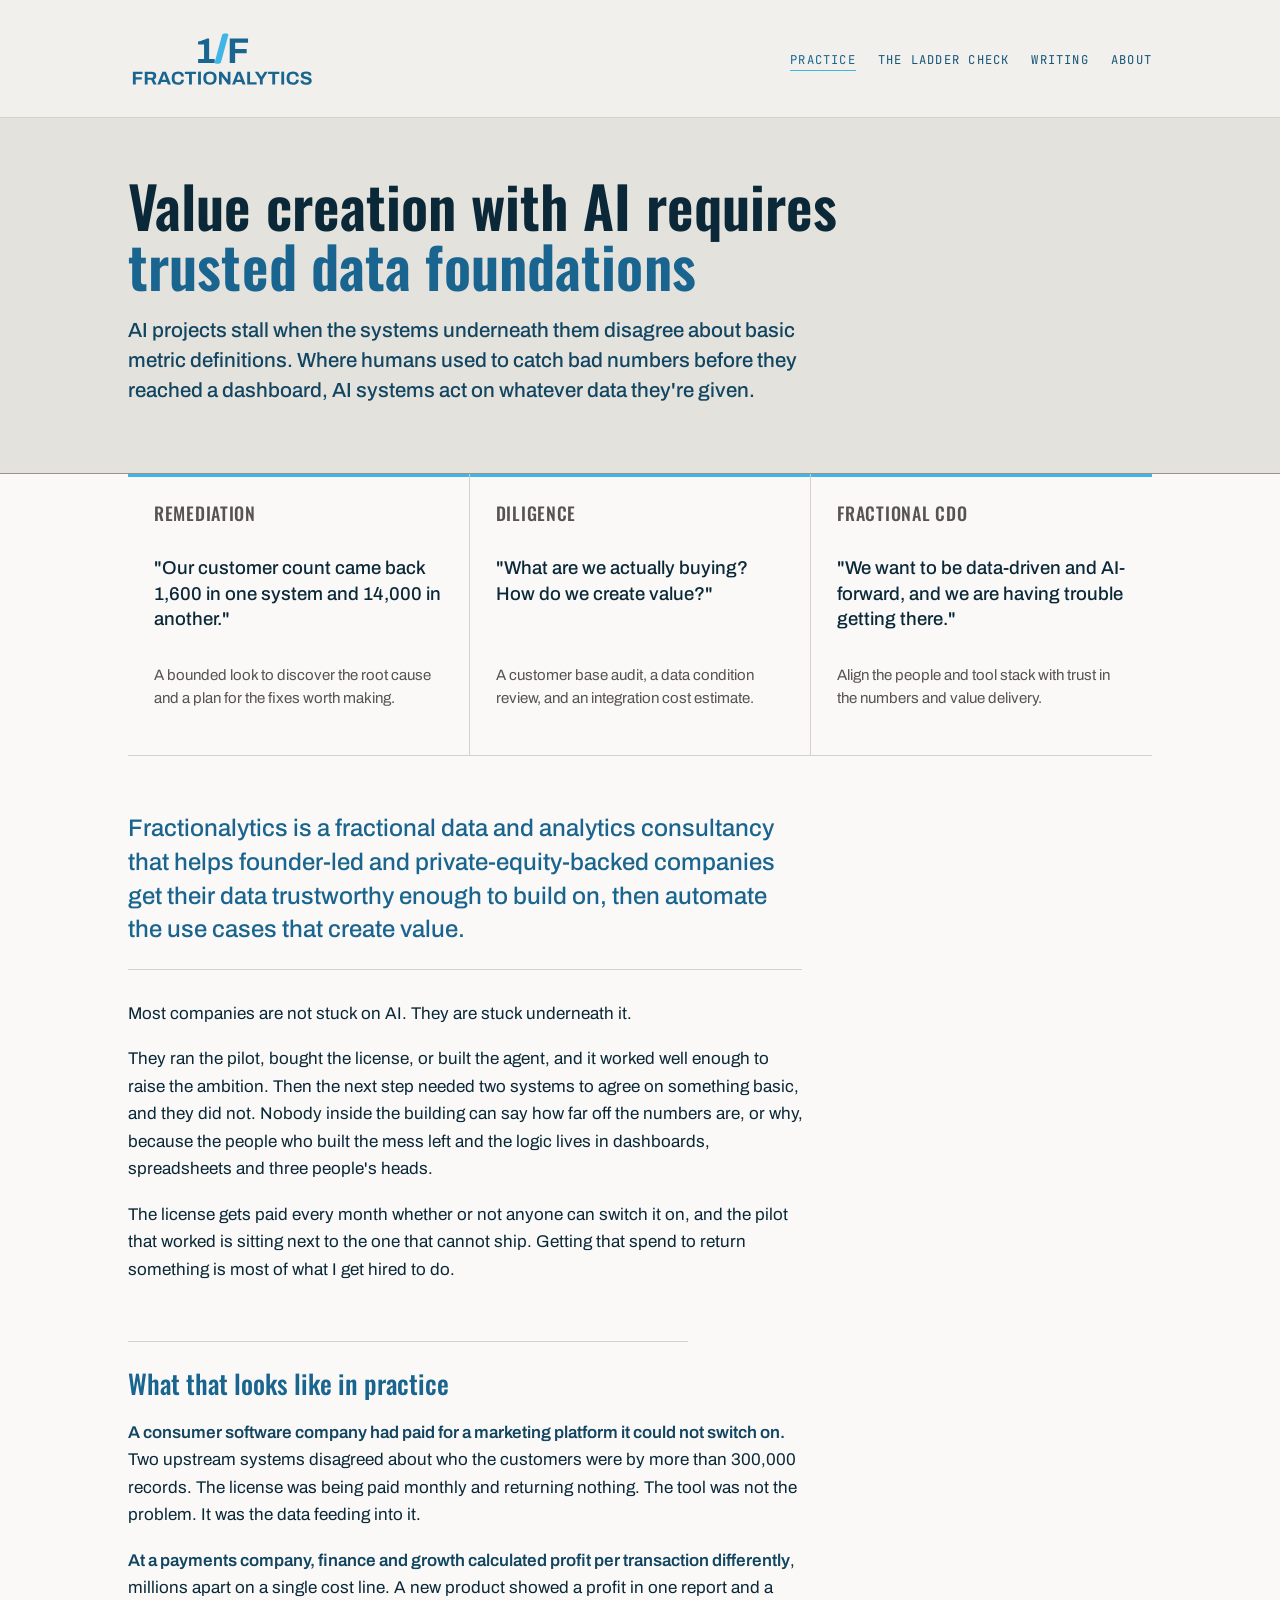
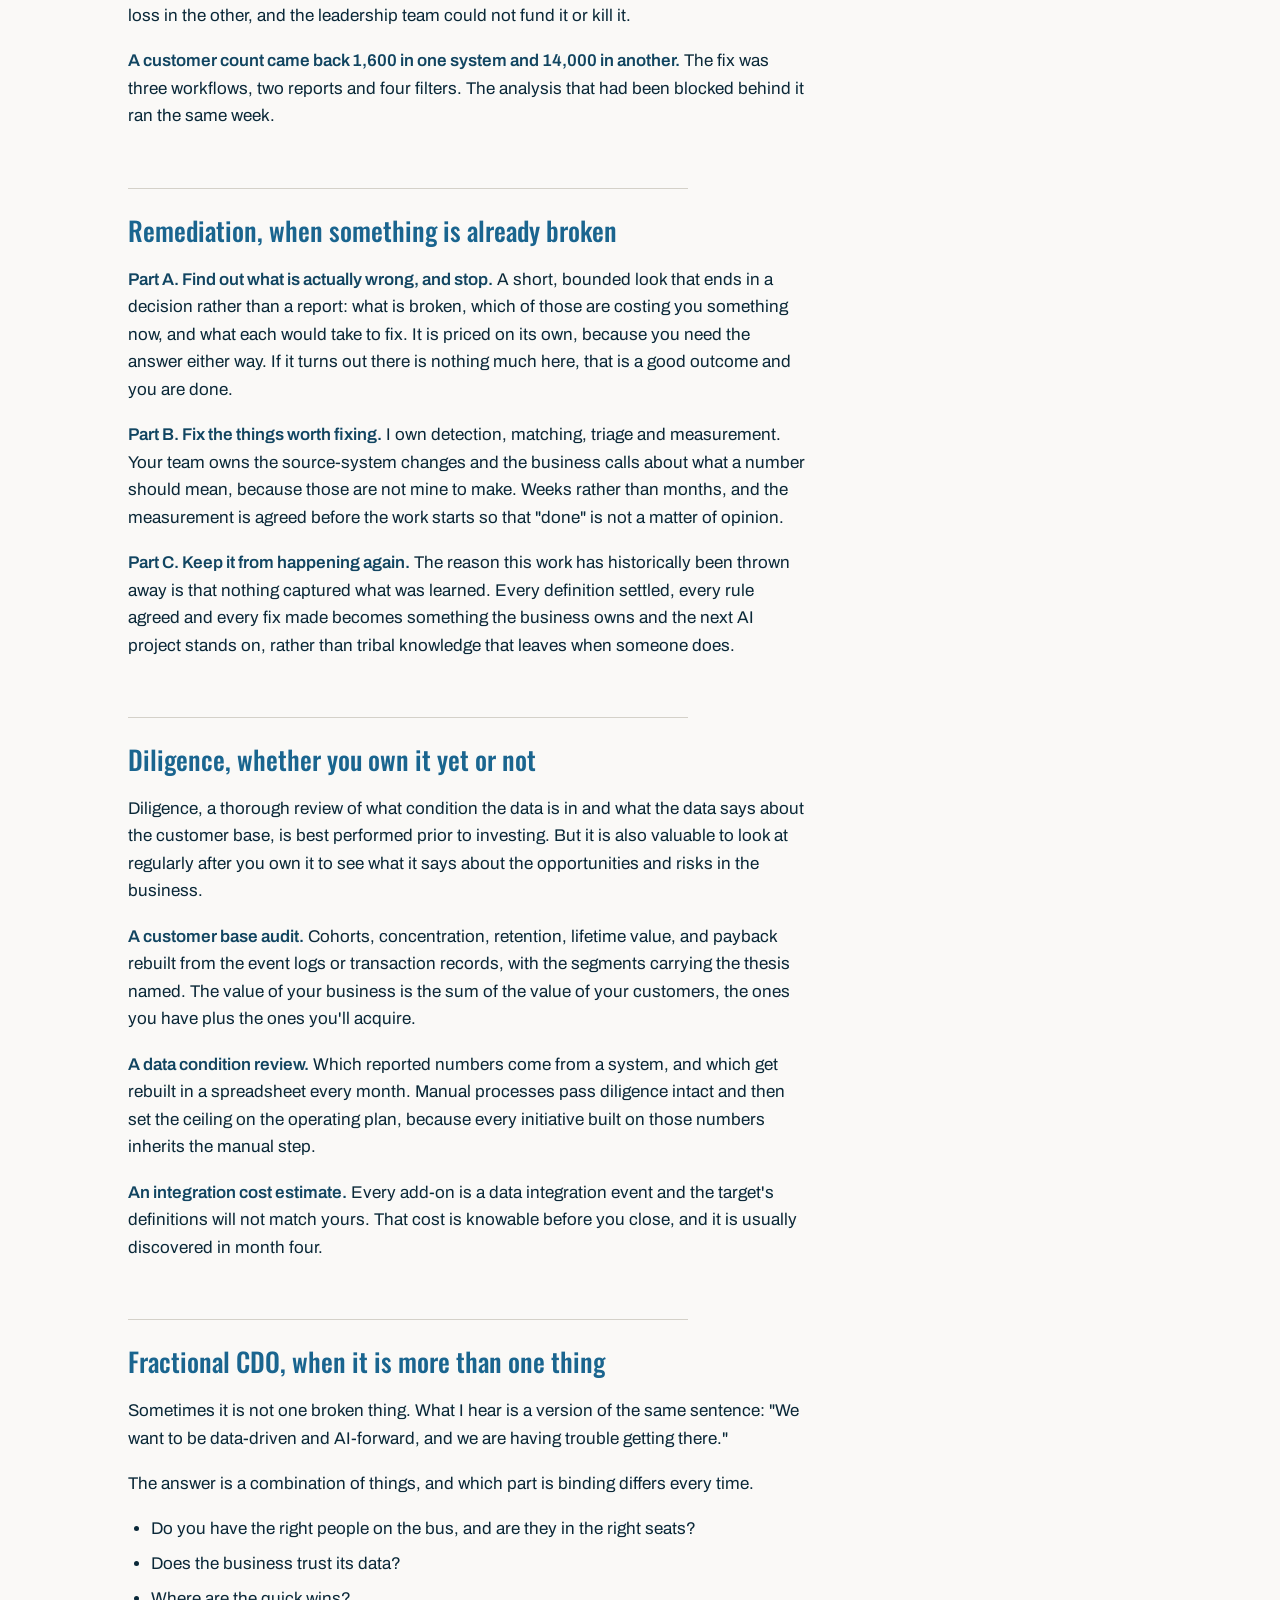
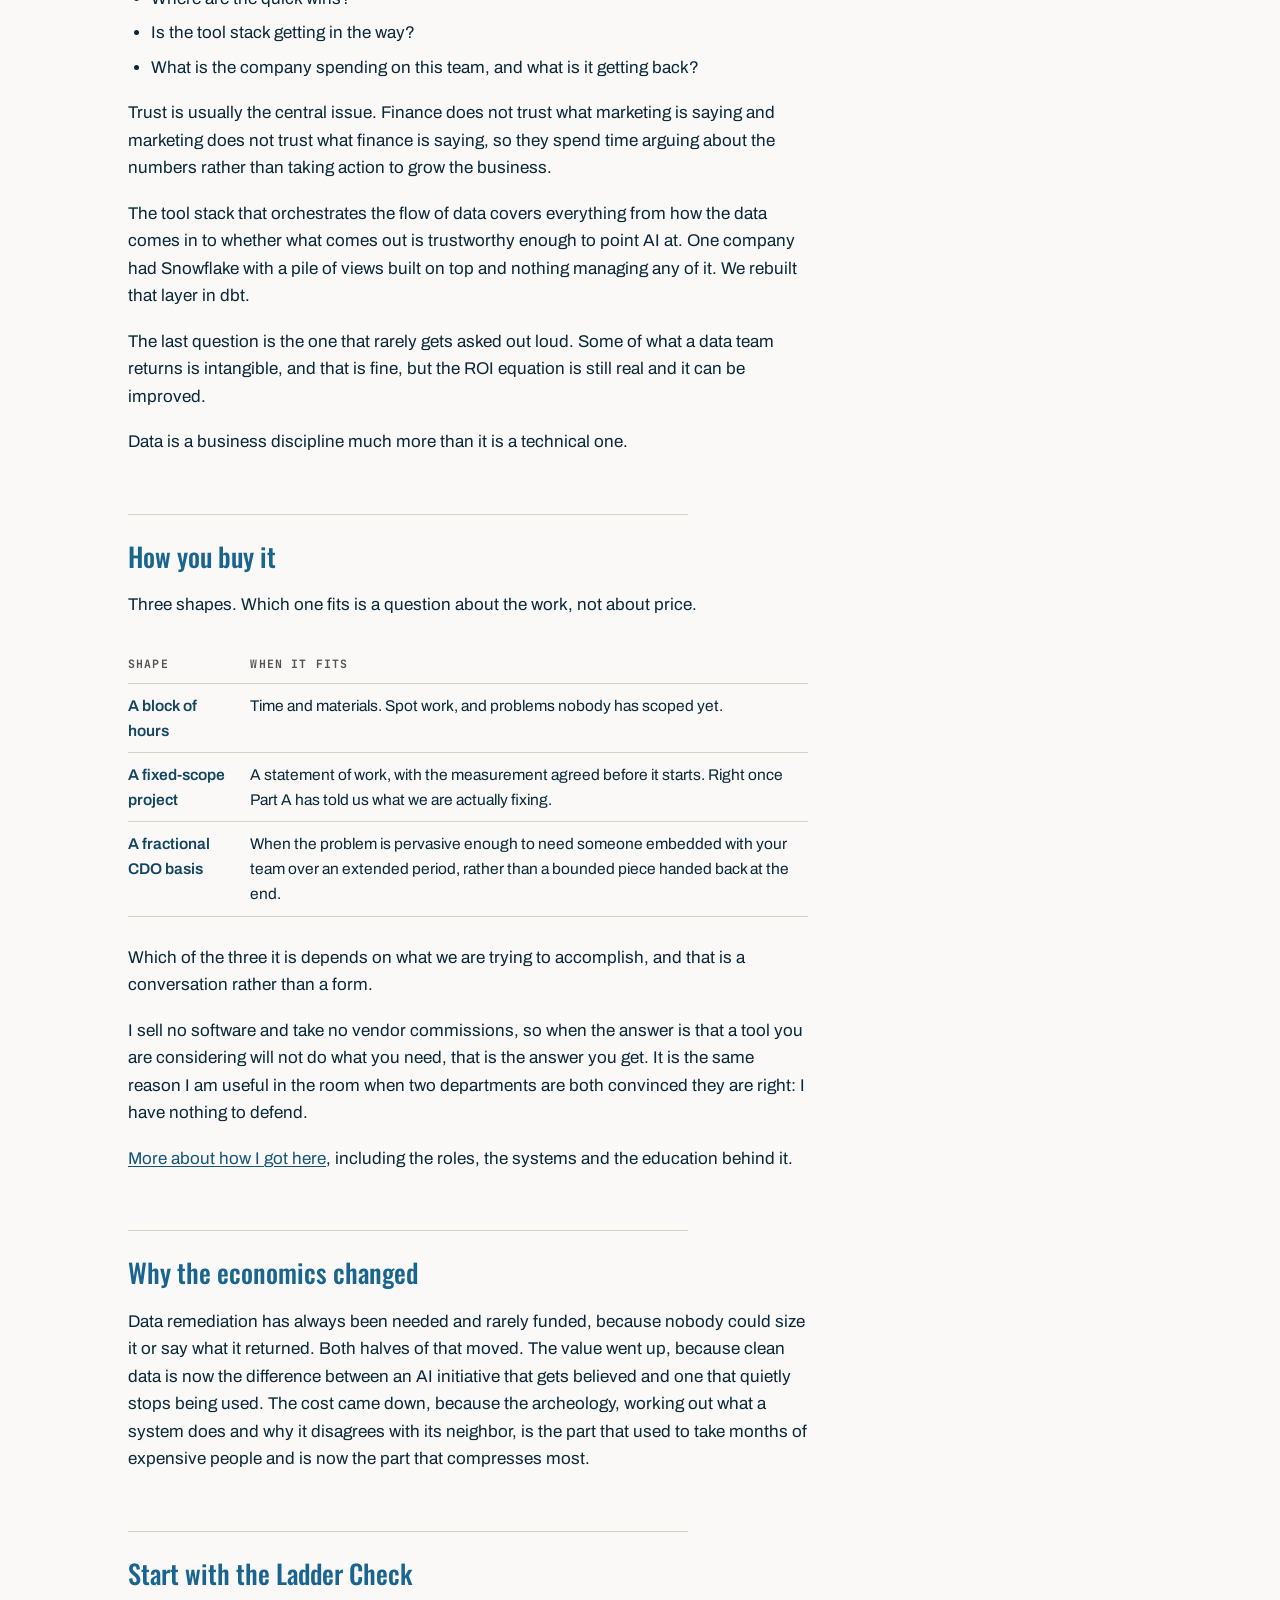
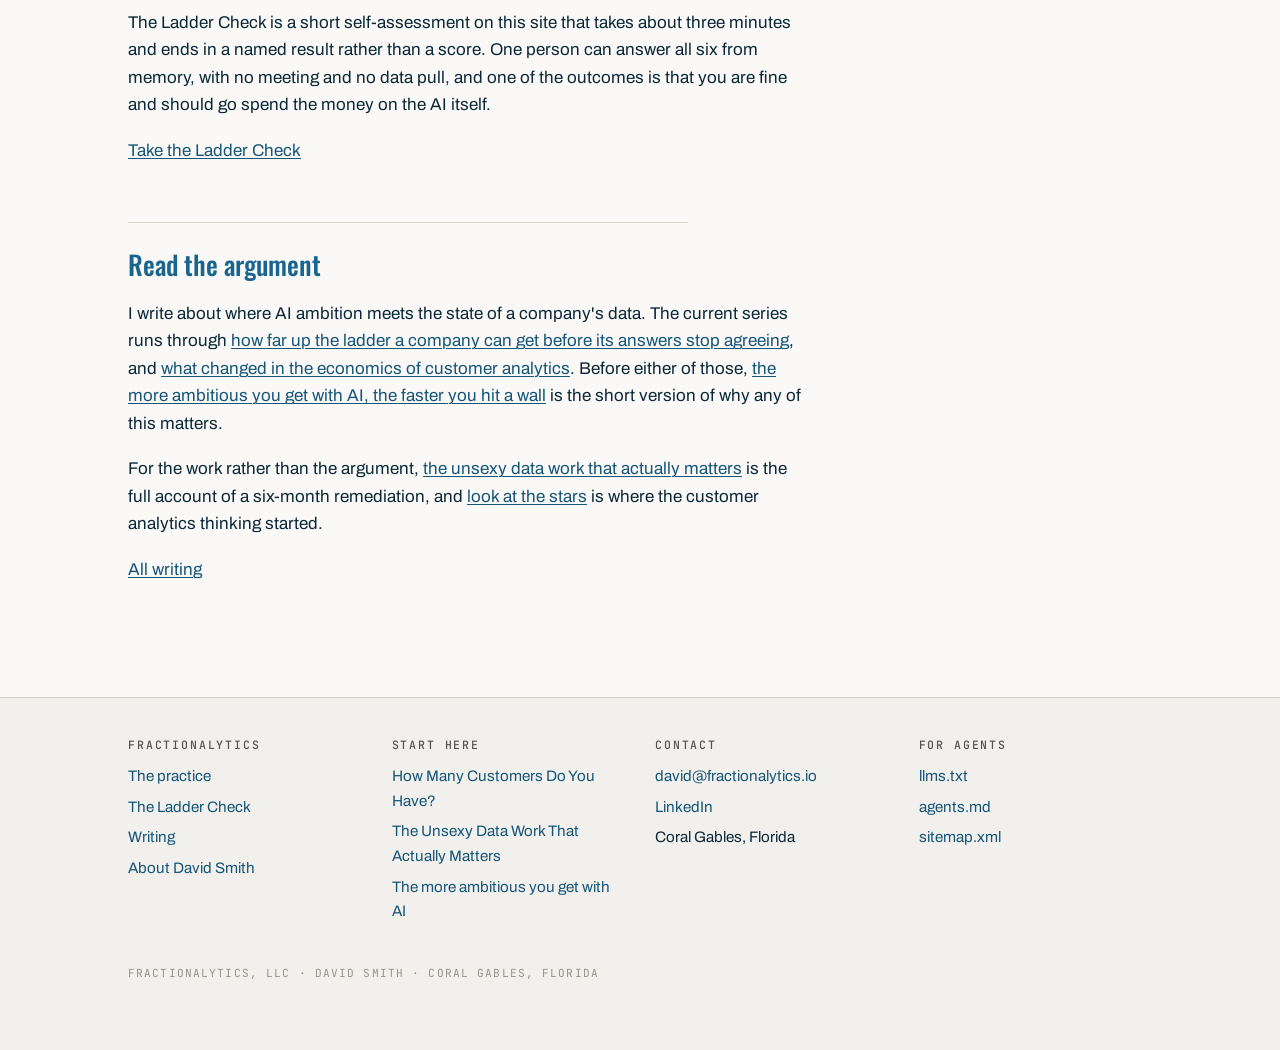
<file: index.html>
<!DOCTYPE html>
<html lang="en">
<head>
<meta charset="utf-8">
<meta name="viewport" content="width=device-width, initial-scale=1">
<title>Fractionalytics: AI strategy and the data foundation under it</title>
<meta name="description" content="Fractional CDO work for companies stuck past the pilot: AI strategy, the data foundation under it, and the systems to run it. David Smith, Coral Gables.">
<meta name="author" content="David Smith">
<meta name="robots" content="index, follow, max-snippet:-1, max-image-preview:large, max-video-preview:-1">
<link rel="canonical" href="https://fractionalytics.io/">
<meta property="og:type" content="website">
<meta property="og:site_name" content="Fractionalytics">
<meta property="og:locale" content="en_US">
<meta property="og:url" content="https://fractionalytics.io/">
<meta property="og:title" content="Fractionalytics: AI strategy and the data foundation under it">
<meta property="og:description" content="Fractional CDO work for companies stuck past the pilot: AI strategy, the data foundation under it, and the systems to run it. David Smith, Coral Gables.">
<meta property="og:image" content="https://fractionalytics.io/og-card-2026-07.png">
<meta property="og:image:width" content="2400">
<meta property="og:image:height" content="1260">
<meta property="og:image:alt" content="Fractionalytics: AI strategy, the data beneath it, and the systems to run it">
<meta name="twitter:card" content="summary_large_image">
<meta name="twitter:title" content="Fractionalytics: AI strategy and the data foundation under it">
<meta name="twitter:description" content="Fractional CDO work for companies stuck past the pilot: AI strategy, the data foundation under it, and the systems to run it. David Smith, Coral Gables.">
<meta name="twitter:image" content="https://fractionalytics.io/og-card-2026-07.png">
<link rel="icon" href="/favicon.svg" type="image/svg+xml">
<link rel="preconnect" href="https://fonts.googleapis.com">
<link rel="preconnect" href="https://fonts.gstatic.com" crossorigin>
<link rel="stylesheet" href="https://fonts.googleapis.com/css2?family=Oswald:wght@400;500;600&family=Archivo:wght@400;500;600&family=JetBrains+Mono:wght@400;500&display=swap">
<link rel="stylesheet" href="/styles.css?v=1cb3b368">
<link rel="sitemap" type="application/xml" href="/sitemap.xml">
<link rel="alternate" type="text/plain" href="/llms.txt" title="llms.txt">
<script type="application/ld+json">{"@context":"https://schema.org","@graph":[{"@type":"WebSite","@id":"https://fractionalytics.io/#website","url":"https://fractionalytics.io/","name":"Fractionalytics","description":"AI strategy, the data beneath it, and the systems to run it.","inLanguage":"en-US","publisher":{"@id":"https://fractionalytics.io/#organization"},"copyrightHolder":{"@id":"https://fractionalytics.io/#organization"}},{"@type":"ProfessionalService","@id":"https://fractionalytics.io/#organization","name":"Fractionalytics, LLC","alternateName":"Fractionalytics","url":"https://fractionalytics.io/","logo":{"@type":"ImageObject","url":"https://fractionalytics.io/logo-stack.svg","caption":"Fractionalytics"},"image":"https://fractionalytics.io/og-card-2026-07.png","email":"david@fractionalytics.io","slogan":"AI strategy, the data beneath it, and the systems to run it","description":"Fractional Chief Data Officer practice. Data strategy, foundations, remediation and customer analytics for companies moving on AI, whose ambitions have outrun the state of their data.","founder":{"@id":"https://fractionalytics.io/#david-smith"},"employee":{"@id":"https://fractionalytics.io/#david-smith"},"address":{"@type":"PostalAddress","addressLocality":"Coral Gables","addressRegion":"FL","addressCountry":"US"},"areaServed":[{"@type":"Country","name":"United States"},{"@type":"Place","name":"Latin America"},{"@type":"Place","name":"Europe"}],"knowsAbout":["AI readiness","Data strategy","Data foundations","Data remediation","Data quality","Entity resolution","Identity resolution","Fractional Chief Data Officer","Customer analytics","Customer lifetime value","Cohort analysis","Data diligence","Customer data platforms","Modern data stack","dbt","Snowflake","Databricks","BigQuery"],"sameAs":["https://www.linkedin.com/in/dksmith01/"]},{"@type":"Person","@id":"https://fractionalytics.io/#david-smith","name":"David Smith","givenName":"David","familyName":"Smith","jobTitle":"Fractional Chief Data Officer","description":"Fractional Chief Data Officer. Sets AI strategy with leadership teams, builds the data and systems underneath it, and ships the highest-leverage pieces.","url":"https://fractionalytics.io/about/","email":"david@fractionalytics.io","worksFor":{"@id":"https://fractionalytics.io/#organization"},"homeLocation":{"@type":"Place","name":"Coral Gables, Florida"},"alumniOf":[{"@type":"CollegeOrUniversity","name":"The Wharton School, University of Pennsylvania"},{"@type":"CollegeOrUniversity","name":"Rice University"}],"knowsLanguage":["en","es"],"knowsAbout":["AI readiness","Data strategy","Data foundations","Data remediation","Data quality","Entity resolution","Identity resolution","Fractional Chief Data Officer","Customer analytics","Customer lifetime value","Cohort analysis","Data diligence","Customer data platforms","Modern data stack","dbt","Snowflake","Databricks","BigQuery"],"sameAs":["https://www.linkedin.com/in/dksmith01/","https://www.youtube.com/watch?v=DdW_h7ugRhg"]},{"@type":"WebPage","@id":"https://fractionalytics.io/#webpage","url":"https://fractionalytics.io/","name":"Fractionalytics: AI strategy and the data foundation under it","description":"Fractional CDO work for companies stuck past the pilot: AI strategy, the data foundation under it, and the systems to run it. David Smith, Coral Gables.","isPartOf":{"@id":"https://fractionalytics.io/#website"},"about":{"@id":"https://fractionalytics.io/#organization"},"primaryImageOfPage":"https://fractionalytics.io/og-card-2026-07.png","inLanguage":"en-US","datePublished":"2026-06-17","dateModified":"2026-08-21"}]}</script>
</head>
<body>
<a class="skip-link" href="#main">Skip to content</a>
<header class="masthead">
<div class="masthead-inner">
<a href="/" aria-label="Fractionalytics home"><img class="logo" src="/logo-stack.svg" alt="Fractionalytics" width="327" height="102"></a>
<nav class="sitenav" aria-label="Primary"><ul><li><a href="/" aria-current="page">Practice</a></li><li><a href="/diagnostic/">The Ladder Check</a></li><li><a href="/writing/">Writing</a></li><li><a href="/about/">About</a></li></ul></nav>
</div>
</header>
<main id="main" class="homemain">
<section class="hero">
<div class="wrap hero-inner">
<h1 class="stacked"><span class="tline tline-1">Value creation with AI requires</span>
<span class="tline tline-2">trusted data foundations</span></h1>
<p class="lede">AI projects stall when the systems underneath them disagree about basic metric definitions. Where humans used to catch bad numbers before they reached a dashboard, AI systems act on whatever data they're given.</p>
</div>
</section>
<div class="wrap">
<ul class="cards offerings">
<li>
<h2><a href="#remediation-when-something-is-already-broken">Remediation</a></h2>
<p class="offering-hook">"Our customer count came back 1,600 in one system and 14,000 in another."</p>
<p class="offering-shape">A bounded look to discover the root cause and a plan for the fixes worth making.</p>
</li>
<li>
<h2><a href="#diligence-own-it">Diligence</a></h2>
<p class="offering-hook">"What are we actually buying? How do we create value?"</p>
<p class="offering-shape">A customer base audit, a data condition review, and an integration cost estimate.</p>
</li>
<li>
<h2><a href="#fractional-cdo-section">Fractional CDO</a></h2>
<p class="offering-hook">"We want to be data-driven and AI-forward, and we are having trouble getting there."</p>
<p class="offering-shape">Align the people and tool stack with trust in the numbers and value delivery.</p>
</li>
</ul>
</div>
<div class="wrap homebody">
<p class="identity">Fractionalytics is a fractional data and analytics consultancy that helps founder-led and private-equity-backed companies get their data trustworthy enough to build on, then automate the use cases that create value.</p>
<div class="prose">
<p>Most companies are not stuck on AI. They are stuck underneath it.</p>
<p>They ran the pilot, bought the license, or built the agent, and it worked well enough to raise the ambition. Then the next step needed two systems to agree on something basic, and they did not. Nobody inside the building can say how far off the numbers are, or why, because the people who built the mess left and the logic lives in dashboards, spreadsheets and three people's heads.</p>
<p>The license gets paid every month whether or not anyone can switch it on, and the pilot that worked is sitting next to the one that cannot ship. Getting that spend to return something is most of what I get hired to do.</p>
<h2 id="what-that-looks-like-in-practice">What that looks like in practice</h2>
<p><strong>A consumer software company had paid for a marketing platform it could not switch on.</strong> Two upstream systems disagreed about who the customers were by more than 300,000 records. The license was being paid monthly and returning nothing. The tool was not the problem. It was the data feeding into it.</p>
<p><strong>At a payments company, finance and growth calculated profit per transaction differently</strong>, millions apart on a single cost line. A new product showed a profit in one report and a loss in the other, and the leadership team could not fund it or kill it.</p>
<p><strong>A customer count came back 1,600 in one system and 14,000 in another.</strong> The fix was three workflows, two reports and four filters. The analysis that had been blocked behind it ran the same week.</p>
<h2 id="remediation-when-something-is-already-broken">Remediation, when something is already broken</h2>
<p><strong>Part A. Find out what is actually wrong, and stop.</strong> A short, bounded look that ends in a decision rather than a report: what is broken, which of those are costing you something now, and what each would take to fix. It is priced on its own, because you need the answer either way. If it turns out there is nothing much here, that is a good outcome and you are done.</p>
<p><strong>Part B. Fix the things worth fixing.</strong> I own detection, matching, triage and measurement. Your team owns the source-system changes and the business calls about what a number should mean, because those are not mine to make. Weeks rather than months, and the measurement is agreed before the work starts so that "done" is not a matter of opinion.</p>
<p><strong>Part C. Keep it from happening again.</strong> The reason this work has historically been thrown away is that nothing captured what was learned. Every definition settled, every rule agreed and every fix made becomes something the business owns and the next AI project stands on, rather than tribal knowledge that leaves when someone does.</p>
<h2 id="diligence-own-it">Diligence, whether you own it yet or not</h2>
<p>Diligence, a thorough review of what condition the data is in and what the data says about the customer base, is best performed prior to investing. But it is also valuable to look at regularly after you own it to see what it says about the opportunities and risks in the business.</p>
<p><strong>A customer base audit.</strong> Cohorts, concentration, retention, lifetime value, and payback rebuilt from the event logs or transaction records, with the segments carrying the thesis named. The value of your business is the sum of the value of your customers, the ones you have plus the ones you'll acquire.</p>
<p><strong>A data condition review.</strong> Which reported numbers come from a system, and which get rebuilt in a spreadsheet every month. Manual processes pass diligence intact and then set the ceiling on the operating plan, because every initiative built on those numbers inherits the manual step.</p>
<p><strong>An integration cost estimate.</strong> Every add-on is a data integration event and the target's definitions will not match yours. That cost is knowable before you close, and it is usually discovered in month four.</p>
<h2 id="fractional-cdo-section">Fractional CDO, when it is more than one thing</h2>
<p>Sometimes it is not one broken thing. What I hear is a version of the same sentence: "We want to be data-driven and AI-forward, and we are having trouble getting there."</p>
<p>The answer is a combination of things, and which part is binding differs every time.</p>
<ul>
<li>Do you have the right people on the bus, and are they in the right seats?</li>
<li>Does the business trust its data?</li>
<li>Where are the quick wins?</li>
<li>Is the tool stack getting in the way?</li>
<li>What is the company spending on this team, and what is it getting back?</li>
</ul>
<p>Trust is usually the central issue. Finance does not trust what marketing is saying and marketing does not trust what finance is saying, so they spend time arguing about the numbers rather than taking action to grow the business.</p>
<p>The tool stack that orchestrates the flow of data covers everything from how the data comes in to whether what comes out is trustworthy enough to point AI at. One company had Snowflake with a pile of views built on top and nothing managing any of it. We rebuilt that layer in dbt.</p>
<p>The last question is the one that rarely gets asked out loud. Some of what a data team returns is intangible, and that is fine, but the ROI equation is still real and it can be improved.</p>
<p>Data is a business discipline much more than it is a technical one.</p>
<h2 id="how-you-buy-it">How you buy it</h2>
<p>Three shapes. Which one fits is a question about the work, not about price.</p>
<div class="table-scroll"><table>
<thead><tr><th scope="col">Shape</th><th scope="col">When it fits</th></tr></thead>
<tbody>
<tr><th scope="row"><strong>A block of hours</strong></th><td>Time and materials. Spot work, and problems nobody has scoped yet.</td></tr>
<tr><th scope="row"><strong>A fixed-scope project</strong></th><td>A statement of work, with the measurement agreed before it starts. Right once Part A has told us what we are actually fixing.</td></tr>
<tr><th scope="row"><strong>A fractional CDO basis</strong></th><td>When the problem is pervasive enough to need someone embedded with your team over an extended period, rather than a bounded piece handed back at the end.</td></tr>
</tbody>
</table></div>
<p>Which of the three it is depends on what we are trying to accomplish, and that is a conversation rather than a form.</p>
<p>I sell no software and take no vendor commissions, so when the answer is that a tool you are considering will not do what you need, that is the answer you get. It is the same reason I am useful in the room when two departments are both convinced they are right: I have nothing to defend.</p>
<p><a href="/about/">More about how I got here</a>, including the roles, the systems and the education behind it.</p>
<h2 id="why-the-economics-changed">Why the economics changed</h2>
<p>Data remediation has always been needed and rarely funded, because nobody could size it or say what it returned. Both halves of that moved. The value went up, because clean data is now the difference between an AI initiative that gets believed and one that quietly stops being used. The cost came down, because the archeology, working out what a system does and why it disagrees with its neighbor, is the part that used to take months of expensive people and is now the part that compresses most.</p>
<h2 id="start-with-the-ladder-check">Start with the Ladder Check</h2>
<p>The Ladder Check is a short self-assessment on this site that takes about three minutes and ends in a named result rather than a score. One person can answer all six from memory, with no meeting and no data pull, and one of the outcomes is that you are fine and should go spend the money on the AI itself.</p>
<p><a href="/diagnostic/">Take the Ladder Check</a></p>
<h2 id="read-the-argument">Read the argument</h2>
<p>I write about where AI ambition meets the state of a company's data. The current series runs through <a href="/writing/how-many-customers-do-you-have/">how far up the ladder a company can get before its answers stop agreeing</a>, and <a href="/writing/customer-analytics-is-worth-another-look/">what changed in the economics of customer analytics</a>. Before either of those, <a href="/writing/the-more-ambitious-you-get-with-ai/">the more ambitious you get with AI, the faster you hit a wall</a> is the short version of why any of this matters.</p>
<p>For the work rather than the argument, <a href="/writing/the-unsexy-data-work-that-actually-matters/">the unsexy data work that actually matters</a> is the full account of a six-month remediation, and <a href="/writing/look-at-the-stars/">look at the stars</a> is where the customer analytics thinking started.</p>
<p><a href="/writing/">All writing</a></p>
</div>
</div>
</main>
<footer class="sitefooter">
<div class="wrap">
<div class="footer-grid">
<section>
<h2>Fractionalytics</h2>
<ul>
<li><a href="/">The practice</a></li>
<li><a href="/diagnostic/">The Ladder Check</a></li>
<li><a href="/writing/">Writing</a></li>
<li><a href="/about/">About David Smith</a></li>
</ul>
</section>
<section>
<h2>Start here</h2>
<ul>
<li><a href="/writing/how-many-customers-do-you-have/">How Many Customers Do You Have?</a></li>
<li><a href="/writing/the-unsexy-data-work-that-actually-matters/">The Unsexy Data Work That Actually Matters</a></li>
<li><a href="/writing/the-more-ambitious-you-get-with-ai/">The more ambitious you get with AI</a></li>
</ul>
</section>
<section>
<h2>Contact</h2>
<ul>
<li><a href="mailto:david@fractionalytics.io">david@fractionalytics.io</a></li>
<li><a href="https://www.linkedin.com/in/dksmith01/" rel="noopener">LinkedIn</a></li>
<li>Coral Gables, Florida</li>
</ul>
</section>
<section>
<h2>For agents</h2>
<ul>
<li><a href="/llms.txt">llms.txt</a></li>
<li><a href="/agents.md">agents.md</a></li>
<li><a href="/sitemap.xml">sitemap.xml</a></li>
</ul>
</section>
</div>
<p class="colophon">Fractionalytics, LLC &middot; David Smith &middot; Coral Gables, Florida</p>
</div>
</footer>

</body>
</html>
</file>
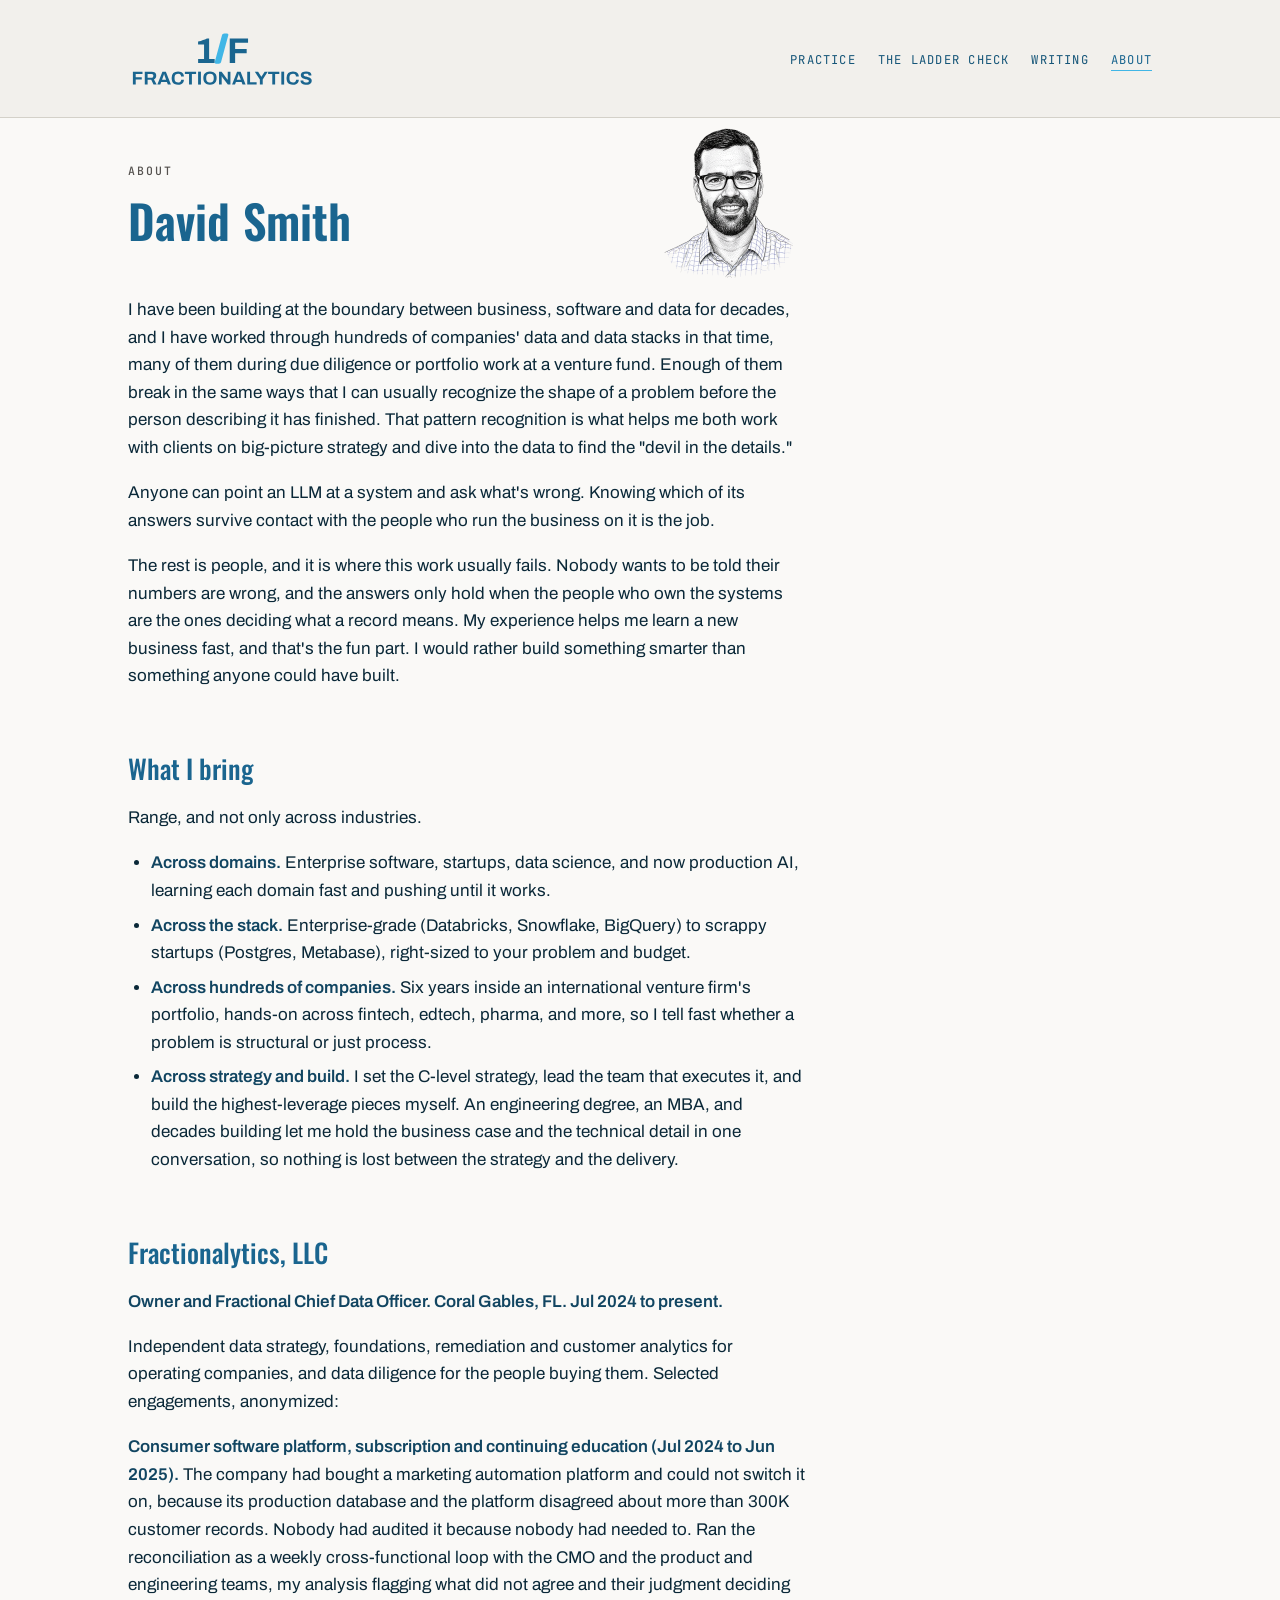
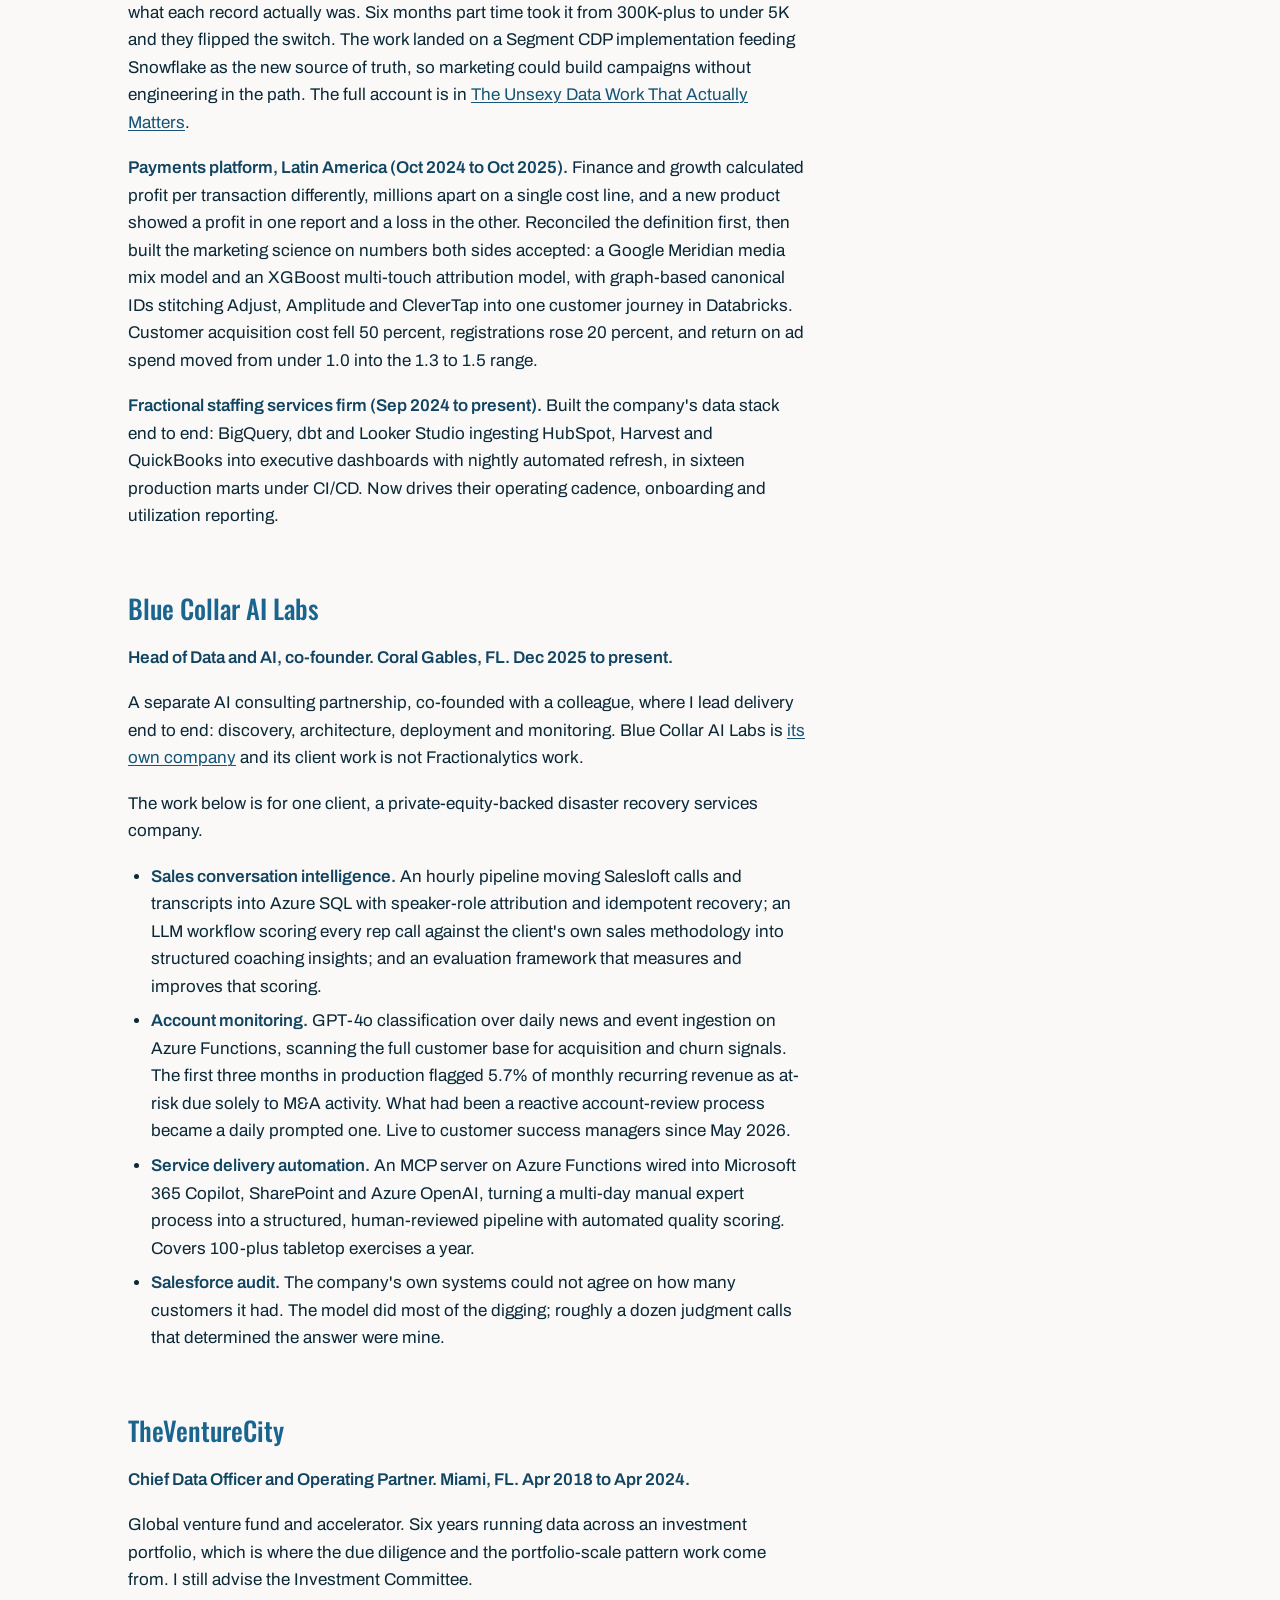
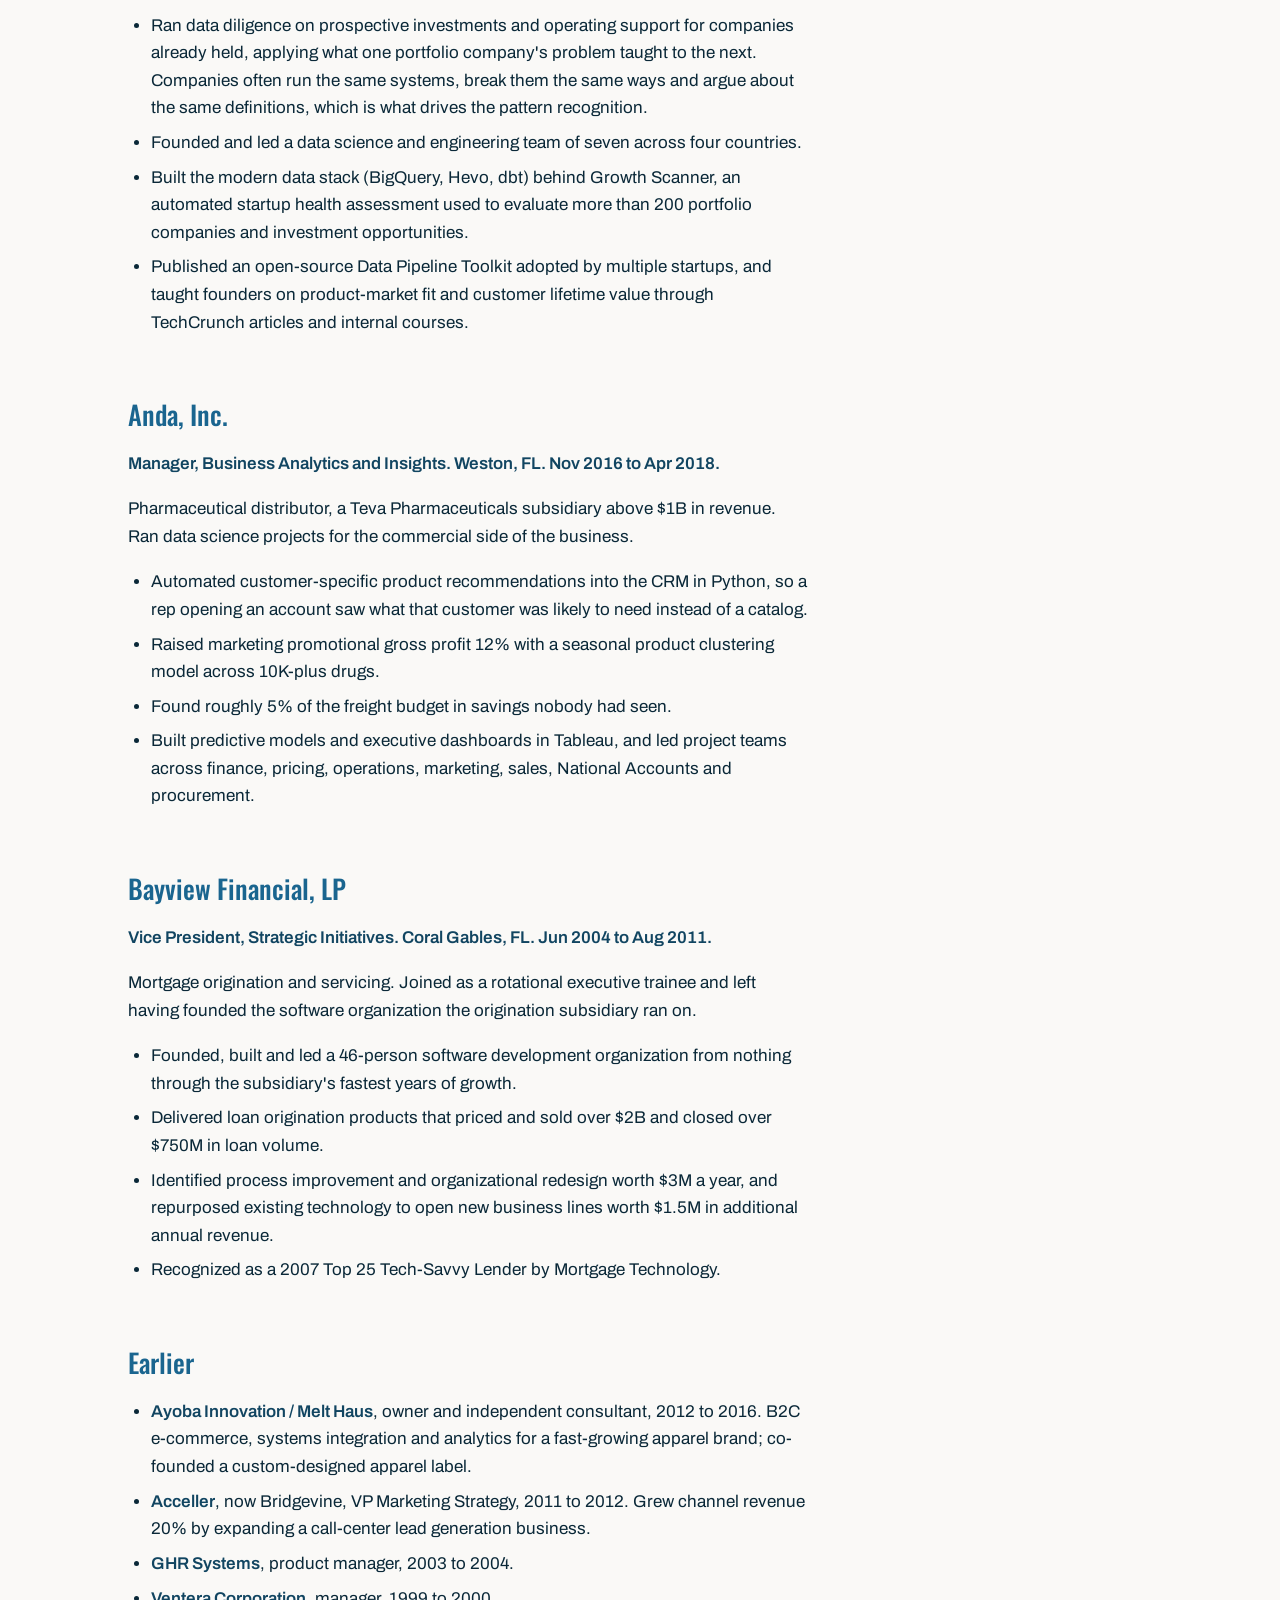
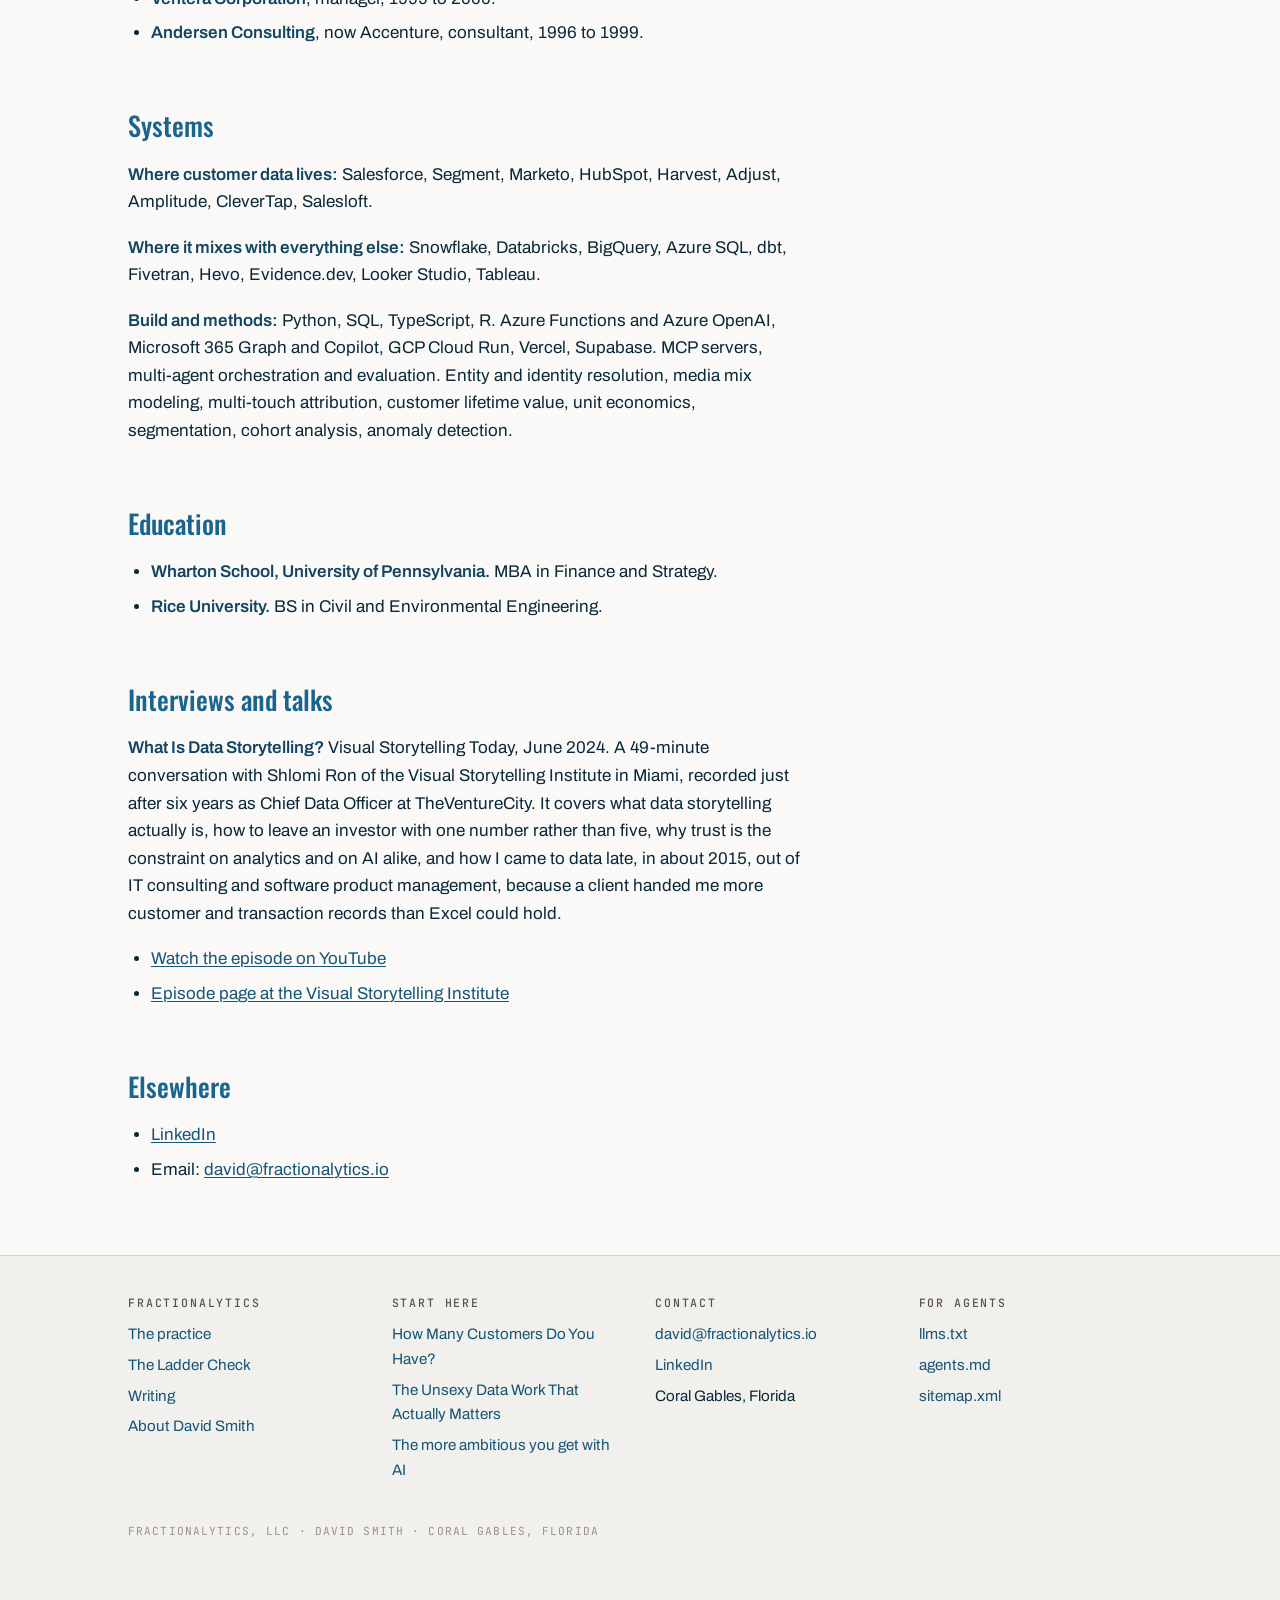
<file: about/index.html>
<!DOCTYPE html>
<html lang="en">
<head>
<meta charset="utf-8">
<meta name="viewport" content="width=device-width, initial-scale=1">
<title>About David Smith, Fractional CDO at Fractionalytics</title>
<meta name="description" content="David Smith, fractional CDO. Data strategy, foundations, remediation and customer analytics, across hundreds of companies in the US, Latin America and Europe.">
<meta name="author" content="David Smith">
<meta name="robots" content="index, follow, max-snippet:-1, max-image-preview:large, max-video-preview:-1">
<link rel="canonical" href="https://fractionalytics.io/about/">
<meta property="og:type" content="website">
<meta property="og:site_name" content="Fractionalytics">
<meta property="og:locale" content="en_US">
<meta property="og:url" content="https://fractionalytics.io/about/">
<meta property="og:title" content="About David Smith, Fractional CDO at Fractionalytics">
<meta property="og:description" content="David Smith, fractional CDO. Data strategy, foundations, remediation and customer analytics, across hundreds of companies in the US, Latin America and Europe.">
<meta property="og:image" content="https://fractionalytics.io/og-card-2026-07.png">
<meta property="og:image:width" content="2400">
<meta property="og:image:height" content="1260">
<meta property="og:image:alt" content="Fractionalytics: AI strategy, the data beneath it, and the systems to run it">
<meta name="twitter:card" content="summary_large_image">
<meta name="twitter:title" content="About David Smith, Fractional CDO at Fractionalytics">
<meta name="twitter:description" content="David Smith, fractional CDO. Data strategy, foundations, remediation and customer analytics, across hundreds of companies in the US, Latin America and Europe.">
<meta name="twitter:image" content="https://fractionalytics.io/og-card-2026-07.png">
<link rel="icon" href="/favicon.svg" type="image/svg+xml">
<link rel="preconnect" href="https://fonts.googleapis.com">
<link rel="preconnect" href="https://fonts.gstatic.com" crossorigin>
<link rel="stylesheet" href="https://fonts.googleapis.com/css2?family=Oswald:wght@400;500;600&family=Archivo:wght@400;500;600&family=JetBrains+Mono:wght@400;500&display=swap">
<link rel="stylesheet" href="/styles.css?v=1cb3b368">
<link rel="sitemap" type="application/xml" href="/sitemap.xml">
<link rel="alternate" type="text/plain" href="/llms.txt" title="llms.txt">
<script type="application/ld+json">{"@context":"https://schema.org","@graph":[{"@type":"WebSite","@id":"https://fractionalytics.io/#website","url":"https://fractionalytics.io/","name":"Fractionalytics","description":"AI strategy, the data beneath it, and the systems to run it.","inLanguage":"en-US","publisher":{"@id":"https://fractionalytics.io/#organization"},"copyrightHolder":{"@id":"https://fractionalytics.io/#organization"}},{"@type":"ProfessionalService","@id":"https://fractionalytics.io/#organization","name":"Fractionalytics, LLC","alternateName":"Fractionalytics","url":"https://fractionalytics.io/","logo":{"@type":"ImageObject","url":"https://fractionalytics.io/logo-stack.svg","caption":"Fractionalytics"},"image":"https://fractionalytics.io/og-card-2026-07.png","email":"david@fractionalytics.io","slogan":"AI strategy, the data beneath it, and the systems to run it","description":"Fractional Chief Data Officer practice. Data strategy, foundations, remediation and customer analytics for companies moving on AI, whose ambitions have outrun the state of their data.","founder":{"@id":"https://fractionalytics.io/#david-smith"},"employee":{"@id":"https://fractionalytics.io/#david-smith"},"address":{"@type":"PostalAddress","addressLocality":"Coral Gables","addressRegion":"FL","addressCountry":"US"},"areaServed":[{"@type":"Country","name":"United States"},{"@type":"Place","name":"Latin America"},{"@type":"Place","name":"Europe"}],"knowsAbout":["AI readiness","Data strategy","Data foundations","Data remediation","Data quality","Entity resolution","Identity resolution","Fractional Chief Data Officer","Customer analytics","Customer lifetime value","Cohort analysis","Data diligence","Customer data platforms","Modern data stack","dbt","Snowflake","Databricks","BigQuery"],"sameAs":["https://www.linkedin.com/in/dksmith01/"]},{"@type":"Person","@id":"https://fractionalytics.io/#david-smith","name":"David Smith","givenName":"David","familyName":"Smith","jobTitle":"Fractional Chief Data Officer","description":"Fractional Chief Data Officer. Sets AI strategy with leadership teams, builds the data and systems underneath it, and ships the highest-leverage pieces.","url":"https://fractionalytics.io/about/","email":"david@fractionalytics.io","worksFor":{"@id":"https://fractionalytics.io/#organization"},"homeLocation":{"@type":"Place","name":"Coral Gables, Florida"},"alumniOf":[{"@type":"CollegeOrUniversity","name":"The Wharton School, University of Pennsylvania"},{"@type":"CollegeOrUniversity","name":"Rice University"}],"knowsLanguage":["en","es"],"knowsAbout":["AI readiness","Data strategy","Data foundations","Data remediation","Data quality","Entity resolution","Identity resolution","Fractional Chief Data Officer","Customer analytics","Customer lifetime value","Cohort analysis","Data diligence","Customer data platforms","Modern data stack","dbt","Snowflake","Databricks","BigQuery"],"sameAs":["https://www.linkedin.com/in/dksmith01/","https://www.youtube.com/watch?v=DdW_h7ugRhg"]},{"@type":"ProfilePage","@id":"https://fractionalytics.io/about/#webpage","url":"https://fractionalytics.io/about/","name":"About David Smith, Fractional CDO at Fractionalytics","description":"David Smith, fractional CDO. Data strategy, foundations, remediation and customer analytics, across hundreds of companies in the US, Latin America and Europe.","isPartOf":{"@id":"https://fractionalytics.io/#website"},"mainEntity":{"@id":"https://fractionalytics.io/#david-smith"},"inLanguage":"en-US","datePublished":"2026-08-20","dateModified":"2026-08-21"},{"@type":"PodcastEpisode","@id":"https://fractionalytics.io/about/#podcast-data-storytelling","name":"What Is Data Storytelling?","datePublished":"2024-06-13","timeRequired":"PT49M28S","description":"David Smith on the Visual Storytelling Today podcast with Shlomi Ron: what data storytelling is, why trust is the constraint on analytics and AI alike, and leaving an audience with one number rather than five.","url":"https://www.youtube.com/watch?v=DdW_h7ugRhg","partOfSeries":{"@type":"PodcastSeries","name":"Visual Storytelling Today","url":"https://www.visualstorytell.com/blog/what-is-data-storytelling"},"actor":{"@id":"https://fractionalytics.io/#david-smith"},"author":{"@type":"Person","name":"Shlomi Ron"}},{"@type":"BreadcrumbList","@id":"https://fractionalytics.io/about/#breadcrumb","itemListElement":[{"@type":"ListItem","position":1,"name":"Home","item":"https://fractionalytics.io/"},{"@type":"ListItem","position":2,"name":"About","item":"https://fractionalytics.io/about/"}]}]}</script>
</head>
<body>
<a class="skip-link" href="#main">Skip to content</a>
<header class="masthead">
<div class="masthead-inner">
<a href="/" aria-label="Fractionalytics home"><img class="logo" src="/logo-stack.svg" alt="Fractionalytics" width="327" height="102"></a>
<nav class="sitenav" aria-label="Primary"><ul><li><a href="/">Practice</a></li><li><a href="/diagnostic/">The Ladder Check</a></li><li><a href="/writing/">Writing</a></li><li><a href="/about/" aria-current="page">About</a></li></ul></nav>
</div>
</header>
<main id="main" class="wrap">
<article class="prose">
<header class="page-head">
<div class="page-head-text">
<p class="eyebrow">About</p>
<h1>David Smith</h1>
</div>
<img class="headshot" src="/headshot-david.png" alt="Pen-and-ink stipple portrait of David Smith" width="320" height="320">
</header>

<p>I have been building at the boundary between business, software and data for decades, and I have worked through hundreds of companies' data and data stacks in that time, many of them during due diligence or portfolio work at a venture fund. Enough of them break in the same ways that I can usually recognize the shape of a problem before the person describing it has finished. That pattern recognition is what helps me both work with clients on big-picture strategy and dive into the data to find the "devil in the details."</p>
<p>Anyone can point an LLM at a system and ask what's wrong. Knowing which of its answers survive contact with the people who run the business on it is the job.</p>
<p>The rest is people, and it is where this work usually fails. Nobody wants to be told their numbers are wrong, and the answers only hold when the people who own the systems are the ones deciding what a record means. My experience helps me learn a new business fast, and that's the fun part. I would rather build something smarter than something anyone could have built.</p>
<h2 id="what-i-bring">What I bring</h2>
<p>Range, and not only across industries.</p>
<ul>
<li><strong>Across domains.</strong> Enterprise software, startups, data science, and now production AI, learning each domain fast and pushing until it works.</li>
<li><strong>Across the stack.</strong> Enterprise-grade (Databricks, Snowflake, BigQuery) to scrappy startups (Postgres, Metabase), right-sized to your problem and budget.</li>
<li><strong>Across hundreds of companies.</strong> Six years inside an international venture firm's portfolio, hands-on across fintech, edtech, pharma, and more, so I tell fast whether a problem is structural or just process.</li>
<li><strong>Across strategy and build.</strong> I set the C-level strategy, lead the team that executes it, and build the highest-leverage pieces myself. An engineering degree, an MBA, and decades building let me hold the business case and the technical detail in one conversation, so nothing is lost between the strategy and the delivery.</li>
</ul>
<h2 id="fractionalytics-llc">Fractionalytics, LLC</h2>
<p><strong>Owner and Fractional Chief Data Officer. Coral Gables, FL. Jul 2024 to present.</strong></p>
<p>Independent data strategy, foundations, remediation and customer analytics for operating companies, and data diligence for the people buying them. Selected engagements, anonymized:</p>
<p><strong>Consumer software platform, subscription and continuing education (Jul 2024 to Jun 2025).</strong> The company had bought a marketing automation platform and could not switch it on, because its production database and the platform disagreed about more than 300K customer records. Nobody had audited it because nobody had needed to. Ran the reconciliation as a weekly cross-functional loop with the CMO and the product and engineering teams, my analysis flagging what did not agree and their judgment deciding what each record actually was. Six months part time took it from 300K-plus to under 5K and they flipped the switch. The work landed on a Segment CDP implementation feeding Snowflake as the new source of truth, so marketing could build campaigns without engineering in the path. The full account is in <a href="/writing/the-unsexy-data-work-that-actually-matters/">The Unsexy Data Work That Actually Matters</a>.</p>
<p><strong>Payments platform, Latin America (Oct 2024 to Oct 2025).</strong> Finance and growth calculated profit per transaction differently, millions apart on a single cost line, and a new product showed a profit in one report and a loss in the other. Reconciled the definition first, then built the marketing science on numbers both sides accepted: a Google Meridian media mix model and an XGBoost multi-touch attribution model, with graph-based canonical IDs stitching Adjust, Amplitude and CleverTap into one customer journey in Databricks. Customer acquisition cost fell 50 percent, registrations rose 20 percent, and return on ad spend moved from under 1.0 into the 1.3 to 1.5 range.</p>
<p><strong>Fractional staffing services firm (Sep 2024 to present).</strong> Built the company's data stack end to end: BigQuery, dbt and Looker Studio ingesting HubSpot, Harvest and QuickBooks into executive dashboards with nightly automated refresh, in sixteen production marts under CI/CD. Now drives their operating cadence, onboarding and utilization reporting.</p>
<h2 id="blue-collar-ai-labs">Blue Collar AI Labs</h2>
<p><strong>Head of Data and AI, co-founder. Coral Gables, FL. Dec 2025 to present.</strong></p>
<p>A separate AI consulting partnership, co-founded with a colleague, where I lead delivery end to end: discovery, architecture, deployment and monitoring. Blue Collar AI Labs is <a href="https://bluecollarailabs.com/" rel="noopener">its own company</a> and its client work is not Fractionalytics work.</p>
<p>The work below is for one client, a private-equity-backed disaster recovery services company.</p>
<ul>
<li><strong>Sales conversation intelligence.</strong> An hourly pipeline moving Salesloft calls and transcripts into Azure SQL with speaker-role attribution and idempotent recovery; an LLM workflow scoring every rep call against the client's own sales methodology into structured coaching insights; and an evaluation framework that measures and improves that scoring.</li>
<li><strong>Account monitoring.</strong> GPT-4o classification over daily news and event ingestion on Azure Functions, scanning the full customer base for acquisition and churn signals. The first three months in production flagged 5.7% of monthly recurring revenue as at-risk due solely to M&amp;A activity. What had been a reactive account-review process became a daily prompted one. Live to customer success managers since May 2026.</li>
<li><strong>Service delivery automation.</strong> An MCP server on Azure Functions wired into Microsoft 365 Copilot, SharePoint and Azure OpenAI, turning a multi-day manual expert process into a structured, human-reviewed pipeline with automated quality scoring. Covers 100-plus tabletop exercises a year.</li>
<li><strong>Salesforce audit.</strong> The company's own systems could not agree on how many customers it had. The model did most of the digging; roughly a dozen judgment calls that determined the answer were mine.</li>
</ul>
<h2 id="theventurecity">TheVentureCity</h2>
<p><strong>Chief Data Officer and Operating Partner. Miami, FL. Apr 2018 to Apr 2024.</strong></p>
<p>Global venture fund and accelerator. Six years running data across an investment portfolio, which is where the due diligence and the portfolio-scale pattern work come from. I still advise the Investment Committee.</p>
<ul>
<li>Ran data diligence on prospective investments and operating support for companies already held, applying what one portfolio company's problem taught to the next. Companies often run the same systems, break them the same ways and argue about the same definitions, which is what drives the pattern recognition.</li>
<li>Founded and led a data science and engineering team of seven across four countries.</li>
<li>Built the modern data stack (BigQuery, Hevo, dbt) behind Growth Scanner, an automated startup health assessment used to evaluate more than 200 portfolio companies and investment opportunities.</li>
<li>Published an open-source Data Pipeline Toolkit adopted by multiple startups, and taught founders on product-market fit and customer lifetime value through TechCrunch articles and internal courses.</li>
</ul>
<h2 id="anda-inc">Anda, Inc.</h2>
<p><strong>Manager, Business Analytics and Insights. Weston, FL. Nov 2016 to Apr 2018.</strong></p>
<p>Pharmaceutical distributor, a Teva Pharmaceuticals subsidiary above $1B in revenue. Ran data science projects for the commercial side of the business.</p>
<ul>
<li>Automated customer-specific product recommendations into the CRM in Python, so a rep opening an account saw what that customer was likely to need instead of a catalog.</li>
<li>Raised marketing promotional gross profit 12% with a seasonal product clustering model across 10K-plus drugs.</li>
<li>Found roughly 5% of the freight budget in savings nobody had seen.</li>
<li>Built predictive models and executive dashboards in Tableau, and led project teams across finance, pricing, operations, marketing, sales, National Accounts and procurement.</li>
</ul>
<h2 id="bayview-financial-lp">Bayview Financial, LP</h2>
<p><strong>Vice President, Strategic Initiatives. Coral Gables, FL. Jun 2004 to Aug 2011.</strong></p>
<p>Mortgage origination and servicing. Joined as a rotational executive trainee and left having founded the software organization the origination subsidiary ran on.</p>
<ul>
<li>Founded, built and led a 46-person software development organization from nothing through the subsidiary's fastest years of growth.</li>
<li>Delivered loan origination products that priced and sold over $2B and closed over $750M in loan volume.</li>
<li>Identified process improvement and organizational redesign worth $3M a year, and repurposed existing technology to open new business lines worth $1.5M in additional annual revenue.</li>
<li>Recognized as a 2007 Top 25 Tech-Savvy Lender by Mortgage Technology.</li>
</ul>
<h2 id="earlier">Earlier</h2>
<ul>
<li><strong>Ayoba Innovation / Melt Haus</strong>, owner and independent consultant, 2012 to 2016. B2C e-commerce, systems integration and analytics for a fast-growing apparel brand; co-founded a custom-designed apparel label.</li>
<li><strong>Acceller</strong>, now Bridgevine, VP Marketing Strategy, 2011 to 2012. Grew channel revenue 20% by expanding a call-center lead generation business.</li>
<li><strong>GHR Systems</strong>, product manager, 2003 to 2004.</li>
<li><strong>Ventera Corporation</strong>, manager, 1999 to 2000.</li>
<li><strong>Andersen Consulting</strong>, now Accenture, consultant, 1996 to 1999.</li>
</ul>
<h2 id="systems">Systems</h2>
<p><strong>Where customer data lives:</strong> Salesforce, Segment, Marketo, HubSpot, Harvest, Adjust, Amplitude, CleverTap, Salesloft.</p>
<p><strong>Where it mixes with everything else:</strong> Snowflake, Databricks, BigQuery, Azure SQL, dbt, Fivetran, Hevo, Evidence.dev, Looker Studio, Tableau.</p>
<p><strong>Build and methods:</strong> Python, SQL, TypeScript, R. Azure Functions and Azure OpenAI, Microsoft 365 Graph and Copilot, GCP Cloud Run, Vercel, Supabase. MCP servers, multi-agent orchestration and evaluation. Entity and identity resolution, media mix modeling, multi-touch attribution, customer lifetime value, unit economics, segmentation, cohort analysis, anomaly detection.</p>
<h2 id="education">Education</h2>
<ul>
<li><strong>Wharton School, University of Pennsylvania.</strong> MBA in Finance and Strategy.</li>
<li><strong>Rice University.</strong> BS in Civil and Environmental Engineering.</li>
</ul>
<h2 id="interviews-and-talks">Interviews and talks</h2>
<p><strong>What Is Data Storytelling?</strong> Visual Storytelling Today, June 2024. A 49-minute conversation with Shlomi Ron of the Visual Storytelling Institute in Miami, recorded just after six years as Chief Data Officer at TheVentureCity. It covers what data storytelling actually is, how to leave an investor with one number rather than five, why trust is the constraint on analytics and on AI alike, and how I came to data late, in about 2015, out of IT consulting and software product management, because a client handed me more customer and transaction records than Excel could hold.</p>
<ul>
<li><a href="https://www.youtube.com/watch?v=DdW_h7ugRhg" rel="noopener">Watch the episode on YouTube</a></li>
<li><a href="https://www.visualstorytell.com/blog/what-is-data-storytelling" rel="noopener">Episode page at the Visual Storytelling Institute</a></li>
</ul>
<h2 id="elsewhere">Elsewhere</h2>
<ul>
<li><a href="https://www.linkedin.com/in/dksmith01/" rel="noopener">LinkedIn</a></li>
<li>Email: <a href="mailto:david@fractionalytics.io">david@fractionalytics.io</a></li>
</ul>
</article>
</main>
<footer class="sitefooter">
<div class="wrap">
<div class="footer-grid">
<section>
<h2>Fractionalytics</h2>
<ul>
<li><a href="/">The practice</a></li>
<li><a href="/diagnostic/">The Ladder Check</a></li>
<li><a href="/writing/">Writing</a></li>
<li><a href="/about/">About David Smith</a></li>
</ul>
</section>
<section>
<h2>Start here</h2>
<ul>
<li><a href="/writing/how-many-customers-do-you-have/">How Many Customers Do You Have?</a></li>
<li><a href="/writing/the-unsexy-data-work-that-actually-matters/">The Unsexy Data Work That Actually Matters</a></li>
<li><a href="/writing/the-more-ambitious-you-get-with-ai/">The more ambitious you get with AI</a></li>
</ul>
</section>
<section>
<h2>Contact</h2>
<ul>
<li><a href="mailto:david@fractionalytics.io">david@fractionalytics.io</a></li>
<li><a href="https://www.linkedin.com/in/dksmith01/" rel="noopener">LinkedIn</a></li>
<li>Coral Gables, Florida</li>
</ul>
</section>
<section>
<h2>For agents</h2>
<ul>
<li><a href="/llms.txt">llms.txt</a></li>
<li><a href="/agents.md">agents.md</a></li>
<li><a href="/sitemap.xml">sitemap.xml</a></li>
</ul>
</section>
</div>
<p class="colophon">Fractionalytics, LLC &middot; David Smith &middot; Coral Gables, Florida</p>
</div>
</footer>

</body>
</html>
</file>
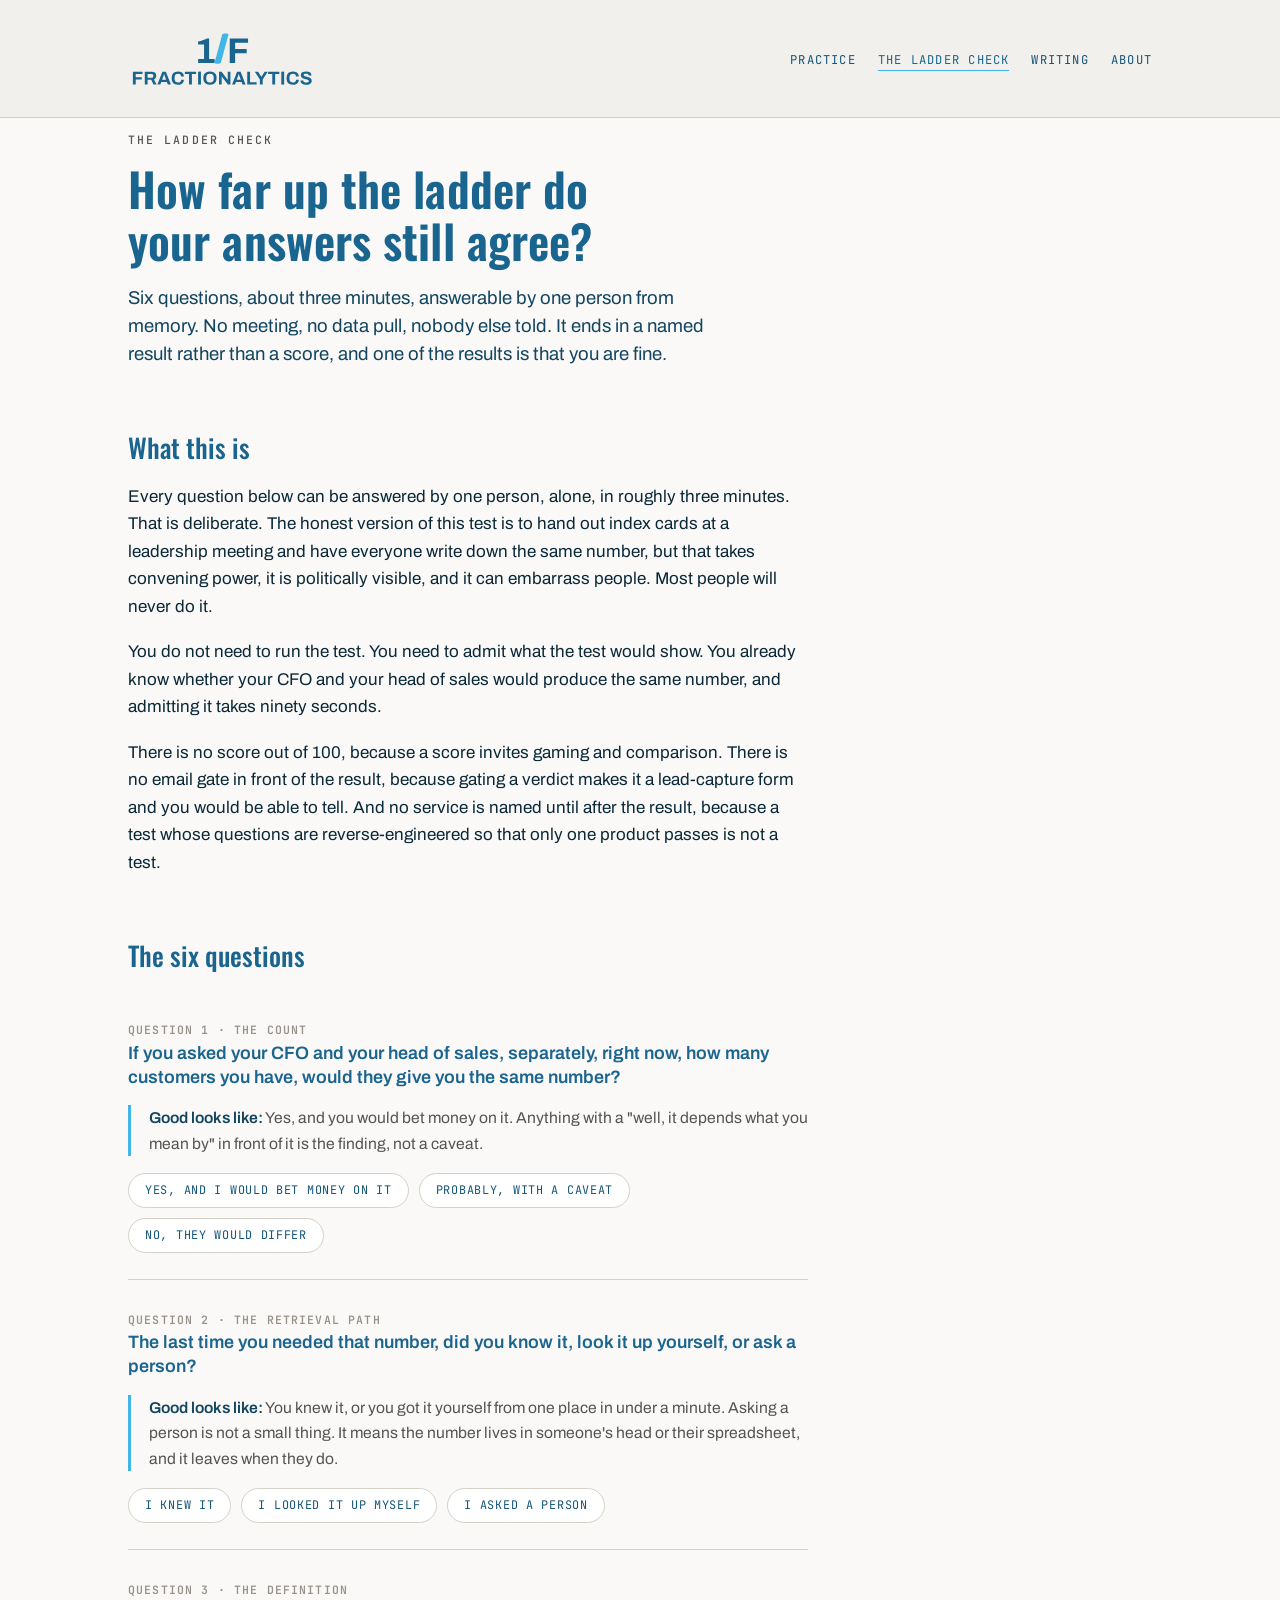
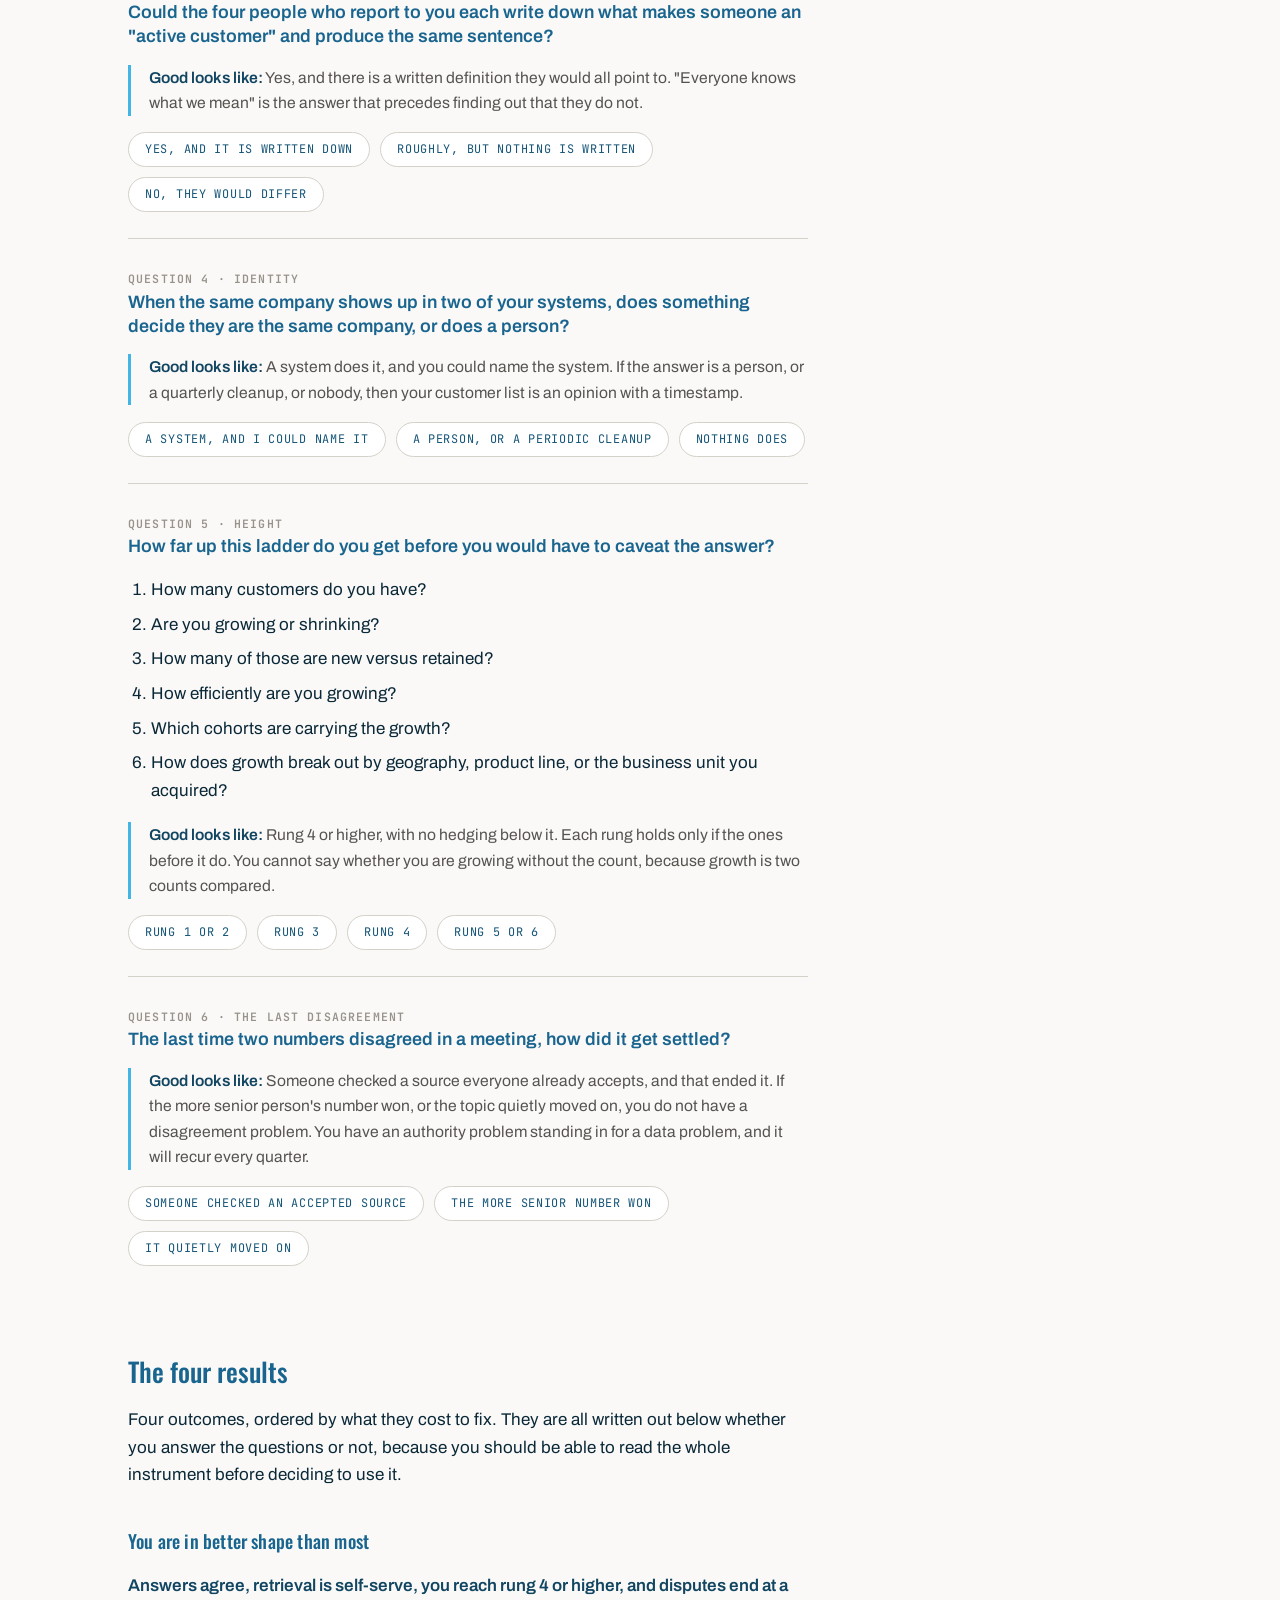
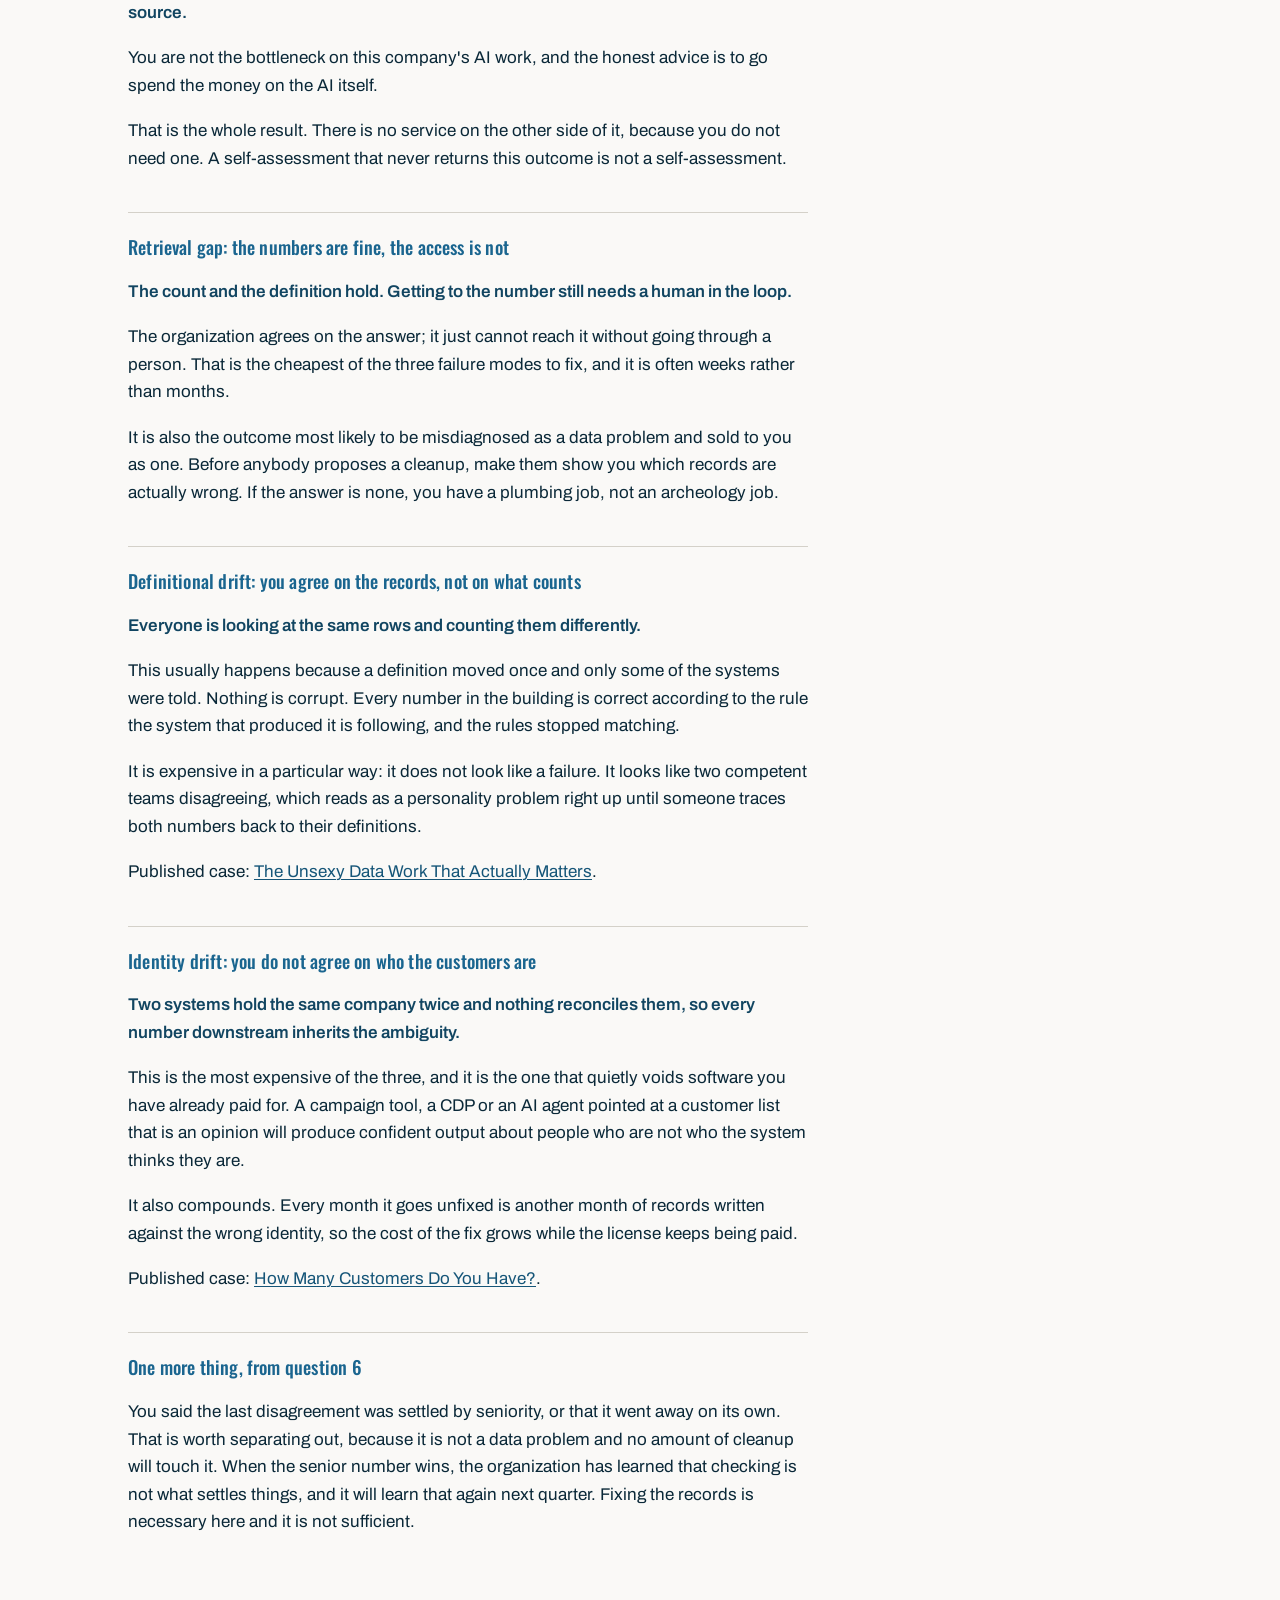
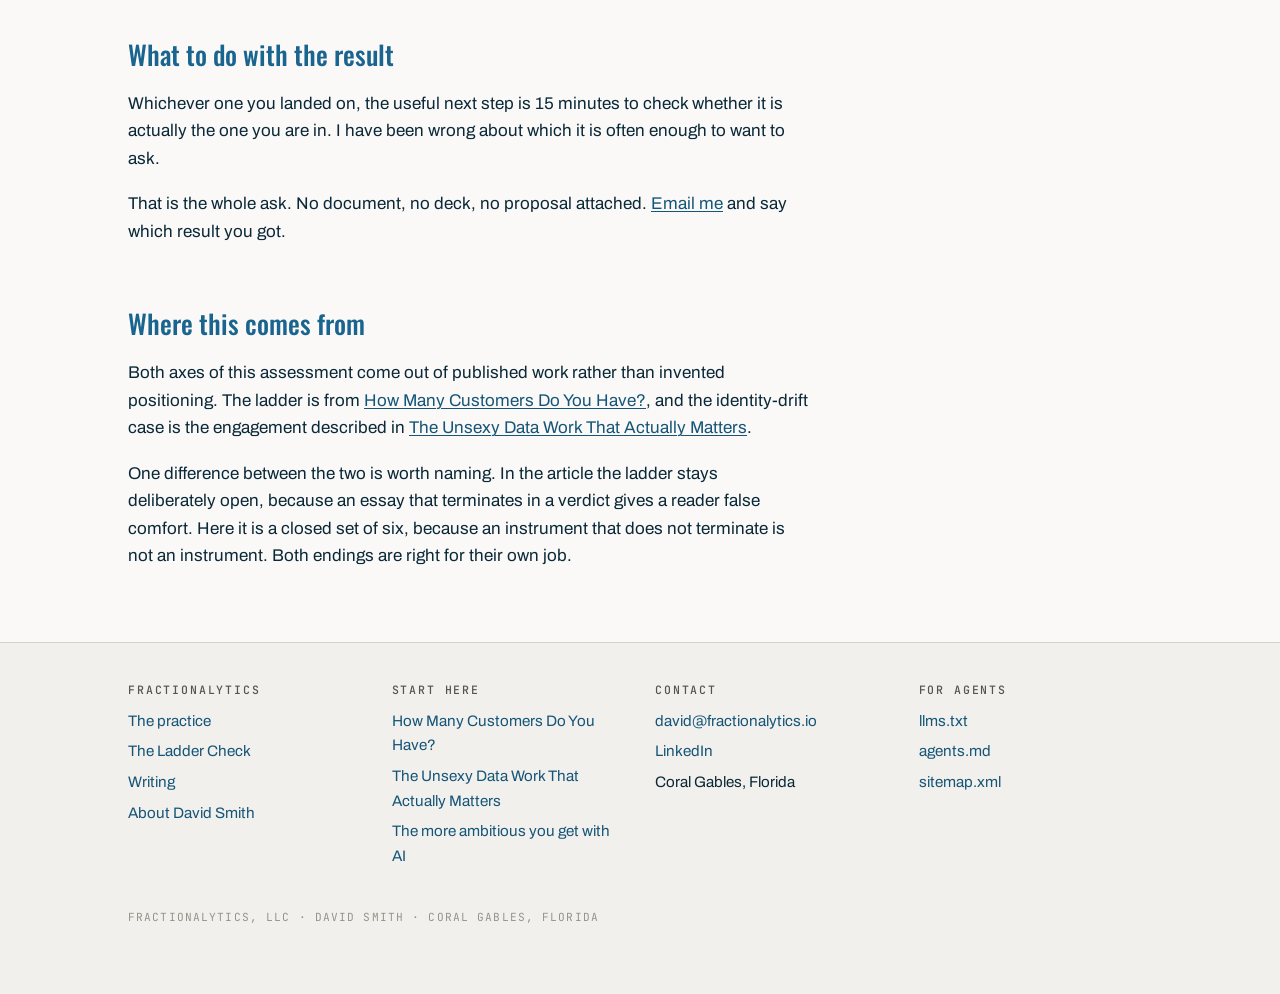
<file: diagnostic/index.html>
<!DOCTYPE html>
<html lang="en">
<head>
<meta charset="utf-8">
<meta name="viewport" content="width=device-width, initial-scale=1">
<title>The Ladder Check: a six-question data self-assessment</title>
<meta name="description" content="Six questions, three minutes, one person, no data pull. A self-assessment that ends in a named result rather than a score. One of the results is that you are fine.">
<meta name="author" content="David Smith">
<meta name="robots" content="index, follow, max-snippet:-1, max-image-preview:large, max-video-preview:-1">
<link rel="canonical" href="https://fractionalytics.io/diagnostic/">
<meta property="og:type" content="website">
<meta property="og:site_name" content="Fractionalytics">
<meta property="og:locale" content="en_US">
<meta property="og:url" content="https://fractionalytics.io/diagnostic/">
<meta property="og:title" content="The Ladder Check: a six-question data self-assessment">
<meta property="og:description" content="Six questions, three minutes, one person, no data pull. A self-assessment that ends in a named result rather than a score. One of the results is that you are fine.">
<meta property="og:image" content="https://fractionalytics.io/og-card-2026-07.png">
<meta property="og:image:width" content="2400">
<meta property="og:image:height" content="1260">
<meta property="og:image:alt" content="Fractionalytics: AI strategy, the data beneath it, and the systems to run it">
<meta name="twitter:card" content="summary_large_image">
<meta name="twitter:title" content="The Ladder Check: a six-question data self-assessment">
<meta name="twitter:description" content="Six questions, three minutes, one person, no data pull. A self-assessment that ends in a named result rather than a score. One of the results is that you are fine.">
<meta name="twitter:image" content="https://fractionalytics.io/og-card-2026-07.png">
<link rel="icon" href="/favicon.svg" type="image/svg+xml">
<link rel="preconnect" href="https://fonts.googleapis.com">
<link rel="preconnect" href="https://fonts.gstatic.com" crossorigin>
<link rel="stylesheet" href="https://fonts.googleapis.com/css2?family=Oswald:wght@400;500;600&family=Archivo:wght@400;500;600&family=JetBrains+Mono:wght@400;500&display=swap">
<link rel="stylesheet" href="/styles.css?v=1cb3b368">
<link rel="sitemap" type="application/xml" href="/sitemap.xml">
<link rel="alternate" type="text/plain" href="/llms.txt" title="llms.txt">
<script type="application/ld+json">{"@context":"https://schema.org","@graph":[{"@type":"WebSite","@id":"https://fractionalytics.io/#website","url":"https://fractionalytics.io/","name":"Fractionalytics","description":"AI strategy, the data beneath it, and the systems to run it.","inLanguage":"en-US","publisher":{"@id":"https://fractionalytics.io/#organization"},"copyrightHolder":{"@id":"https://fractionalytics.io/#organization"}},{"@type":"ProfessionalService","@id":"https://fractionalytics.io/#organization","name":"Fractionalytics, LLC","alternateName":"Fractionalytics","url":"https://fractionalytics.io/","logo":{"@type":"ImageObject","url":"https://fractionalytics.io/logo-stack.svg","caption":"Fractionalytics"},"image":"https://fractionalytics.io/og-card-2026-07.png","email":"david@fractionalytics.io","slogan":"AI strategy, the data beneath it, and the systems to run it","description":"Fractional Chief Data Officer practice. Data strategy, foundations, remediation and customer analytics for companies moving on AI, whose ambitions have outrun the state of their data.","founder":{"@id":"https://fractionalytics.io/#david-smith"},"employee":{"@id":"https://fractionalytics.io/#david-smith"},"address":{"@type":"PostalAddress","addressLocality":"Coral Gables","addressRegion":"FL","addressCountry":"US"},"areaServed":[{"@type":"Country","name":"United States"},{"@type":"Place","name":"Latin America"},{"@type":"Place","name":"Europe"}],"knowsAbout":["AI readiness","Data strategy","Data foundations","Data remediation","Data quality","Entity resolution","Identity resolution","Fractional Chief Data Officer","Customer analytics","Customer lifetime value","Cohort analysis","Data diligence","Customer data platforms","Modern data stack","dbt","Snowflake","Databricks","BigQuery"],"sameAs":["https://www.linkedin.com/in/dksmith01/"]},{"@type":"Person","@id":"https://fractionalytics.io/#david-smith","name":"David Smith","givenName":"David","familyName":"Smith","jobTitle":"Fractional Chief Data Officer","description":"Fractional Chief Data Officer. Sets AI strategy with leadership teams, builds the data and systems underneath it, and ships the highest-leverage pieces.","url":"https://fractionalytics.io/about/","email":"david@fractionalytics.io","worksFor":{"@id":"https://fractionalytics.io/#organization"},"homeLocation":{"@type":"Place","name":"Coral Gables, Florida"},"alumniOf":[{"@type":"CollegeOrUniversity","name":"The Wharton School, University of Pennsylvania"},{"@type":"CollegeOrUniversity","name":"Rice University"}],"knowsLanguage":["en","es"],"knowsAbout":["AI readiness","Data strategy","Data foundations","Data remediation","Data quality","Entity resolution","Identity resolution","Fractional Chief Data Officer","Customer analytics","Customer lifetime value","Cohort analysis","Data diligence","Customer data platforms","Modern data stack","dbt","Snowflake","Databricks","BigQuery"],"sameAs":["https://www.linkedin.com/in/dksmith01/","https://www.youtube.com/watch?v=DdW_h7ugRhg"]},{"@type":"WebPage","@id":"https://fractionalytics.io/diagnostic/#webpage","url":"https://fractionalytics.io/diagnostic/","name":"The Ladder Check: a six-question data self-assessment","description":"A six-question self-assessment of whether a company's own systems still agree about the basics.","isPartOf":{"@id":"https://fractionalytics.io/#website"},"inLanguage":"en-US","datePublished":"2026-08-20","dateModified":"2026-08-21","author":{"@id":"https://fractionalytics.io/#david-smith"},"publisher":{"@id":"https://fractionalytics.io/#organization"}},{"@type":"FAQPage","@id":"https://fractionalytics.io/diagnostic/#faq","name":"The Ladder Check: a six-question data self-assessment","mainEntity":[{"@type":"Question","name":"If you asked your CFO and your head of sales, separately, right now, how many customers you have, would they give you the same number?","acceptedAnswer":{"@type":"Answer","text":"Good looks like: Yes, and you would bet money on it. Anything with a \"well, it depends what you mean by\" in front of it is the finding, not a caveat."}},{"@type":"Question","name":"The last time you needed that number, did you know it, look it up yourself, or ask a person?","acceptedAnswer":{"@type":"Answer","text":"Good looks like: You knew it, or you got it yourself from one place in under a minute. Asking a person is not a small thing. It means the number lives in someone's head or their spreadsheet, and it leaves when they do."}},{"@type":"Question","name":"Could the four people who report to you each write down what makes someone an \"active customer\" and produce the same sentence?","acceptedAnswer":{"@type":"Answer","text":"Good looks like: Yes, and there is a written definition they would all point to. \"Everyone knows what we mean\" is the answer that precedes finding out that they do not."}},{"@type":"Question","name":"When the same company shows up in two of your systems, does something decide they are the same company, or does a person?","acceptedAnswer":{"@type":"Answer","text":"Good looks like: A system does it, and you could name the system. If the answer is a person, or a quarterly cleanup, or nobody, then your customer list is an opinion with a timestamp."}},{"@type":"Question","name":"How far up this ladder do you get before you would have to caveat the answer?","acceptedAnswer":{"@type":"Answer","text":"Good looks like: Rung 4 or higher, with no hedging below it. Each rung holds only if the ones before it do. You cannot say whether you are growing without the count, because growth is two counts compared."}},{"@type":"Question","name":"The last time two numbers disagreed in a meeting, how did it get settled?","acceptedAnswer":{"@type":"Answer","text":"Good looks like: Someone checked a source everyone already accepts, and that ended it. If the more senior person's number won, or the topic quietly moved on, you do not have a disagreement problem. You have an authority problem standing in for a data problem, and it will recur every quarter."}}]},{"@type":"BreadcrumbList","@id":"https://fractionalytics.io/diagnostic/#breadcrumb","itemListElement":[{"@type":"ListItem","position":1,"name":"Home","item":"https://fractionalytics.io/"},{"@type":"ListItem","position":2,"name":"The Ladder Check","item":"https://fractionalytics.io/diagnostic/"}]}]}</script>
</head>
<body>
<a class="skip-link" href="#main">Skip to content</a>
<header class="masthead">
<div class="masthead-inner">
<a href="/" aria-label="Fractionalytics home"><img class="logo" src="/logo-stack.svg" alt="Fractionalytics" width="327" height="102"></a>
<nav class="sitenav" aria-label="Primary"><ul><li><a href="/">Practice</a></li><li><a href="/diagnostic/" aria-current="page">The Ladder Check</a></li><li><a href="/writing/">Writing</a></li><li><a href="/about/">About</a></li></ul></nav>
</div>
</header>
<main id="main" class="wrap">
<article>
<div class="prose">
<p class="eyebrow">The Ladder Check</p>
<h1>How far up the ladder do your answers still agree?</h1>
<p class="lede">Six questions, about three minutes, answerable by one person from memory. No meeting, no data pull, nobody else told. It ends in a named result rather than a score, and one of the results is that you are fine.</p>

<h2 id="how-it-works">What this is</h2>
<p>Every question below can be answered by one person, alone, in roughly three minutes. That is deliberate. The honest version of this test is to hand out index cards at a leadership meeting and have everyone write down the same number, but that takes convening power, it is politically visible, and it can embarrass people. Most people will never do it.</p>
<p>You do not need to run the test. You need to admit what the test would show. You already know whether your CFO and your head of sales would produce the same number, and admitting it takes ninety seconds.</p>
<p>There is no score out of 100, because a score invites gaming and comparison. There is no email gate in front of the result, because gating a verdict makes it a lead-capture form and you would be able to tell. And no service is named until after the result, because a test whose questions are reverse-engineered so that only one product passes is not a test.</p>
</div>

<section aria-labelledby="the-questions">
<div class="prose"><h2 id="the-questions">The six questions</h2></div>
<form id="assessment" data-assessment>
<section class="q" id="question-1">
<h3><span class="stamp">Question 1 &middot; The count</span><br>If you asked your CFO and your head of sales, separately, right now, how many customers you have, would they give you the same number?</h3>

<div class="good"><p><strong>Good looks like:</strong> Yes, and you would bet money on it. Anything with a "well, it depends what you mean by" in front of it is the finding, not a caveat.</p></div>
<ul class="answers js-only" data-answers><li><input type="radio" name="q-count" id="q-count-clean" value="clean" data-q="count"><label for="q-count-clean">Yes, and I would bet money on it</label></li><li><input type="radio" name="q-count" id="q-count-hedged" value="hedged" data-q="count"><label for="q-count-hedged">Probably, with a caveat</label></li><li><input type="radio" name="q-count" id="q-count-no" value="no" data-q="count"><label for="q-count-no">No, they would differ</label></li></ul>
</section>
<section class="q" id="question-2">
<h3><span class="stamp">Question 2 &middot; The retrieval path</span><br>The last time you needed that number, did you know it, look it up yourself, or ask a person?</h3>

<div class="good"><p><strong>Good looks like:</strong> You knew it, or you got it yourself from one place in under a minute. Asking a person is not a small thing. It means the number lives in someone's head or their spreadsheet, and it leaves when they do.</p></div>
<ul class="answers js-only" data-answers><li><input type="radio" name="q-retrieval" id="q-retrieval-knew" value="knew" data-q="retrieval"><label for="q-retrieval-knew">I knew it</label></li><li><input type="radio" name="q-retrieval" id="q-retrieval-self" value="self" data-q="retrieval"><label for="q-retrieval-self">I looked it up myself</label></li><li><input type="radio" name="q-retrieval" id="q-retrieval-person" value="person" data-q="retrieval"><label for="q-retrieval-person">I asked a person</label></li></ul>
</section>
<section class="q" id="question-3">
<h3><span class="stamp">Question 3 &middot; The definition</span><br>Could the four people who report to you each write down what makes someone an "active customer" and produce the same sentence?</h3>

<div class="good"><p><strong>Good looks like:</strong> Yes, and there is a written definition they would all point to. "Everyone knows what we mean" is the answer that precedes finding out that they do not.</p></div>
<ul class="answers js-only" data-answers><li><input type="radio" name="q-definition" id="q-definition-clean" value="clean" data-q="definition"><label for="q-definition-clean">Yes, and it is written down</label></li><li><input type="radio" name="q-definition" id="q-definition-hedged" value="hedged" data-q="definition"><label for="q-definition-hedged">Roughly, but nothing is written</label></li><li><input type="radio" name="q-definition" id="q-definition-no" value="no" data-q="definition"><label for="q-definition-no">No, they would differ</label></li></ul>
</section>
<section class="q" id="question-4">
<h3><span class="stamp">Question 4 &middot; Identity</span><br>When the same company shows up in two of your systems, does something decide they are the same company, or does a person?</h3>

<div class="good"><p><strong>Good looks like:</strong> A system does it, and you could name the system. If the answer is a person, or a quarterly cleanup, or nobody, then your customer list is an opinion with a timestamp.</p></div>
<ul class="answers js-only" data-answers><li><input type="radio" name="q-identity" id="q-identity-clean" value="clean" data-q="identity"><label for="q-identity-clean">A system, and I could name it</label></li><li><input type="radio" name="q-identity" id="q-identity-hedged" value="hedged" data-q="identity"><label for="q-identity-hedged">A person, or a periodic cleanup</label></li><li><input type="radio" name="q-identity" id="q-identity-no" value="no" data-q="identity"><label for="q-identity-no">Nothing does</label></li></ul>
</section>
<section class="q" id="question-5">
<h3><span class="stamp">Question 5 &middot; Height</span><br>How far up this ladder do you get before you would have to caveat the answer?</h3>
<ol><li>How many customers do you have?</li><li>Are you growing or shrinking?</li><li>How many of those are new versus retained?</li><li>How efficiently are you growing?</li><li>Which cohorts are carrying the growth?</li><li>How does growth break out by geography, product line, or the business unit you acquired?</li></ol>
<div class="good"><p><strong>Good looks like:</strong> Rung 4 or higher, with no hedging below it. Each rung holds only if the ones before it do. You cannot say whether you are growing without the count, because growth is two counts compared.</p></div>
<ul class="answers js-only" data-answers><li><input type="radio" name="q-height" id="q-height-low" value="low" data-q="height"><label for="q-height-low">Rung 1 or 2</label></li><li><input type="radio" name="q-height" id="q-height-mid" value="mid" data-q="height"><label for="q-height-mid">Rung 3</label></li><li><input type="radio" name="q-height" id="q-height-ok" value="ok" data-q="height"><label for="q-height-ok">Rung 4</label></li><li><input type="radio" name="q-height" id="q-height-high" value="high" data-q="height"><label for="q-height-high">Rung 5 or 6</label></li></ul>
</section>
<section class="q" id="question-6">
<h3><span class="stamp">Question 6 &middot; The last disagreement</span><br>The last time two numbers disagreed in a meeting, how did it get settled?</h3>

<div class="good"><p><strong>Good looks like:</strong> Someone checked a source everyone already accepts, and that ended it. If the more senior person's number won, or the topic quietly moved on, you do not have a disagreement problem. You have an authority problem standing in for a data problem, and it will recur every quarter.</p></div>
<ul class="answers js-only" data-answers><li><input type="radio" name="q-disagreement" id="q-disagreement-source" value="source" data-q="disagreement"><label for="q-disagreement-source">Someone checked an accepted source</label></li><li><input type="radio" name="q-disagreement" id="q-disagreement-seniority" value="seniority" data-q="disagreement"><label for="q-disagreement-seniority">The more senior number won</label></li><li><input type="radio" name="q-disagreement" id="q-disagreement-dropped" value="dropped" data-q="disagreement"><label for="q-disagreement-dropped">It quietly moved on</label></li></ul>
</section>
<div class="verdict-panel js-only" id="result" data-result hidden>
<h2>Your result</h2>
<div data-result-body></div>
</div>
<p class="js-only" data-progress role="status" aria-live="polite"></p>
</form>
</section>

<section aria-labelledby="the-results">
<div class="prose">
<h2 id="the-results">The four results</h2>
<p>Four outcomes, ordered by what they cost to fix. They are all written out below whether you answer the questions or not, because you should be able to read the whole instrument before deciding to use it.</p>
</div>
<section class="verdict" id="verdict-pass" data-verdict="pass">
<h3>You are in better shape than most</h3>
<p><strong>Answers agree, retrieval is self-serve, you reach rung 4 or higher, and disputes end at a source.</strong></p>
<p>You are not the bottleneck on this company's AI work, and the honest advice is to go spend the money on the AI itself.</p>
<p>That is the whole result. There is no service on the other side of it, because you do not need one. A self-assessment that never returns this outcome is not a self-assessment.</p>

</section>
<section class="verdict" id="verdict-retrieval-gap" data-verdict="retrieval-gap">
<h3>Retrieval gap: the numbers are fine, the access is not</h3>
<p><strong>The count and the definition hold. Getting to the number still needs a human in the loop.</strong></p>
<p>The organization agrees on the answer; it just cannot reach it without going through a person. That is the cheapest of the three failure modes to fix, and it is often weeks rather than months.</p>
<p>It is also the outcome most likely to be misdiagnosed as a data problem and sold to you as one. Before anybody proposes a cleanup, make them show you which records are actually wrong. If the answer is none, you have a plumbing job, not an archeology job.</p>

</section>
<section class="verdict" id="verdict-definitional-drift" data-verdict="definitional-drift">
<h3>Definitional drift: you agree on the records, not on what counts</h3>
<p><strong>Everyone is looking at the same rows and counting them differently.</strong></p>
<p>This usually happens because a definition moved once and only some of the systems were told. Nothing is corrupt. Every number in the building is correct according to the rule the system that produced it is following, and the rules stopped matching.</p>
<p>It is expensive in a particular way: it does not look like a failure. It looks like two competent teams disagreeing, which reads as a personality problem right up until someone traces both numbers back to their definitions.</p>
<p>Published case: <a href="/writing/the-unsexy-data-work-that-actually-matters/">The Unsexy Data Work That Actually Matters</a>.</p>
</section>
<section class="verdict" id="verdict-identity-drift" data-verdict="identity-drift">
<h3>Identity drift: you do not agree on who the customers are</h3>
<p><strong>Two systems hold the same company twice and nothing reconciles them, so every number downstream inherits the ambiguity.</strong></p>
<p>This is the most expensive of the three, and it is the one that quietly voids software you have already paid for. A campaign tool, a CDP or an AI agent pointed at a customer list that is an opinion will produce confident output about people who are not who the system thinks they are.</p>
<p>It also compounds. Every month it goes unfixed is another month of records written against the wrong identity, so the cost of the fix grows while the license keeps being paid.</p>
<p>Published case: <a href="/writing/how-many-customers-do-you-have/">How Many Customers Do You Have?</a>.</p>
</section>
<section class="verdict" id="verdict-authority">
<h3>One more thing, from question 6</h3>
<p>You said the last disagreement was settled by seniority, or that it went away on its own. That is worth separating out, because it is not a data problem and no amount of cleanup will touch it. When the senior number wins, the organization has learned that checking is not what settles things, and it will learn that again next quarter. Fixing the records is necessary here and it is not sufficient.</p>
</section>
</section>

<div class="prose">
<h2 id="what-next">What to do with the result</h2>
<p>Whichever one you landed on, the useful next step is 15 minutes to check whether it is actually the one you are in. I have been wrong about which it is often enough to want to ask.</p>
<p>That is the whole ask. No document, no deck, no proposal attached. <a href="mailto:david@fractionalytics.io?subject=Self-assessment">Email me</a> and say which result you got.</p>

<h2 id="where-this-comes-from">Where this comes from</h2>
<p>Both axes of this assessment come out of published work rather than invented positioning. The ladder is from <a href="/writing/how-many-customers-do-you-have/">How Many Customers Do You Have?</a>, and the identity-drift case is the engagement described in <a href="/writing/the-unsexy-data-work-that-actually-matters/">The Unsexy Data Work That Actually Matters</a>.</p>
<p>One difference between the two is worth naming. In the article the ladder stays deliberately open, because an essay that terminates in a verdict gives a reader false comfort. Here it is a closed set of six, because an instrument that does not terminate is not an instrument. Both endings are right for their own job.</p>
</div>
</article>
</main>
<footer class="sitefooter">
<div class="wrap">
<div class="footer-grid">
<section>
<h2>Fractionalytics</h2>
<ul>
<li><a href="/">The practice</a></li>
<li><a href="/diagnostic/">The Ladder Check</a></li>
<li><a href="/writing/">Writing</a></li>
<li><a href="/about/">About David Smith</a></li>
</ul>
</section>
<section>
<h2>Start here</h2>
<ul>
<li><a href="/writing/how-many-customers-do-you-have/">How Many Customers Do You Have?</a></li>
<li><a href="/writing/the-unsexy-data-work-that-actually-matters/">The Unsexy Data Work That Actually Matters</a></li>
<li><a href="/writing/the-more-ambitious-you-get-with-ai/">The more ambitious you get with AI</a></li>
</ul>
</section>
<section>
<h2>Contact</h2>
<ul>
<li><a href="mailto:david@fractionalytics.io">david@fractionalytics.io</a></li>
<li><a href="https://www.linkedin.com/in/dksmith01/" rel="noopener">LinkedIn</a></li>
<li>Coral Gables, Florida</li>
</ul>
</section>
<section>
<h2>For agents</h2>
<ul>
<li><a href="/llms.txt">llms.txt</a></li>
<li><a href="/agents.md">agents.md</a></li>
<li><a href="/sitemap.xml">sitemap.xml</a></li>
</ul>
</section>
</div>
<p class="colophon">Fractionalytics, LLC &middot; David Smith &middot; Coral Gables, Florida</p>
</div>
</footer>
<script src="/diagnostic.js" defer></script>
</body>
</html>
</file>
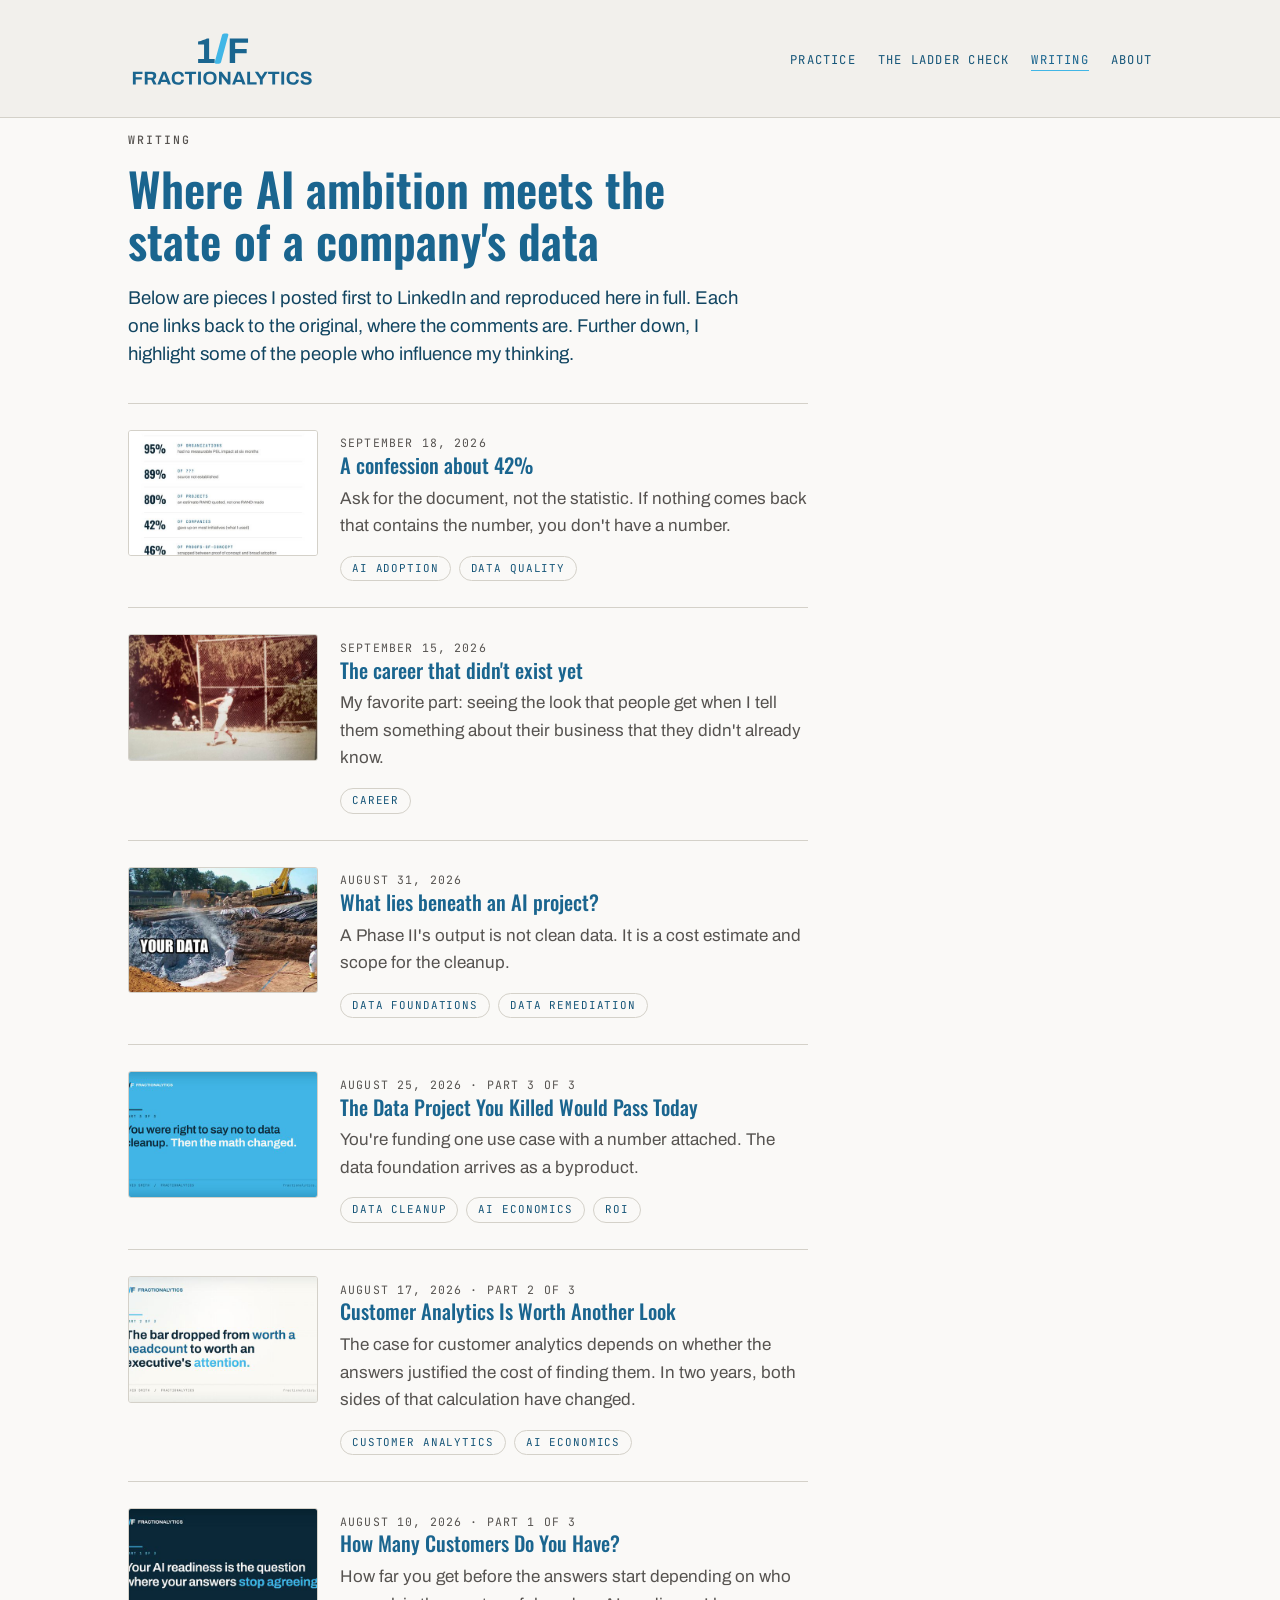
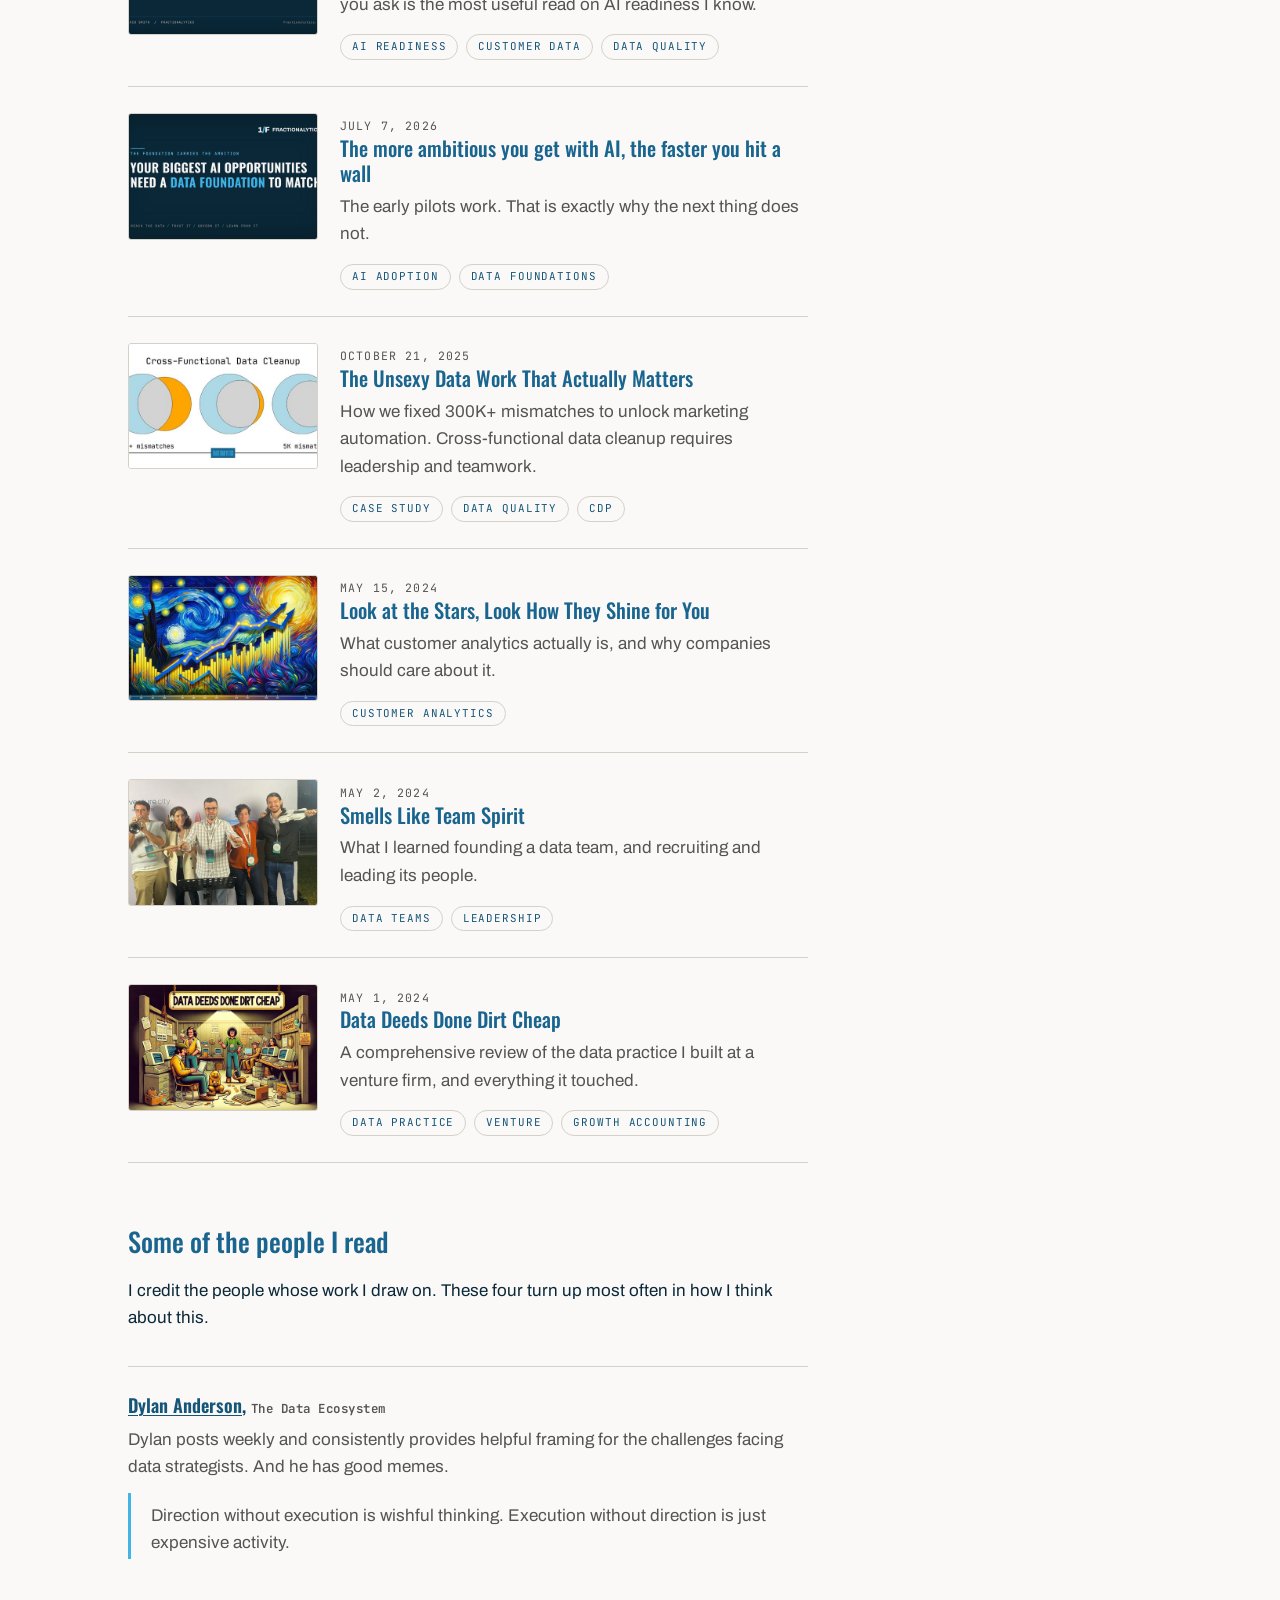
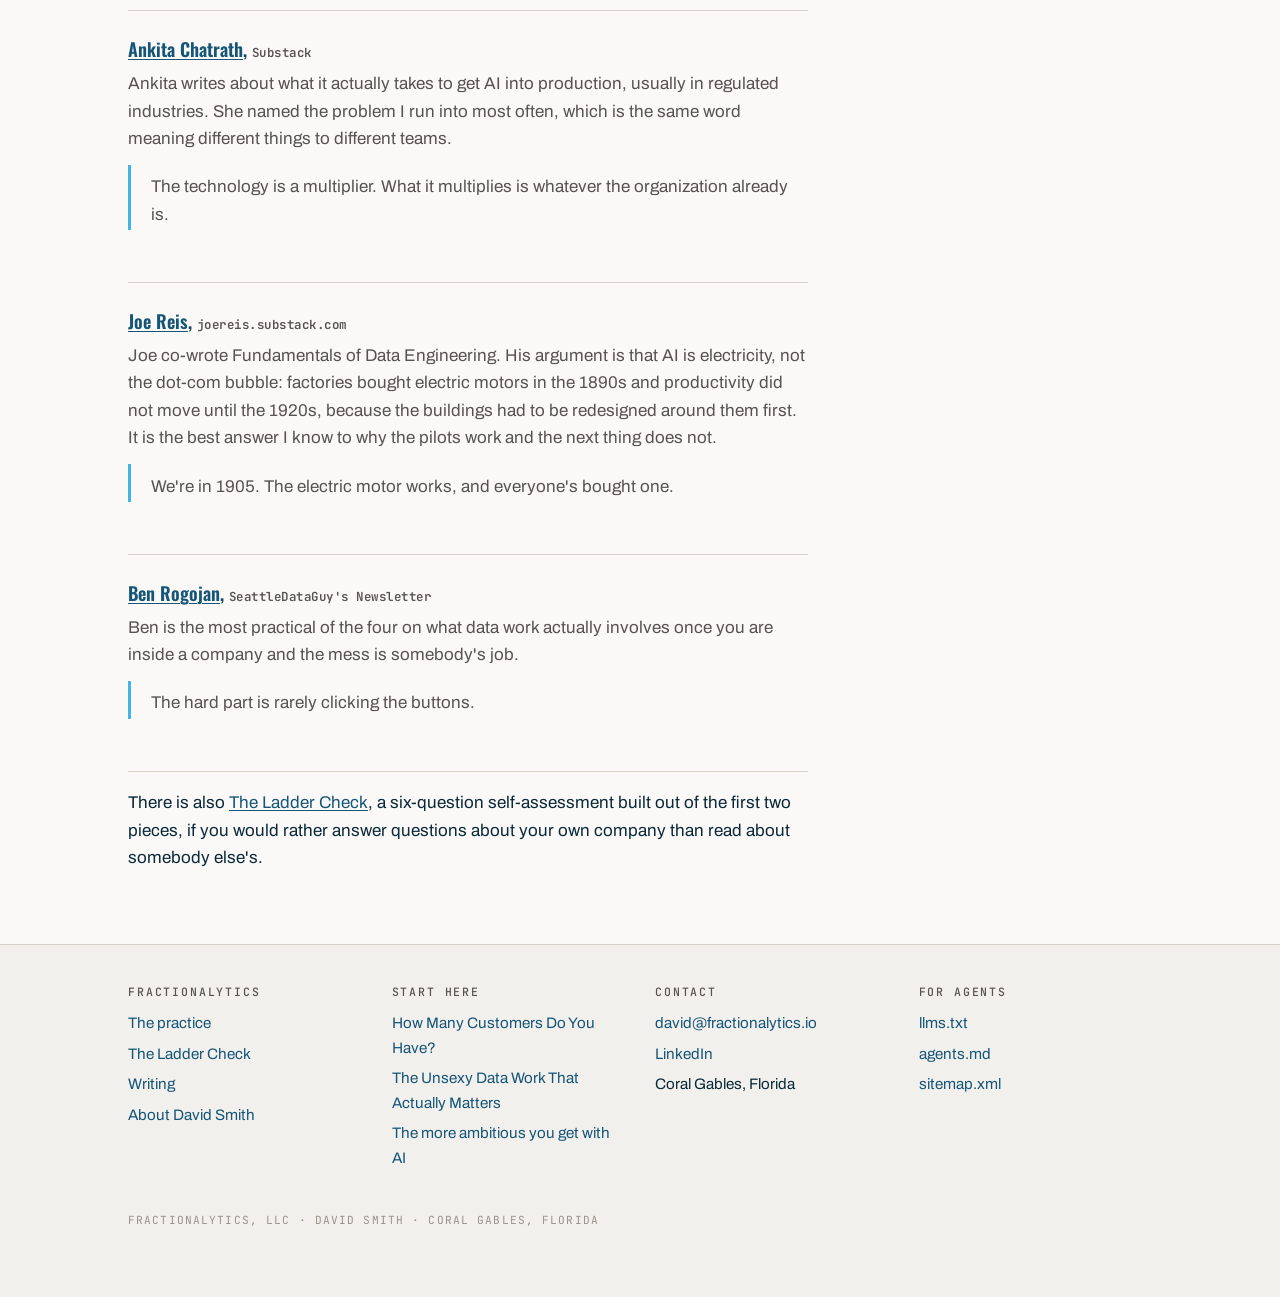
<file: writing/index.html>
<!DOCTYPE html>
<html lang="en">
<head>
<meta charset="utf-8">
<meta name="viewport" content="width=device-width, initial-scale=1">
<title>Writing by David Smith on AI readiness and data foundations</title>
<meta name="description" content="Full text of David Smith's published writing on AI readiness, data quality, identity resolution and customer analytics, from 2024 to today.">
<meta name="author" content="David Smith">
<meta name="robots" content="index, follow, max-snippet:-1, max-image-preview:large, max-video-preview:-1">
<link rel="canonical" href="https://fractionalytics.io/writing/">
<meta property="og:type" content="website">
<meta property="og:site_name" content="Fractionalytics">
<meta property="og:locale" content="en_US">
<meta property="og:url" content="https://fractionalytics.io/writing/">
<meta property="og:title" content="Writing by David Smith on AI readiness and data foundations">
<meta property="og:description" content="Full text of David Smith's published writing on AI readiness, data quality, identity resolution and customer analytics, from 2024 to today.">
<meta property="og:image" content="https://fractionalytics.io/og-card-2026-07.png">
<meta property="og:image:width" content="2400">
<meta property="og:image:height" content="1260">
<meta property="og:image:alt" content="Fractionalytics: AI strategy, the data beneath it, and the systems to run it">
<meta name="twitter:card" content="summary_large_image">
<meta name="twitter:title" content="Writing by David Smith on AI readiness and data foundations">
<meta name="twitter:description" content="Full text of David Smith's published writing on AI readiness, data quality, identity resolution and customer analytics, from 2024 to today.">
<meta name="twitter:image" content="https://fractionalytics.io/og-card-2026-07.png">
<link rel="icon" href="/favicon.svg" type="image/svg+xml">
<link rel="preconnect" href="https://fonts.googleapis.com">
<link rel="preconnect" href="https://fonts.gstatic.com" crossorigin>
<link rel="stylesheet" href="https://fonts.googleapis.com/css2?family=Oswald:wght@400;500;600&family=Archivo:wght@400;500;600&family=JetBrains+Mono:wght@400;500&display=swap">
<link rel="stylesheet" href="/styles.css?v=1cb3b368">
<link rel="sitemap" type="application/xml" href="/sitemap.xml">
<link rel="alternate" type="text/plain" href="/llms.txt" title="llms.txt">
<script type="application/ld+json">{"@context":"https://schema.org","@graph":[{"@type":"WebSite","@id":"https://fractionalytics.io/#website","url":"https://fractionalytics.io/","name":"Fractionalytics","description":"AI strategy, the data beneath it, and the systems to run it.","inLanguage":"en-US","publisher":{"@id":"https://fractionalytics.io/#organization"},"copyrightHolder":{"@id":"https://fractionalytics.io/#organization"}},{"@type":"ProfessionalService","@id":"https://fractionalytics.io/#organization","name":"Fractionalytics, LLC","alternateName":"Fractionalytics","url":"https://fractionalytics.io/","logo":{"@type":"ImageObject","url":"https://fractionalytics.io/logo-stack.svg","caption":"Fractionalytics"},"image":"https://fractionalytics.io/og-card-2026-07.png","email":"david@fractionalytics.io","slogan":"AI strategy, the data beneath it, and the systems to run it","description":"Fractional Chief Data Officer practice. Data strategy, foundations, remediation and customer analytics for companies moving on AI, whose ambitions have outrun the state of their data.","founder":{"@id":"https://fractionalytics.io/#david-smith"},"employee":{"@id":"https://fractionalytics.io/#david-smith"},"address":{"@type":"PostalAddress","addressLocality":"Coral Gables","addressRegion":"FL","addressCountry":"US"},"areaServed":[{"@type":"Country","name":"United States"},{"@type":"Place","name":"Latin America"},{"@type":"Place","name":"Europe"}],"knowsAbout":["AI readiness","Data strategy","Data foundations","Data remediation","Data quality","Entity resolution","Identity resolution","Fractional Chief Data Officer","Customer analytics","Customer lifetime value","Cohort analysis","Data diligence","Customer data platforms","Modern data stack","dbt","Snowflake","Databricks","BigQuery"],"sameAs":["https://www.linkedin.com/in/dksmith01/"]},{"@type":"Person","@id":"https://fractionalytics.io/#david-smith","name":"David Smith","givenName":"David","familyName":"Smith","jobTitle":"Fractional Chief Data Officer","description":"Fractional Chief Data Officer. Sets AI strategy with leadership teams, builds the data and systems underneath it, and ships the highest-leverage pieces.","url":"https://fractionalytics.io/about/","email":"david@fractionalytics.io","worksFor":{"@id":"https://fractionalytics.io/#organization"},"homeLocation":{"@type":"Place","name":"Coral Gables, Florida"},"alumniOf":[{"@type":"CollegeOrUniversity","name":"The Wharton School, University of Pennsylvania"},{"@type":"CollegeOrUniversity","name":"Rice University"}],"knowsLanguage":["en","es"],"knowsAbout":["AI readiness","Data strategy","Data foundations","Data remediation","Data quality","Entity resolution","Identity resolution","Fractional Chief Data Officer","Customer analytics","Customer lifetime value","Cohort analysis","Data diligence","Customer data platforms","Modern data stack","dbt","Snowflake","Databricks","BigQuery"],"sameAs":["https://www.linkedin.com/in/dksmith01/","https://www.youtube.com/watch?v=DdW_h7ugRhg"]},{"@type":"CollectionPage","@id":"https://fractionalytics.io/writing/#webpage","url":"https://fractionalytics.io/writing/","name":"Writing by David Smith on AI readiness and data foundations","description":"Full text of David Smith's published writing on AI readiness, data quality, identity resolution and customer analytics, from 2024 to today.","isPartOf":{"@id":"https://fractionalytics.io/#website"},"about":{"@id":"https://fractionalytics.io/#organization"},"inLanguage":"en-US","mainEntity":{"@id":"https://fractionalytics.io/writing/#blog"}},{"@type":"Blog","@id":"https://fractionalytics.io/writing/#blog","url":"https://fractionalytics.io/writing/","name":"Writing by David Smith on AI readiness and data foundations","description":"Published writing by David Smith on AI readiness, data quality and customer analytics.","inLanguage":"en-US","datePublished":"2024-05-01","dateModified":"2026-09-18","publisher":{"@id":"https://fractionalytics.io/#organization"},"author":{"@id":"https://fractionalytics.io/#david-smith"},"blogPost":[{"@type":"BlogPosting","@id":"https://fractionalytics.io/writing/a-confession-about-42-percent/#article","headline":"A confession about 42%","description":"Ask for the document, not the statistic. If nothing comes back that contains the number, you don't have a number.","datePublished":"2026-09-18","url":"https://fractionalytics.io/writing/a-confession-about-42-percent/","author":{"@id":"https://fractionalytics.io/#david-smith"}},{"@type":"BlogPosting","@id":"https://fractionalytics.io/writing/the-career-that-didnt-exist-yet/#article","headline":"The career that didn't exist yet","description":"My favorite part: seeing the look that people get when I tell them something about their business that they didn't already know.","datePublished":"2026-09-15","url":"https://fractionalytics.io/writing/the-career-that-didnt-exist-yet/","author":{"@id":"https://fractionalytics.io/#david-smith"}},{"@type":"BlogPosting","@id":"https://fractionalytics.io/writing/what-lies-beneath-an-ai-project/#article","headline":"What lies beneath an AI project?","description":"A Phase II's output is not clean data. It is a cost estimate and scope for the cleanup.","datePublished":"2026-08-31","url":"https://fractionalytics.io/writing/what-lies-beneath-an-ai-project/","author":{"@id":"https://fractionalytics.io/#david-smith"}},{"@type":"BlogPosting","@id":"https://fractionalytics.io/writing/the-data-project-you-killed-would-pass-today/#article","headline":"The Data Project You Killed Would Pass Today","description":"You're funding one use case with a number attached. The data foundation arrives as a byproduct.","datePublished":"2026-08-25","url":"https://fractionalytics.io/writing/the-data-project-you-killed-would-pass-today/","author":{"@id":"https://fractionalytics.io/#david-smith"}},{"@type":"BlogPosting","@id":"https://fractionalytics.io/writing/customer-analytics-is-worth-another-look/#article","headline":"Customer Analytics Is Worth Another Look","description":"The case for customer analytics depends on whether the answers justified the cost of finding them. In two years, both sides of that calculation have changed.","datePublished":"2026-08-17","url":"https://fractionalytics.io/writing/customer-analytics-is-worth-another-look/","author":{"@id":"https://fractionalytics.io/#david-smith"}},{"@type":"BlogPosting","@id":"https://fractionalytics.io/writing/how-many-customers-do-you-have/#article","headline":"How Many Customers Do You Have?","description":"How far you get before the answers start depending on who you ask is the most useful read on AI readiness I know.","datePublished":"2026-08-10","url":"https://fractionalytics.io/writing/how-many-customers-do-you-have/","author":{"@id":"https://fractionalytics.io/#david-smith"}},{"@type":"BlogPosting","@id":"https://fractionalytics.io/writing/the-more-ambitious-you-get-with-ai/#article","headline":"The more ambitious you get with AI, the faster you hit a wall","description":"The early pilots work. That is exactly why the next thing does not.","datePublished":"2026-07-07","url":"https://fractionalytics.io/writing/the-more-ambitious-you-get-with-ai/","author":{"@id":"https://fractionalytics.io/#david-smith"}},{"@type":"BlogPosting","@id":"https://fractionalytics.io/writing/the-unsexy-data-work-that-actually-matters/#article","headline":"The Unsexy Data Work That Actually Matters","description":"How we fixed 300K+ mismatches to unlock marketing automation. Cross-functional data cleanup requires leadership and teamwork.","datePublished":"2025-10-21","url":"https://fractionalytics.io/writing/the-unsexy-data-work-that-actually-matters/","author":{"@id":"https://fractionalytics.io/#david-smith"}},{"@type":"BlogPosting","@id":"https://fractionalytics.io/writing/look-at-the-stars/#article","headline":"Look at the Stars, Look How They Shine for You","description":"What customer analytics actually is, and why companies should care about it.","datePublished":"2024-05-15","url":"https://fractionalytics.io/writing/look-at-the-stars/","author":{"@id":"https://fractionalytics.io/#david-smith"}},{"@type":"BlogPosting","@id":"https://fractionalytics.io/writing/smells-like-team-spirit/#article","headline":"Smells Like Team Spirit","description":"What I learned founding a data team, and recruiting and leading its people.","datePublished":"2024-05-02","url":"https://fractionalytics.io/writing/smells-like-team-spirit/","author":{"@id":"https://fractionalytics.io/#david-smith"}},{"@type":"BlogPosting","@id":"https://fractionalytics.io/writing/data-deeds-done-dirt-cheap/#article","headline":"Data Deeds Done Dirt Cheap","description":"A comprehensive review of the data practice I built at a venture firm, and everything it touched.","datePublished":"2024-05-01","url":"https://fractionalytics.io/writing/data-deeds-done-dirt-cheap/","author":{"@id":"https://fractionalytics.io/#david-smith"}}]},{"@type":"BreadcrumbList","@id":"https://fractionalytics.io/writing/#breadcrumb","itemListElement":[{"@type":"ListItem","position":1,"name":"Home","item":"https://fractionalytics.io/"},{"@type":"ListItem","position":2,"name":"Writing","item":"https://fractionalytics.io/writing/"}]}]}</script>
</head>
<body>
<a class="skip-link" href="#main">Skip to content</a>
<header class="masthead">
<div class="masthead-inner">
<a href="/" aria-label="Fractionalytics home"><img class="logo" src="/logo-stack.svg" alt="Fractionalytics" width="327" height="102"></a>
<nav class="sitenav" aria-label="Primary"><ul><li><a href="/">Practice</a></li><li><a href="/diagnostic/">The Ladder Check</a></li><li><a href="/writing/" aria-current="page">Writing</a></li><li><a href="/about/">About</a></li></ul></nav>
</div>
</header>
<main id="main" class="wrap">
<div class="prose">
<p class="eyebrow">Writing</p>
<h1>Where AI ambition meets the state of a company's data</h1>
<p class="lede">Below are pieces I posted first to LinkedIn and reproduced here in full. Each one links back to the original, where the comments are. Further down, I highlight some of the people who influence my thinking.</p>
</div>
<ol class="post-list">
<li class="has-thumb">
<a class="thumb" href="/writing/a-confession-about-42-percent/" tabindex="-1" aria-hidden="true"><img src="/writing/img/thumb/cover-five-numbers.jpg" alt="Five AI failure statistics in a stack: 95% of organizations had no measurable P&amp;L impact at six months; 89% of ??? with the source not established; 80% of projects, an estimate RAND quoted rather than made; 42% of companies gave up on most initiatives, the one David used; 46% of proofs of concept scrapped before broad adoption." width="480" height="320" loading="lazy" decoding="async"></a>
<div class="post-item-text">
<p class="stamp"><time datetime="2026-09-18">September 18, 2026</time></p>
<h2><a href="/writing/a-confession-about-42-percent/">A confession about 42%</a></h2>
<p>Ask for the document, not the statistic. If nothing comes back that contains the number, you don't have a number.</p>
<ul class="tags"><li>AI adoption</li><li>data quality</li></ul>
</div>
</li>
<li class="has-thumb">
<a class="thumb" href="/writing/the-career-that-didnt-exist-yet/" tabindex="-1" aria-hidden="true"><img src="/writing/img/thumb/cover-little-league.jpg" alt="A faded childhood snapshot of David Smith in a Little League uniform, mid-swing at the plate, with a chain-link backstop and tall trees behind him." width="480" height="320" loading="lazy" decoding="async"></a>
<div class="post-item-text">
<p class="stamp"><time datetime="2026-09-15">September 15, 2026</time></p>
<h2><a href="/writing/the-career-that-didnt-exist-yet/">The career that didn't exist yet</a></h2>
<p>My favorite part: seeing the look that people get when I tell them something about their business that they didn't already know.</p>
<ul class="tags"><li>career</li></ul>
</div>
</li>
<li class="has-thumb">
<a class="thumb" href="/writing/what-lies-beneath-an-ai-project/" tabindex="-1" aria-hidden="true"><img src="/writing/img/thumb/cover-superfund-your-data.jpg" alt="A Superfund cleanup site: excavators, a dump truck and workers in white protective suits spraying down a pit of grey contaminated soil, with the words YOUR DATA added over the pit." width="480" height="320" loading="lazy" decoding="async"></a>
<div class="post-item-text">
<p class="stamp"><time datetime="2026-08-31">August 31, 2026</time></p>
<h2><a href="/writing/what-lies-beneath-an-ai-project/">What lies beneath an AI project?</a></h2>
<p>A Phase II's output is not clean data. It is a cost estimate and scope for the cleanup.</p>
<ul class="tags"><li>data foundations</li><li>data remediation</li></ul>
</div>
</li>
<li class="has-thumb">
<a class="thumb" href="/writing/the-data-project-you-killed-would-pass-today/" tabindex="-1" aria-hidden="true"><img src="/writing/img/thumb/cover-data-project-you-killed.jpg" alt="Title card for the third piece in the series: You were right to say no to data cleanup. Then the math changed." width="480" height="320" loading="lazy" decoding="async"></a>
<div class="post-item-text">
<p class="stamp"><time datetime="2026-08-25">August 25, 2026</time> &middot; Part 3 of 3</p>
<h2><a href="/writing/the-data-project-you-killed-would-pass-today/">The Data Project You Killed Would Pass Today</a></h2>
<p>You're funding one use case with a number attached. The data foundation arrives as a byproduct.</p>
<ul class="tags"><li>data cleanup</li><li>AI economics</li><li>ROI</li></ul>
</div>
</li>
<li class="has-thumb">
<a class="thumb" href="/writing/customer-analytics-is-worth-another-look/" tabindex="-1" aria-hidden="true"><img src="/writing/img/thumb/cover-customer-analytics.jpg" alt="Title card for the second piece in the series, on the Fractionalytics dark blue." width="480" height="320" loading="lazy" decoding="async"></a>
<div class="post-item-text">
<p class="stamp"><time datetime="2026-08-17">August 17, 2026</time> &middot; Part 2 of 3</p>
<h2><a href="/writing/customer-analytics-is-worth-another-look/">Customer Analytics Is Worth Another Look</a></h2>
<p>The case for customer analytics depends on whether the answers justified the cost of finding them. In two years, both sides of that calculation have changed.</p>
<ul class="tags"><li>customer analytics</li><li>AI economics</li></ul>
</div>
</li>
<li class="has-thumb">
<a class="thumb" href="/writing/how-many-customers-do-you-have/" tabindex="-1" aria-hidden="true"><img src="/writing/img/thumb/cover-how-many-customers.jpg" alt="&quot;Title card: &quot;How many customers do you have?&quot; over the Fractionalytics dark blue.&quot;" width="480" height="320" loading="lazy" decoding="async"></a>
<div class="post-item-text">
<p class="stamp"><time datetime="2026-08-10">August 10, 2026</time> &middot; Part 1 of 3</p>
<h2><a href="/writing/how-many-customers-do-you-have/">How Many Customers Do You Have?</a></h2>
<p>How far you get before the answers start depending on who you ask is the most useful read on AI readiness I know.</p>
<ul class="tags"><li>AI readiness</li><li>customer data</li><li>data quality</li></ul>
</div>
</li>
<li class="has-thumb">
<a class="thumb" href="/writing/the-more-ambitious-you-get-with-ai/" tabindex="-1" aria-hidden="true"><img src="/writing/img/thumb/cover-more-ambitious.jpg" alt="&quot;Title card: &quot;Your biggest AI opportunities need a data foundation to match.&quot;&quot;" width="480" height="320" loading="lazy" decoding="async"></a>
<div class="post-item-text">
<p class="stamp"><time datetime="2026-07-07">July 7, 2026</time></p>
<h2><a href="/writing/the-more-ambitious-you-get-with-ai/">The more ambitious you get with AI, the faster you hit a wall</a></h2>
<p>The early pilots work. That is exactly why the next thing does not.</p>
<ul class="tags"><li>AI adoption</li><li>data foundations</li></ul>
</div>
</li>
<li class="has-thumb">
<a class="thumb" href="/writing/the-unsexy-data-work-that-actually-matters/" tabindex="-1" aria-hidden="true"><img src="/writing/img/thumb/cover-unsexy.jpg" alt="&quot;Three Venn diagrams in a row, the orange mismatch area shrinking from left to right, under the heading &quot;Cross-Functional Data Cleanup&quot;. Beneath, an arrow running from &quot;300K+ mismatches&quot; to &quot;5K mismatches&quot;.&quot;" width="480" height="320" loading="lazy" decoding="async"></a>
<div class="post-item-text">
<p class="stamp"><time datetime="2025-10-21">October 21, 2025</time></p>
<h2><a href="/writing/the-unsexy-data-work-that-actually-matters/">The Unsexy Data Work That Actually Matters</a></h2>
<p>How we fixed 300K+ mismatches to unlock marketing automation. Cross-functional data cleanup requires leadership and teamwork.</p>
<ul class="tags"><li>case study</li><li>data quality</li><li>CDP</li></ul>
</div>
</li>
<li class="has-thumb">
<a class="thumb" href="/writing/look-at-the-stars/" tabindex="-1" aria-hidden="true"><img src="/writing/img/thumb/cover-look-at-the-stars.jpg" alt="A rising line chart painted in the style of Van Gogh's Starry Night, with yellow bars and swirling blue sky." width="480" height="320" loading="lazy" decoding="async"></a>
<div class="post-item-text">
<p class="stamp"><time datetime="2024-05-15">May 15, 2024</time></p>
<h2><a href="/writing/look-at-the-stars/">Look at the Stars, Look How They Shine for You</a></h2>
<p>What customer analytics actually is, and why companies should care about it.</p>
<ul class="tags"><li>customer analytics</li></ul>
</div>
</li>
<li class="has-thumb">
<a class="thumb" href="/writing/smells-like-team-spirit/" tabindex="-1" aria-hidden="true"><img src="/writing/img/thumb/cover-team-spirit.jpg" alt="The TheVentureCity data team miming a rock band: trumpet, violin, conductor and headphones, in front of the company backdrop." width="480" height="320" loading="lazy" decoding="async"></a>
<div class="post-item-text">
<p class="stamp"><time datetime="2024-05-02">May 2, 2024</time></p>
<h2><a href="/writing/smells-like-team-spirit/">Smells Like Team Spirit</a></h2>
<p>What I learned founding a data team, and recruiting and leading its people.</p>
<ul class="tags"><li>data teams</li><li>leadership</li></ul>
</div>
</li>
<li class="has-thumb">
<a class="thumb" href="/writing/data-deeds-done-dirt-cheap/" tabindex="-1" aria-hidden="true"><img src="/writing/img/thumb/cover-data-deeds.jpg" alt="Cover illustration for Data Deeds Done Dirt Cheap." width="480" height="320" loading="lazy" decoding="async"></a>
<div class="post-item-text">
<p class="stamp"><time datetime="2024-05-01">May 1, 2024</time></p>
<h2><a href="/writing/data-deeds-done-dirt-cheap/">Data Deeds Done Dirt Cheap</a></h2>
<p>A comprehensive review of the data practice I built at a venture firm, and everything it touched.</p>
<ul class="tags"><li>data practice</li><li>venture</li><li>growth accounting</li></ul>
</div>
</li>
</ol>
<div class="prose">
<h2 id="recommended-reading">Some of the people I read</h2>
<p>I credit the people whose work I draw on. These four turn up most often in how I think about this.</p>
</div>
<ol class="post-list reading-list">
<li>
<h3><a href="https://thedataecosystem.substack.com/" rel="noopener">Dylan Anderson</a>, <span class="outlet">The Data Ecosystem</span></h3>
<p>Dylan posts weekly and consistently provides helpful framing for the challenges facing data strategists. And he has good memes.</p>
<blockquote><p>Direction without execution is wishful thinking. Execution without direction is just expensive activity.</p></blockquote>
</li><li>
<h3><a href="https://www.linkedin.com/in/ankitachatrath/" rel="noopener">Ankita Chatrath</a>, <span class="outlet">Substack</span></h3>
<p>Ankita writes about what it actually takes to get AI into production, usually in regulated industries. She named the problem I run into most often, which is the same word meaning different things to different teams.</p>
<blockquote><p>The technology is a multiplier. What it multiplies is whatever the organization already is.</p></blockquote>
</li><li>
<h3><a href="https://joereis.substack.com/" rel="noopener">Joe Reis</a>, <span class="outlet">joereis.substack.com</span></h3>
<p>Joe co-wrote Fundamentals of Data Engineering. His argument is that AI is electricity, not the dot-com bubble: factories bought electric motors in the 1890s and productivity did not move until the 1920s, because the buildings had to be redesigned around them first. It is the best answer I know to why the pilots work and the next thing does not.</p>
<blockquote><p>We're in 1905. The electric motor works, and everyone's bought one.</p></blockquote>
</li><li>
<h3><a href="https://seattledataguy.substack.com/" rel="noopener">Ben Rogojan</a>, <span class="outlet">SeattleDataGuy's Newsletter</span></h3>
<p>Ben is the most practical of the four on what data work actually involves once you are inside a company and the mess is somebody's job.</p>
<blockquote><p>The hard part is rarely clicking the buttons.</p></blockquote>
</li>
</ol>
<div class="prose">
<p>There is also <a href="/diagnostic/">The Ladder Check</a>, a six-question self-assessment built out of the first two pieces, if you would rather answer questions about your own company than read about somebody else's.</p>
</div>
</main>
<footer class="sitefooter">
<div class="wrap">
<div class="footer-grid">
<section>
<h2>Fractionalytics</h2>
<ul>
<li><a href="/">The practice</a></li>
<li><a href="/diagnostic/">The Ladder Check</a></li>
<li><a href="/writing/">Writing</a></li>
<li><a href="/about/">About David Smith</a></li>
</ul>
</section>
<section>
<h2>Start here</h2>
<ul>
<li><a href="/writing/how-many-customers-do-you-have/">How Many Customers Do You Have?</a></li>
<li><a href="/writing/the-unsexy-data-work-that-actually-matters/">The Unsexy Data Work That Actually Matters</a></li>
<li><a href="/writing/the-more-ambitious-you-get-with-ai/">The more ambitious you get with AI</a></li>
</ul>
</section>
<section>
<h2>Contact</h2>
<ul>
<li><a href="mailto:david@fractionalytics.io">david@fractionalytics.io</a></li>
<li><a href="https://www.linkedin.com/in/dksmith01/" rel="noopener">LinkedIn</a></li>
<li>Coral Gables, Florida</li>
</ul>
</section>
<section>
<h2>For agents</h2>
<ul>
<li><a href="/llms.txt">llms.txt</a></li>
<li><a href="/agents.md">agents.md</a></li>
<li><a href="/sitemap.xml">sitemap.xml</a></li>
</ul>
</section>
</div>
<p class="colophon">Fractionalytics, LLC &middot; David Smith &middot; Coral Gables, Florida</p>
</div>
</footer>

</body>
</html>
</file>
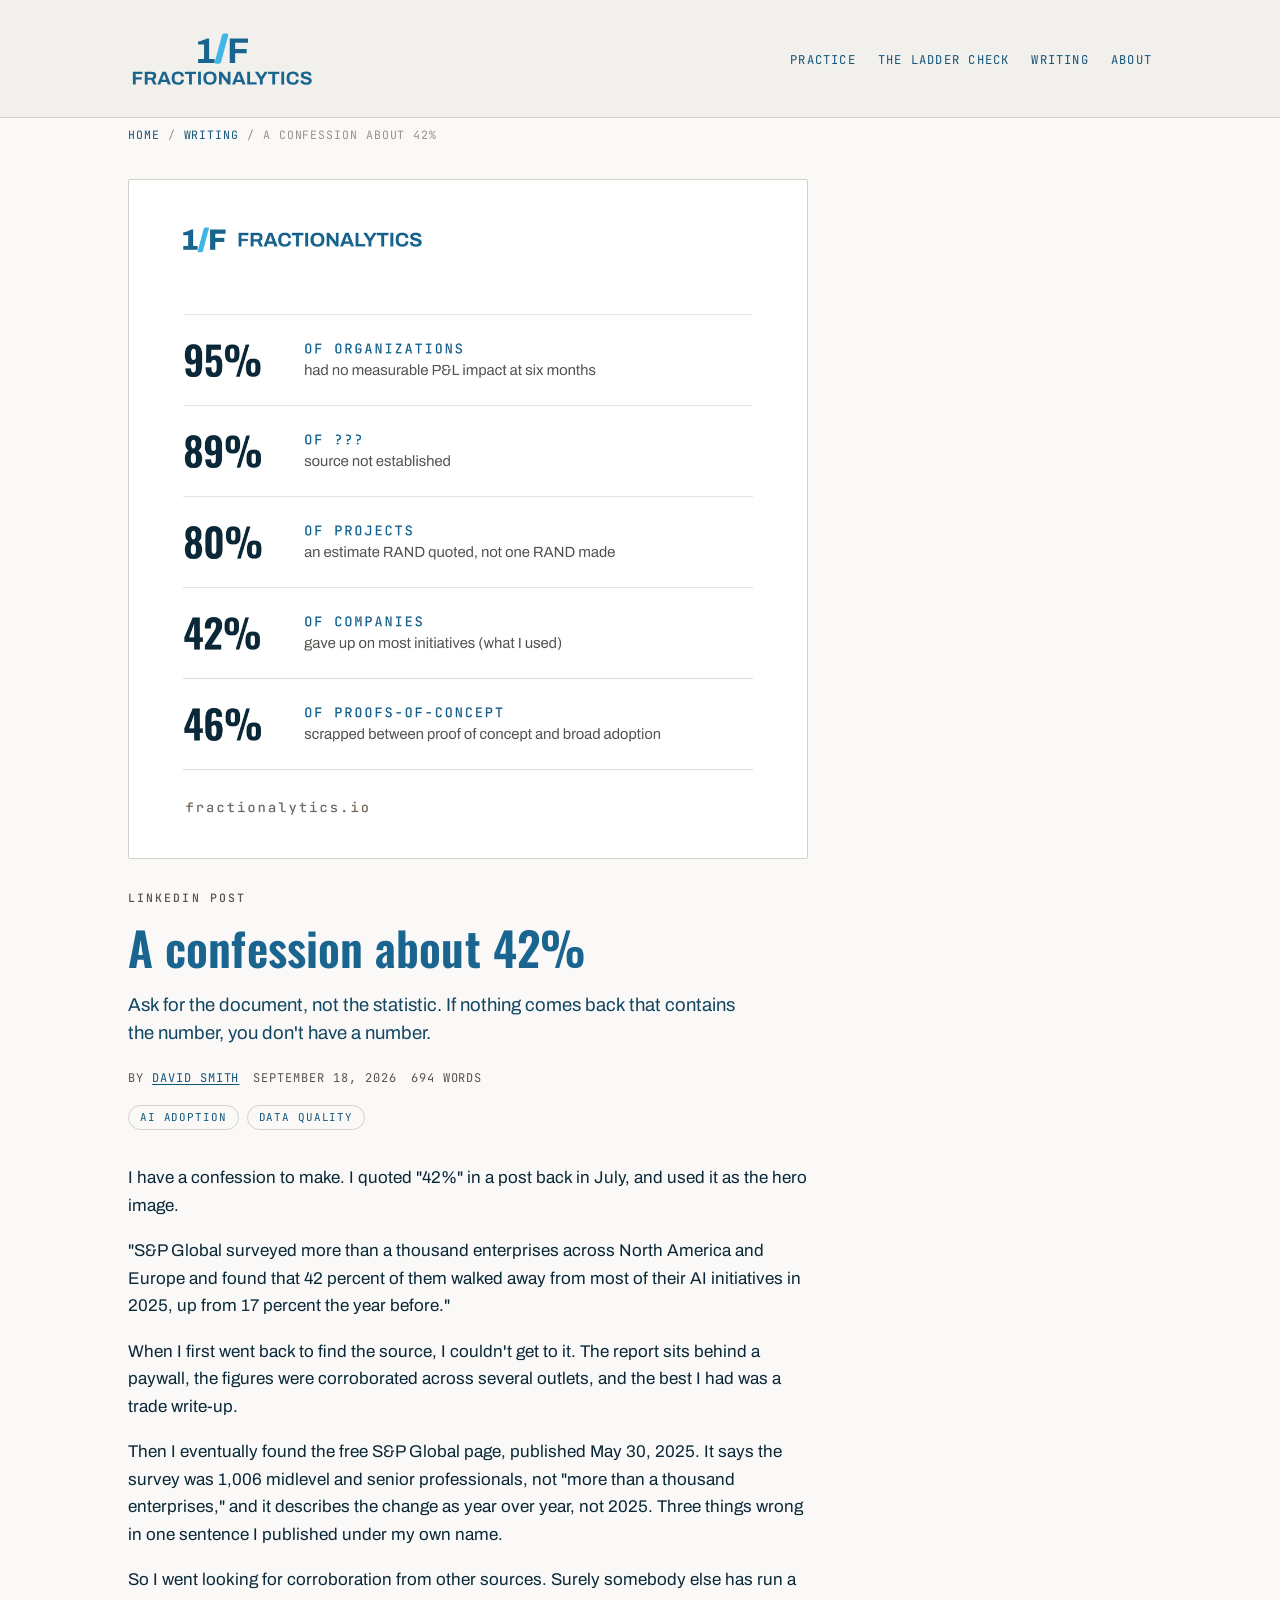
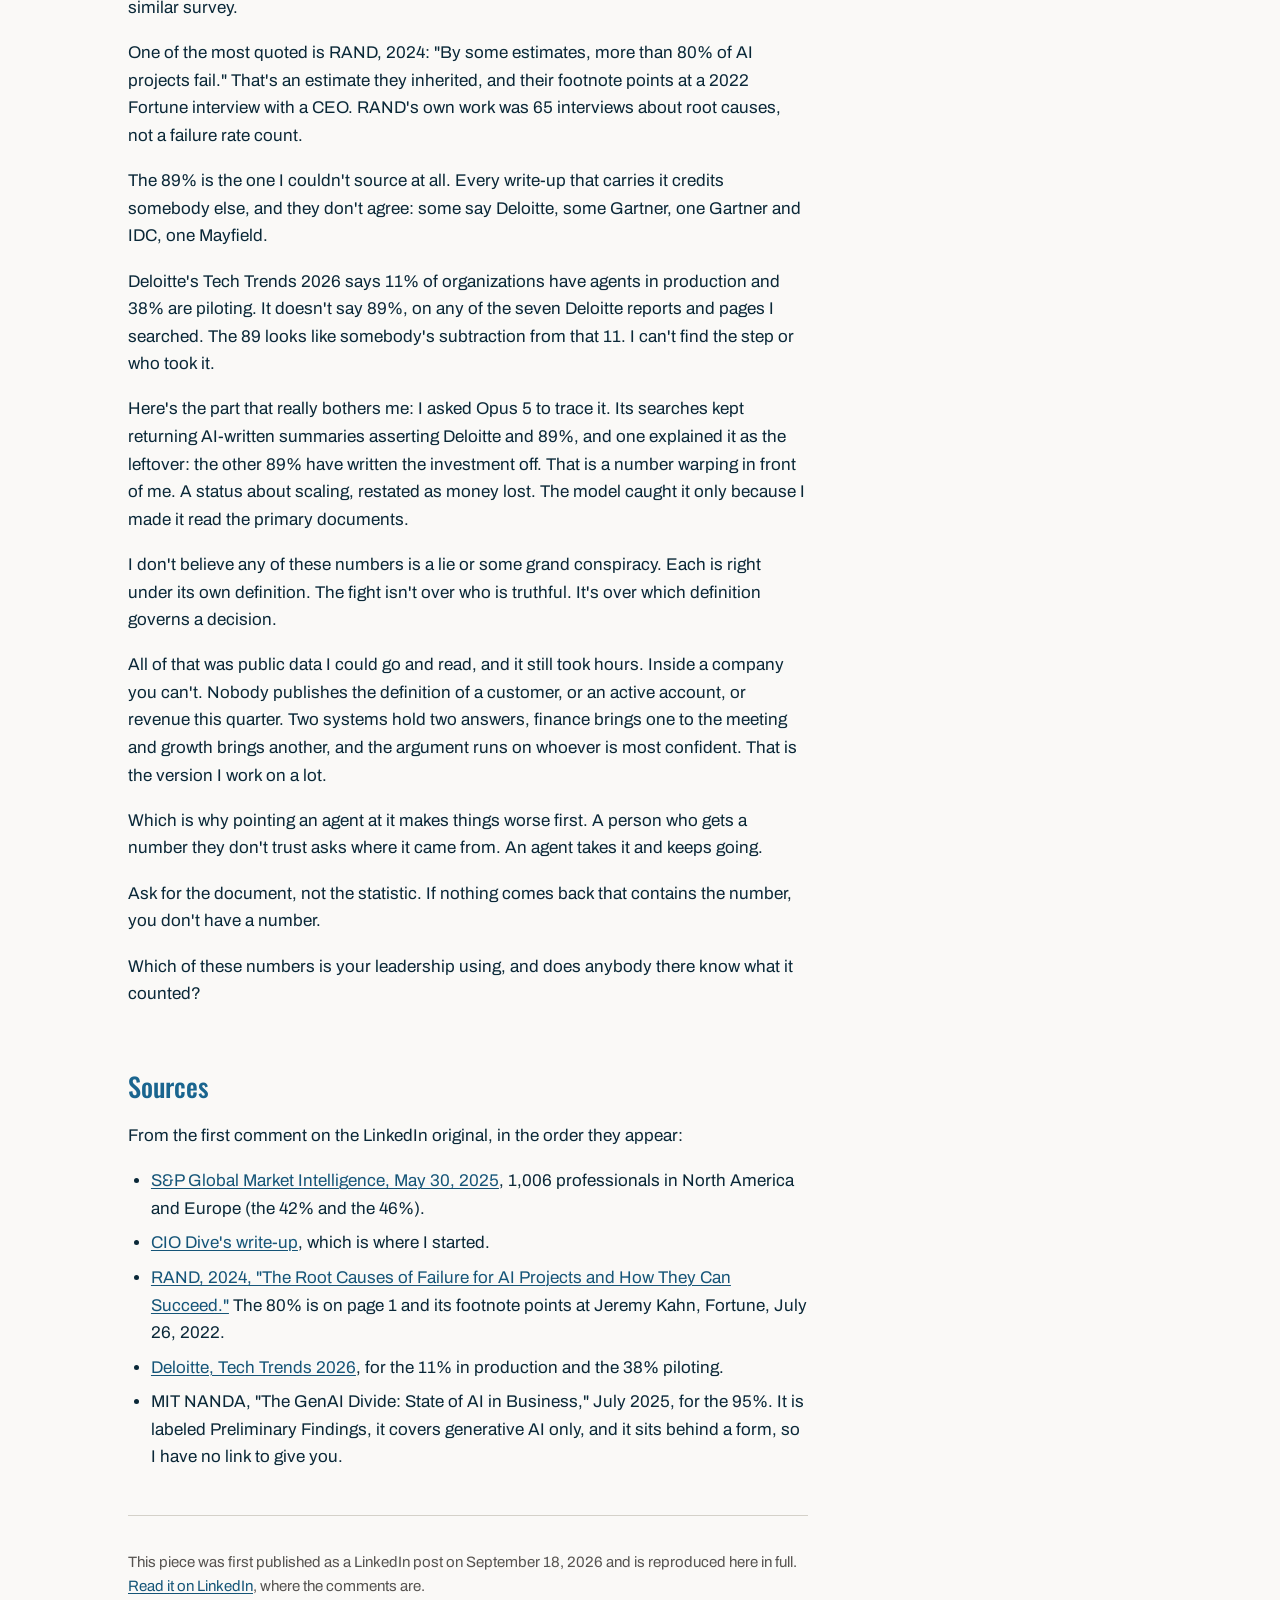
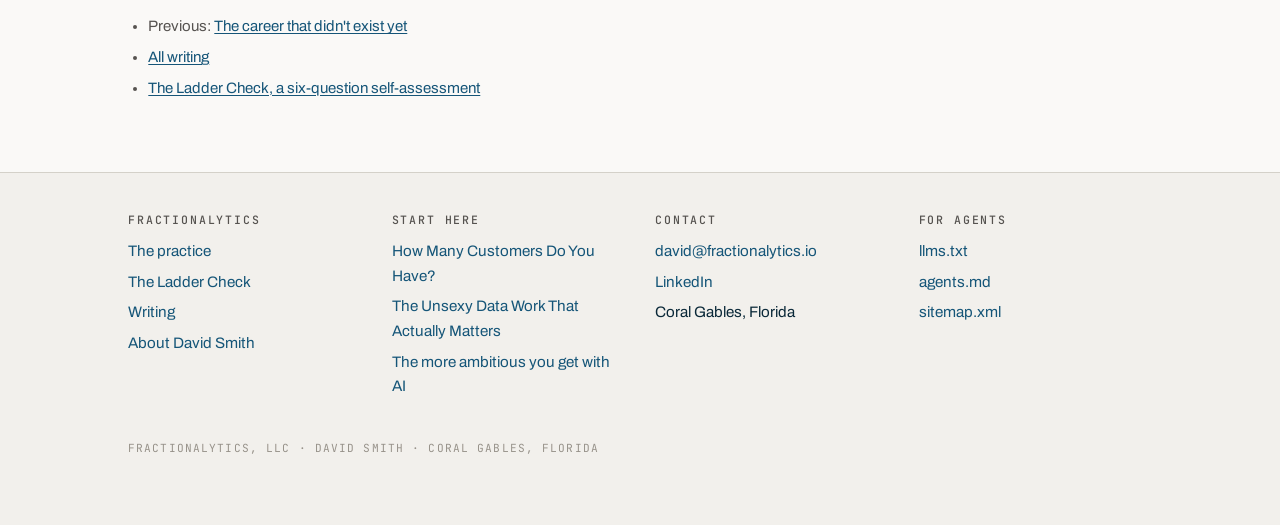
<file: writing/a-confession-about-42-percent/index.html>
<!DOCTYPE html>
<html lang="en">
<head>
<meta charset="utf-8">
<meta name="viewport" content="width=device-width, initial-scale=1">
<title>A confession about 42% | David Smith</title>
<meta name="description" content="Ask for the document, not the statistic. If nothing comes back that contains the number, you don't have a number. By David Smith, fractional CDO, September 2026.">
<meta name="author" content="David Smith">
<meta name="robots" content="index, follow, max-snippet:-1, max-image-preview:large, max-video-preview:-1">
<link rel="canonical" href="https://fractionalytics.io/writing/a-confession-about-42-percent/">
<meta property="og:type" content="article">
<meta property="og:site_name" content="Fractionalytics">
<meta property="og:locale" content="en_US">
<meta property="og:url" content="https://fractionalytics.io/writing/a-confession-about-42-percent/">
<meta property="og:title" content="A confession about 42% | David Smith">
<meta property="og:description" content="Ask for the document, not the statistic. If nothing comes back that contains the number, you don't have a number. By David Smith, fractional CDO, September 2026.">
<meta property="og:image" content="https://fractionalytics.io/writing/img/cover-five-numbers.png">
<meta property="og:image:width" content="2400">
<meta property="og:image:height" content="1260">
<meta property="og:image:alt" content="Fractionalytics: AI strategy, the data beneath it, and the systems to run it">
<meta property="article:published_time" content="2026-09-18">
<meta property="article:author" content="David Smith">
<meta name="twitter:card" content="summary_large_image">
<meta name="twitter:title" content="A confession about 42% | David Smith">
<meta name="twitter:description" content="Ask for the document, not the statistic. If nothing comes back that contains the number, you don't have a number. By David Smith, fractional CDO, September 2026.">
<meta name="twitter:image" content="https://fractionalytics.io/writing/img/cover-five-numbers.png">
<link rel="icon" href="/favicon.svg" type="image/svg+xml">
<link rel="preconnect" href="https://fonts.googleapis.com">
<link rel="preconnect" href="https://fonts.gstatic.com" crossorigin>
<link rel="stylesheet" href="https://fonts.googleapis.com/css2?family=Oswald:wght@400;500;600&family=Archivo:wght@400;500;600&family=JetBrains+Mono:wght@400;500&display=swap">
<link rel="stylesheet" href="/styles.css?v=1cb3b368">
<link rel="sitemap" type="application/xml" href="/sitemap.xml">
<link rel="alternate" type="text/plain" href="/llms.txt" title="llms.txt">
<script type="application/ld+json">{"@context":"https://schema.org","@graph":[{"@type":"WebSite","@id":"https://fractionalytics.io/#website","url":"https://fractionalytics.io/","name":"Fractionalytics","description":"AI strategy, the data beneath it, and the systems to run it.","inLanguage":"en-US","publisher":{"@id":"https://fractionalytics.io/#organization"},"copyrightHolder":{"@id":"https://fractionalytics.io/#organization"}},{"@type":"ProfessionalService","@id":"https://fractionalytics.io/#organization","name":"Fractionalytics, LLC","alternateName":"Fractionalytics","url":"https://fractionalytics.io/","logo":{"@type":"ImageObject","url":"https://fractionalytics.io/logo-stack.svg","caption":"Fractionalytics"},"image":"https://fractionalytics.io/og-card-2026-07.png","email":"david@fractionalytics.io","slogan":"AI strategy, the data beneath it, and the systems to run it","description":"Fractional Chief Data Officer practice. Data strategy, foundations, remediation and customer analytics for companies moving on AI, whose ambitions have outrun the state of their data.","founder":{"@id":"https://fractionalytics.io/#david-smith"},"employee":{"@id":"https://fractionalytics.io/#david-smith"},"address":{"@type":"PostalAddress","addressLocality":"Coral Gables","addressRegion":"FL","addressCountry":"US"},"areaServed":[{"@type":"Country","name":"United States"},{"@type":"Place","name":"Latin America"},{"@type":"Place","name":"Europe"}],"knowsAbout":["AI readiness","Data strategy","Data foundations","Data remediation","Data quality","Entity resolution","Identity resolution","Fractional Chief Data Officer","Customer analytics","Customer lifetime value","Cohort analysis","Data diligence","Customer data platforms","Modern data stack","dbt","Snowflake","Databricks","BigQuery"],"sameAs":["https://www.linkedin.com/in/dksmith01/"]},{"@type":"Person","@id":"https://fractionalytics.io/#david-smith","name":"David Smith","givenName":"David","familyName":"Smith","jobTitle":"Fractional Chief Data Officer","description":"Fractional Chief Data Officer. Sets AI strategy with leadership teams, builds the data and systems underneath it, and ships the highest-leverage pieces.","url":"https://fractionalytics.io/about/","email":"david@fractionalytics.io","worksFor":{"@id":"https://fractionalytics.io/#organization"},"homeLocation":{"@type":"Place","name":"Coral Gables, Florida"},"alumniOf":[{"@type":"CollegeOrUniversity","name":"The Wharton School, University of Pennsylvania"},{"@type":"CollegeOrUniversity","name":"Rice University"}],"knowsLanguage":["en","es"],"knowsAbout":["AI readiness","Data strategy","Data foundations","Data remediation","Data quality","Entity resolution","Identity resolution","Fractional Chief Data Officer","Customer analytics","Customer lifetime value","Cohort analysis","Data diligence","Customer data platforms","Modern data stack","dbt","Snowflake","Databricks","BigQuery"],"sameAs":["https://www.linkedin.com/in/dksmith01/","https://www.youtube.com/watch?v=DdW_h7ugRhg"]},{"@type":"BlogPosting","@id":"https://fractionalytics.io/writing/a-confession-about-42-percent/#article","headline":"A confession about 42%","alternativeHeadline":"Ask for the document, not the statistic. If nothing comes back that contains the number, you don't have a number.","description":"Ask for the document, not the statistic. If nothing comes back that contains the number, you don't have a number.","wordCount":694,"datePublished":"2026-09-18","dateModified":"2026-09-18","inLanguage":"en-US","url":"https://fractionalytics.io/writing/a-confession-about-42-percent/","mainEntityOfPage":{"@type":"WebPage","@id":"https://fractionalytics.io/writing/a-confession-about-42-percent/"},"author":{"@id":"https://fractionalytics.io/#david-smith"},"creator":{"@id":"https://fractionalytics.io/#david-smith"},"publisher":{"@id":"https://fractionalytics.io/#organization"},"isPartOf":{"@id":"https://fractionalytics.io/writing/#blog"},"keywords":"AI adoption, data quality","image":"https://fractionalytics.io/og-card-2026-07.png","sameAs":["https://www.linkedin.com/feed/update/urn:li:activity:7506857754888896512/"],"articleSection":"AI adoption"},{"@type":"BreadcrumbList","@id":"https://fractionalytics.io/writing/a-confession-about-42-percent/#breadcrumb","itemListElement":[{"@type":"ListItem","position":1,"name":"Home","item":"https://fractionalytics.io/"},{"@type":"ListItem","position":2,"name":"Writing","item":"https://fractionalytics.io/writing/"},{"@type":"ListItem","position":3,"name":"A confession about 42%","item":"https://fractionalytics.io/writing/a-confession-about-42-percent/"}]}]}</script>
</head>
<body>
<a class="skip-link" href="#main">Skip to content</a>
<header class="masthead">
<div class="masthead-inner">
<a href="/" aria-label="Fractionalytics home"><img class="logo" src="/logo-stack.svg" alt="Fractionalytics" width="327" height="102"></a>
<nav class="sitenav" aria-label="Primary"><ul><li><a href="/">Practice</a></li><li><a href="/diagnostic/">The Ladder Check</a></li><li><a href="/writing/">Writing</a></li><li><a href="/about/">About</a></li></ul></nav>
</div>
</header>
<main id="main" class="wrap">
<nav class="crumbs" aria-label="Breadcrumb"><ol><li><a href="/">Home</a><span aria-hidden="true"> /</span></li><li><a href="/writing/">Writing</a><span aria-hidden="true"> /</span></li><li><span aria-current="page">A confession about 42%</span></li></ol></nav>
<article class="prose">
<figure class="cover">
<img src="/writing/img/cover-five-numbers.png" alt="Five AI failure statistics in a stack: 95% of organizations had no measurable P&amp;L impact at six months; 89% of ??? with the source not established; 80% of projects, an estimate RAND quoted rather than made; 42% of companies gave up on most initiatives, the one David used; 46% of proofs of concept scrapped before broad adoption." width="1200" height="1200" fetchpriority="high" decoding="async">
</figure>
<header>
<p class="eyebrow">LinkedIn post</p>
<h1>A confession about 42%</h1>
<p class="lede">Ask for the document, not the statistic. If nothing comes back that contains the number, you don't have a number.</p>
<p class="article-meta">
<span>By <a href="/about/" rel="author">David Smith</a></span>
<span><time datetime="2026-09-18">September 18, 2026</time></span>
<span>694 words</span>
</p>
<ul class="tags"><li>AI adoption</li><li>data quality</li></ul>
</header>

<div class="article-body">
<p>I have a confession to make. I quoted "42%" in a post back in July, and used it as the hero image.</p>
<p>"S&amp;P Global surveyed more than a thousand enterprises across North America and Europe and found that 42 percent of them walked away from most of their AI initiatives in 2025, up from 17 percent the year before."</p>
<p>When I first went back to find the source, I couldn't get to it. The report sits behind a paywall, the figures were corroborated across several outlets, and the best I had was a trade write-up.</p>
<p>Then I eventually found the free S&amp;P Global page, published May 30, 2025. It says the survey was 1,006 midlevel and senior professionals, not "more than a thousand enterprises," and it describes the change as year over year, not 2025. Three things wrong in one sentence I published under my own name.</p>
<p>So I went looking for corroboration from other sources. Surely somebody else has run a similar survey.</p>
<p>One of the most quoted is RAND, 2024: "By some estimates, more than 80% of AI projects fail." That's an estimate they inherited, and their footnote points at a 2022 Fortune interview with a CEO. RAND's own work was 65 interviews about root causes, not a failure rate count.</p>
<p>The 89% is the one I couldn't source at all. Every write-up that carries it credits somebody else, and they don't agree: some say Deloitte, some Gartner, one Gartner and IDC, one Mayfield.</p>
<p>Deloitte's Tech Trends 2026 says 11% of organizations have agents in production and 38% are piloting. It doesn't say 89%, on any of the seven Deloitte reports and pages I searched. The 89 looks like somebody's subtraction from that 11. I can't find the step or who took it.</p>
<p>Here's the part that really bothers me: I asked Opus 5 to trace it. Its searches kept returning AI-written summaries asserting Deloitte and 89%, and one explained it as the leftover: the other 89% have written the investment off. That is a number warping in front of me. A status about scaling, restated as money lost. The model caught it only because I made it read the primary documents.</p>
<p>I don't believe any of these numbers is a lie or some grand conspiracy. Each is right under its own definition. The fight isn't over who is truthful. It's over which definition governs a decision.</p>
<p>All of that was public data I could go and read, and it still took hours. Inside a company you can't. Nobody publishes the definition of a customer, or an active account, or revenue this quarter. Two systems hold two answers, finance brings one to the meeting and growth brings another, and the argument runs on whoever is most confident. That is the version I work on a lot.</p>
<p>Which is why pointing an agent at it makes things worse first. A person who gets a number they don't trust asks where it came from. An agent takes it and keeps going.</p>
<p>Ask for the document, not the statistic. If nothing comes back that contains the number, you don't have a number.</p>
<p>Which of these numbers is your leadership using, and does anybody there know what it counted?</p>
<h2 id="sources">Sources</h2>
<p>From the first comment on the LinkedIn original, in the order they appear:</p>
<ul>
<li><a href="https://www.spglobal.com/market-intelligence/en/news-insights/research/ai-experiences-rapid-adoption-but-with-mixed-outcomes-highlights-from-vote-ai-machine-learning" rel="noopener">S&amp;P Global Market Intelligence, May 30, 2025</a>, 1,006 professionals in North America and Europe (the 42% and the 46%).</li>
<li><a href="https://www.ciodive.com/news/AI-project-fail-data-SPGlobal/742590/" rel="noopener">CIO Dive's write-up</a>, which is where I started.</li>
<li><a href="https://www.rand.org/content/dam/rand/pubs/research_reports/RRA2600/RRA2680-1/RAND_RRA2680-1.pdf" rel="noopener">RAND, 2024, "The Root Causes of Failure for AI Projects and How They Can Succeed."</a> The 80% is on page 1 and its footnote points at Jeremy Kahn, Fortune, July 26, 2022.</li>
<li><a href="https://mkto.deloitte.com/rs/712-CNF-326/images/DI_Tech-trends-2026.pdf" rel="noopener">Deloitte, Tech Trends 2026</a>, for the 11% in production and the 38% piloting.</li>
<li>MIT NANDA, "The GenAI Divide: State of AI in Business," July 2025, for the 95%. It is labeled Preliminary Findings, it covers generative AI only, and it sits behind a form, so I have no link to give you.</li>
</ul>
</div>
<footer class="origin-note">
<p>This piece was first published as a LinkedIn post on September 18, 2026 and is reproduced here in full. <a href="https://www.linkedin.com/feed/update/urn:li:activity:7506857754888896512/" rel="noopener">Read it on LinkedIn</a>, where the comments are.</p>
<ul><li>Previous: <a href="/writing/the-career-that-didnt-exist-yet/">The career that didn't exist yet</a></li><li><a href="/writing/">All writing</a></li><li><a href="/diagnostic/">The Ladder Check, a six-question self-assessment</a></li></ul>
</footer>
</article>
</main>
<footer class="sitefooter">
<div class="wrap">
<div class="footer-grid">
<section>
<h2>Fractionalytics</h2>
<ul>
<li><a href="/">The practice</a></li>
<li><a href="/diagnostic/">The Ladder Check</a></li>
<li><a href="/writing/">Writing</a></li>
<li><a href="/about/">About David Smith</a></li>
</ul>
</section>
<section>
<h2>Start here</h2>
<ul>
<li><a href="/writing/how-many-customers-do-you-have/">How Many Customers Do You Have?</a></li>
<li><a href="/writing/the-unsexy-data-work-that-actually-matters/">The Unsexy Data Work That Actually Matters</a></li>
<li><a href="/writing/the-more-ambitious-you-get-with-ai/">The more ambitious you get with AI</a></li>
</ul>
</section>
<section>
<h2>Contact</h2>
<ul>
<li><a href="mailto:david@fractionalytics.io">david@fractionalytics.io</a></li>
<li><a href="https://www.linkedin.com/in/dksmith01/" rel="noopener">LinkedIn</a></li>
<li>Coral Gables, Florida</li>
</ul>
</section>
<section>
<h2>For agents</h2>
<ul>
<li><a href="/llms.txt">llms.txt</a></li>
<li><a href="/agents.md">agents.md</a></li>
<li><a href="/sitemap.xml">sitemap.xml</a></li>
</ul>
</section>
</div>
<p class="colophon">Fractionalytics, LLC &middot; David Smith &middot; Coral Gables, Florida</p>
</div>
</footer>

</body>
</html>
</file>
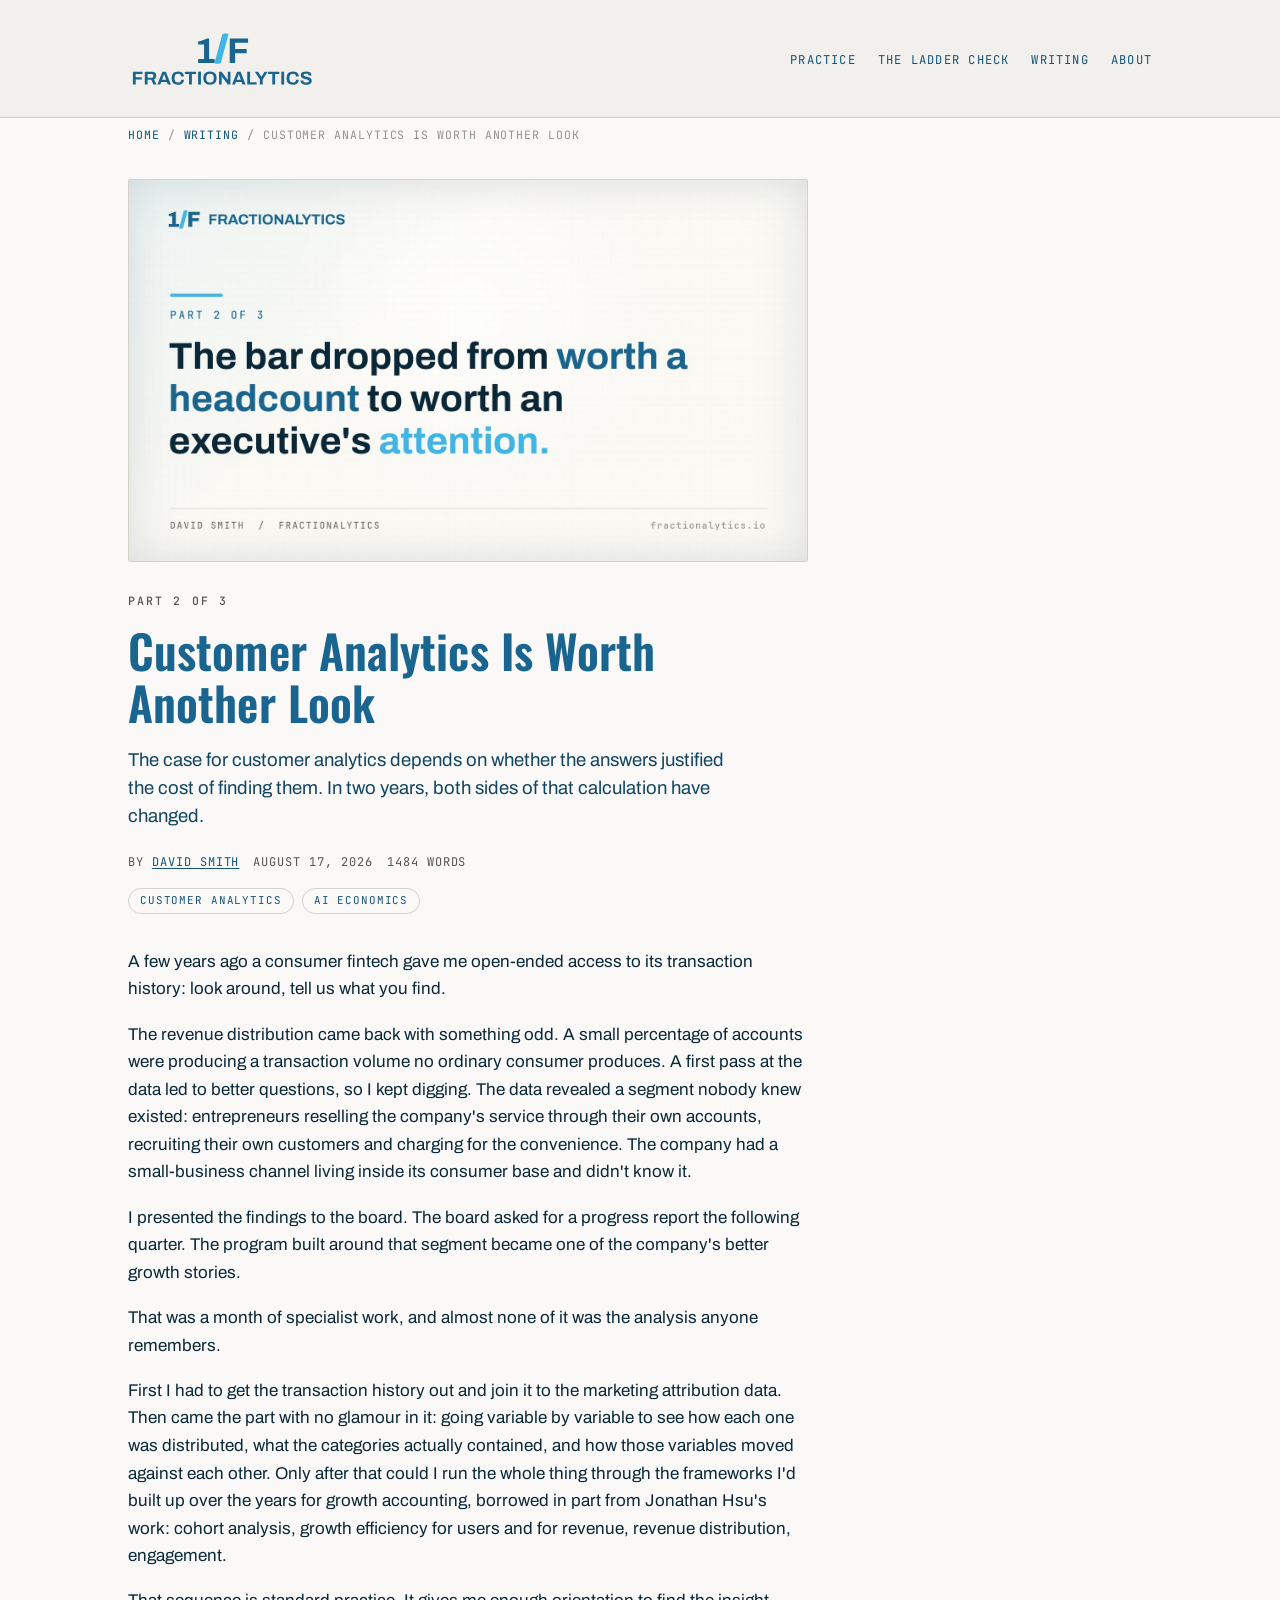
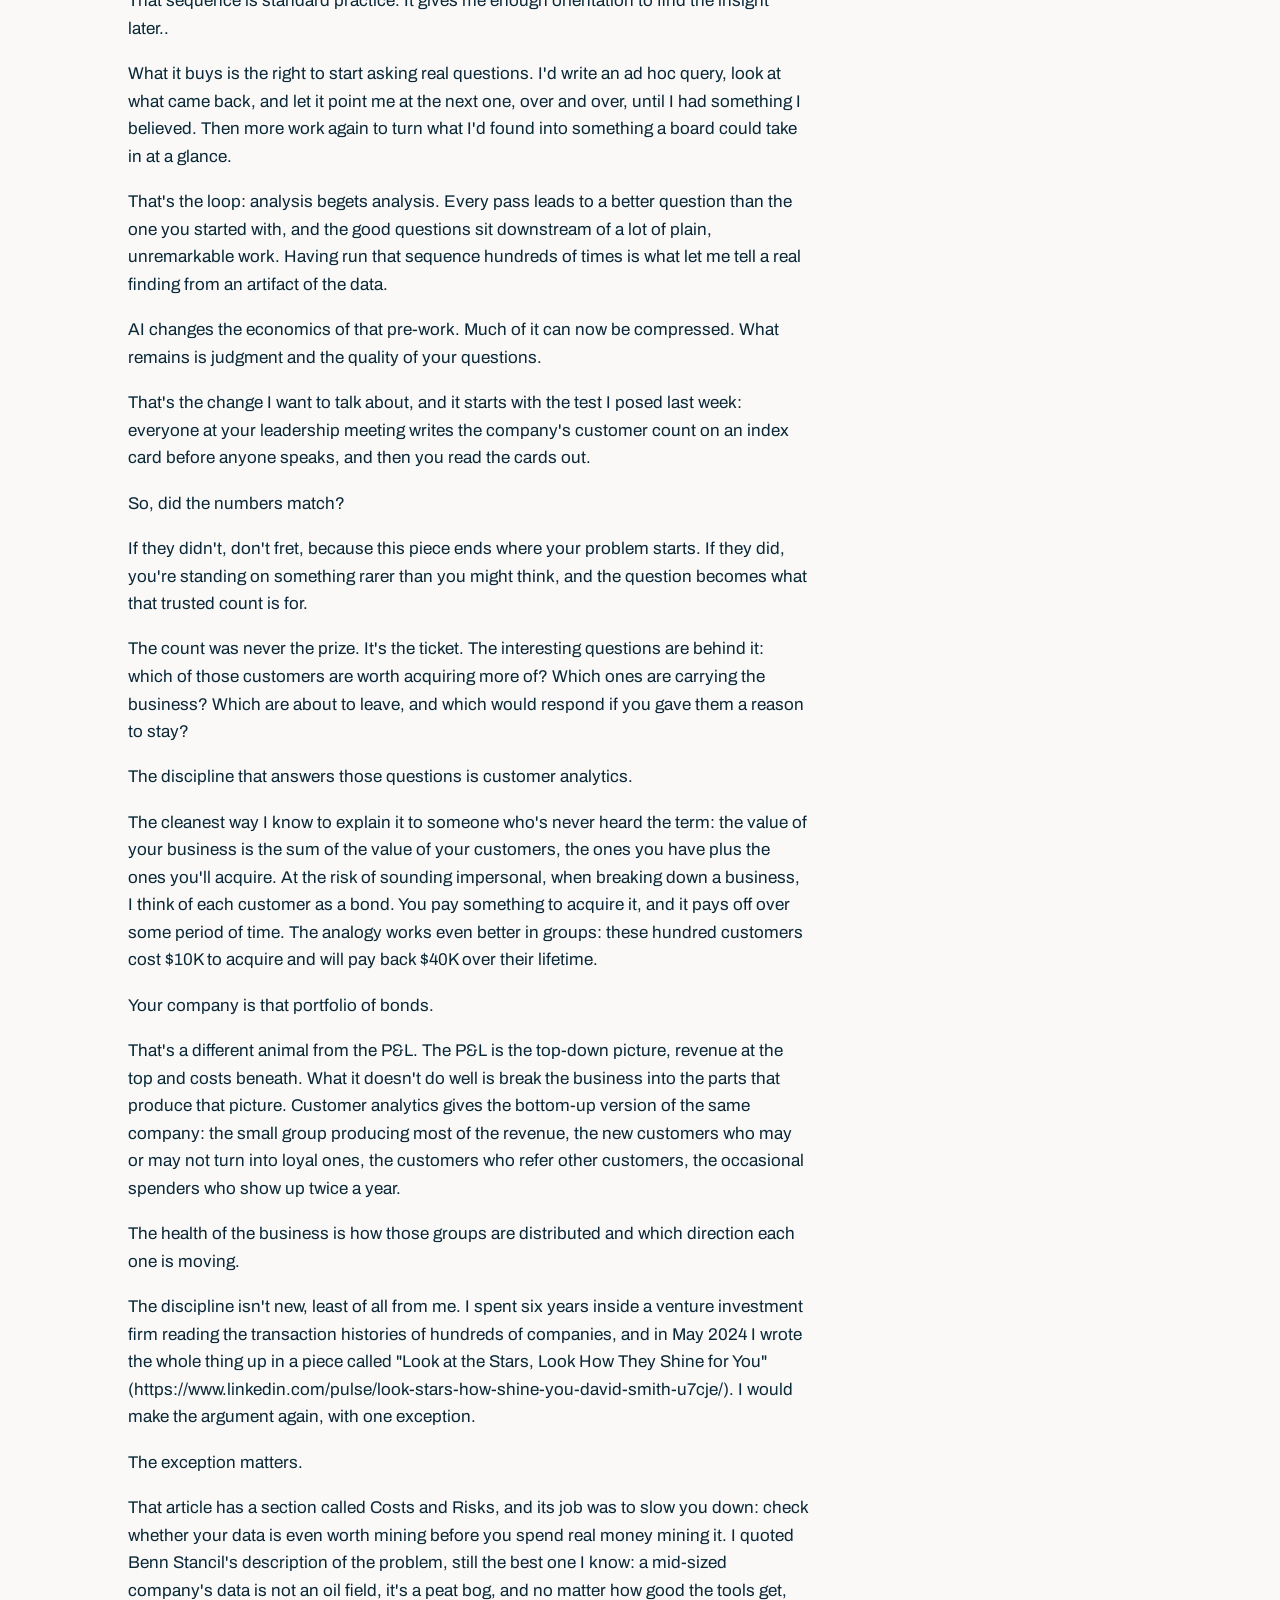
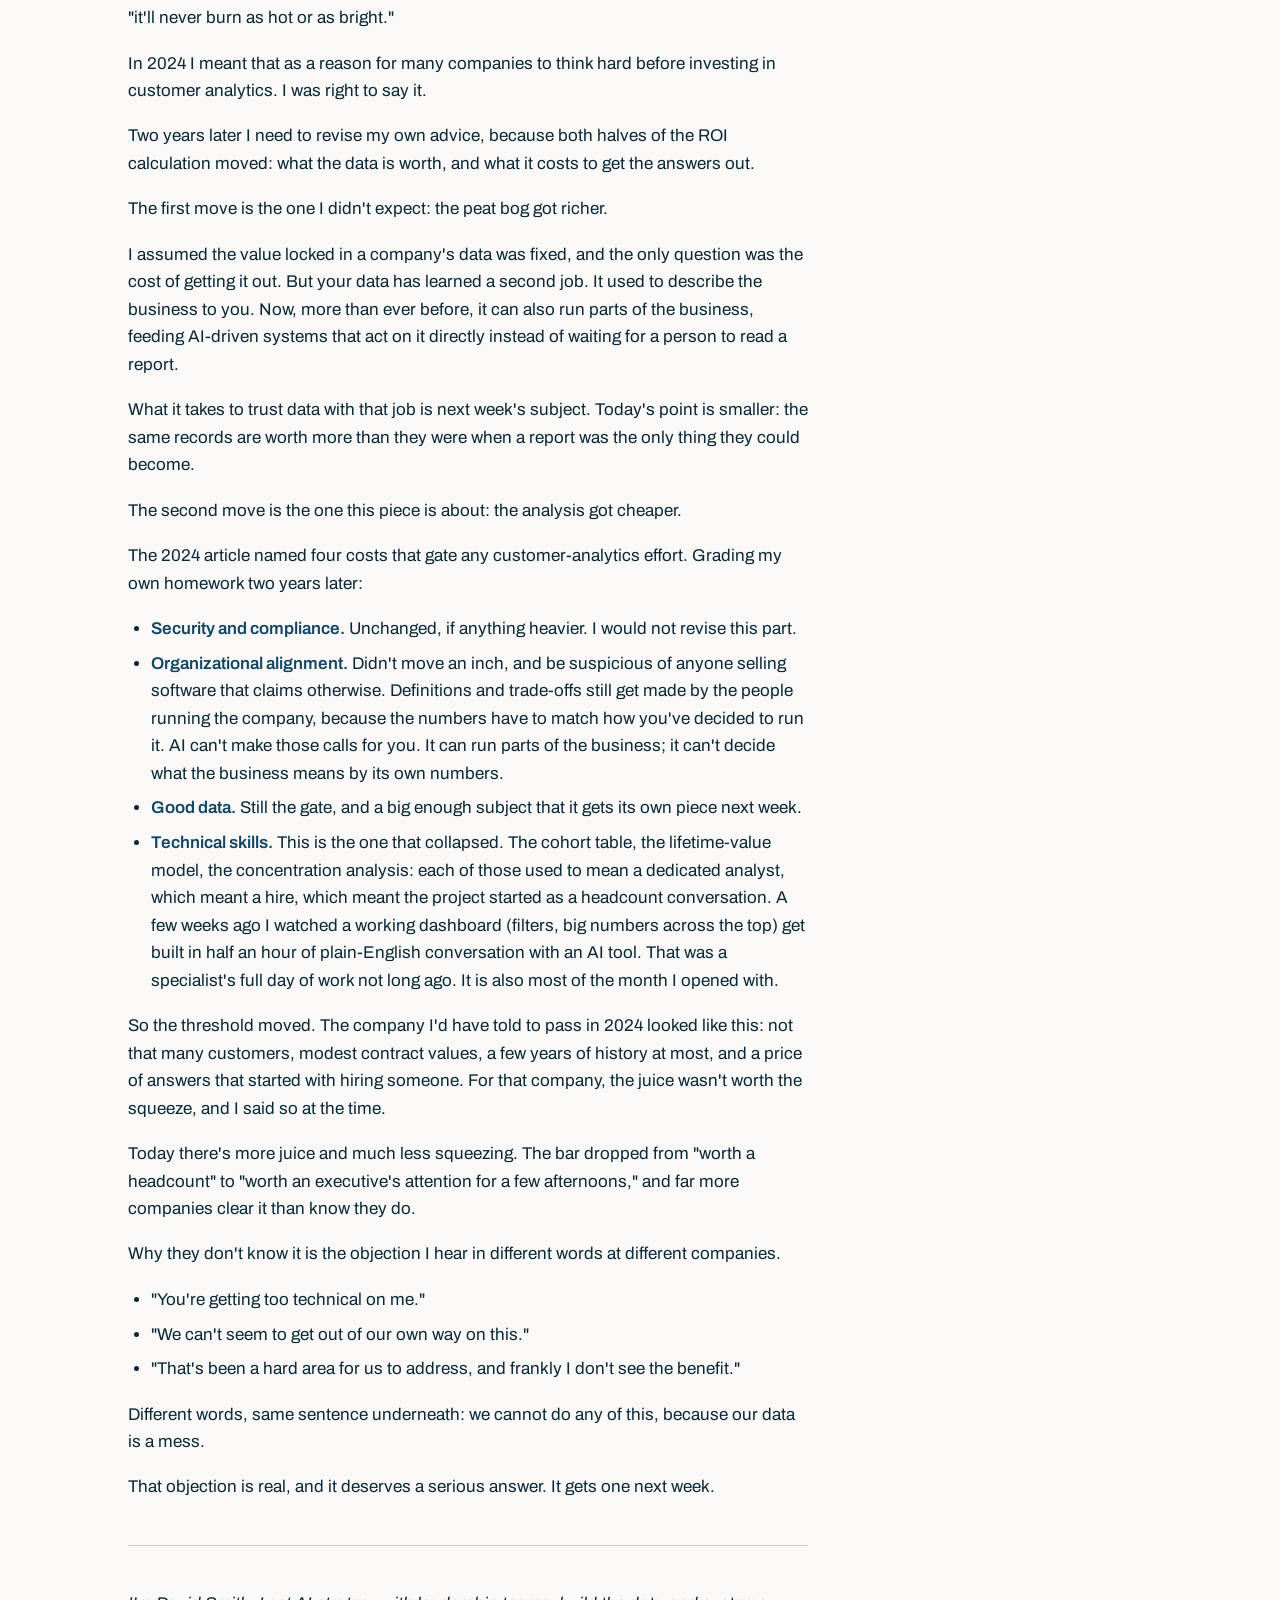
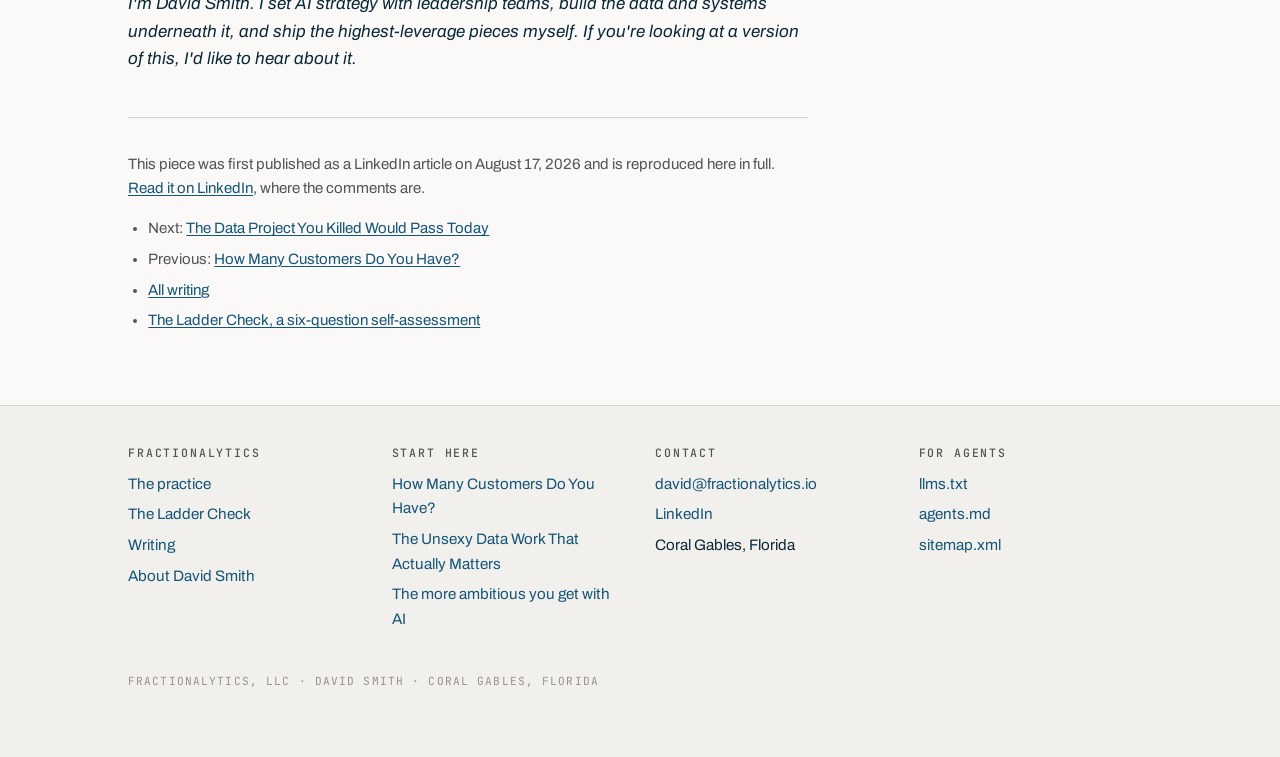
<file: writing/customer-analytics-is-worth-another-look/index.html>
<!DOCTYPE html>
<html lang="en">
<head>
<meta charset="utf-8">
<meta name="viewport" content="width=device-width, initial-scale=1">
<title>Customer Analytics Is Worth Another Look | David Smith</title>
<meta name="description" content="The case for customer analytics depends on whether the answers justified the cost of finding them. In two years, both sides of that calculation have changed.">
<meta name="author" content="David Smith">
<meta name="robots" content="index, follow, max-snippet:-1, max-image-preview:large, max-video-preview:-1">
<link rel="canonical" href="https://fractionalytics.io/writing/customer-analytics-is-worth-another-look/">
<meta property="og:type" content="article">
<meta property="og:site_name" content="Fractionalytics">
<meta property="og:locale" content="en_US">
<meta property="og:url" content="https://fractionalytics.io/writing/customer-analytics-is-worth-another-look/">
<meta property="og:title" content="Customer Analytics Is Worth Another Look | David Smith">
<meta property="og:description" content="The case for customer analytics depends on whether the answers justified the cost of finding them. In two years, both sides of that calculation have changed.">
<meta property="og:image" content="https://fractionalytics.io/writing/img/cover-customer-analytics.jpg">
<meta property="og:image:width" content="2400">
<meta property="og:image:height" content="1260">
<meta property="og:image:alt" content="Fractionalytics: AI strategy, the data beneath it, and the systems to run it">
<meta property="article:published_time" content="2026-08-17">
<meta property="article:author" content="David Smith">
<meta name="twitter:card" content="summary_large_image">
<meta name="twitter:title" content="Customer Analytics Is Worth Another Look | David Smith">
<meta name="twitter:description" content="The case for customer analytics depends on whether the answers justified the cost of finding them. In two years, both sides of that calculation have changed.">
<meta name="twitter:image" content="https://fractionalytics.io/writing/img/cover-customer-analytics.jpg">
<link rel="icon" href="/favicon.svg" type="image/svg+xml">
<link rel="preconnect" href="https://fonts.googleapis.com">
<link rel="preconnect" href="https://fonts.gstatic.com" crossorigin>
<link rel="stylesheet" href="https://fonts.googleapis.com/css2?family=Oswald:wght@400;500;600&family=Archivo:wght@400;500;600&family=JetBrains+Mono:wght@400;500&display=swap">
<link rel="stylesheet" href="/styles.css?v=1cb3b368">
<link rel="sitemap" type="application/xml" href="/sitemap.xml">
<link rel="alternate" type="text/plain" href="/llms.txt" title="llms.txt">
<script type="application/ld+json">{"@context":"https://schema.org","@graph":[{"@type":"WebSite","@id":"https://fractionalytics.io/#website","url":"https://fractionalytics.io/","name":"Fractionalytics","description":"AI strategy, the data beneath it, and the systems to run it.","inLanguage":"en-US","publisher":{"@id":"https://fractionalytics.io/#organization"},"copyrightHolder":{"@id":"https://fractionalytics.io/#organization"}},{"@type":"ProfessionalService","@id":"https://fractionalytics.io/#organization","name":"Fractionalytics, LLC","alternateName":"Fractionalytics","url":"https://fractionalytics.io/","logo":{"@type":"ImageObject","url":"https://fractionalytics.io/logo-stack.svg","caption":"Fractionalytics"},"image":"https://fractionalytics.io/og-card-2026-07.png","email":"david@fractionalytics.io","slogan":"AI strategy, the data beneath it, and the systems to run it","description":"Fractional Chief Data Officer practice. Data strategy, foundations, remediation and customer analytics for companies moving on AI, whose ambitions have outrun the state of their data.","founder":{"@id":"https://fractionalytics.io/#david-smith"},"employee":{"@id":"https://fractionalytics.io/#david-smith"},"address":{"@type":"PostalAddress","addressLocality":"Coral Gables","addressRegion":"FL","addressCountry":"US"},"areaServed":[{"@type":"Country","name":"United States"},{"@type":"Place","name":"Latin America"},{"@type":"Place","name":"Europe"}],"knowsAbout":["AI readiness","Data strategy","Data foundations","Data remediation","Data quality","Entity resolution","Identity resolution","Fractional Chief Data Officer","Customer analytics","Customer lifetime value","Cohort analysis","Data diligence","Customer data platforms","Modern data stack","dbt","Snowflake","Databricks","BigQuery"],"sameAs":["https://www.linkedin.com/in/dksmith01/"]},{"@type":"Person","@id":"https://fractionalytics.io/#david-smith","name":"David Smith","givenName":"David","familyName":"Smith","jobTitle":"Fractional Chief Data Officer","description":"Fractional Chief Data Officer. Sets AI strategy with leadership teams, builds the data and systems underneath it, and ships the highest-leverage pieces.","url":"https://fractionalytics.io/about/","email":"david@fractionalytics.io","worksFor":{"@id":"https://fractionalytics.io/#organization"},"homeLocation":{"@type":"Place","name":"Coral Gables, Florida"},"alumniOf":[{"@type":"CollegeOrUniversity","name":"The Wharton School, University of Pennsylvania"},{"@type":"CollegeOrUniversity","name":"Rice University"}],"knowsLanguage":["en","es"],"knowsAbout":["AI readiness","Data strategy","Data foundations","Data remediation","Data quality","Entity resolution","Identity resolution","Fractional Chief Data Officer","Customer analytics","Customer lifetime value","Cohort analysis","Data diligence","Customer data platforms","Modern data stack","dbt","Snowflake","Databricks","BigQuery"],"sameAs":["https://www.linkedin.com/in/dksmith01/","https://www.youtube.com/watch?v=DdW_h7ugRhg"]},{"@type":"BlogPosting","@id":"https://fractionalytics.io/writing/customer-analytics-is-worth-another-look/#article","headline":"Customer Analytics Is Worth Another Look","alternativeHeadline":"The case for customer analytics depends on whether the answers justified the cost of finding them. In two years, both sides of that calculation have changed.","description":"The case for customer analytics depends on whether the answers justified the cost of finding them. In two years, both sides of that calculation have changed.","wordCount":1484,"datePublished":"2026-08-17","dateModified":"2026-08-17","inLanguage":"en-US","url":"https://fractionalytics.io/writing/customer-analytics-is-worth-another-look/","mainEntityOfPage":{"@type":"WebPage","@id":"https://fractionalytics.io/writing/customer-analytics-is-worth-another-look/"},"author":{"@id":"https://fractionalytics.io/#david-smith"},"creator":{"@id":"https://fractionalytics.io/#david-smith"},"publisher":{"@id":"https://fractionalytics.io/#organization"},"isPartOf":{"@id":"https://fractionalytics.io/writing/#blog"},"keywords":"customer analytics, AI economics","image":"https://fractionalytics.io/og-card-2026-07.png","sameAs":["https://www.linkedin.com/pulse/customer-analytics-worth-another-look-david-smith-yucbe/"],"articleSection":"customer analytics"},{"@type":"BreadcrumbList","@id":"https://fractionalytics.io/writing/customer-analytics-is-worth-another-look/#breadcrumb","itemListElement":[{"@type":"ListItem","position":1,"name":"Home","item":"https://fractionalytics.io/"},{"@type":"ListItem","position":2,"name":"Writing","item":"https://fractionalytics.io/writing/"},{"@type":"ListItem","position":3,"name":"Customer Analytics Is Worth Another Look","item":"https://fractionalytics.io/writing/customer-analytics-is-worth-another-look/"}]}]}</script>
</head>
<body>
<a class="skip-link" href="#main">Skip to content</a>
<header class="masthead">
<div class="masthead-inner">
<a href="/" aria-label="Fractionalytics home"><img class="logo" src="/logo-stack.svg" alt="Fractionalytics" width="327" height="102"></a>
<nav class="sitenav" aria-label="Primary"><ul><li><a href="/">Practice</a></li><li><a href="/diagnostic/">The Ladder Check</a></li><li><a href="/writing/">Writing</a></li><li><a href="/about/">About</a></li></ul></nav>
</div>
</header>
<main id="main" class="wrap">
<nav class="crumbs" aria-label="Breadcrumb"><ol><li><a href="/">Home</a><span aria-hidden="true"> /</span></li><li><a href="/writing/">Writing</a><span aria-hidden="true"> /</span></li><li><span aria-current="page">Customer Analytics Is Worth Another Look</span></li></ol></nav>
<article class="prose">
<figure class="cover">
<img src="/writing/img/cover-customer-analytics.jpg" alt="Title card for the second piece in the series, on the Fractionalytics dark blue." width="1600" height="900" fetchpriority="high" decoding="async">
</figure>
<header>
<p class="eyebrow">Part 2 of 3</p>
<h1>Customer Analytics Is Worth Another Look</h1>
<p class="lede">The case for customer analytics depends on whether the answers justified the cost of finding them. In two years, both sides of that calculation have changed.</p>
<p class="article-meta">
<span>By <a href="/about/" rel="author">David Smith</a></span>
<span><time datetime="2026-08-17">August 17, 2026</time></span>
<span>1484 words</span>
</p>
<ul class="tags"><li>customer analytics</li><li>AI economics</li></ul>
</header>

<div class="article-body">
<p>A few years ago a consumer fintech gave me open-ended access to its transaction history: look around, tell us what you find.</p>
<p>The revenue distribution came back with something odd. A small percentage of accounts were producing a transaction volume no ordinary consumer produces. A first pass at the data led to better questions, so I kept digging. The data revealed a segment nobody knew existed: entrepreneurs reselling the company's service through their own accounts, recruiting their own customers and charging for the convenience. The company had a small-business channel living inside its consumer base and didn't know it.</p>
<p>I presented the findings to the board. The board asked for a progress report the following quarter. The program built around that segment became one of the company's better growth stories.</p>
<p>That was a month of specialist work, and almost none of it was the analysis anyone remembers.</p>
<p>First I had to get the transaction history out and join it to the marketing attribution data. Then came the part with no glamour in it: going variable by variable to see how each one was distributed, what the categories actually contained, and how those variables moved against each other. Only after that could I run the whole thing through the frameworks I'd built up over the years for growth accounting, borrowed in part from Jonathan Hsu's work: cohort analysis, growth efficiency for users and for revenue, revenue distribution, engagement.</p>
<p>That sequence is standard practice. It gives me enough orientation to find the insight later..</p>
<p>What it buys is the right to start asking real questions. I'd write an ad hoc query, look at what came back, and let it point me at the next one, over and over, until I had something I believed. Then more work again to turn what I'd found into something a board could take in at a glance.</p>
<p>That's the loop: analysis begets analysis. Every pass leads to a better question than the one you started with, and the good questions sit downstream of a lot of plain, unremarkable work. Having run that sequence hundreds of times is what let me tell a real finding from an artifact of the data.</p>
<p>AI changes the economics of that pre-work. Much of it can now be compressed. What remains is judgment and the quality of your questions.</p>
<p>That's the change I want to talk about, and it starts with the test I posed last week: everyone at your leadership meeting writes the company's customer count on an index card before anyone speaks, and then you read the cards out.</p>
<p>So, did the numbers match?</p>
<p>If they didn't, don't fret, because this piece ends where your problem starts. If they did, you're standing on something rarer than you might think, and the question becomes what that trusted count is for.</p>
<p>The count was never the prize. It's the ticket. The interesting questions are behind it: which of those customers are worth acquiring more of? Which ones are carrying the business? Which are about to leave, and which would respond if you gave them a reason to stay?</p>
<p>The discipline that answers those questions is customer analytics.</p>
<p>The cleanest way I know to explain it to someone who's never heard the term: the value of your business is the sum of the value of your customers, the ones you have plus the ones you'll acquire. At the risk of sounding impersonal, when breaking down a business, I think of each customer as a bond. You pay something to acquire it, and it pays off over some period of time. The analogy works even better in groups: these hundred customers cost $10K to acquire and will pay back $40K over their lifetime.</p>
<p>Your company is that portfolio of bonds.</p>
<p>That's a different animal from the P&amp;L. The P&amp;L is the top-down picture, revenue at the top and costs beneath. What it doesn't do well is break the business into the parts that produce that picture. Customer analytics gives the bottom-up version of the same company: the small group producing most of the revenue, the new customers who may or may not turn into loyal ones, the customers who refer other customers, the occasional spenders who show up twice a year.</p>
<p>The health of the business is how those groups are distributed and which direction each one is moving.</p>
<p>The discipline isn't new, least of all from me. I spent six years inside a venture investment firm reading the transaction histories of hundreds of companies, and in May 2024 I wrote the whole thing up in a piece called "Look at the Stars, Look How They Shine for You" (https://www.linkedin.com/pulse/look-stars-how-shine-you-david-smith-u7cje/). I would make the argument again, with one exception.</p>
<p>The exception matters.</p>
<p>That article has a section called Costs and Risks, and its job was to slow you down: check whether your data is even worth mining before you spend real money mining it. I quoted Benn Stancil's description of the problem, still the best one I know: a mid-sized company's data is not an oil field, it's a peat bog, and no matter how good the tools get, "it'll never burn as hot or as bright."</p>
<p>In 2024 I meant that as a reason for many companies to think hard before investing in customer analytics. I was right to say it.</p>
<p>Two years later I need to revise my own advice, because both halves of the ROI calculation moved: what the data is worth, and what it costs to get the answers out.</p>
<p>The first move is the one I didn't expect: the peat bog got richer.</p>
<p>I assumed the value locked in a company's data was fixed, and the only question was the cost of getting it out. But your data has learned a second job. It used to describe the business to you. Now, more than ever before, it can also run parts of the business, feeding AI-driven systems that act on it directly instead of waiting for a person to read a report.</p>
<p>What it takes to trust data with that job is next week's subject. Today's point is smaller: the same records are worth more than they were when a report was the only thing they could become.</p>
<p>The second move is the one this piece is about: the analysis got cheaper.</p>
<p>The 2024 article named four costs that gate any customer-analytics effort. Grading my own homework two years later:</p>
<ul>
<li><strong>Security and compliance.</strong> Unchanged, if anything heavier. I would not revise this part.</li>
<li><strong>Organizational alignment.</strong> Didn't move an inch, and be suspicious of anyone selling software that claims otherwise. Definitions and trade-offs still get made by the people running the company, because the numbers have to match how you've decided to run it. AI can't make those calls for you. It can run parts of the business; it can't decide what the business means by its own numbers.</li>
<li><strong>Good data.</strong> Still the gate, and a big enough subject that it gets its own piece next week.</li>
<li><strong>Technical skills.</strong> This is the one that collapsed. The cohort table, the lifetime-value model, the concentration analysis: each of those used to mean a dedicated analyst, which meant a hire, which meant the project started as a headcount conversation. A few weeks ago I watched a working dashboard (filters, big numbers across the top) get built in half an hour of plain-English conversation with an AI tool. That was a specialist's full day of work not long ago. It is also most of the month I opened with.</li>
</ul>
<p>So the threshold moved. The company I'd have told to pass in 2024 looked like this: not that many customers, modest contract values, a few years of history at most, and a price of answers that started with hiring someone. For that company, the juice wasn't worth the squeeze, and I said so at the time.</p>
<p>Today there's more juice and much less squeezing. The bar dropped from "worth a headcount" to "worth an executive's attention for a few afternoons," and far more companies clear it than know they do.</p>
<p>Why they don't know it is the objection I hear in different words at different companies.</p>
<ul>
<li>"You're getting too technical on me."</li>
<li>"We can't seem to get out of our own way on this."</li>
<li>"That's been a hard area for us to address, and frankly I don't see the benefit."</li>
</ul>
<p>Different words, same sentence underneath: we cannot do any of this, because our data is a mess.</p>
<p>That objection is real, and it deserves a serious answer. It gets one next week.</p>
<hr>
<p><em>I'm David Smith. I set AI strategy with leadership teams, build the data and systems underneath it, and ship the highest-leverage pieces myself. If you're looking at a version of this, I'd like to hear about it.</em></p>
</div>
<footer class="origin-note">
<p>This piece was first published as a LinkedIn article on August 17, 2026 and is reproduced here in full. <a href="https://www.linkedin.com/pulse/customer-analytics-worth-another-look-david-smith-yucbe/" rel="noopener">Read it on LinkedIn</a>, where the comments are.</p>
<ul><li>Next: <a href="/writing/the-data-project-you-killed-would-pass-today/">The Data Project You Killed Would Pass Today</a></li><li>Previous: <a href="/writing/how-many-customers-do-you-have/">How Many Customers Do You Have?</a></li><li><a href="/writing/">All writing</a></li><li><a href="/diagnostic/">The Ladder Check, a six-question self-assessment</a></li></ul>
</footer>
</article>
</main>
<footer class="sitefooter">
<div class="wrap">
<div class="footer-grid">
<section>
<h2>Fractionalytics</h2>
<ul>
<li><a href="/">The practice</a></li>
<li><a href="/diagnostic/">The Ladder Check</a></li>
<li><a href="/writing/">Writing</a></li>
<li><a href="/about/">About David Smith</a></li>
</ul>
</section>
<section>
<h2>Start here</h2>
<ul>
<li><a href="/writing/how-many-customers-do-you-have/">How Many Customers Do You Have?</a></li>
<li><a href="/writing/the-unsexy-data-work-that-actually-matters/">The Unsexy Data Work That Actually Matters</a></li>
<li><a href="/writing/the-more-ambitious-you-get-with-ai/">The more ambitious you get with AI</a></li>
</ul>
</section>
<section>
<h2>Contact</h2>
<ul>
<li><a href="mailto:david@fractionalytics.io">david@fractionalytics.io</a></li>
<li><a href="https://www.linkedin.com/in/dksmith01/" rel="noopener">LinkedIn</a></li>
<li>Coral Gables, Florida</li>
</ul>
</section>
<section>
<h2>For agents</h2>
<ul>
<li><a href="/llms.txt">llms.txt</a></li>
<li><a href="/agents.md">agents.md</a></li>
<li><a href="/sitemap.xml">sitemap.xml</a></li>
</ul>
</section>
</div>
<p class="colophon">Fractionalytics, LLC &middot; David Smith &middot; Coral Gables, Florida</p>
</div>
</footer>

</body>
</html>
</file>
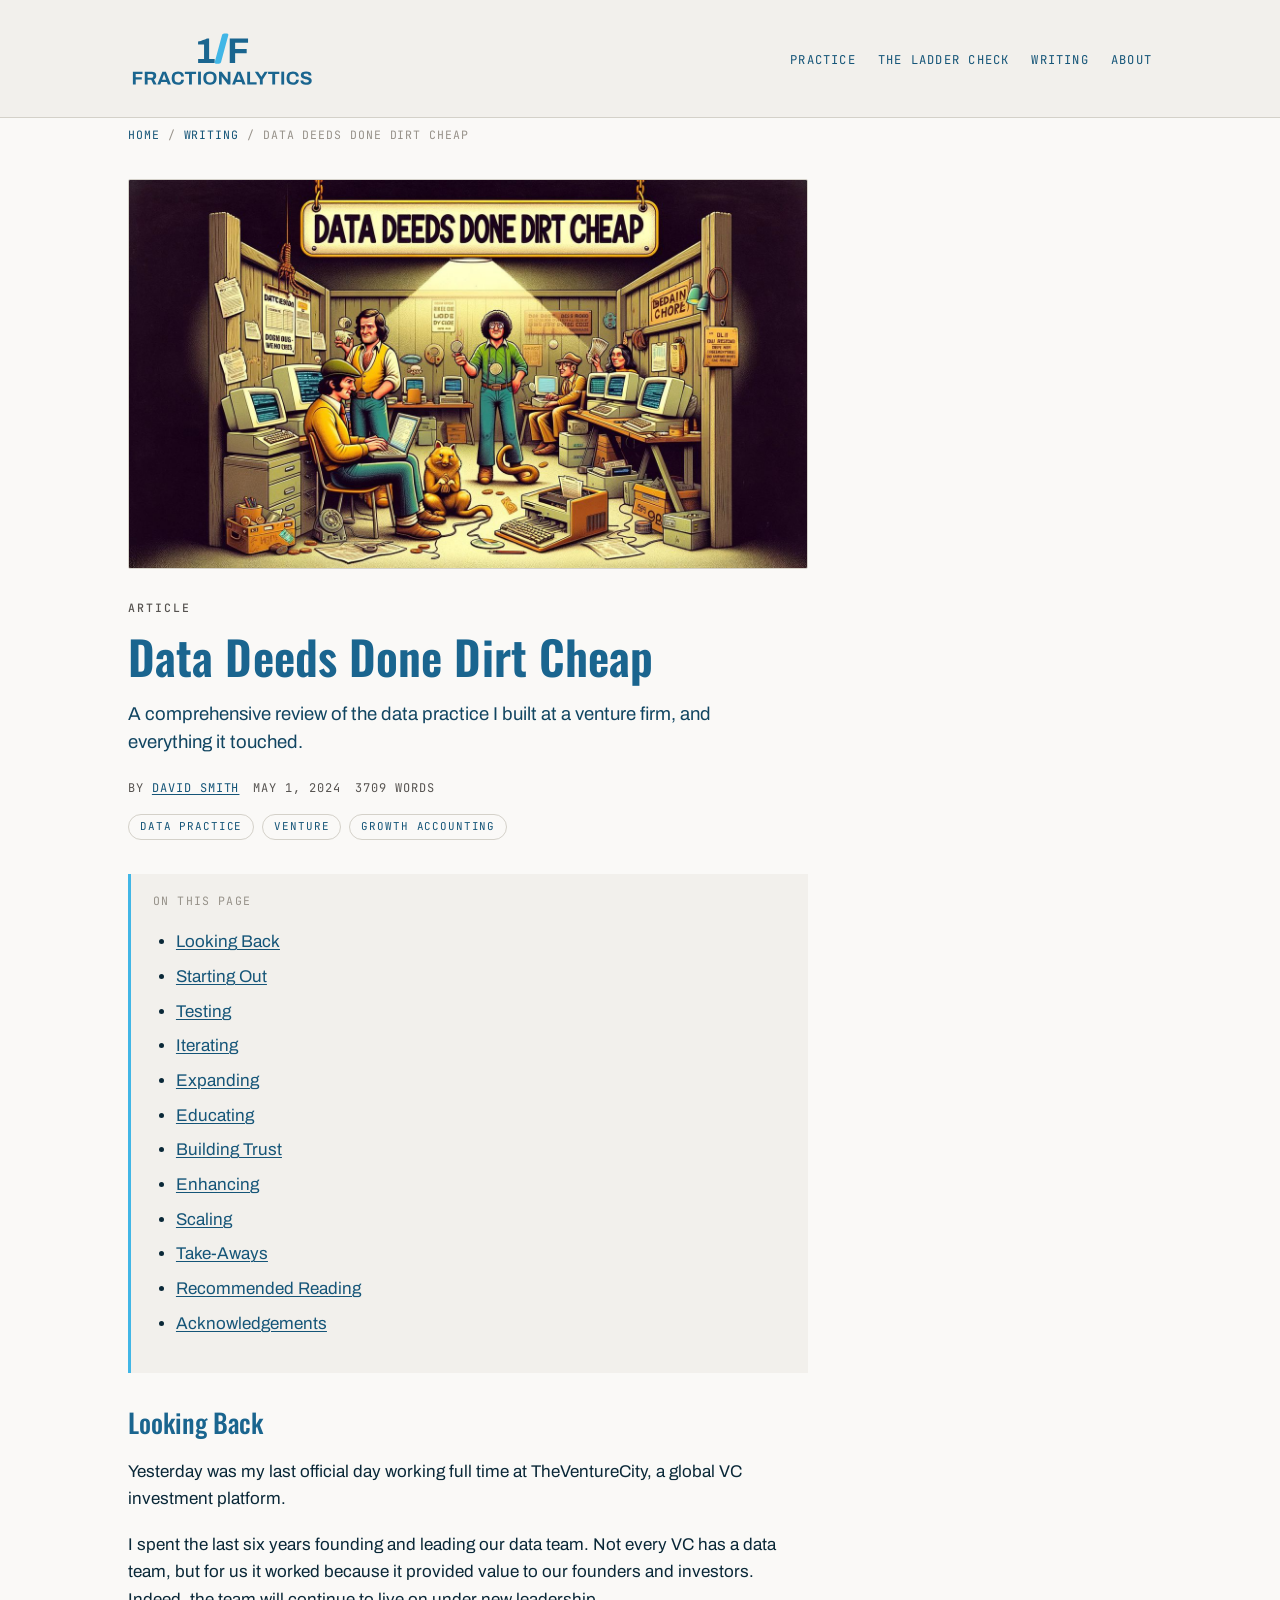
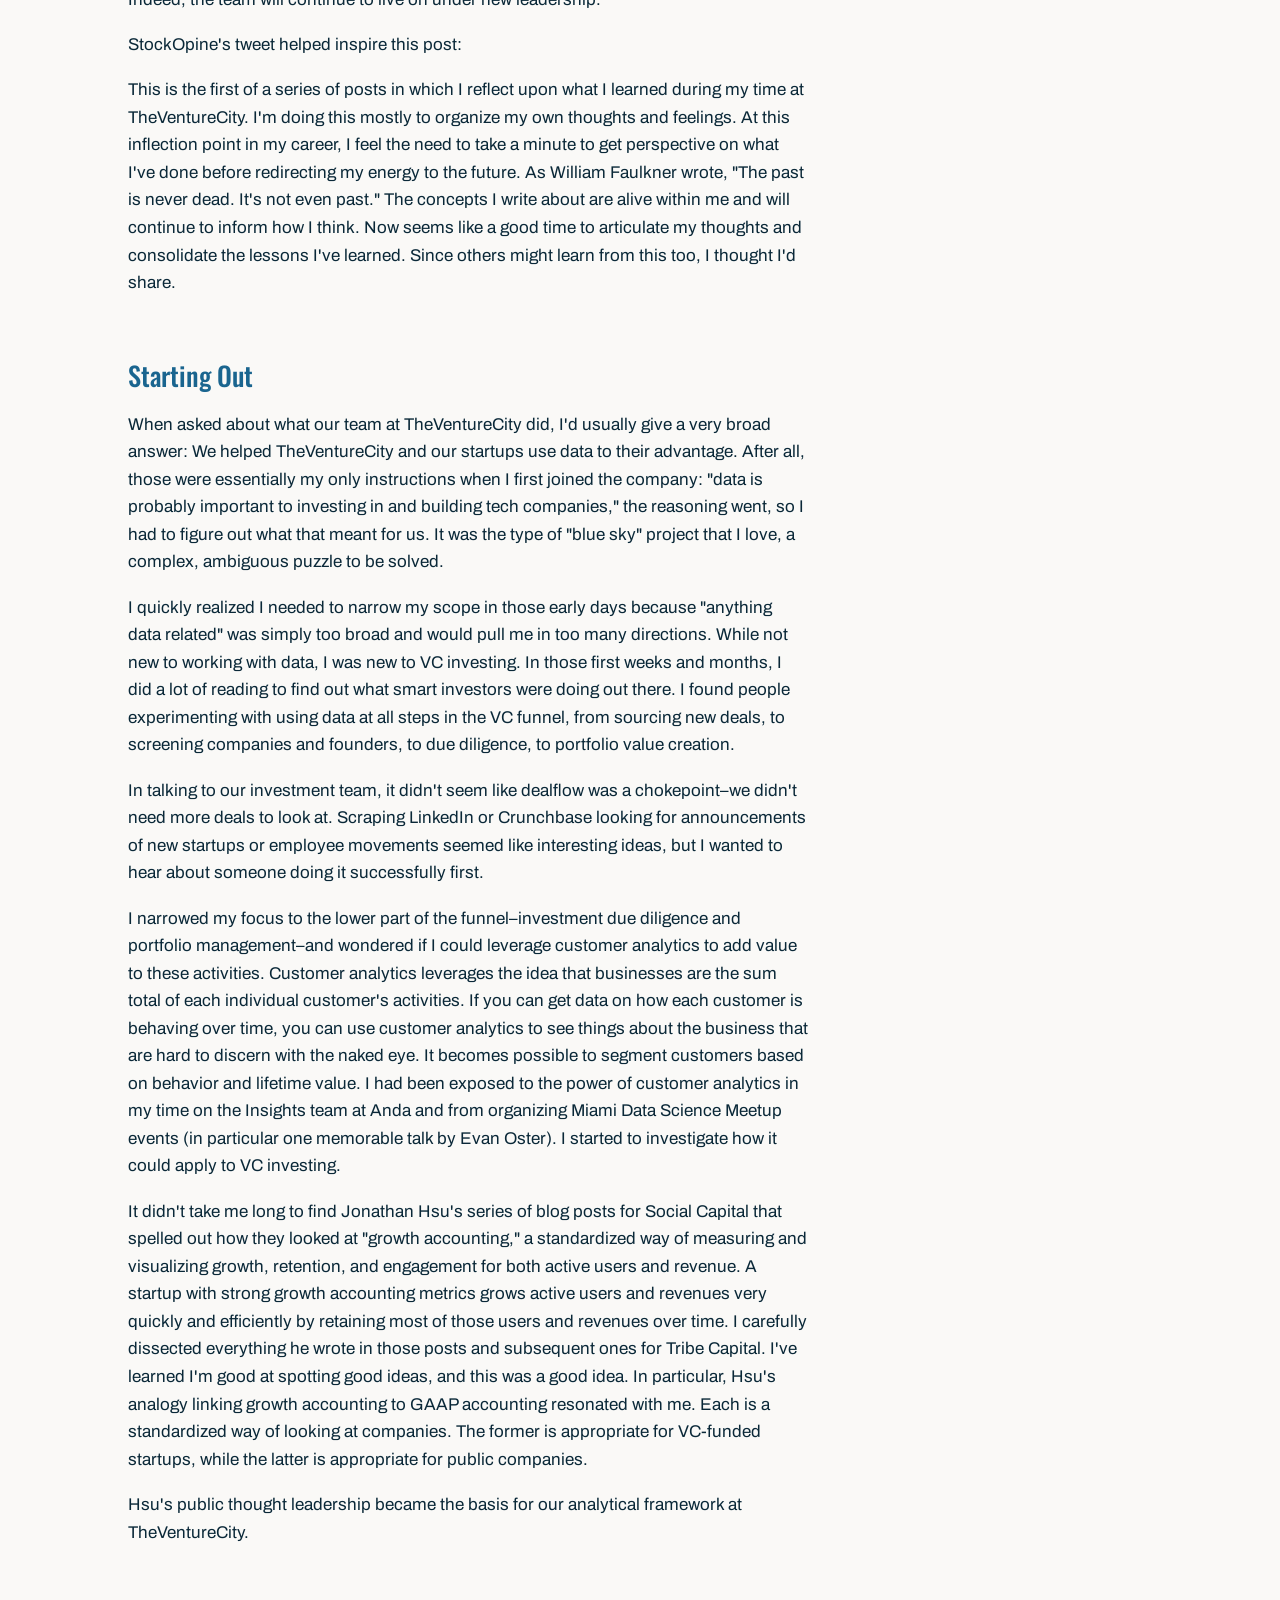
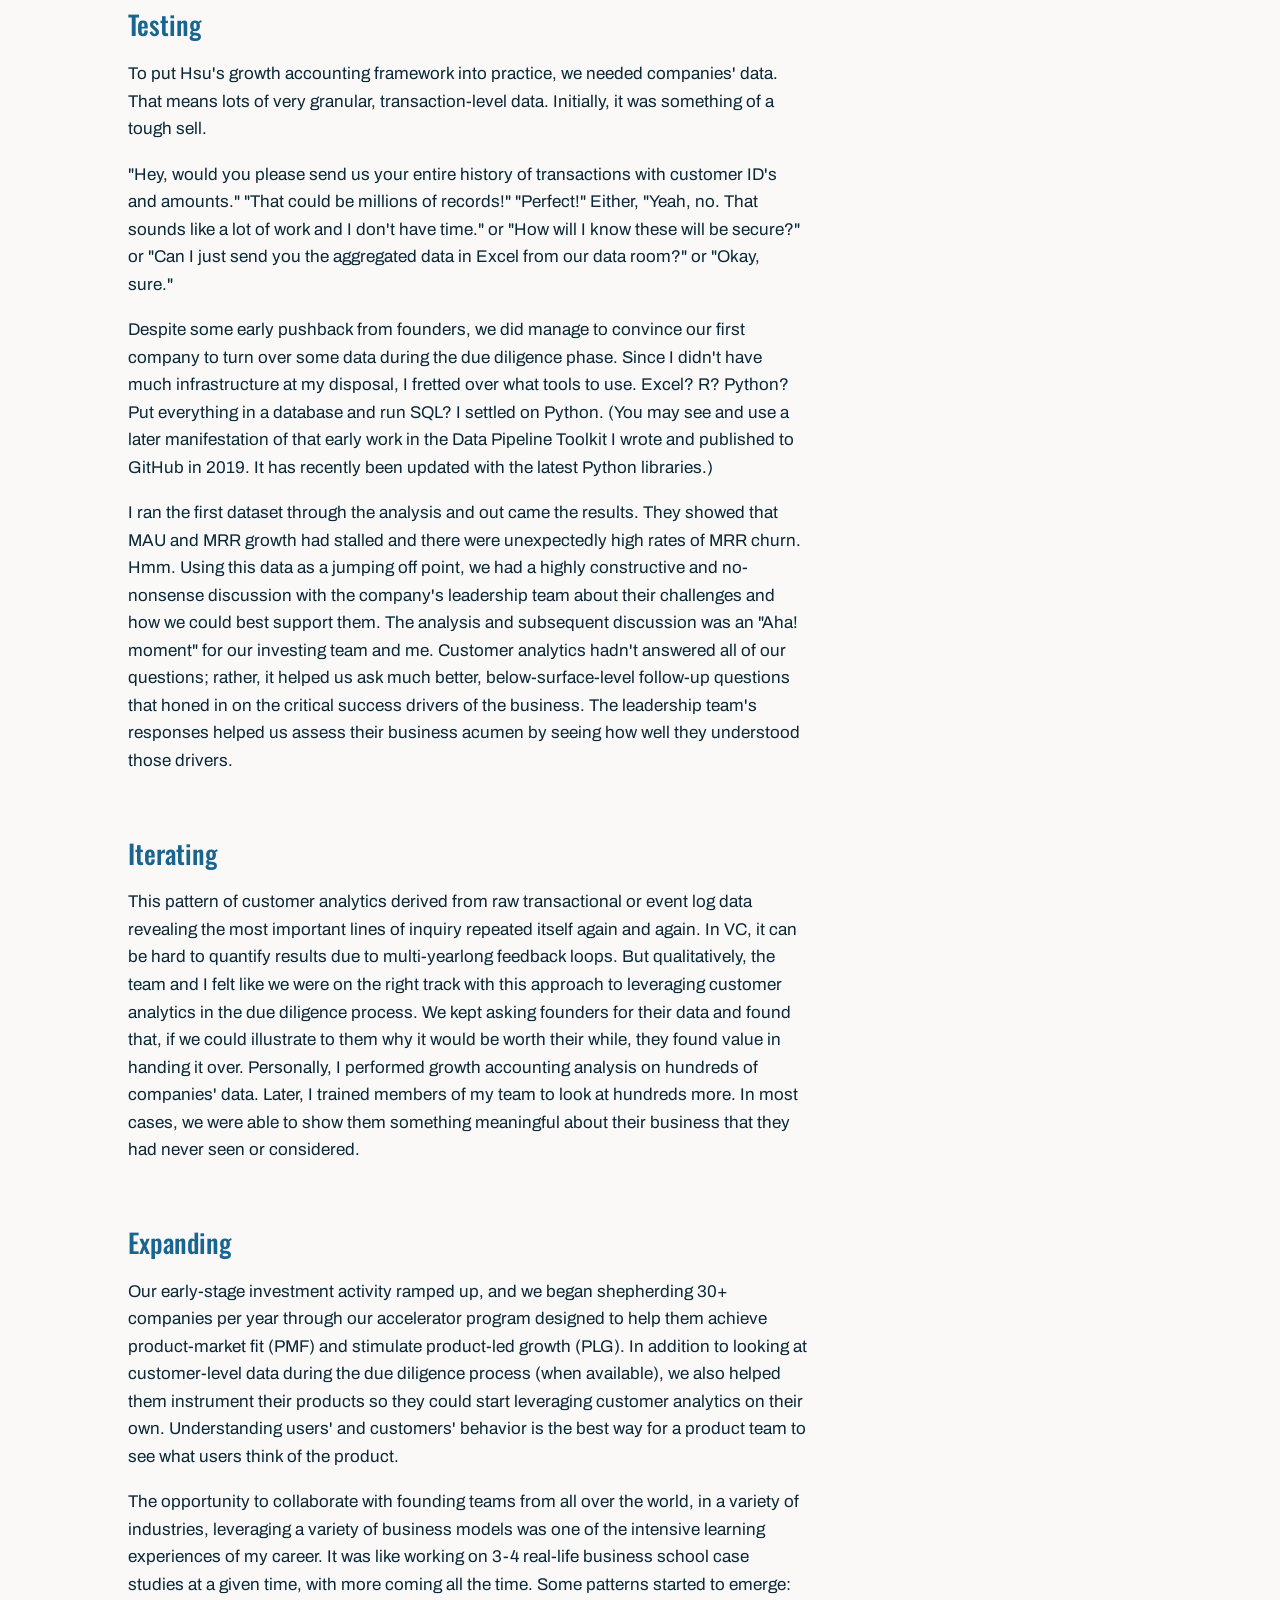
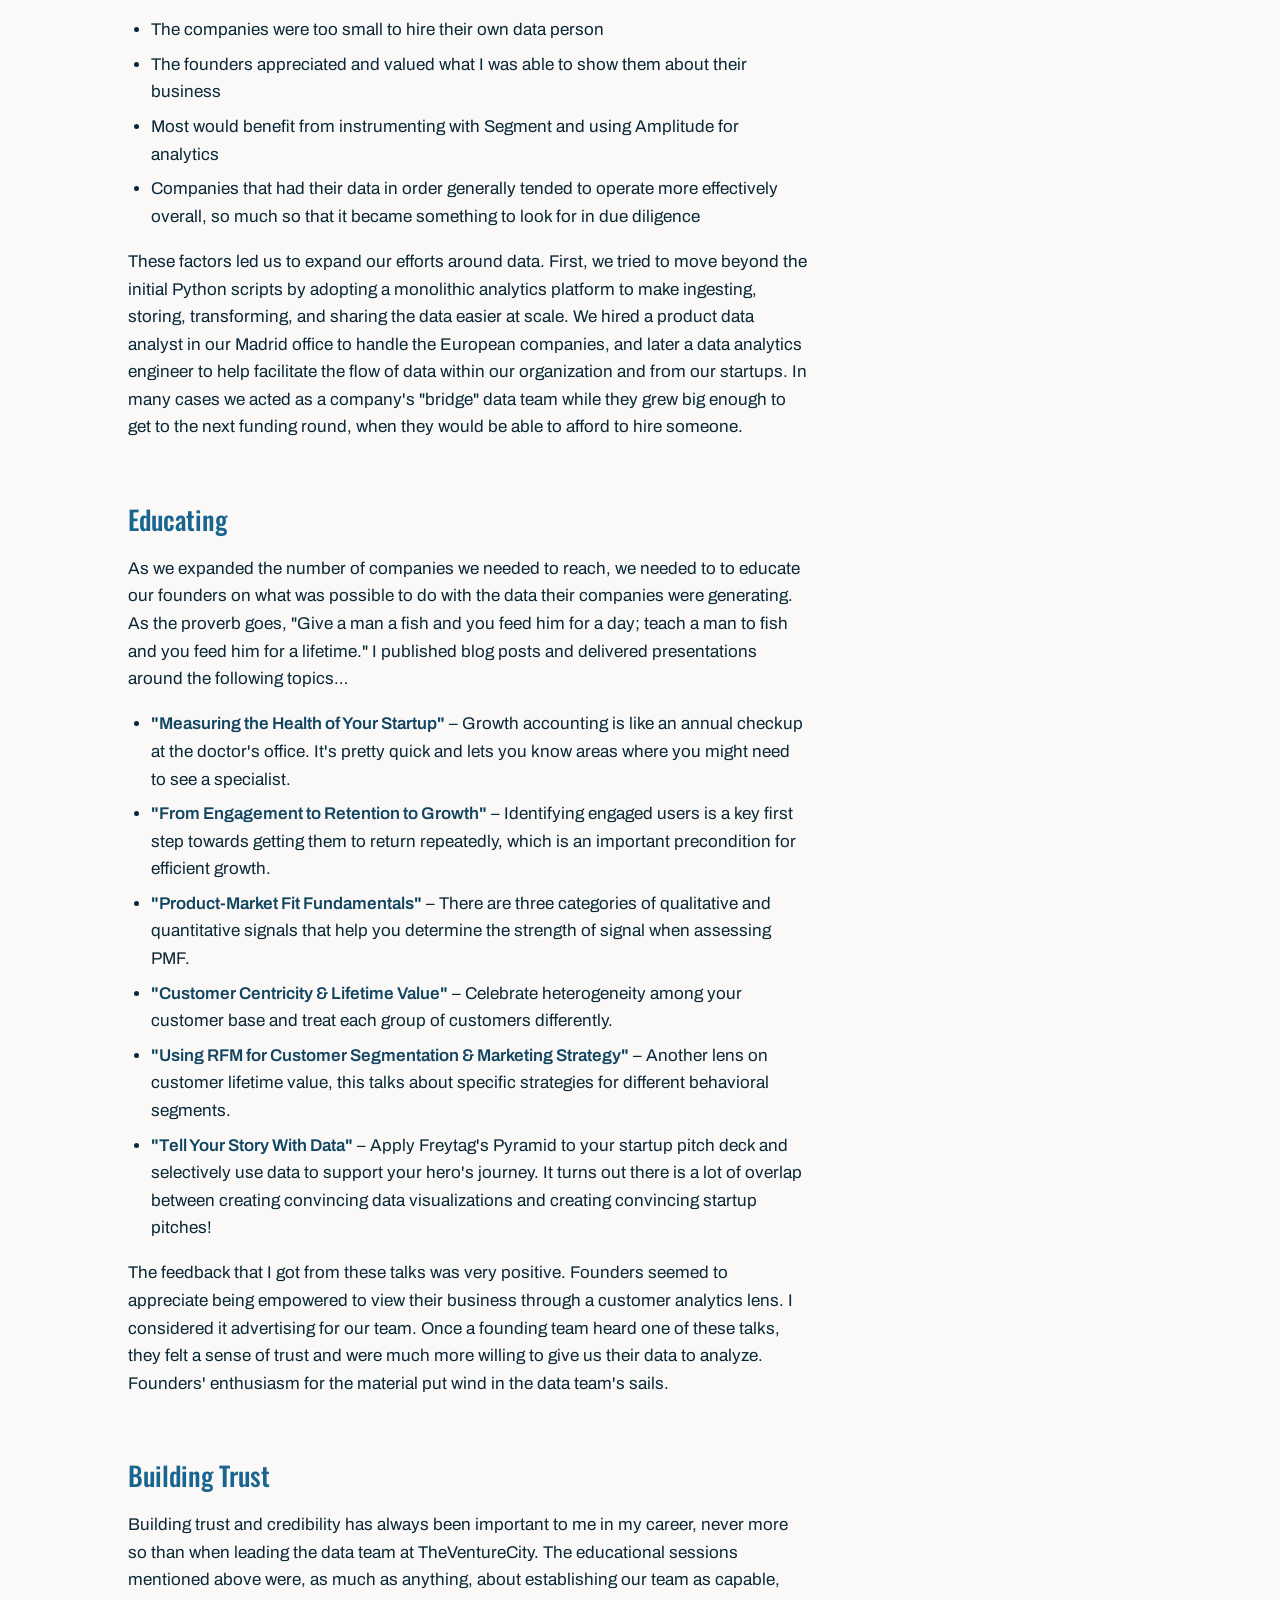
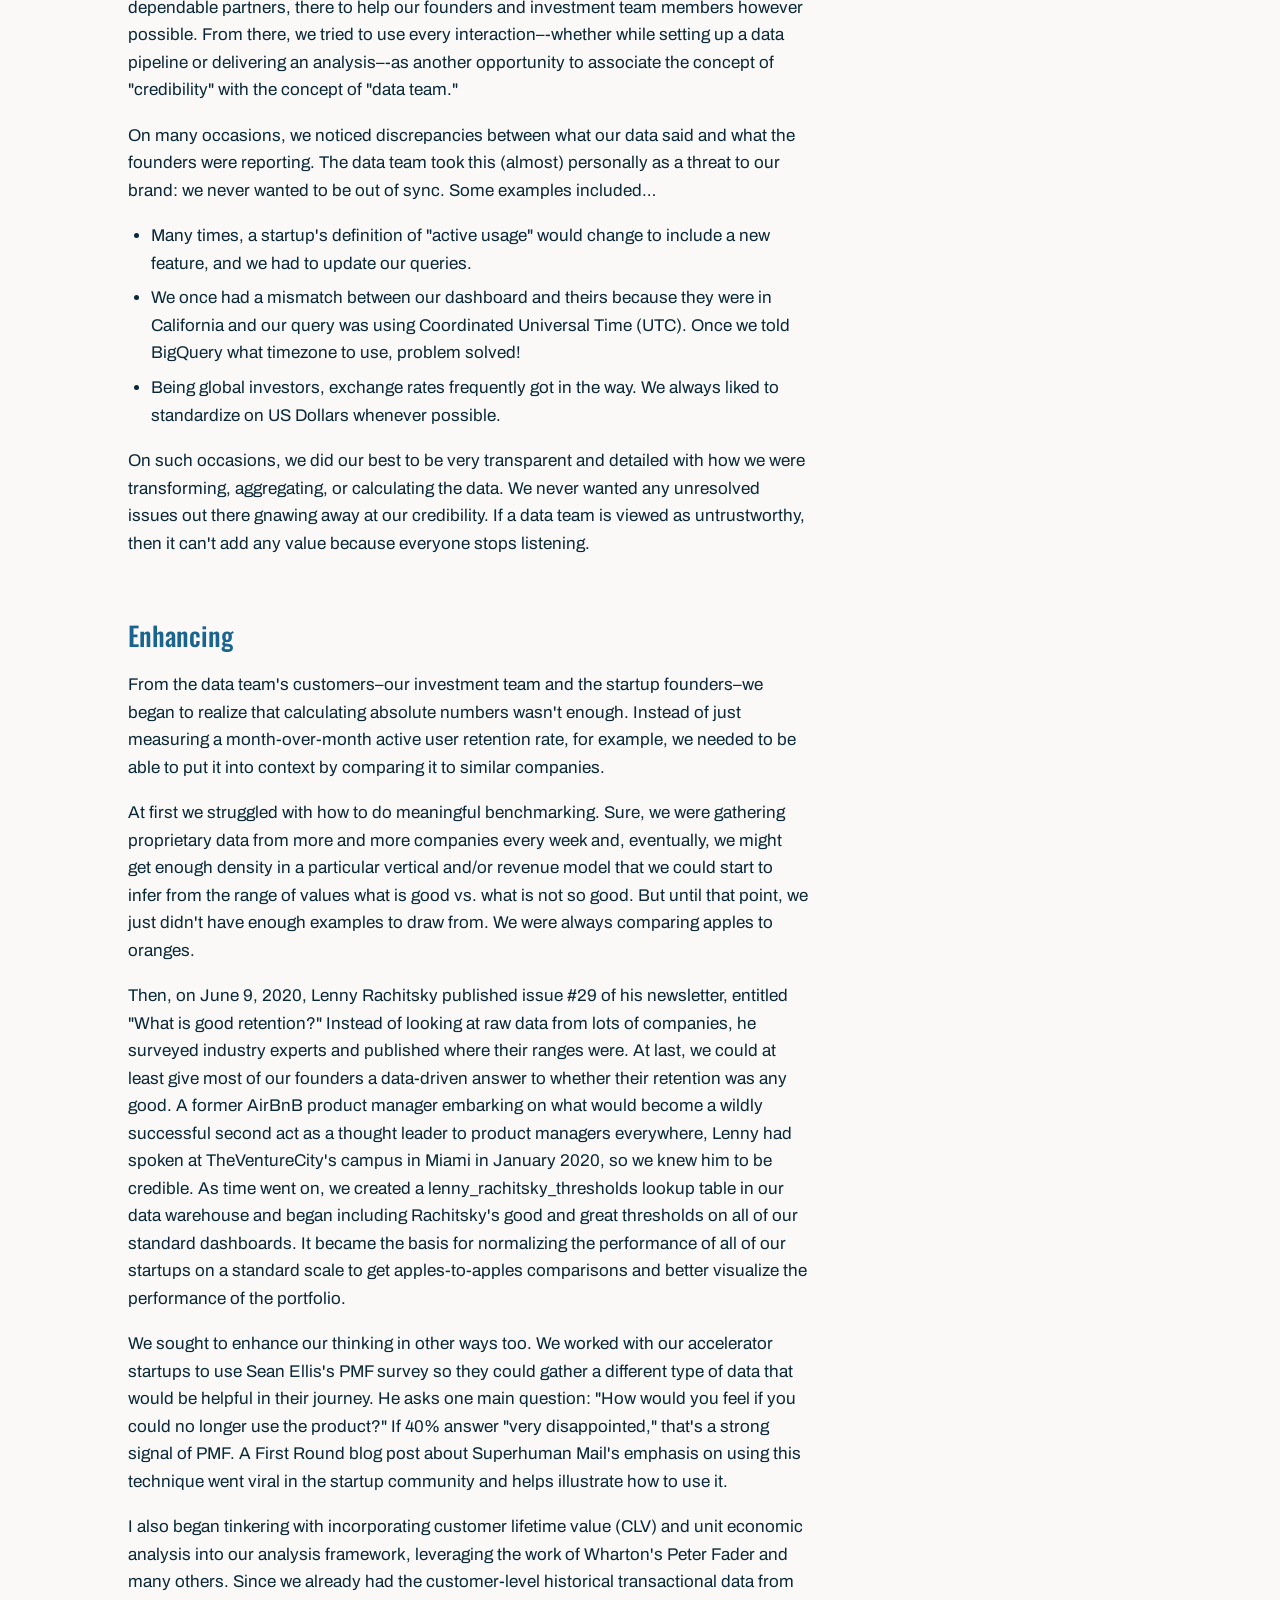
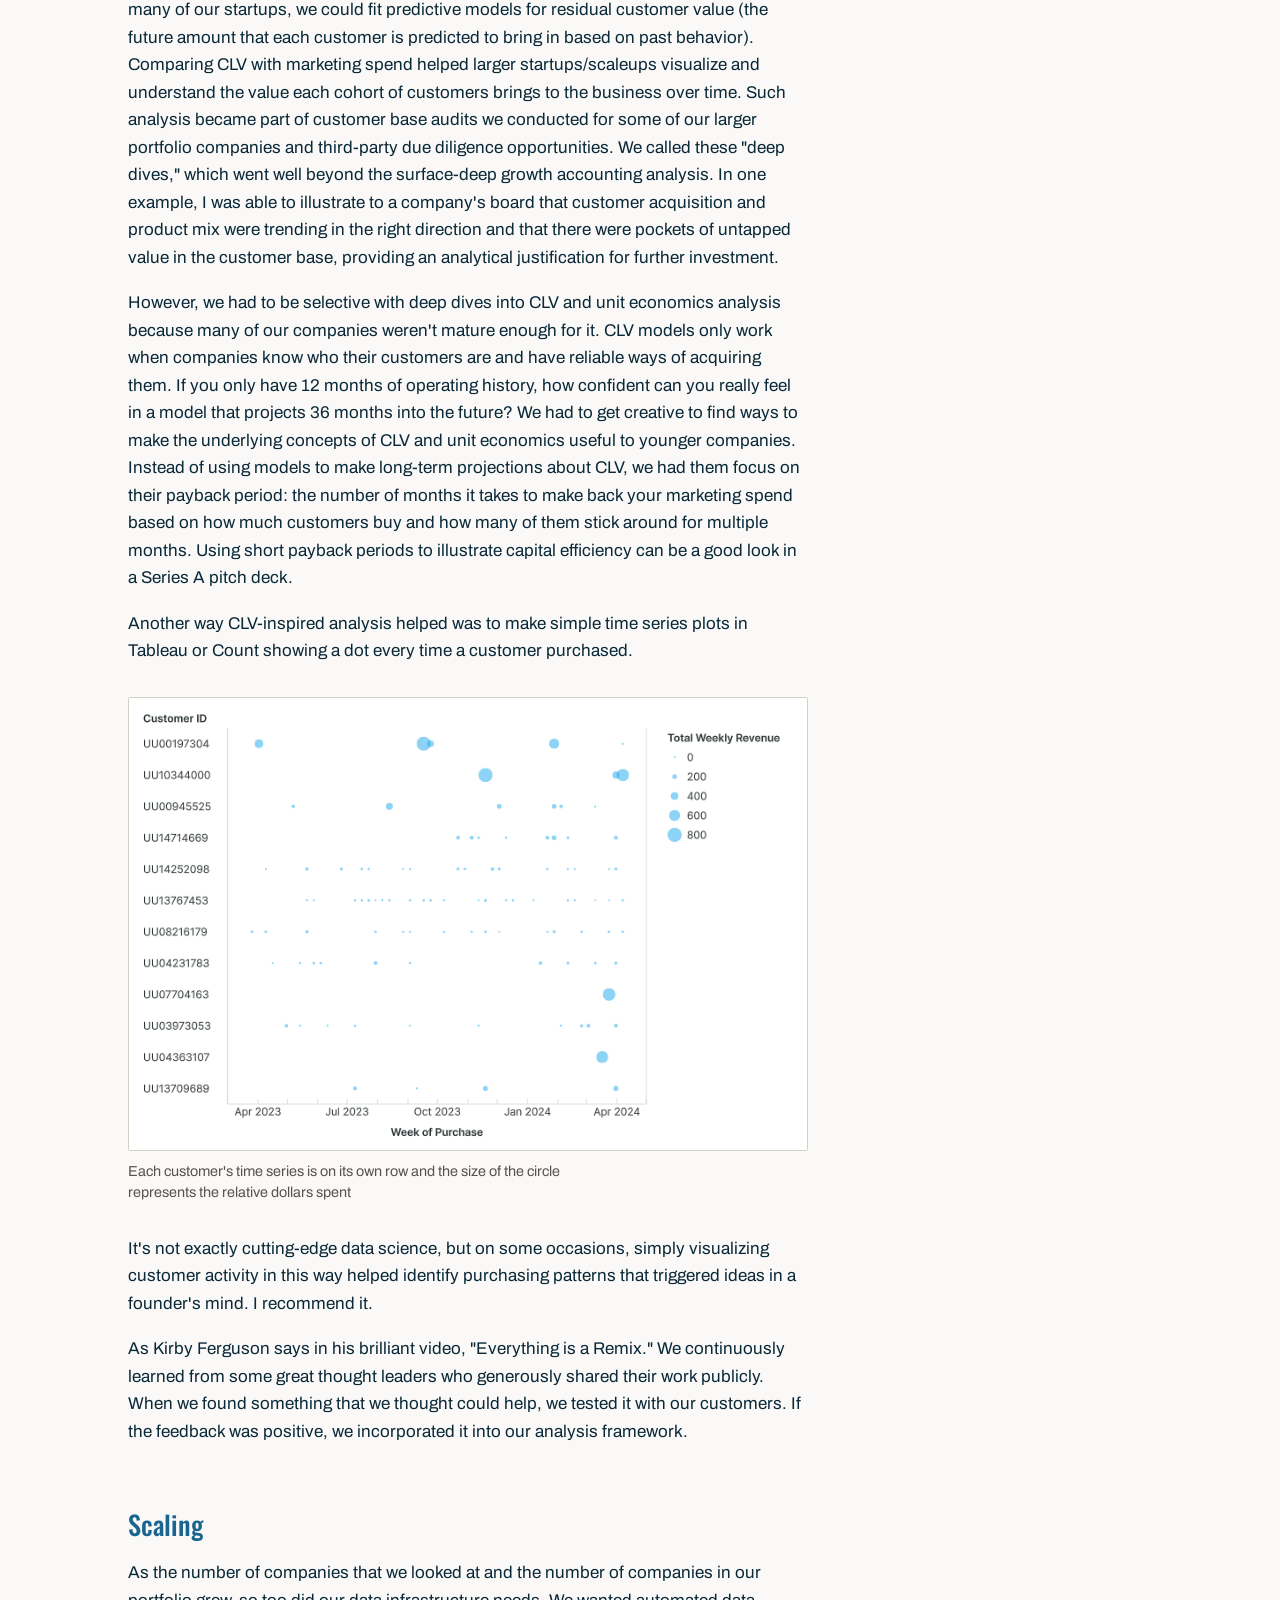
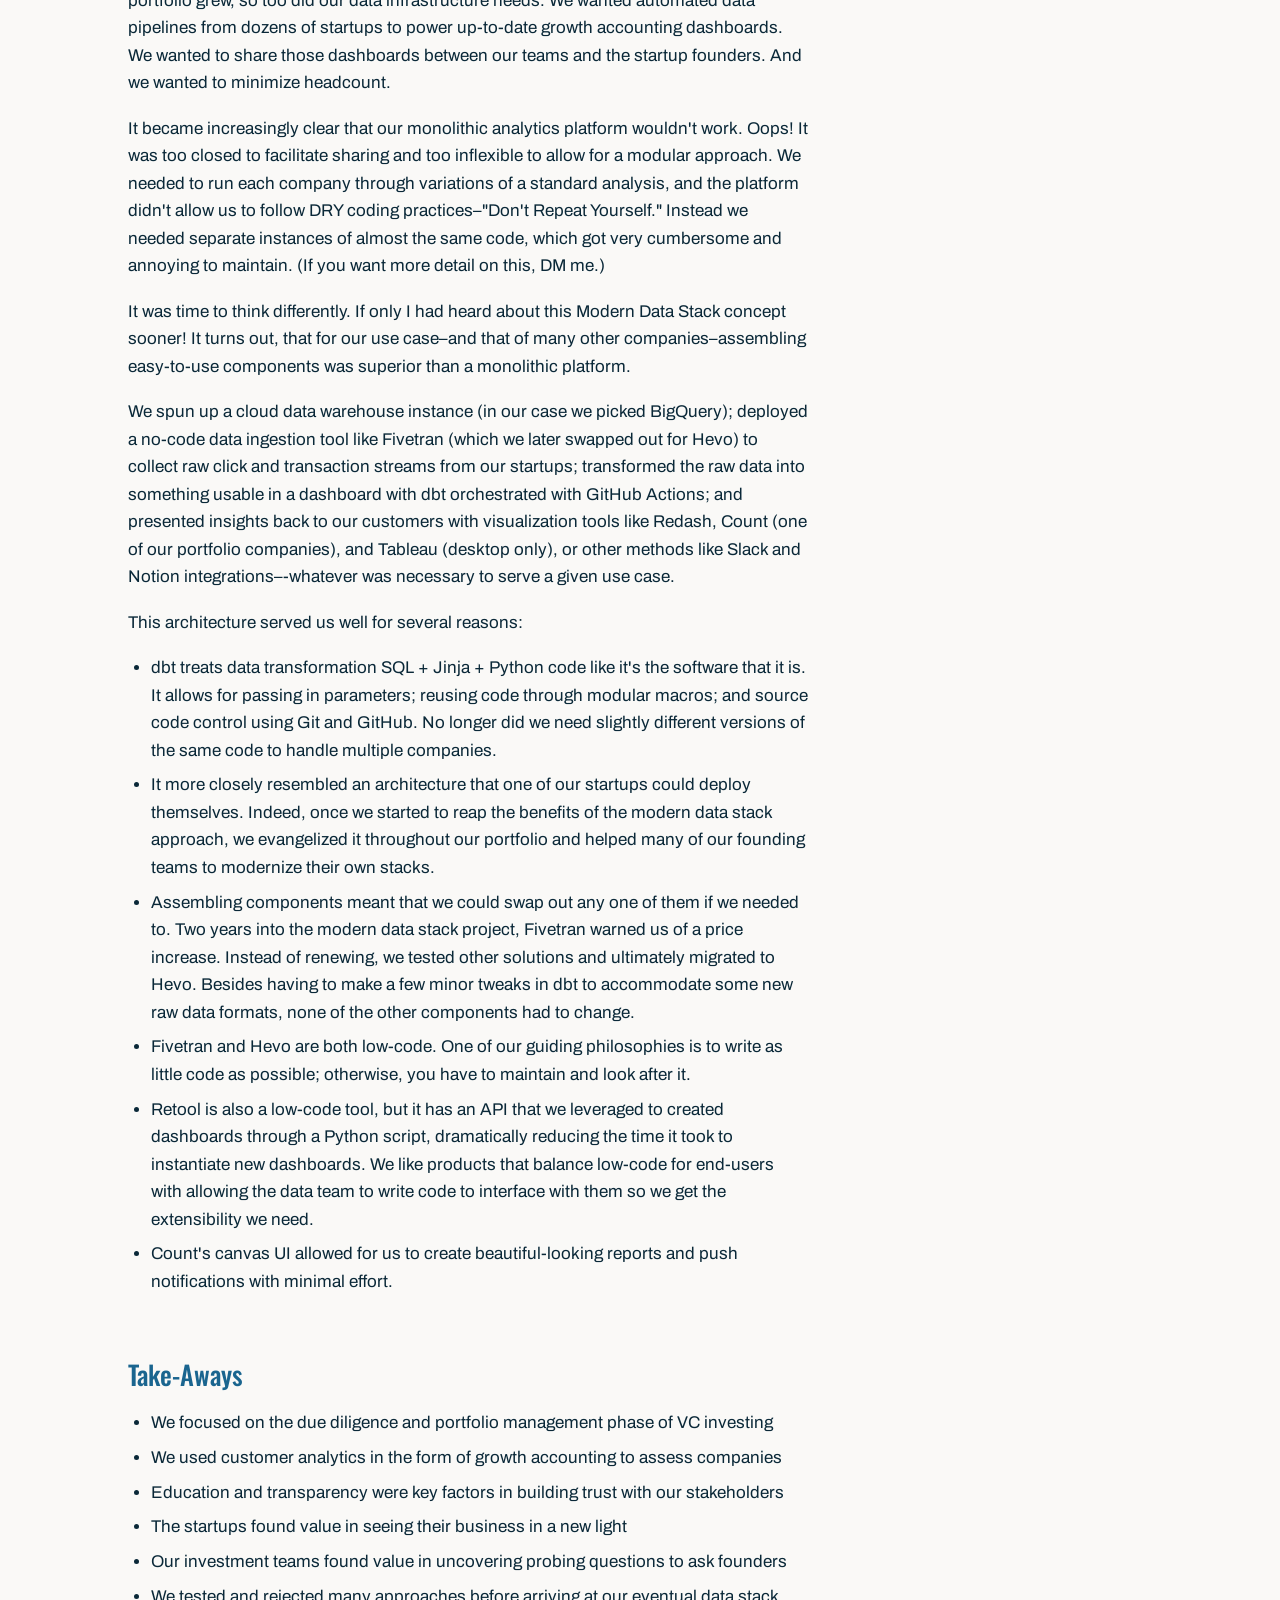
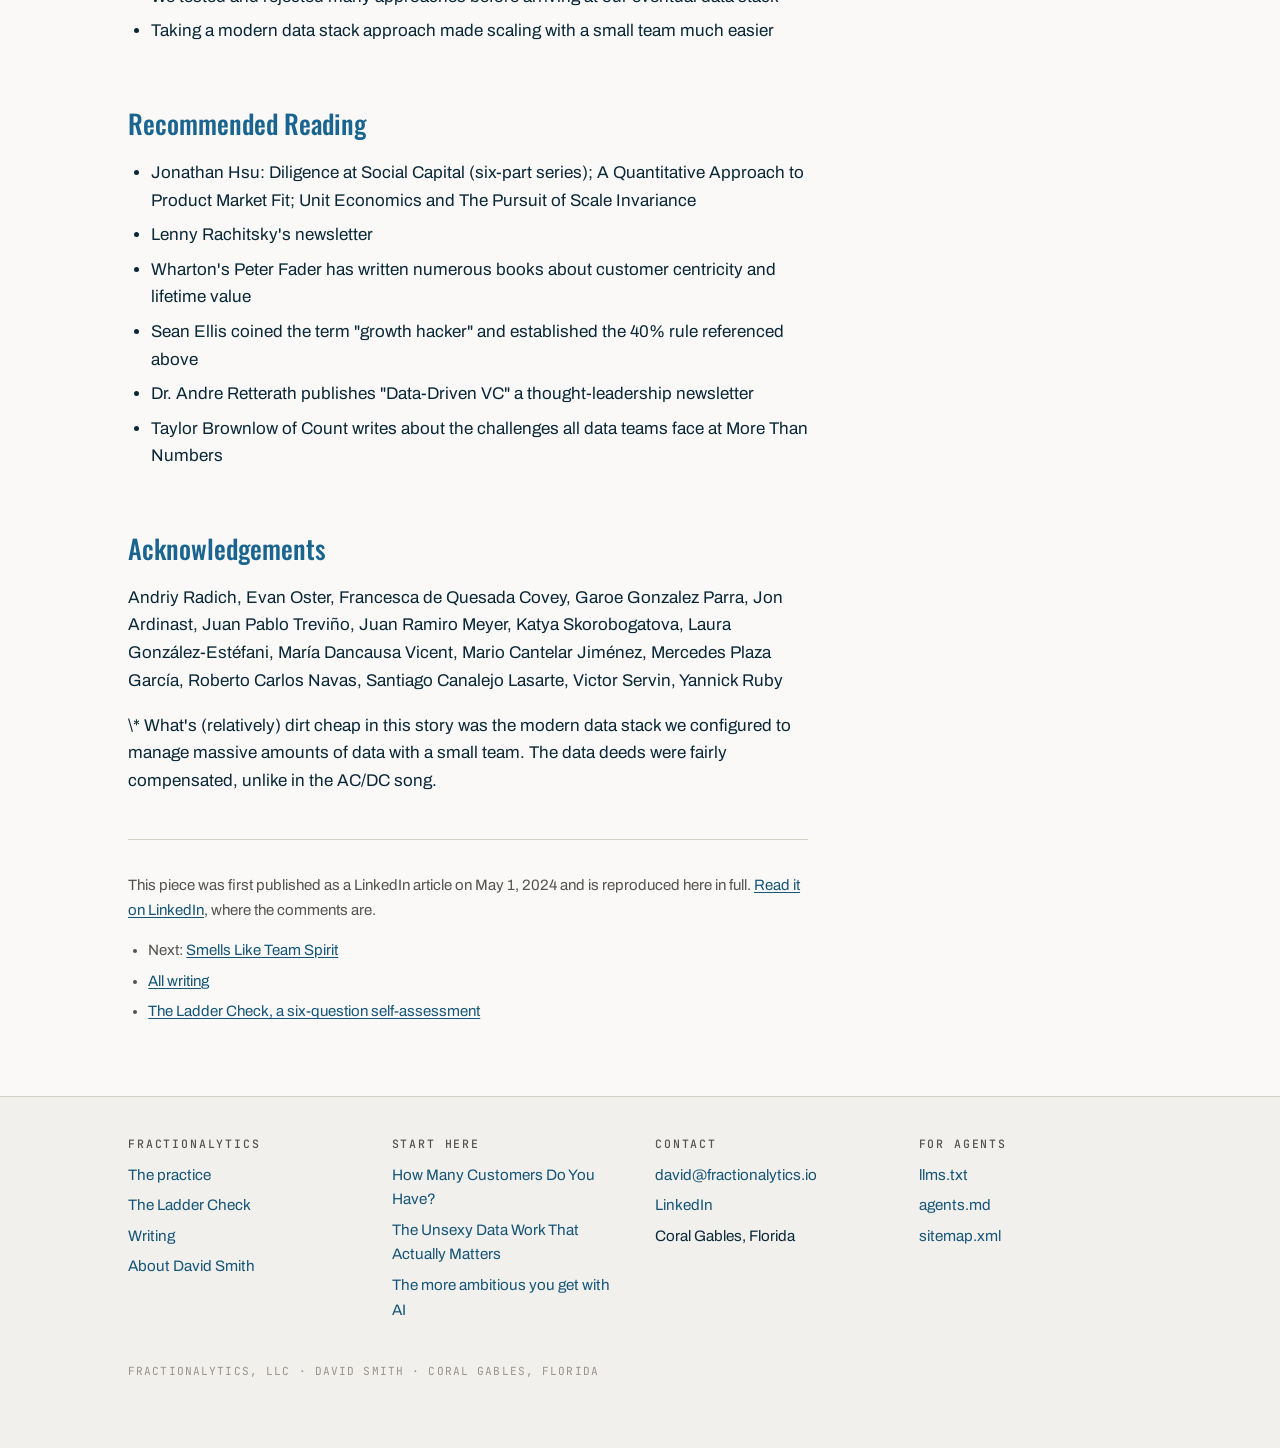
<file: writing/data-deeds-done-dirt-cheap/index.html>
<!DOCTYPE html>
<html lang="en">
<head>
<meta charset="utf-8">
<meta name="viewport" content="width=device-width, initial-scale=1">
<title>Data Deeds Done Dirt Cheap | David Smith</title>
<meta name="description" content="A comprehensive review of the data practice I built at a venture firm, and everything it touched. By David Smith, fractional CDO, May 2024.">
<meta name="author" content="David Smith">
<meta name="robots" content="index, follow, max-snippet:-1, max-image-preview:large, max-video-preview:-1">
<link rel="canonical" href="https://fractionalytics.io/writing/data-deeds-done-dirt-cheap/">
<meta property="og:type" content="article">
<meta property="og:site_name" content="Fractionalytics">
<meta property="og:locale" content="en_US">
<meta property="og:url" content="https://fractionalytics.io/writing/data-deeds-done-dirt-cheap/">
<meta property="og:title" content="Data Deeds Done Dirt Cheap | David Smith">
<meta property="og:description" content="A comprehensive review of the data practice I built at a venture firm, and everything it touched. By David Smith, fractional CDO, May 2024.">
<meta property="og:image" content="https://fractionalytics.io/writing/img/cover-data-deeds.jpg">
<meta property="og:image:width" content="2400">
<meta property="og:image:height" content="1260">
<meta property="og:image:alt" content="Fractionalytics: AI strategy, the data beneath it, and the systems to run it">
<meta property="article:published_time" content="2024-05-01">
<meta property="article:author" content="David Smith">
<meta name="twitter:card" content="summary_large_image">
<meta name="twitter:title" content="Data Deeds Done Dirt Cheap | David Smith">
<meta name="twitter:description" content="A comprehensive review of the data practice I built at a venture firm, and everything it touched. By David Smith, fractional CDO, May 2024.">
<meta name="twitter:image" content="https://fractionalytics.io/writing/img/cover-data-deeds.jpg">
<link rel="icon" href="/favicon.svg" type="image/svg+xml">
<link rel="preconnect" href="https://fonts.googleapis.com">
<link rel="preconnect" href="https://fonts.gstatic.com" crossorigin>
<link rel="stylesheet" href="https://fonts.googleapis.com/css2?family=Oswald:wght@400;500;600&family=Archivo:wght@400;500;600&family=JetBrains+Mono:wght@400;500&display=swap">
<link rel="stylesheet" href="/styles.css?v=1cb3b368">
<link rel="sitemap" type="application/xml" href="/sitemap.xml">
<link rel="alternate" type="text/plain" href="/llms.txt" title="llms.txt">
<script type="application/ld+json">{"@context":"https://schema.org","@graph":[{"@type":"WebSite","@id":"https://fractionalytics.io/#website","url":"https://fractionalytics.io/","name":"Fractionalytics","description":"AI strategy, the data beneath it, and the systems to run it.","inLanguage":"en-US","publisher":{"@id":"https://fractionalytics.io/#organization"},"copyrightHolder":{"@id":"https://fractionalytics.io/#organization"}},{"@type":"ProfessionalService","@id":"https://fractionalytics.io/#organization","name":"Fractionalytics, LLC","alternateName":"Fractionalytics","url":"https://fractionalytics.io/","logo":{"@type":"ImageObject","url":"https://fractionalytics.io/logo-stack.svg","caption":"Fractionalytics"},"image":"https://fractionalytics.io/og-card-2026-07.png","email":"david@fractionalytics.io","slogan":"AI strategy, the data beneath it, and the systems to run it","description":"Fractional Chief Data Officer practice. Data strategy, foundations, remediation and customer analytics for companies moving on AI, whose ambitions have outrun the state of their data.","founder":{"@id":"https://fractionalytics.io/#david-smith"},"employee":{"@id":"https://fractionalytics.io/#david-smith"},"address":{"@type":"PostalAddress","addressLocality":"Coral Gables","addressRegion":"FL","addressCountry":"US"},"areaServed":[{"@type":"Country","name":"United States"},{"@type":"Place","name":"Latin America"},{"@type":"Place","name":"Europe"}],"knowsAbout":["AI readiness","Data strategy","Data foundations","Data remediation","Data quality","Entity resolution","Identity resolution","Fractional Chief Data Officer","Customer analytics","Customer lifetime value","Cohort analysis","Data diligence","Customer data platforms","Modern data stack","dbt","Snowflake","Databricks","BigQuery"],"sameAs":["https://www.linkedin.com/in/dksmith01/"]},{"@type":"Person","@id":"https://fractionalytics.io/#david-smith","name":"David Smith","givenName":"David","familyName":"Smith","jobTitle":"Fractional Chief Data Officer","description":"Fractional Chief Data Officer. Sets AI strategy with leadership teams, builds the data and systems underneath it, and ships the highest-leverage pieces.","url":"https://fractionalytics.io/about/","email":"david@fractionalytics.io","worksFor":{"@id":"https://fractionalytics.io/#organization"},"homeLocation":{"@type":"Place","name":"Coral Gables, Florida"},"alumniOf":[{"@type":"CollegeOrUniversity","name":"The Wharton School, University of Pennsylvania"},{"@type":"CollegeOrUniversity","name":"Rice University"}],"knowsLanguage":["en","es"],"knowsAbout":["AI readiness","Data strategy","Data foundations","Data remediation","Data quality","Entity resolution","Identity resolution","Fractional Chief Data Officer","Customer analytics","Customer lifetime value","Cohort analysis","Data diligence","Customer data platforms","Modern data stack","dbt","Snowflake","Databricks","BigQuery"],"sameAs":["https://www.linkedin.com/in/dksmith01/","https://www.youtube.com/watch?v=DdW_h7ugRhg"]},{"@type":"BlogPosting","@id":"https://fractionalytics.io/writing/data-deeds-done-dirt-cheap/#article","headline":"Data Deeds Done Dirt Cheap","alternativeHeadline":"A comprehensive review of the data practice I built at a venture firm, and everything it touched.","description":"A comprehensive review of the data practice I built at a venture firm, and everything it touched.","wordCount":3709,"datePublished":"2024-05-01","dateModified":"2024-05-01","inLanguage":"en-US","url":"https://fractionalytics.io/writing/data-deeds-done-dirt-cheap/","mainEntityOfPage":{"@type":"WebPage","@id":"https://fractionalytics.io/writing/data-deeds-done-dirt-cheap/"},"author":{"@id":"https://fractionalytics.io/#david-smith"},"creator":{"@id":"https://fractionalytics.io/#david-smith"},"publisher":{"@id":"https://fractionalytics.io/#organization"},"isPartOf":{"@id":"https://fractionalytics.io/writing/#blog"},"keywords":"data practice, venture, growth accounting","image":"https://fractionalytics.io/og-card-2026-07.png","sameAs":["https://www.linkedin.com/pulse/data-deeds-done-dirt-cheap-david-smith-dwmsc/"],"articleSection":"data practice"},{"@type":"BreadcrumbList","@id":"https://fractionalytics.io/writing/data-deeds-done-dirt-cheap/#breadcrumb","itemListElement":[{"@type":"ListItem","position":1,"name":"Home","item":"https://fractionalytics.io/"},{"@type":"ListItem","position":2,"name":"Writing","item":"https://fractionalytics.io/writing/"},{"@type":"ListItem","position":3,"name":"Data Deeds Done Dirt Cheap","item":"https://fractionalytics.io/writing/data-deeds-done-dirt-cheap/"}]}]}</script>
</head>
<body>
<a class="skip-link" href="#main">Skip to content</a>
<header class="masthead">
<div class="masthead-inner">
<a href="/" aria-label="Fractionalytics home"><img class="logo" src="/logo-stack.svg" alt="Fractionalytics" width="327" height="102"></a>
<nav class="sitenav" aria-label="Primary"><ul><li><a href="/">Practice</a></li><li><a href="/diagnostic/">The Ladder Check</a></li><li><a href="/writing/">Writing</a></li><li><a href="/about/">About</a></li></ul></nav>
</div>
</header>
<main id="main" class="wrap">
<nav class="crumbs" aria-label="Breadcrumb"><ol><li><a href="/">Home</a><span aria-hidden="true"> /</span></li><li><a href="/writing/">Writing</a><span aria-hidden="true"> /</span></li><li><span aria-current="page">Data Deeds Done Dirt Cheap</span></li></ol></nav>
<article class="prose">
<figure class="cover">
<img src="/writing/img/cover-data-deeds.jpg" alt="Cover illustration for Data Deeds Done Dirt Cheap." width="1400" height="800" fetchpriority="high" decoding="async">
</figure>
<header>
<p class="eyebrow">Article</p>
<h1>Data Deeds Done Dirt Cheap</h1>
<p class="lede">A comprehensive review of the data practice I built at a venture firm, and everything it touched.</p>
<p class="article-meta">
<span>By <a href="/about/" rel="author">David Smith</a></span>
<span><time datetime="2024-05-01">May 1, 2024</time></span>
<span>3709 words</span>
</p>
<ul class="tags"><li>data practice</li><li>venture</li><li>growth accounting</li></ul>
</header>
<nav class="callout" aria-label="On this page"><p class="stamp">On this page</p><ul><li><a href="#looking-back">Looking Back</a></li><li><a href="#starting-out">Starting Out</a></li><li><a href="#testing">Testing</a></li><li><a href="#iterating">Iterating</a></li><li><a href="#expanding">Expanding</a></li><li><a href="#educating">Educating</a></li><li><a href="#building-trust">Building Trust</a></li><li><a href="#enhancing">Enhancing</a></li><li><a href="#scaling">Scaling</a></li><li><a href="#take-aways">Take-Aways</a></li><li><a href="#recommended-reading">Recommended Reading</a></li><li><a href="#acknowledgements">Acknowledgements</a></li></ul></nav>
<div class="article-body">
<h2 id="looking-back">Looking Back</h2>
<p>Yesterday was my last official day working full time at TheVentureCity, a global VC investment platform.</p>
<p>I spent the last six years founding and leading our data team. Not every VC has a data team, but for us it worked because it provided value to our founders and investors. Indeed, the team will continue to live on under new leadership.</p>
<p>StockOpine's tweet helped inspire this post:</p>
<p>This is the first of a series of posts in which I reflect upon what I learned during my time at TheVentureCity. I'm doing this mostly to organize my own thoughts and feelings. At this inflection point in my career, I feel the need to take a minute to get perspective on what I've done before redirecting my energy to the future. As William Faulkner wrote, "The past is never dead. It's not even past." The concepts I write about are alive within me and will continue to inform how I think. Now seems like a good time to articulate my thoughts and consolidate the lessons I've learned. Since others might learn from this too, I thought I'd share.</p>
<h2 id="starting-out">Starting Out</h2>
<p>When asked about what our team at TheVentureCity did, I'd usually give a very broad answer: We helped TheVentureCity and our startups use data to their advantage. After all, those were essentially my only instructions when I first joined the company: "data is probably important to investing in and building tech companies," the reasoning went, so I had to figure out what that meant for us. It was the type of "blue sky" project that I love, a complex, ambiguous puzzle to be solved.</p>
<p>I quickly realized I needed to narrow my scope in those early days because "anything data related" was simply too broad and would pull me in too many directions. While not new to working with data, I was new to VC investing. In those first weeks and months, I did a lot of reading to find out what smart investors were doing out there. I found people experimenting with using data at all steps in the VC funnel, from sourcing new deals, to screening companies and founders, to due diligence, to portfolio value creation.</p>
<p>In talking to our investment team, it didn't seem like dealflow was a chokepoint–we didn't need more deals to look at. Scraping LinkedIn or Crunchbase looking for announcements of new startups or employee movements seemed like interesting ideas, but I wanted to hear about someone doing it successfully first.</p>
<p>I narrowed my focus to the lower part of the funnel–investment due diligence and portfolio management–and wondered if I could leverage customer analytics to add value to these activities. Customer analytics leverages the idea that businesses are the sum total of each individual customer's activities. If you can get data on how each customer is behaving over time, you can use customer analytics to see things about the business that are hard to discern with the naked eye. It becomes possible to segment customers based on behavior and lifetime value. I had been exposed to the power of customer analytics in my time on the Insights team at Anda and from organizing Miami Data Science Meetup events (in particular one memorable talk by Evan Oster). I started to investigate how it could apply to VC investing.</p>
<p>It didn't take me long to find Jonathan Hsu's series of blog posts for Social Capital that spelled out how they looked at "growth accounting," a standardized way of measuring and visualizing growth, retention, and engagement for both active users and revenue. A startup with strong growth accounting metrics grows active users and revenues very quickly and efficiently by retaining most of those users and revenues over time. I carefully dissected everything he wrote in those posts and subsequent ones for Tribe Capital. I've learned I'm good at spotting good ideas, and this was a good idea. In particular, Hsu's analogy linking growth accounting to GAAP accounting resonated with me. Each is a standardized way of looking at companies. The former is appropriate for VC-funded startups, while the latter is appropriate for public companies.</p>
<p>Hsu's public thought leadership became the basis for our analytical framework at TheVentureCity.</p>
<h2 id="testing">Testing</h2>
<p>To put Hsu's growth accounting framework into practice, we needed companies' data. That means lots of very granular, transaction-level data. Initially, it was something of a tough sell.</p>
<p>"Hey, would you please send us your entire history of transactions with customer ID's and amounts." "That could be millions of records!" "Perfect!" Either, "Yeah, no. That sounds like a lot of work and I don't have time." or "How will I know these will be secure?" or "Can I just send you the aggregated data in Excel from our data room?" or "Okay, sure."</p>
<p>Despite some early pushback from founders, we did manage to convince our first company to turn over some data during the due diligence phase. Since I didn't have much infrastructure at my disposal, I fretted over what tools to use. Excel? R? Python? Put everything in a database and run SQL? I settled on Python. (You may see and use a later manifestation of that early work in the Data Pipeline Toolkit I wrote and published to GitHub in 2019. It has recently been updated with the latest Python libraries.)</p>
<p>I ran the first dataset through the analysis and out came the results. They showed that MAU and MRR growth had stalled and there were unexpectedly high rates of MRR churn. Hmm. Using this data as a jumping off point, we had a highly constructive and no-nonsense discussion with the company's leadership team about their challenges and how we could best support them. The analysis and subsequent discussion was an "Aha! moment" for our investing team and me. Customer analytics hadn't answered all of our questions; rather, it helped us ask much better, below-surface-level follow-up questions that honed in on the critical success drivers of the business. The leadership team's responses helped us assess their business acumen by seeing how well they understood those drivers.</p>
<h2 id="iterating">Iterating</h2>
<p>This pattern of customer analytics derived from raw transactional or event log data revealing the most important lines of inquiry repeated itself again and again. In VC, it can be hard to quantify results due to multi-yearlong feedback loops. But qualitatively, the team and I felt like we were on the right track with this approach to leveraging customer analytics in the due diligence process. We kept asking founders for their data and found that, if we could illustrate to them why it would be worth their while, they found value in handing it over. Personally, I performed growth accounting analysis on hundreds of companies' data. Later, I trained members of my team to look at hundreds more. In most cases, we were able to show them something meaningful about their business that they had never seen or considered.</p>
<h2 id="expanding">Expanding</h2>
<p>Our early-stage investment activity ramped up, and we began shepherding 30+ companies per year through our accelerator program designed to help them achieve product-market fit (PMF) and stimulate product-led growth (PLG). In addition to looking at customer-level data during the due diligence process (when available), we also helped them instrument their products so they could start leveraging customer analytics on their own. Understanding users' and customers' behavior is the best way for a product team to see what users think of the product.</p>
<p>The opportunity to collaborate with founding teams from all over the world, in a variety of industries, leveraging a variety of business models was one of the intensive learning experiences of my career. It was like working on 3-4 real-life business school case studies at a given time, with more coming all the time. Some patterns started to emerge:</p>
<ul>
<li>The companies were too small to hire their own data person</li>
<li>The founders appreciated and valued what I was able to show them about their business</li>
<li>Most would benefit from instrumenting with Segment and using Amplitude for analytics</li>
<li>Companies that had their data in order generally tended to operate more effectively overall, so much so that it became something to look for in due diligence</li>
</ul>
<p>These factors led us to expand our efforts around data. First, we tried to move beyond the initial Python scripts by adopting a monolithic analytics platform to make ingesting, storing, transforming, and sharing the data easier at scale. We hired a product data analyst in our Madrid office to handle the European companies, and later a data analytics engineer to help facilitate the flow of data within our organization and from our startups. In many cases we acted as a company's "bridge" data team while they grew big enough to get to the next funding round, when they would be able to afford to hire someone.</p>
<h2 id="educating">Educating</h2>
<p>As we expanded the number of companies we needed to reach, we needed to to educate our founders on what was possible to do with the data their companies were generating. As the proverb goes, "Give a man a fish and you feed him for a day; teach a man to fish and you feed him for a lifetime." I published blog posts and delivered presentations around the following topics…</p>
<ul>
<li><strong>"Measuring the Health of Your Startup"</strong> – Growth accounting is like an annual checkup at the doctor's office. It's pretty quick and lets you know areas where you might need to see a specialist.</li>
<li><strong>"From Engagement to Retention to Growth"</strong> – Identifying engaged users is a key first step towards getting them to return repeatedly, which is an important precondition for efficient growth.</li>
<li><strong>"Product-Market Fit Fundamentals"</strong> – There are three categories of qualitative and quantitative signals that help you determine the strength of signal when assessing PMF.</li>
<li><strong>"Customer Centricity &amp; Lifetime Value"</strong> – Celebrate heterogeneity among your customer base and treat each group of customers differently.</li>
<li><strong>"Using RFM for Customer Segmentation &amp; Marketing Strategy"</strong> – Another lens on customer lifetime value, this talks about specific strategies for different behavioral segments.</li>
<li><strong>"Tell Your Story With Data"</strong> – Apply Freytag's Pyramid to your startup pitch deck and selectively use data to support your hero's journey. It turns out there is a lot of overlap between creating convincing data visualizations and creating convincing startup pitches!</li>
</ul>
<p>The feedback that I got from these talks was very positive. Founders seemed to appreciate being empowered to view their business through a customer analytics lens. I considered it advertising for our team. Once a founding team heard one of these talks, they felt a sense of trust and were much more willing to give us their data to analyze. Founders' enthusiasm for the material put wind in the data team's sails.</p>
<h2 id="building-trust">Building Trust</h2>
<p>Building trust and credibility has always been important to me in my career, never more so than when leading the data team at TheVentureCity. The educational sessions mentioned above were, as much as anything, about establishing our team as capable, dependable partners, there to help our founders and investment team members however possible. From there, we tried to use every interaction–-whether while setting up a data pipeline or delivering an analysis–-as another opportunity to associate the concept of "credibility" with the concept of "data team."</p>
<p>On many occasions, we noticed discrepancies between what our data said and what the founders were reporting. The data team took this (almost) personally as a threat to our brand: we never wanted to be out of sync. Some examples included…</p>
<ul>
<li>Many times, a startup's definition of "active usage" would change to include a new feature, and we had to update our queries.</li>
<li>We once had a mismatch between our dashboard and theirs because they were in California and our query was using Coordinated Universal Time (UTC). Once we told BigQuery what timezone to use, problem solved!</li>
<li>Being global investors, exchange rates frequently got in the way. We always liked to standardize on US Dollars whenever possible.</li>
</ul>
<p>On such occasions, we did our best to be very transparent and detailed with how we were transforming, aggregating, or calculating the data. We never wanted any unresolved issues out there gnawing away at our credibility. If a data team is viewed as untrustworthy, then it can't add any value because everyone stops listening.</p>
<h2 id="enhancing">Enhancing</h2>
<p>From the data team's customers–our investment team and the startup founders–we began to realize that calculating absolute numbers wasn't enough. Instead of just measuring a month-over-month active user retention rate, for example, we needed to be able to put it into context by comparing it to similar companies.</p>
<p>At first we struggled with how to do meaningful benchmarking. Sure, we were gathering proprietary data from more and more companies every week and, eventually, we might get enough density in a particular vertical and/or revenue model that we could start to infer from the range of values what is good vs. what is not so good. But until that point, we just didn't have enough examples to draw from. We were always comparing apples to oranges.</p>
<p>Then, on June 9, 2020, Lenny Rachitsky published issue #29 of his newsletter, entitled "What is good retention?" Instead of looking at raw data from lots of companies, he surveyed industry experts and published where their ranges were. At last, we could at least give most of our founders a data-driven answer to whether their retention was any good. A former AirBnB product manager embarking on what would become a wildly successful second act as a thought leader to product managers everywhere, Lenny had spoken at TheVentureCity's campus in Miami in January 2020, so we knew him to be credible. As time went on, we created a lenny_rachitsky_thresholds lookup table in our data warehouse and began including Rachitsky's good and great thresholds on all of our standard dashboards. It became the basis for normalizing the performance of all of our startups on a standard scale to get apples-to-apples comparisons and better visualize the performance of the portfolio.</p>
<p>We sought to enhance our thinking in other ways too. We worked with our accelerator startups to use Sean Ellis's PMF survey so they could gather a different type of data that would be helpful in their journey. He asks one main question: "How would you feel if you could no longer use the product?" If 40% answer "very disappointed," that's a strong signal of PMF. A First Round blog post about Superhuman Mail's emphasis on using this technique went viral in the startup community and helps illustrate how to use it.</p>
<p>I also began tinkering with incorporating customer lifetime value (CLV) and unit economic analysis into our analysis framework, leveraging the work of Wharton's Peter Fader and many others. Since we already had the customer-level historical transactional data from many of our startups, we could fit predictive models for residual customer value (the future amount that each customer is predicted to bring in based on past behavior). Comparing CLV with marketing spend helped larger startups/scaleups visualize and understand the value each cohort of customers brings to the business over time. Such analysis became part of customer base audits we conducted for some of our larger portfolio companies and third-party due diligence opportunities. We called these "deep dives," which went well beyond the surface-deep growth accounting analysis. In one example, I was able to illustrate to a company's board that customer acquisition and product mix were trending in the right direction and that there were pockets of untapped value in the customer base, providing an analytical justification for further investment.</p>
<p>However, we had to be selective with deep dives into CLV and unit economics analysis because many of our companies weren't mature enough for it. CLV models only work when companies know who their customers are and have reliable ways of acquiring them. If you only have 12 months of operating history, how confident can you really feel in a model that projects 36 months into the future? We had to get creative to find ways to make the underlying concepts of CLV and unit economics useful to younger companies. Instead of using models to make long-term projections about CLV, we had them focus on their payback period: the number of months it takes to make back your marketing spend based on how much customers buy and how many of them stick around for multiple months. Using short payback periods to illustrate capital efficiency can be a good look in a Series A pitch deck.</p>
<p>Another way CLV-inspired analysis helped was to make simple time series plots in Tableau or Count showing a dot every time a customer purchased.</p>
<figure class="figure-img">
<img src="/writing/img/deeds-customer-timeseries.png" alt="Each customer's time series is on its own row and the size of the circle represents the relative dollars spent" loading="lazy" decoding="async">
<figcaption>Each customer's time series is on its own row and the size of the circle represents the relative dollars spent</figcaption>
</figure>
<p>It's not exactly cutting-edge data science, but on some occasions, simply visualizing customer activity in this way helped identify purchasing patterns that triggered ideas in a founder's mind. I recommend it.</p>
<p>As Kirby Ferguson says in his brilliant video, "Everything is a Remix." We continuously learned from some great thought leaders who generously shared their work publicly. When we found something that we thought could help, we tested it with our customers. If the feedback was positive, we incorporated it into our analysis framework.</p>
<h2 id="scaling">Scaling</h2>
<p>As the number of companies that we looked at and the number of companies in our portfolio grew, so too did our data infrastructure needs. We wanted automated data pipelines from dozens of startups to power up-to-date growth accounting dashboards. We wanted to share those dashboards between our teams and the startup founders. And we wanted to minimize headcount.</p>
<p>It became increasingly clear that our monolithic analytics platform wouldn't work. Oops! It was too closed to facilitate sharing and too inflexible to allow for a modular approach. We needed to run each company through variations of a standard analysis, and the platform didn't allow us to follow DRY coding practices–"Don't Repeat Yourself." Instead we needed separate instances of almost the same code, which got very cumbersome and annoying to maintain. (If you want more detail on this, DM me.)</p>
<p>It was time to think differently. If only I had heard about this Modern Data Stack concept sooner! It turns out, that for our use case–and that of many other companies–assembling easy-to-use components was superior than a monolithic platform.</p>
<p>We spun up a cloud data warehouse instance (in our case we picked BigQuery); deployed a no-code data ingestion tool like Fivetran (which we later swapped out for Hevo) to collect raw click and transaction streams from our startups; transformed the raw data into something usable in a dashboard with dbt orchestrated with GitHub Actions; and presented insights back to our customers with visualization tools like Redash, Count (one of our portfolio companies), and Tableau (desktop only), or other methods like Slack and Notion integrations–-whatever was necessary to serve a given use case.</p>
<p>This architecture served us well for several reasons:</p>
<ul>
<li>dbt treats data transformation SQL + Jinja + Python code like it's the software that it is. It allows for passing in parameters; reusing code through modular macros; and source code control using Git and GitHub. No longer did we need slightly different versions of the same code to handle multiple companies.</li>
<li>It more closely resembled an architecture that one of our startups could deploy themselves. Indeed, once we started to reap the benefits of the modern data stack approach, we evangelized it throughout our portfolio and helped many of our founding teams to modernize their own stacks.</li>
<li>Assembling components meant that we could swap out any one of them if we needed to. Two years into the modern data stack project, Fivetran warned us of a price increase. Instead of renewing, we tested other solutions and ultimately migrated to Hevo. Besides having to make a few minor tweaks in dbt to accommodate some new raw data formats, none of the other components had to change.</li>
<li>Fivetran and Hevo are both low-code. One of our guiding philosophies is to write as little code as possible; otherwise, you have to maintain and look after it.</li>
<li>Retool is also a low-code tool, but it has an API that we leveraged to created dashboards through a Python script, dramatically reducing the time it took to instantiate new dashboards. We like products that balance low-code for end-users with allowing the data team to write code to interface with them so we get the extensibility we need.</li>
<li>Count's canvas UI allowed for us to create beautiful-looking reports and push notifications with minimal effort.</li>
</ul>
<h2 id="take-aways">Take-Aways</h2>
<ul>
<li>We focused on the due diligence and portfolio management phase of VC investing</li>
<li>We used customer analytics in the form of growth accounting to assess companies</li>
<li>Education and transparency were key factors in building trust with our stakeholders</li>
<li>The startups found value in seeing their business in a new light</li>
<li>Our investment teams found value in uncovering probing questions to ask founders</li>
<li>We tested and rejected many approaches before arriving at our eventual data stack</li>
<li>Taking a modern data stack approach made scaling with a small team much easier</li>
</ul>
<h2 id="recommended-reading">Recommended Reading</h2>
<ul>
<li>Jonathan Hsu: Diligence at Social Capital (six-part series); A Quantitative Approach to Product Market Fit; Unit Economics and The Pursuit of Scale Invariance</li>
<li>Lenny Rachitsky's newsletter</li>
<li>Wharton's Peter Fader has written numerous books about customer centricity and lifetime value</li>
<li>Sean Ellis coined the term "growth hacker" and established the 40% rule referenced above</li>
<li>Dr. Andre Retterath publishes "Data-Driven VC" a thought-leadership newsletter</li>
<li>Taylor Brownlow of Count writes about the challenges all data teams face at More Than Numbers</li>
</ul>
<h2 id="acknowledgements">Acknowledgements</h2>
<p>Andriy Radich, Evan Oster, Francesca de Quesada Covey, Garoe Gonzalez Parra, Jon Ardinast, Juan Pablo Treviño, Juan Ramiro Meyer, Katya Skorobogatova, Laura González-Estéfani, María Dancausa Vicent, Mario Cantelar Jiménez, Mercedes Plaza García, Roberto Carlos Navas, Santiago Canalejo Lasarte, Victor Servin, Yannick Ruby</p>
<p>\* What's (relatively) dirt cheap in this story was the modern data stack we configured to manage massive amounts of data with a small team. The data deeds were fairly compensated, unlike in the AC/DC song.</p>
</div>
<footer class="origin-note">
<p>This piece was first published as a LinkedIn article on May 1, 2024 and is reproduced here in full. <a href="https://www.linkedin.com/pulse/data-deeds-done-dirt-cheap-david-smith-dwmsc/" rel="noopener">Read it on LinkedIn</a>, where the comments are.</p>
<ul><li>Next: <a href="/writing/smells-like-team-spirit/">Smells Like Team Spirit</a></li><li><a href="/writing/">All writing</a></li><li><a href="/diagnostic/">The Ladder Check, a six-question self-assessment</a></li></ul>
</footer>
</article>
</main>
<footer class="sitefooter">
<div class="wrap">
<div class="footer-grid">
<section>
<h2>Fractionalytics</h2>
<ul>
<li><a href="/">The practice</a></li>
<li><a href="/diagnostic/">The Ladder Check</a></li>
<li><a href="/writing/">Writing</a></li>
<li><a href="/about/">About David Smith</a></li>
</ul>
</section>
<section>
<h2>Start here</h2>
<ul>
<li><a href="/writing/how-many-customers-do-you-have/">How Many Customers Do You Have?</a></li>
<li><a href="/writing/the-unsexy-data-work-that-actually-matters/">The Unsexy Data Work That Actually Matters</a></li>
<li><a href="/writing/the-more-ambitious-you-get-with-ai/">The more ambitious you get with AI</a></li>
</ul>
</section>
<section>
<h2>Contact</h2>
<ul>
<li><a href="mailto:david@fractionalytics.io">david@fractionalytics.io</a></li>
<li><a href="https://www.linkedin.com/in/dksmith01/" rel="noopener">LinkedIn</a></li>
<li>Coral Gables, Florida</li>
</ul>
</section>
<section>
<h2>For agents</h2>
<ul>
<li><a href="/llms.txt">llms.txt</a></li>
<li><a href="/agents.md">agents.md</a></li>
<li><a href="/sitemap.xml">sitemap.xml</a></li>
</ul>
</section>
</div>
<p class="colophon">Fractionalytics, LLC &middot; David Smith &middot; Coral Gables, Florida</p>
</div>
</footer>

</body>
</html>
</file>
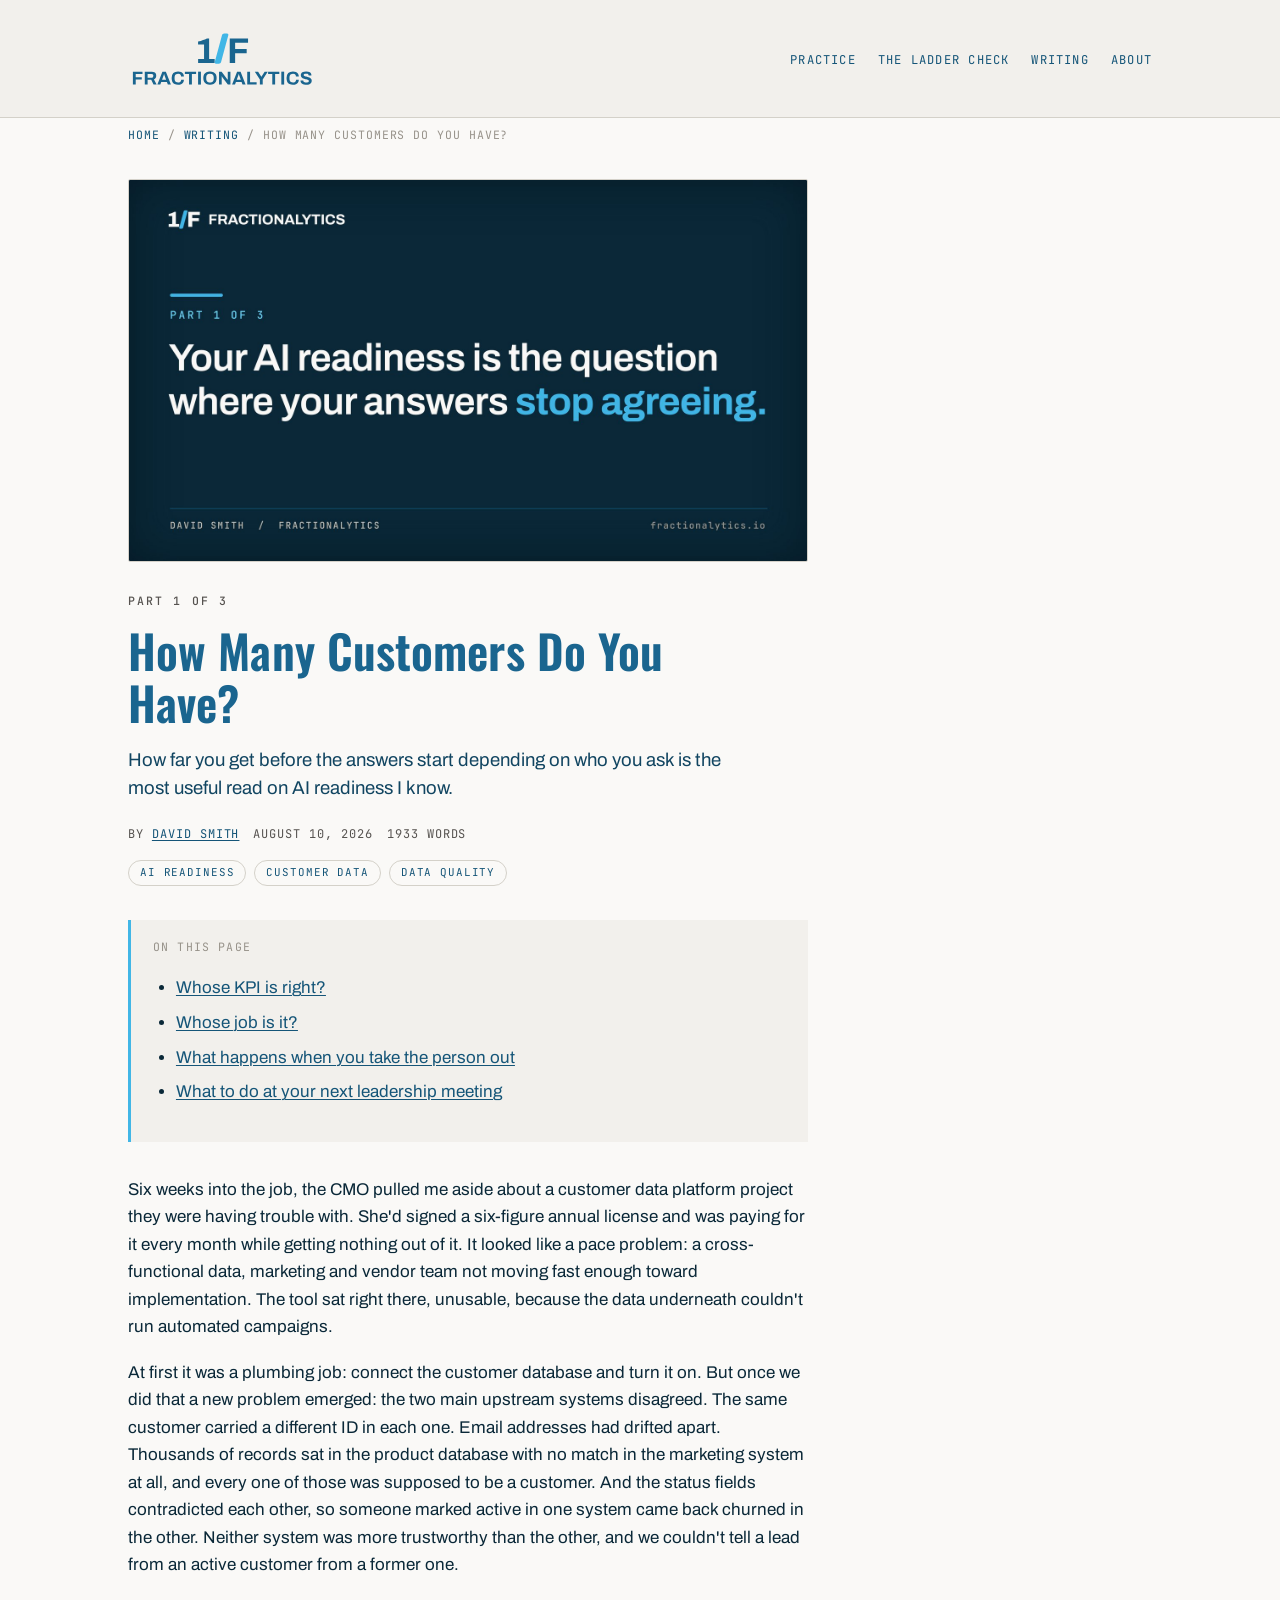
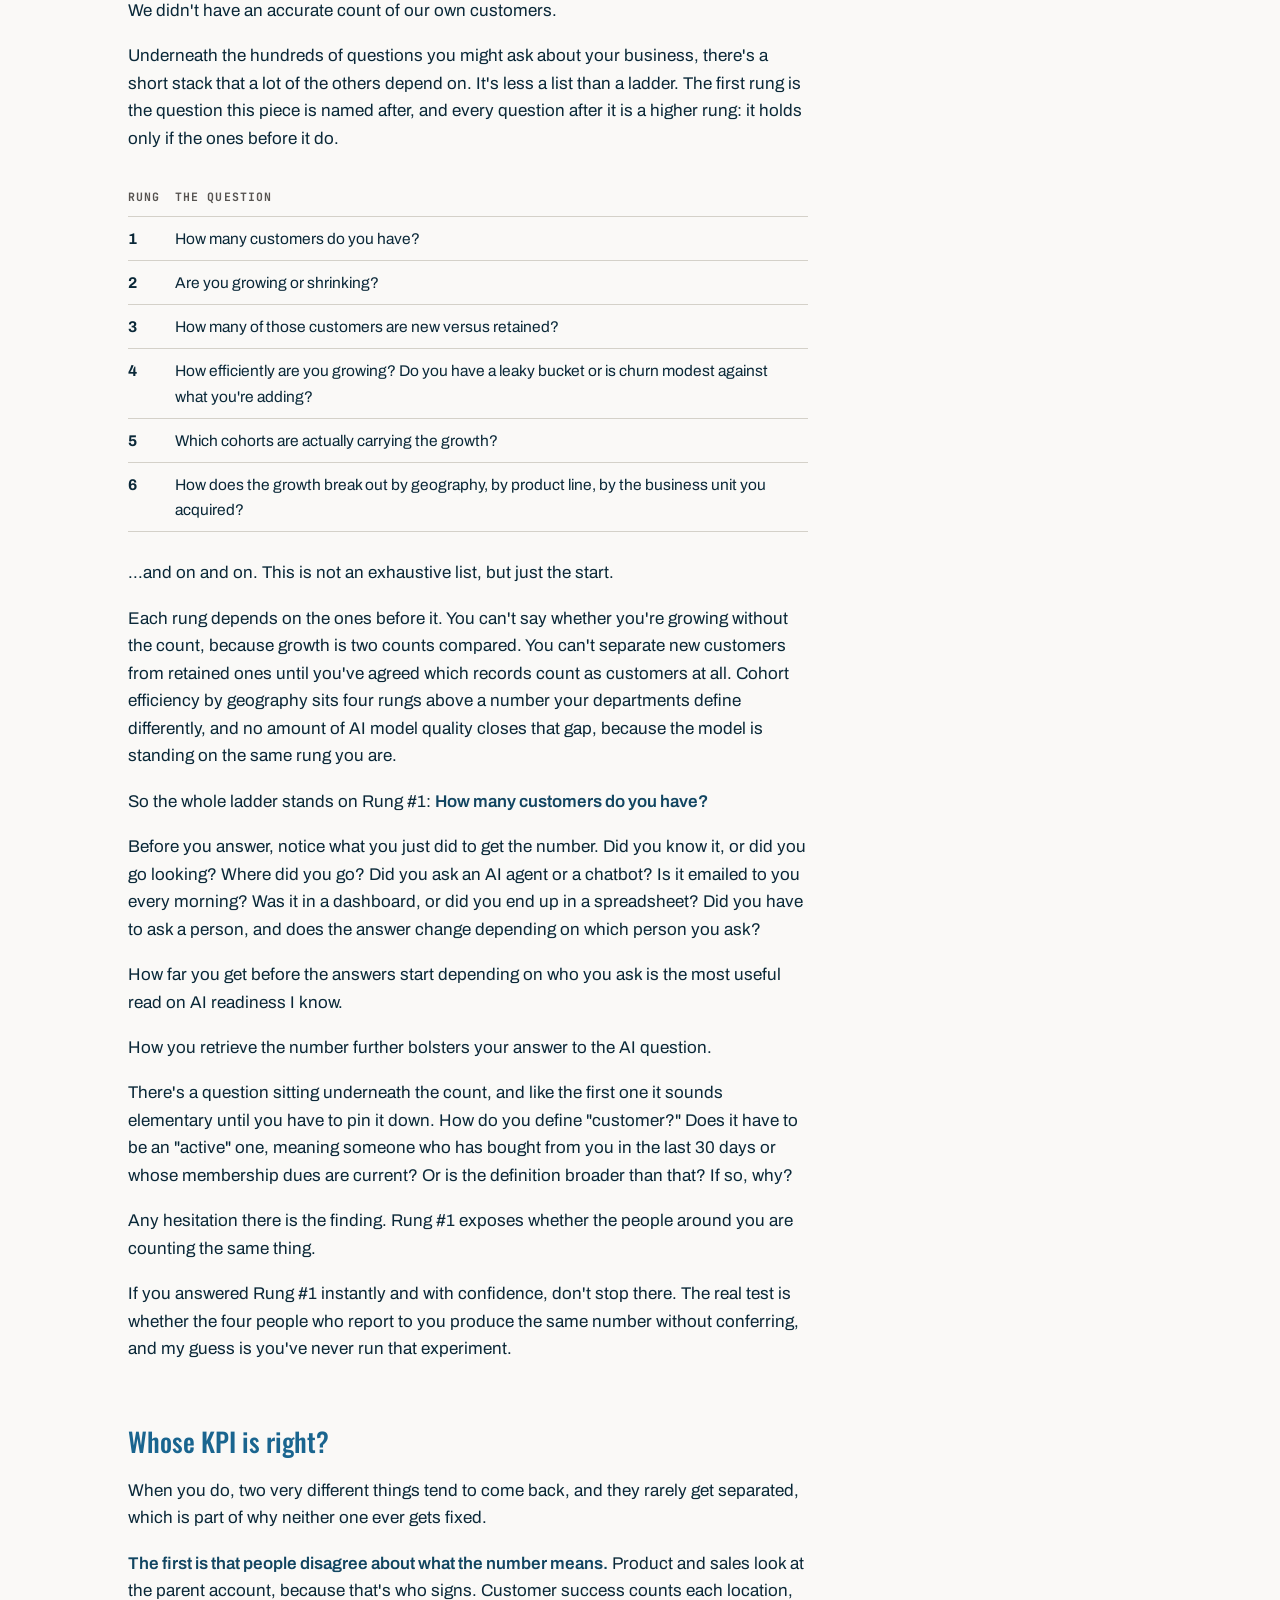
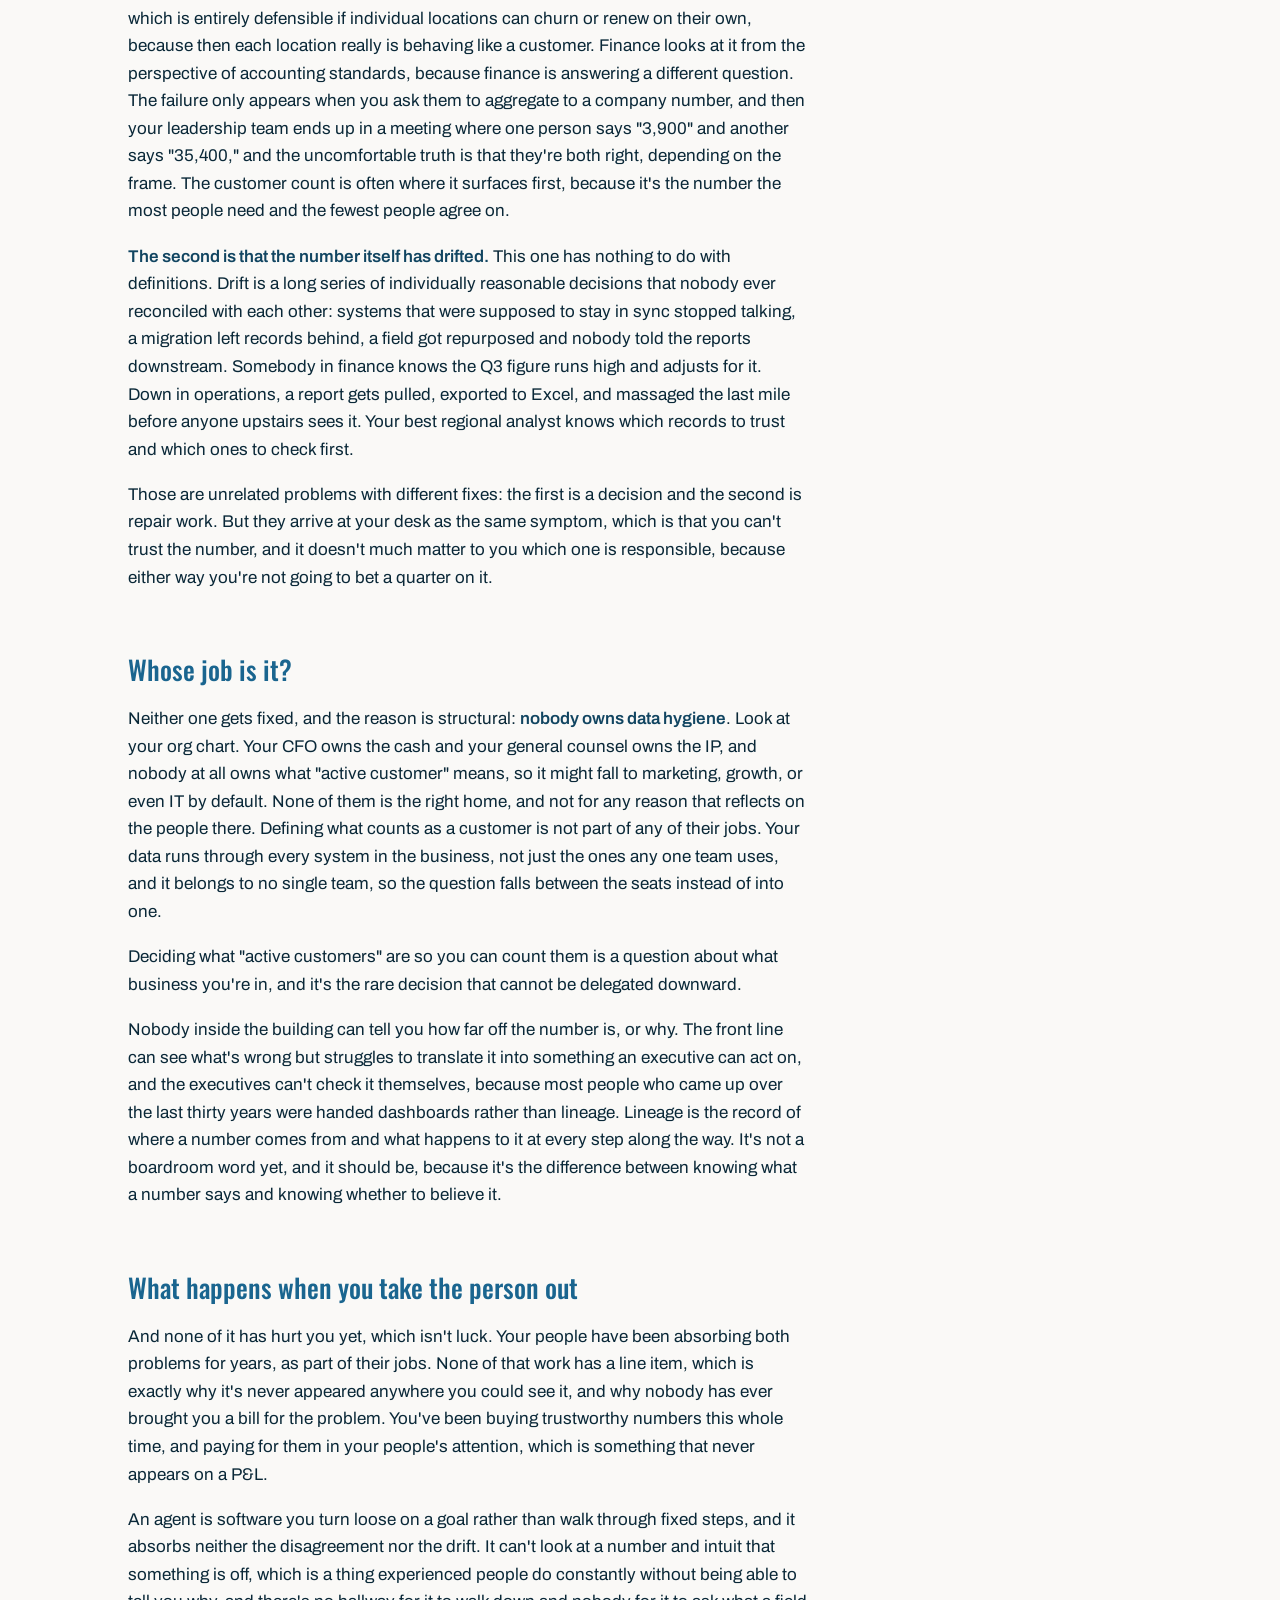
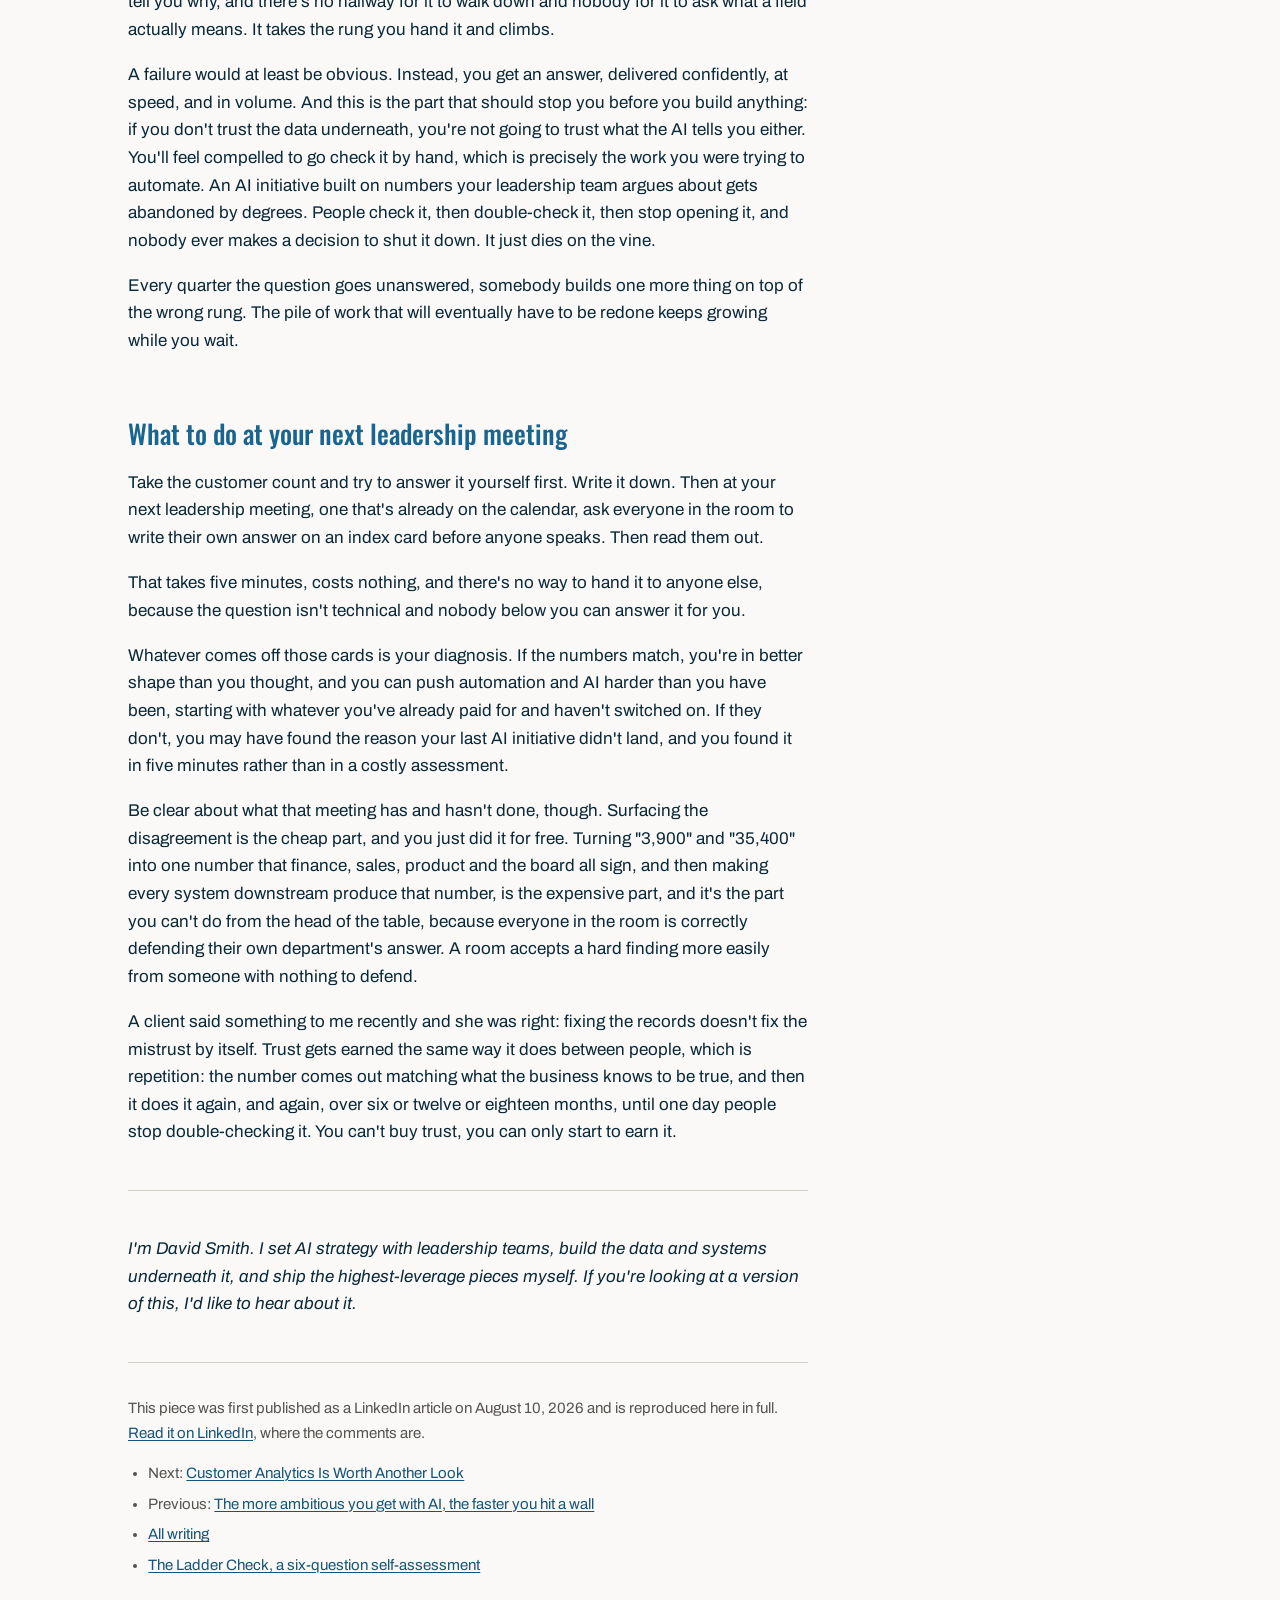
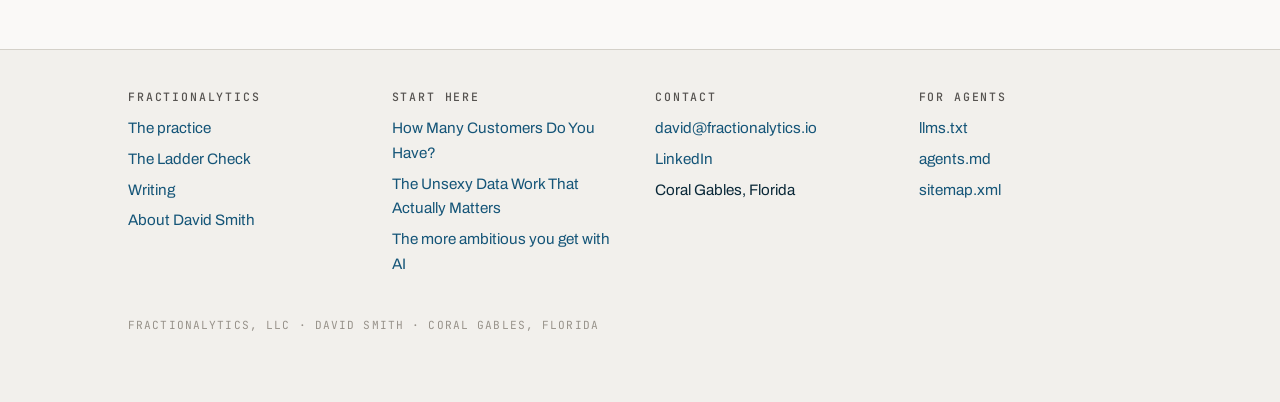
<file: writing/how-many-customers-do-you-have/index.html>
<!DOCTYPE html>
<html lang="en">
<head>
<meta charset="utf-8">
<meta name="viewport" content="width=device-width, initial-scale=1">
<title>How Many Customers Do You Have? | David Smith</title>
<meta name="description" content="How far you get before the answers start depending on who you ask is the most useful read on AI readiness I know. By David Smith, fractional CDO, August 2026.">
<meta name="author" content="David Smith">
<meta name="robots" content="index, follow, max-snippet:-1, max-image-preview:large, max-video-preview:-1">
<link rel="canonical" href="https://fractionalytics.io/writing/how-many-customers-do-you-have/">
<meta property="og:type" content="article">
<meta property="og:site_name" content="Fractionalytics">
<meta property="og:locale" content="en_US">
<meta property="og:url" content="https://fractionalytics.io/writing/how-many-customers-do-you-have/">
<meta property="og:title" content="How Many Customers Do You Have? | David Smith">
<meta property="og:description" content="How far you get before the answers start depending on who you ask is the most useful read on AI readiness I know. By David Smith, fractional CDO, August 2026.">
<meta property="og:image" content="https://fractionalytics.io/writing/img/cover-how-many-customers.jpg">
<meta property="og:image:width" content="2400">
<meta property="og:image:height" content="1260">
<meta property="og:image:alt" content="Fractionalytics: AI strategy, the data beneath it, and the systems to run it">
<meta property="article:published_time" content="2026-08-10">
<meta property="article:author" content="David Smith">
<meta name="twitter:card" content="summary_large_image">
<meta name="twitter:title" content="How Many Customers Do You Have? | David Smith">
<meta name="twitter:description" content="How far you get before the answers start depending on who you ask is the most useful read on AI readiness I know. By David Smith, fractional CDO, August 2026.">
<meta name="twitter:image" content="https://fractionalytics.io/writing/img/cover-how-many-customers.jpg">
<link rel="icon" href="/favicon.svg" type="image/svg+xml">
<link rel="preconnect" href="https://fonts.googleapis.com">
<link rel="preconnect" href="https://fonts.gstatic.com" crossorigin>
<link rel="stylesheet" href="https://fonts.googleapis.com/css2?family=Oswald:wght@400;500;600&family=Archivo:wght@400;500;600&family=JetBrains+Mono:wght@400;500&display=swap">
<link rel="stylesheet" href="/styles.css?v=1cb3b368">
<link rel="sitemap" type="application/xml" href="/sitemap.xml">
<link rel="alternate" type="text/plain" href="/llms.txt" title="llms.txt">
<script type="application/ld+json">{"@context":"https://schema.org","@graph":[{"@type":"WebSite","@id":"https://fractionalytics.io/#website","url":"https://fractionalytics.io/","name":"Fractionalytics","description":"AI strategy, the data beneath it, and the systems to run it.","inLanguage":"en-US","publisher":{"@id":"https://fractionalytics.io/#organization"},"copyrightHolder":{"@id":"https://fractionalytics.io/#organization"}},{"@type":"ProfessionalService","@id":"https://fractionalytics.io/#organization","name":"Fractionalytics, LLC","alternateName":"Fractionalytics","url":"https://fractionalytics.io/","logo":{"@type":"ImageObject","url":"https://fractionalytics.io/logo-stack.svg","caption":"Fractionalytics"},"image":"https://fractionalytics.io/og-card-2026-07.png","email":"david@fractionalytics.io","slogan":"AI strategy, the data beneath it, and the systems to run it","description":"Fractional Chief Data Officer practice. Data strategy, foundations, remediation and customer analytics for companies moving on AI, whose ambitions have outrun the state of their data.","founder":{"@id":"https://fractionalytics.io/#david-smith"},"employee":{"@id":"https://fractionalytics.io/#david-smith"},"address":{"@type":"PostalAddress","addressLocality":"Coral Gables","addressRegion":"FL","addressCountry":"US"},"areaServed":[{"@type":"Country","name":"United States"},{"@type":"Place","name":"Latin America"},{"@type":"Place","name":"Europe"}],"knowsAbout":["AI readiness","Data strategy","Data foundations","Data remediation","Data quality","Entity resolution","Identity resolution","Fractional Chief Data Officer","Customer analytics","Customer lifetime value","Cohort analysis","Data diligence","Customer data platforms","Modern data stack","dbt","Snowflake","Databricks","BigQuery"],"sameAs":["https://www.linkedin.com/in/dksmith01/"]},{"@type":"Person","@id":"https://fractionalytics.io/#david-smith","name":"David Smith","givenName":"David","familyName":"Smith","jobTitle":"Fractional Chief Data Officer","description":"Fractional Chief Data Officer. Sets AI strategy with leadership teams, builds the data and systems underneath it, and ships the highest-leverage pieces.","url":"https://fractionalytics.io/about/","email":"david@fractionalytics.io","worksFor":{"@id":"https://fractionalytics.io/#organization"},"homeLocation":{"@type":"Place","name":"Coral Gables, Florida"},"alumniOf":[{"@type":"CollegeOrUniversity","name":"The Wharton School, University of Pennsylvania"},{"@type":"CollegeOrUniversity","name":"Rice University"}],"knowsLanguage":["en","es"],"knowsAbout":["AI readiness","Data strategy","Data foundations","Data remediation","Data quality","Entity resolution","Identity resolution","Fractional Chief Data Officer","Customer analytics","Customer lifetime value","Cohort analysis","Data diligence","Customer data platforms","Modern data stack","dbt","Snowflake","Databricks","BigQuery"],"sameAs":["https://www.linkedin.com/in/dksmith01/","https://www.youtube.com/watch?v=DdW_h7ugRhg"]},{"@type":"BlogPosting","@id":"https://fractionalytics.io/writing/how-many-customers-do-you-have/#article","headline":"How Many Customers Do You Have?","alternativeHeadline":"How far you get before the answers start depending on who you ask is the most useful read on AI readiness I know.","description":"How far you get before the answers start depending on who you ask is the most useful read on AI readiness I know.","wordCount":1933,"datePublished":"2026-08-10","dateModified":"2026-08-10","inLanguage":"en-US","url":"https://fractionalytics.io/writing/how-many-customers-do-you-have/","mainEntityOfPage":{"@type":"WebPage","@id":"https://fractionalytics.io/writing/how-many-customers-do-you-have/"},"author":{"@id":"https://fractionalytics.io/#david-smith"},"creator":{"@id":"https://fractionalytics.io/#david-smith"},"publisher":{"@id":"https://fractionalytics.io/#organization"},"isPartOf":{"@id":"https://fractionalytics.io/writing/#blog"},"keywords":"AI readiness, customer data, data quality","image":"https://fractionalytics.io/og-card-2026-07.png","sameAs":["https://www.linkedin.com/pulse/how-many-customers-do-you-have-david-smith-rsgxe/"],"articleSection":"AI readiness"},{"@type":"BreadcrumbList","@id":"https://fractionalytics.io/writing/how-many-customers-do-you-have/#breadcrumb","itemListElement":[{"@type":"ListItem","position":1,"name":"Home","item":"https://fractionalytics.io/"},{"@type":"ListItem","position":2,"name":"Writing","item":"https://fractionalytics.io/writing/"},{"@type":"ListItem","position":3,"name":"How Many Customers Do You Have?","item":"https://fractionalytics.io/writing/how-many-customers-do-you-have/"}]}]}</script>
</head>
<body>
<a class="skip-link" href="#main">Skip to content</a>
<header class="masthead">
<div class="masthead-inner">
<a href="/" aria-label="Fractionalytics home"><img class="logo" src="/logo-stack.svg" alt="Fractionalytics" width="327" height="102"></a>
<nav class="sitenav" aria-label="Primary"><ul><li><a href="/">Practice</a></li><li><a href="/diagnostic/">The Ladder Check</a></li><li><a href="/writing/">Writing</a></li><li><a href="/about/">About</a></li></ul></nav>
</div>
</header>
<main id="main" class="wrap">
<nav class="crumbs" aria-label="Breadcrumb"><ol><li><a href="/">Home</a><span aria-hidden="true"> /</span></li><li><a href="/writing/">Writing</a><span aria-hidden="true"> /</span></li><li><span aria-current="page">How Many Customers Do You Have?</span></li></ol></nav>
<article class="prose">
<figure class="cover">
<img src="/writing/img/cover-how-many-customers.jpg" alt="&quot;Title card: &quot;How many customers do you have?&quot; over the Fractionalytics dark blue.&quot;" width="1600" height="900" fetchpriority="high" decoding="async">
</figure>
<header>
<p class="eyebrow">Part 1 of 3</p>
<h1>How Many Customers Do You Have?</h1>
<p class="lede">How far you get before the answers start depending on who you ask is the most useful read on AI readiness I know.</p>
<p class="article-meta">
<span>By <a href="/about/" rel="author">David Smith</a></span>
<span><time datetime="2026-08-10">August 10, 2026</time></span>
<span>1933 words</span>
</p>
<ul class="tags"><li>AI readiness</li><li>customer data</li><li>data quality</li></ul>
</header>
<nav class="callout" aria-label="On this page"><p class="stamp">On this page</p><ul><li><a href="#whose-kpi-is-right">Whose KPI is right?</a></li><li><a href="#whose-job-is-it">Whose job is it?</a></li><li><a href="#what-happens-when-you-take-the-person-out">What happens when you take the person out</a></li><li><a href="#what-to-do-at-your-next-leadership-meeting">What to do at your next leadership meeting</a></li></ul></nav>
<div class="article-body">
<p>Six weeks into the job, the CMO pulled me aside about a customer data platform project they were having trouble with. She'd signed a six-figure annual license and was paying for it every month while getting nothing out of it. It looked like a pace problem: a cross-functional data, marketing and vendor team not moving fast enough toward implementation. The tool sat right there, unusable, because the data underneath couldn't run automated campaigns.</p>
<p>At first it was a plumbing job: connect the customer database and turn it on. But once we did that a new problem emerged: the two main upstream systems disagreed. The same customer carried a different ID in each one. Email addresses had drifted apart. Thousands of records sat in the product database with no match in the marketing system at all, and every one of those was supposed to be a customer. And the status fields contradicted each other, so someone marked active in one system came back churned in the other. Neither system was more trustworthy than the other, and we couldn't tell a lead from an active customer from a former one.</p>
<p>We didn't have an accurate count of our own customers.</p>
<p>Underneath the hundreds of questions you might ask about your business, there's a short stack that a lot of the others depend on. It's less a list than a ladder. The first rung is the question this piece is named after, and every question after it is a higher rung: it holds only if the ones before it do.</p>
<div class="table-scroll"><table>
<thead><tr><th scope="col">Rung</th><th scope="col">The question</th></tr></thead>
<tbody>
<tr><th scope="row">1</th><td>How many customers do you have?</td></tr>
<tr><th scope="row">2</th><td>Are you growing or shrinking?</td></tr>
<tr><th scope="row">3</th><td>How many of those customers are new versus retained?</td></tr>
<tr><th scope="row">4</th><td>How efficiently are you growing? Do you have a leaky bucket or is churn modest against what you're adding?</td></tr>
<tr><th scope="row">5</th><td>Which cohorts are actually carrying the growth?</td></tr>
<tr><th scope="row">6</th><td>How does the growth break out by geography, by product line, by the business unit you acquired?</td></tr>
</tbody>
</table></div>
<p>...and on and on. This is not an exhaustive list, but just the start.</p>
<p>Each rung depends on the ones before it. You can't say whether you're growing without the count, because growth is two counts compared. You can't separate new customers from retained ones until you've agreed which records count as customers at all. Cohort efficiency by geography sits four rungs above a number your departments define differently, and no amount of AI model quality closes that gap, because the model is standing on the same rung you are.</p>
<p>So the whole ladder stands on Rung #1: <strong>How many customers do you have?</strong></p>
<p>Before you answer, notice what you just did to get the number. Did you know it, or did you go looking? Where did you go? Did you ask an AI agent or a chatbot? Is it emailed to you every morning? Was it in a dashboard, or did you end up in a spreadsheet? Did you have to ask a person, and does the answer change depending on which person you ask?</p>
<p>How far you get before the answers start depending on who you ask is the most useful read on AI readiness I know.</p>
<p>How you retrieve the number further bolsters your answer to the AI question.</p>
<p>There's a question sitting underneath the count, and like the first one it sounds elementary until you have to pin it down. How do you define "customer?" Does it have to be an "active" one, meaning someone who has bought from you in the last 30 days or whose membership dues are current? Or is the definition broader than that? If so, why?</p>
<p>Any hesitation there is the finding. Rung #1 exposes whether the people around you are counting the same thing.</p>
<p>If you answered Rung #1 instantly and with confidence, don't stop there. The real test is whether the four people who report to you produce the same number without conferring, and my guess is you've never run that experiment.</p>
<h2 id="whose-kpi-is-right">Whose KPI is right?</h2>
<p>When you do, two very different things tend to come back, and they rarely get separated, which is part of why neither one ever gets fixed.</p>
<p><strong>The first is that people disagree about what the number means.</strong> Product and sales look at the parent account, because that's who signs. Customer success counts each location, which is entirely defensible if individual locations can churn or renew on their own, because then each location really is behaving like a customer. Finance looks at it from the perspective of accounting standards, because finance is answering a different question. The failure only appears when you ask them to aggregate to a company number, and then your leadership team ends up in a meeting where one person says "3,900" and another says "35,400," and the uncomfortable truth is that they're both right, depending on the frame. The customer count is often where it surfaces first, because it's the number the most people need and the fewest people agree on.</p>
<p><strong>The second is that the number itself has drifted.</strong> This one has nothing to do with definitions. Drift is a long series of individually reasonable decisions that nobody ever reconciled with each other: systems that were supposed to stay in sync stopped talking, a migration left records behind, a field got repurposed and nobody told the reports downstream. Somebody in finance knows the Q3 figure runs high and adjusts for it. Down in operations, a report gets pulled, exported to Excel, and massaged the last mile before anyone upstairs sees it. Your best regional analyst knows which records to trust and which ones to check first.</p>
<p>Those are unrelated problems with different fixes: the first is a decision and the second is repair work. But they arrive at your desk as the same symptom, which is that you can't trust the number, and it doesn't much matter to you which one is responsible, because either way you're not going to bet a quarter on it.</p>
<h2 id="whose-job-is-it">Whose job is it?</h2>
<p>Neither one gets fixed, and the reason is structural: <strong>nobody owns data hygiene</strong>. Look at your org chart. Your CFO owns the cash and your general counsel owns the IP, and nobody at all owns what "active customer" means, so it might fall to marketing, growth, or even IT by default. None of them is the right home, and not for any reason that reflects on the people there. Defining what counts as a customer is not part of any of their jobs. Your data runs through every system in the business, not just the ones any one team uses, and it belongs to no single team, so the question falls between the seats instead of into one.</p>
<p>Deciding what "active customers" are so you can count them is a question about what business you're in, and it's the rare decision that cannot be delegated downward.</p>
<p>Nobody inside the building can tell you how far off the number is, or why. The front line can see what's wrong but struggles to translate it into something an executive can act on, and the executives can't check it themselves, because most people who came up over the last thirty years were handed dashboards rather than lineage. Lineage is the record of where a number comes from and what happens to it at every step along the way. It's not a boardroom word yet, and it should be, because it's the difference between knowing what a number says and knowing whether to believe it.</p>
<h2 id="what-happens-when-you-take-the-person-out">What happens when you take the person out</h2>
<p>And none of it has hurt you yet, which isn't luck. Your people have been absorbing both problems for years, as part of their jobs. None of that work has a line item, which is exactly why it's never appeared anywhere you could see it, and why nobody has ever brought you a bill for the problem. You've been buying trustworthy numbers this whole time, and paying for them in your people's attention, which is something that never appears on a P&amp;L.</p>
<p>An agent is software you turn loose on a goal rather than walk through fixed steps, and it absorbs neither the disagreement nor the drift. It can't look at a number and intuit that something is off, which is a thing experienced people do constantly without being able to tell you why, and there's no hallway for it to walk down and nobody for it to ask what a field actually means. It takes the rung you hand it and climbs.</p>
<p>A failure would at least be obvious. Instead, you get an answer, delivered confidently, at speed, and in volume. And this is the part that should stop you before you build anything: if you don't trust the data underneath, you're not going to trust what the AI tells you either. You'll feel compelled to go check it by hand, which is precisely the work you were trying to automate. An AI initiative built on numbers your leadership team argues about gets abandoned by degrees. People check it, then double-check it, then stop opening it, and nobody ever makes a decision to shut it down. It just dies on the vine.</p>
<p>Every quarter the question goes unanswered, somebody builds one more thing on top of the wrong rung. The pile of work that will eventually have to be redone keeps growing while you wait.</p>
<h2 id="what-to-do-at-your-next-leadership-meeting">What to do at your next leadership meeting</h2>
<p>Take the customer count and try to answer it yourself first. Write it down. Then at your next leadership meeting, one that's already on the calendar, ask everyone in the room to write their own answer on an index card before anyone speaks. Then read them out.</p>
<p>That takes five minutes, costs nothing, and there's no way to hand it to anyone else, because the question isn't technical and nobody below you can answer it for you.</p>
<p>Whatever comes off those cards is your diagnosis. If the numbers match, you're in better shape than you thought, and you can push automation and AI harder than you have been, starting with whatever you've already paid for and haven't switched on. If they don't, you may have found the reason your last AI initiative didn't land, and you found it in five minutes rather than in a costly assessment.</p>
<p>Be clear about what that meeting has and hasn't done, though. Surfacing the disagreement is the cheap part, and you just did it for free. Turning "3,900" and "35,400" into one number that finance, sales, product and the board all sign, and then making every system downstream produce that number, is the expensive part, and it's the part you can't do from the head of the table, because everyone in the room is correctly defending their own department's answer. A room accepts a hard finding more easily from someone with nothing to defend.</p>
<p>A client said something to me recently and she was right: fixing the records doesn't fix the mistrust by itself. Trust gets earned the same way it does between people, which is repetition: the number comes out matching what the business knows to be true, and then it does it again, and again, over six or twelve or eighteen months, until one day people stop double-checking it. You can't buy trust, you can only start to earn it.</p>
<hr>
<p><em>I'm David Smith. I set AI strategy with leadership teams, build the data and systems underneath it, and ship the highest-leverage pieces myself. If you're looking at a version of this, I'd like to hear about it.</em></p>
</div>
<footer class="origin-note">
<p>This piece was first published as a LinkedIn article on August 10, 2026 and is reproduced here in full. <a href="https://www.linkedin.com/pulse/how-many-customers-do-you-have-david-smith-rsgxe/" rel="noopener">Read it on LinkedIn</a>, where the comments are.</p>
<ul><li>Next: <a href="/writing/customer-analytics-is-worth-another-look/">Customer Analytics Is Worth Another Look</a></li><li>Previous: <a href="/writing/the-more-ambitious-you-get-with-ai/">The more ambitious you get with AI, the faster you hit a wall</a></li><li><a href="/writing/">All writing</a></li><li><a href="/diagnostic/">The Ladder Check, a six-question self-assessment</a></li></ul>
</footer>
</article>
</main>
<footer class="sitefooter">
<div class="wrap">
<div class="footer-grid">
<section>
<h2>Fractionalytics</h2>
<ul>
<li><a href="/">The practice</a></li>
<li><a href="/diagnostic/">The Ladder Check</a></li>
<li><a href="/writing/">Writing</a></li>
<li><a href="/about/">About David Smith</a></li>
</ul>
</section>
<section>
<h2>Start here</h2>
<ul>
<li><a href="/writing/how-many-customers-do-you-have/">How Many Customers Do You Have?</a></li>
<li><a href="/writing/the-unsexy-data-work-that-actually-matters/">The Unsexy Data Work That Actually Matters</a></li>
<li><a href="/writing/the-more-ambitious-you-get-with-ai/">The more ambitious you get with AI</a></li>
</ul>
</section>
<section>
<h2>Contact</h2>
<ul>
<li><a href="mailto:david@fractionalytics.io">david@fractionalytics.io</a></li>
<li><a href="https://www.linkedin.com/in/dksmith01/" rel="noopener">LinkedIn</a></li>
<li>Coral Gables, Florida</li>
</ul>
</section>
<section>
<h2>For agents</h2>
<ul>
<li><a href="/llms.txt">llms.txt</a></li>
<li><a href="/agents.md">agents.md</a></li>
<li><a href="/sitemap.xml">sitemap.xml</a></li>
</ul>
</section>
</div>
<p class="colophon">Fractionalytics, LLC &middot; David Smith &middot; Coral Gables, Florida</p>
</div>
</footer>

</body>
</html>
</file>
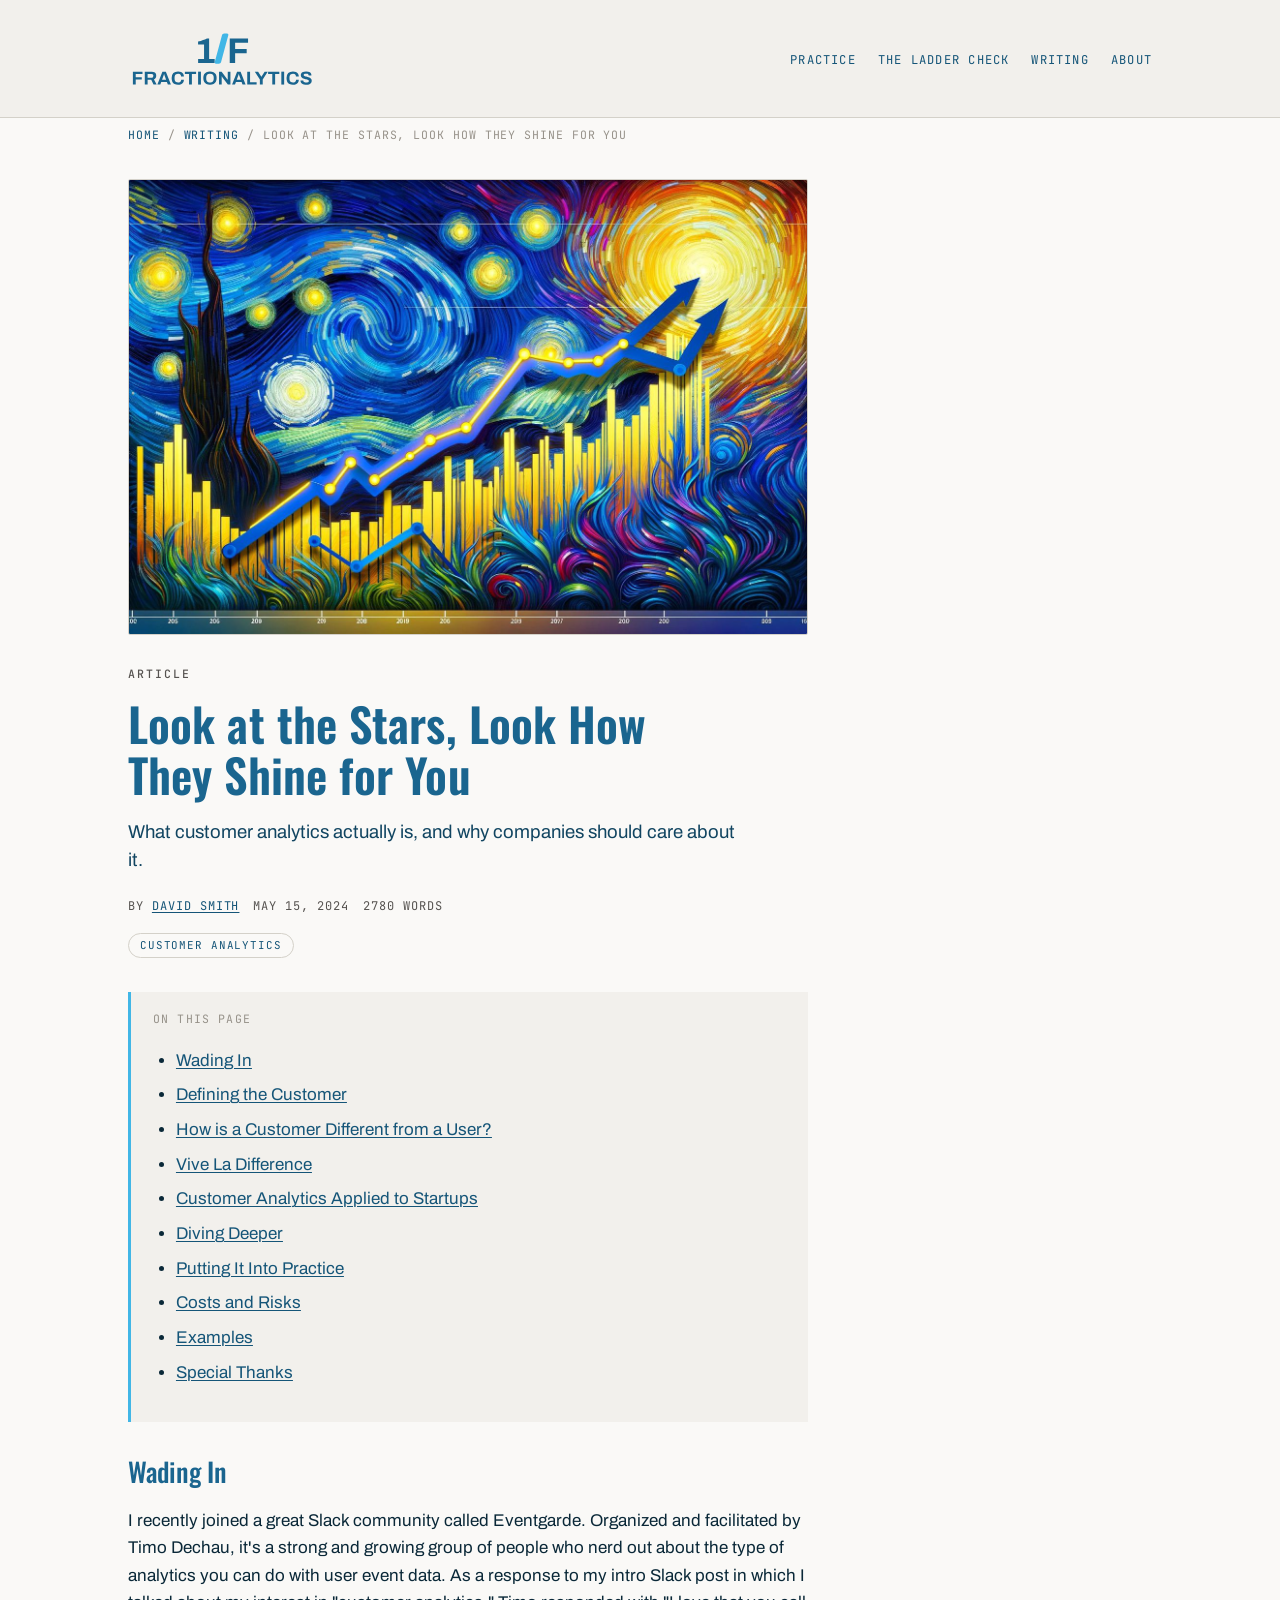
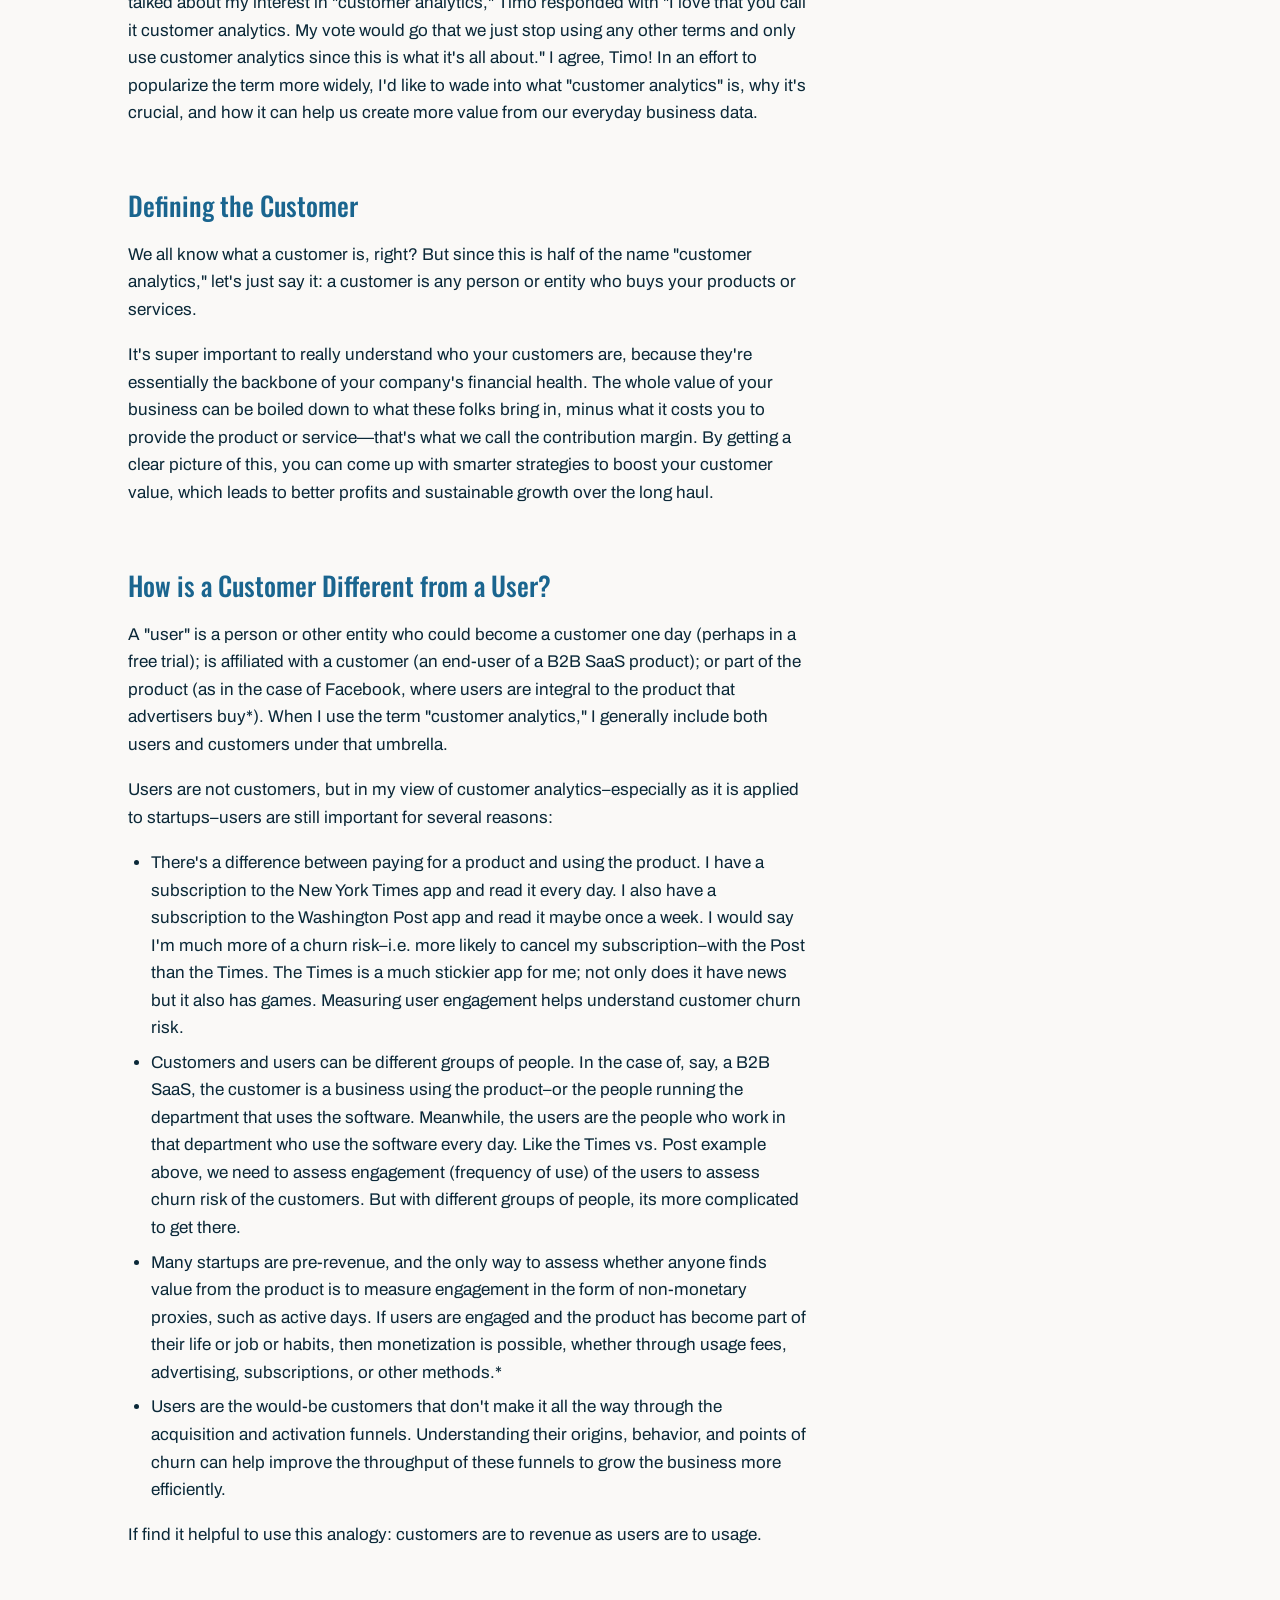
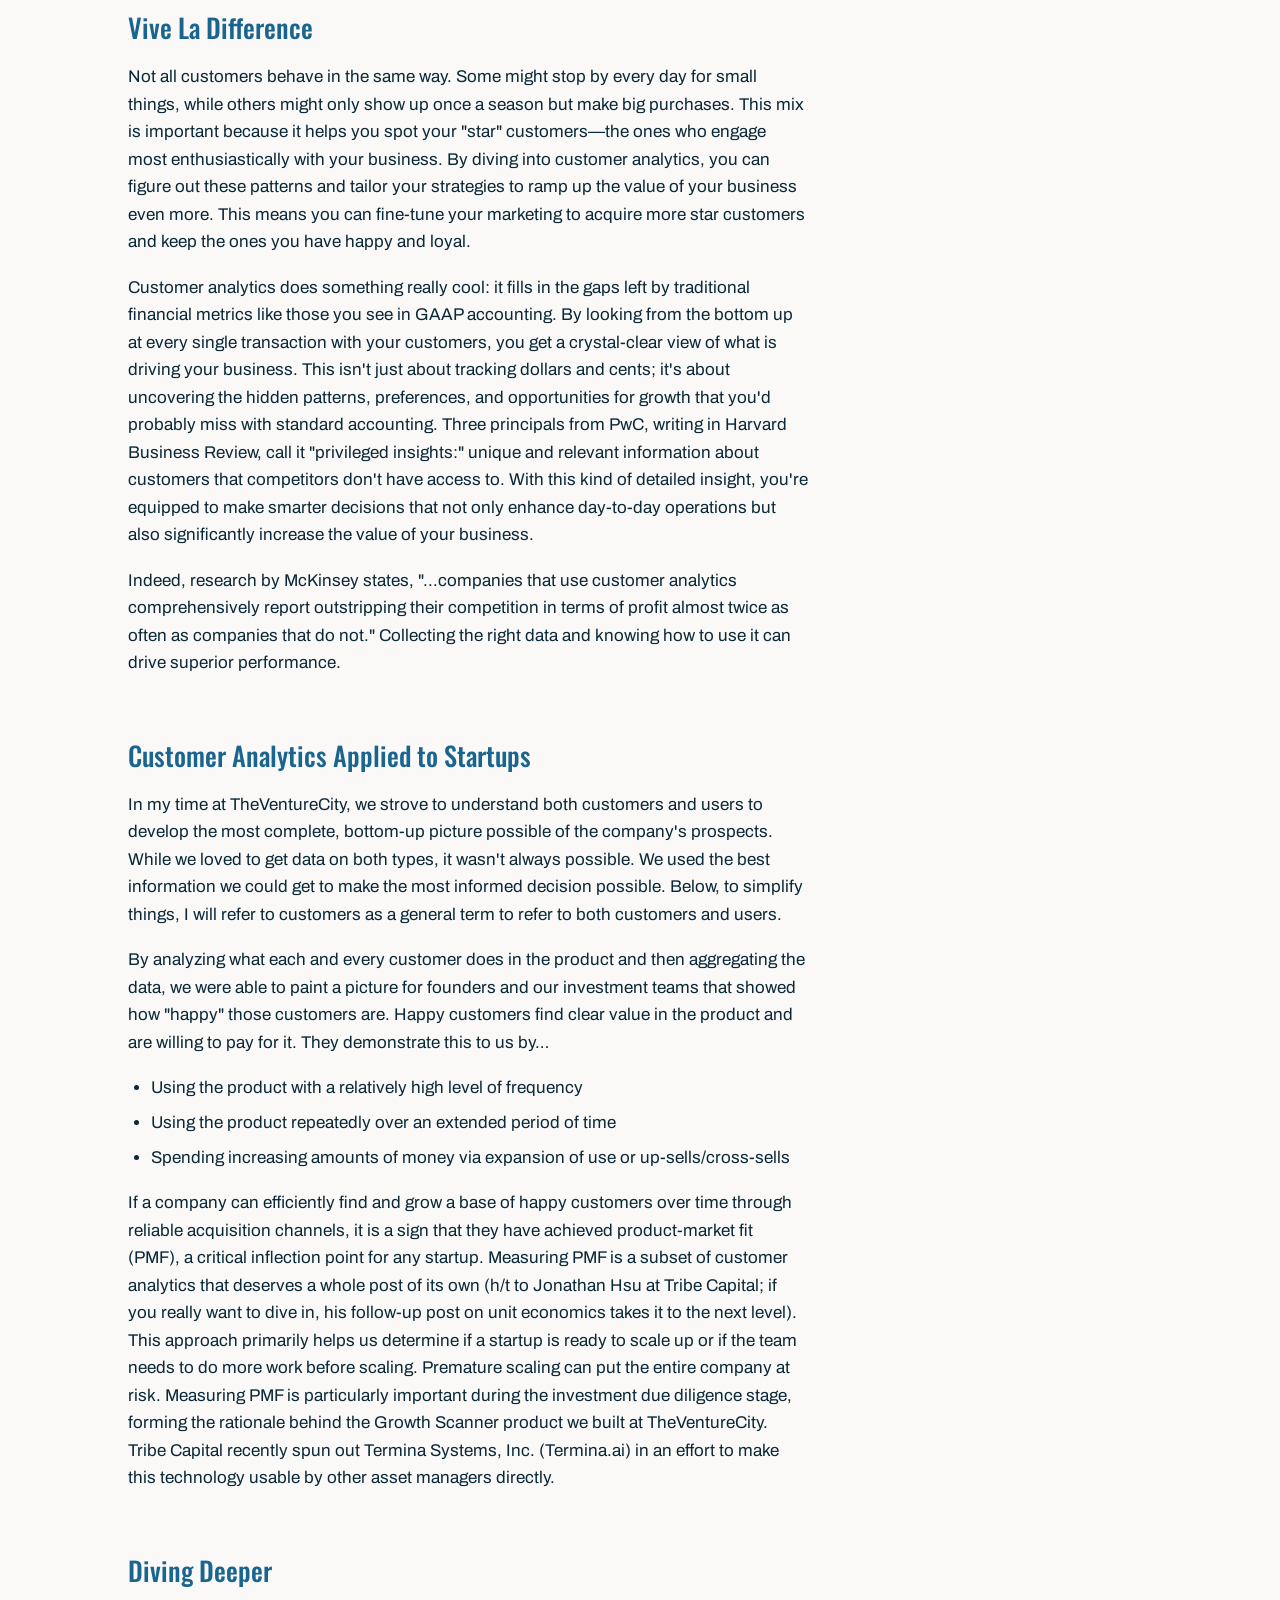
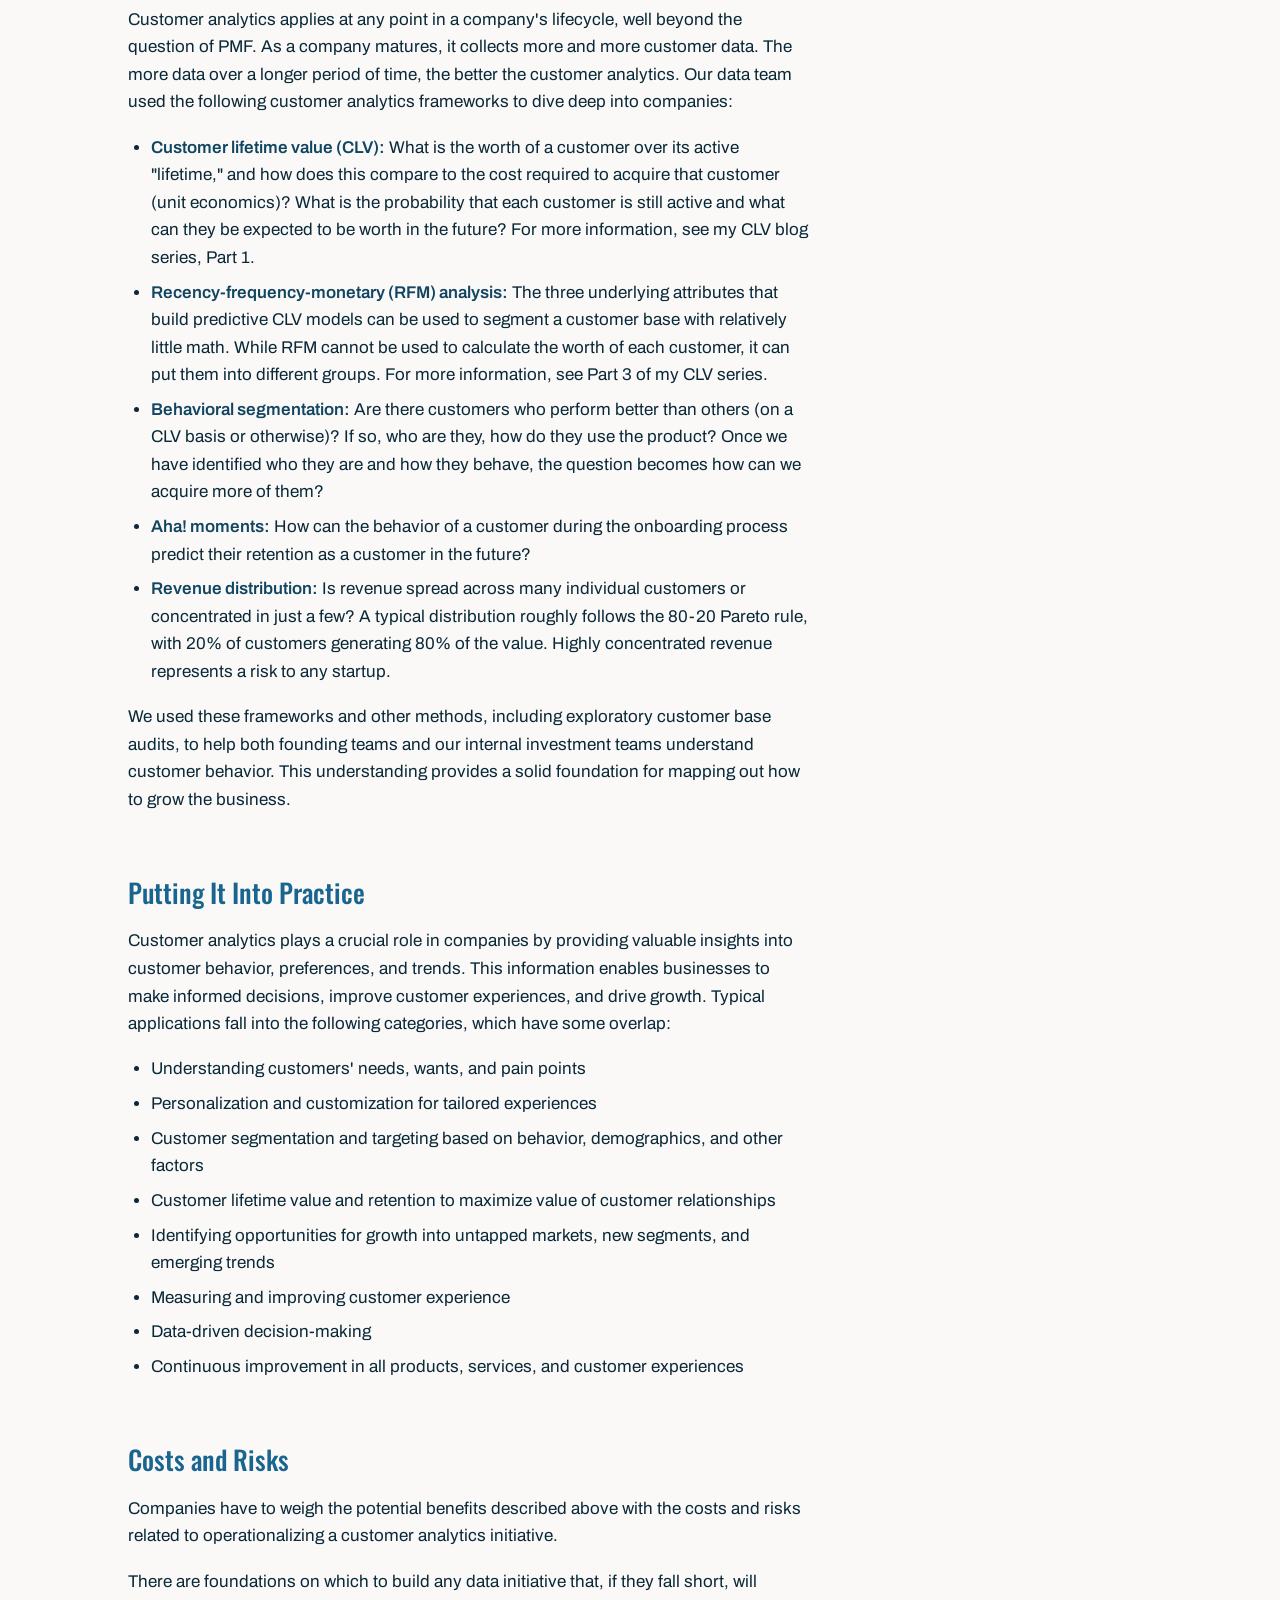
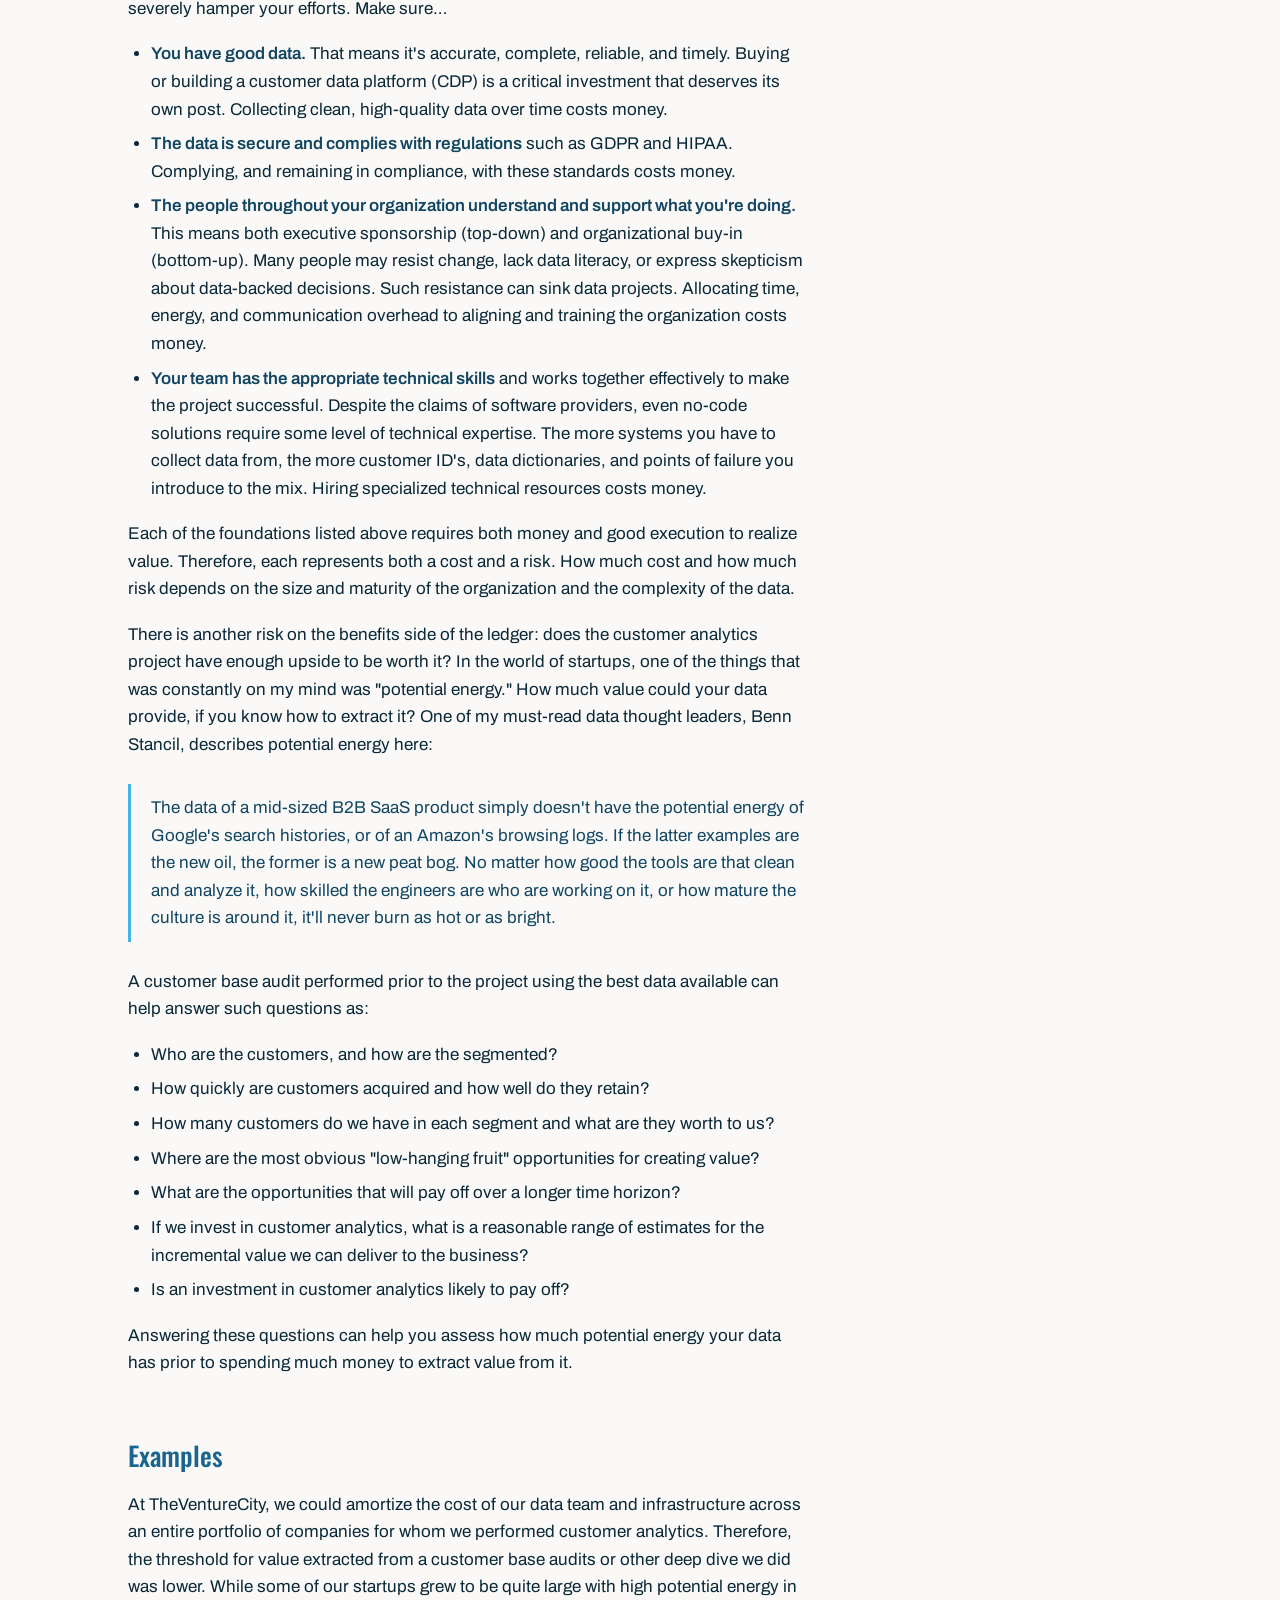
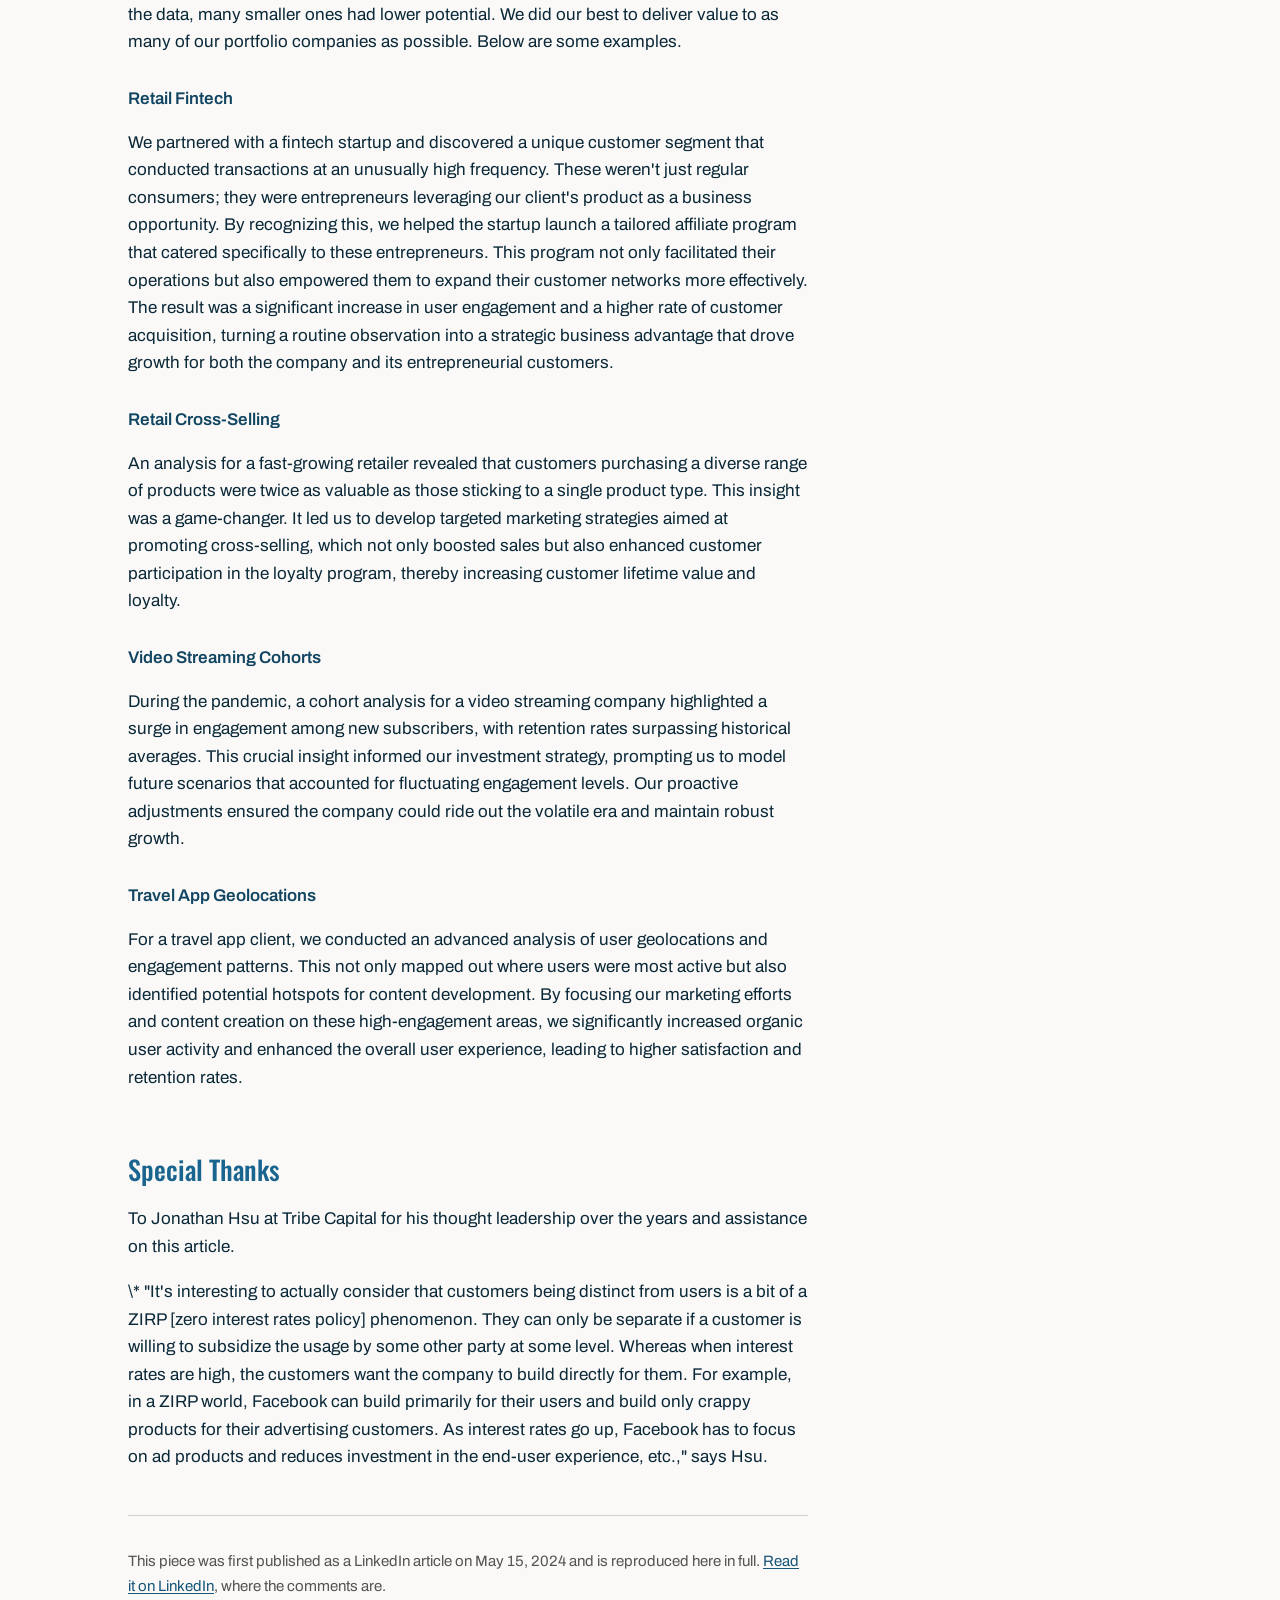
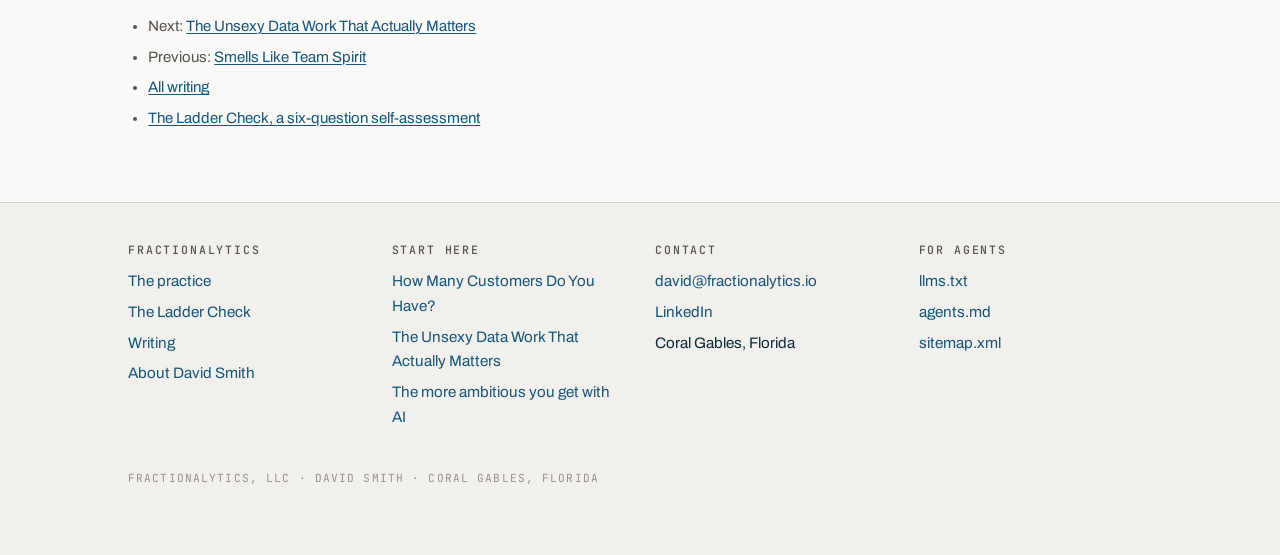
<file: writing/look-at-the-stars/index.html>
<!DOCTYPE html>
<html lang="en">
<head>
<meta charset="utf-8">
<meta name="viewport" content="width=device-width, initial-scale=1">
<title>Look at the Stars, Look How They Shine for You | David Smith</title>
<meta name="description" content="What customer analytics actually is, and why companies should care about it. By David Smith, fractional CDO, May 2024.">
<meta name="author" content="David Smith">
<meta name="robots" content="index, follow, max-snippet:-1, max-image-preview:large, max-video-preview:-1">
<link rel="canonical" href="https://fractionalytics.io/writing/look-at-the-stars/">
<meta property="og:type" content="article">
<meta property="og:site_name" content="Fractionalytics">
<meta property="og:locale" content="en_US">
<meta property="og:url" content="https://fractionalytics.io/writing/look-at-the-stars/">
<meta property="og:title" content="Look at the Stars, Look How They Shine for You | David Smith">
<meta property="og:description" content="What customer analytics actually is, and why companies should care about it. By David Smith, fractional CDO, May 2024.">
<meta property="og:image" content="https://fractionalytics.io/writing/img/cover-look-at-the-stars.jpg">
<meta property="og:image:width" content="2400">
<meta property="og:image:height" content="1260">
<meta property="og:image:alt" content="Fractionalytics: AI strategy, the data beneath it, and the systems to run it">
<meta property="article:published_time" content="2024-05-15">
<meta property="article:author" content="David Smith">
<meta name="twitter:card" content="summary_large_image">
<meta name="twitter:title" content="Look at the Stars, Look How They Shine for You | David Smith">
<meta name="twitter:description" content="What customer analytics actually is, and why companies should care about it. By David Smith, fractional CDO, May 2024.">
<meta name="twitter:image" content="https://fractionalytics.io/writing/img/cover-look-at-the-stars.jpg">
<link rel="icon" href="/favicon.svg" type="image/svg+xml">
<link rel="preconnect" href="https://fonts.googleapis.com">
<link rel="preconnect" href="https://fonts.gstatic.com" crossorigin>
<link rel="stylesheet" href="https://fonts.googleapis.com/css2?family=Oswald:wght@400;500;600&family=Archivo:wght@400;500;600&family=JetBrains+Mono:wght@400;500&display=swap">
<link rel="stylesheet" href="/styles.css?v=1cb3b368">
<link rel="sitemap" type="application/xml" href="/sitemap.xml">
<link rel="alternate" type="text/plain" href="/llms.txt" title="llms.txt">
<script type="application/ld+json">{"@context":"https://schema.org","@graph":[{"@type":"WebSite","@id":"https://fractionalytics.io/#website","url":"https://fractionalytics.io/","name":"Fractionalytics","description":"AI strategy, the data beneath it, and the systems to run it.","inLanguage":"en-US","publisher":{"@id":"https://fractionalytics.io/#organization"},"copyrightHolder":{"@id":"https://fractionalytics.io/#organization"}},{"@type":"ProfessionalService","@id":"https://fractionalytics.io/#organization","name":"Fractionalytics, LLC","alternateName":"Fractionalytics","url":"https://fractionalytics.io/","logo":{"@type":"ImageObject","url":"https://fractionalytics.io/logo-stack.svg","caption":"Fractionalytics"},"image":"https://fractionalytics.io/og-card-2026-07.png","email":"david@fractionalytics.io","slogan":"AI strategy, the data beneath it, and the systems to run it","description":"Fractional Chief Data Officer practice. Data strategy, foundations, remediation and customer analytics for companies moving on AI, whose ambitions have outrun the state of their data.","founder":{"@id":"https://fractionalytics.io/#david-smith"},"employee":{"@id":"https://fractionalytics.io/#david-smith"},"address":{"@type":"PostalAddress","addressLocality":"Coral Gables","addressRegion":"FL","addressCountry":"US"},"areaServed":[{"@type":"Country","name":"United States"},{"@type":"Place","name":"Latin America"},{"@type":"Place","name":"Europe"}],"knowsAbout":["AI readiness","Data strategy","Data foundations","Data remediation","Data quality","Entity resolution","Identity resolution","Fractional Chief Data Officer","Customer analytics","Customer lifetime value","Cohort analysis","Data diligence","Customer data platforms","Modern data stack","dbt","Snowflake","Databricks","BigQuery"],"sameAs":["https://www.linkedin.com/in/dksmith01/"]},{"@type":"Person","@id":"https://fractionalytics.io/#david-smith","name":"David Smith","givenName":"David","familyName":"Smith","jobTitle":"Fractional Chief Data Officer","description":"Fractional Chief Data Officer. Sets AI strategy with leadership teams, builds the data and systems underneath it, and ships the highest-leverage pieces.","url":"https://fractionalytics.io/about/","email":"david@fractionalytics.io","worksFor":{"@id":"https://fractionalytics.io/#organization"},"homeLocation":{"@type":"Place","name":"Coral Gables, Florida"},"alumniOf":[{"@type":"CollegeOrUniversity","name":"The Wharton School, University of Pennsylvania"},{"@type":"CollegeOrUniversity","name":"Rice University"}],"knowsLanguage":["en","es"],"knowsAbout":["AI readiness","Data strategy","Data foundations","Data remediation","Data quality","Entity resolution","Identity resolution","Fractional Chief Data Officer","Customer analytics","Customer lifetime value","Cohort analysis","Data diligence","Customer data platforms","Modern data stack","dbt","Snowflake","Databricks","BigQuery"],"sameAs":["https://www.linkedin.com/in/dksmith01/","https://www.youtube.com/watch?v=DdW_h7ugRhg"]},{"@type":"BlogPosting","@id":"https://fractionalytics.io/writing/look-at-the-stars/#article","headline":"Look at the Stars, Look How They Shine for You","alternativeHeadline":"What customer analytics actually is, and why companies should care about it.","description":"What customer analytics actually is, and why companies should care about it.","wordCount":2780,"datePublished":"2024-05-15","dateModified":"2024-05-15","inLanguage":"en-US","url":"https://fractionalytics.io/writing/look-at-the-stars/","mainEntityOfPage":{"@type":"WebPage","@id":"https://fractionalytics.io/writing/look-at-the-stars/"},"author":{"@id":"https://fractionalytics.io/#david-smith"},"creator":{"@id":"https://fractionalytics.io/#david-smith"},"publisher":{"@id":"https://fractionalytics.io/#organization"},"isPartOf":{"@id":"https://fractionalytics.io/writing/#blog"},"keywords":"customer analytics","image":"https://fractionalytics.io/og-card-2026-07.png","sameAs":["https://www.linkedin.com/pulse/look-stars-how-shine-you-david-smith-u7cje/"],"articleSection":"customer analytics"},{"@type":"BreadcrumbList","@id":"https://fractionalytics.io/writing/look-at-the-stars/#breadcrumb","itemListElement":[{"@type":"ListItem","position":1,"name":"Home","item":"https://fractionalytics.io/"},{"@type":"ListItem","position":2,"name":"Writing","item":"https://fractionalytics.io/writing/"},{"@type":"ListItem","position":3,"name":"Look at the Stars, Look How They Shine for You","item":"https://fractionalytics.io/writing/look-at-the-stars/"}]}]}</script>
</head>
<body>
<a class="skip-link" href="#main">Skip to content</a>
<header class="masthead">
<div class="masthead-inner">
<a href="/" aria-label="Fractionalytics home"><img class="logo" src="/logo-stack.svg" alt="Fractionalytics" width="327" height="102"></a>
<nav class="sitenav" aria-label="Primary"><ul><li><a href="/">Practice</a></li><li><a href="/diagnostic/">The Ladder Check</a></li><li><a href="/writing/">Writing</a></li><li><a href="/about/">About</a></li></ul></nav>
</div>
</header>
<main id="main" class="wrap">
<nav class="crumbs" aria-label="Breadcrumb"><ol><li><a href="/">Home</a><span aria-hidden="true"> /</span></li><li><a href="/writing/">Writing</a><span aria-hidden="true"> /</span></li><li><span aria-current="page">Look at the Stars, Look How They Shine for You</span></li></ol></nav>
<article class="prose">
<figure class="cover">
<img src="/writing/img/cover-look-at-the-stars.jpg" alt="A rising line chart painted in the style of Van Gogh's Starry Night, with yellow bars and swirling blue sky." width="1400" height="937" fetchpriority="high" decoding="async">
</figure>
<header>
<p class="eyebrow">Article</p>
<h1>Look at the Stars, Look How They Shine for You</h1>
<p class="lede">What customer analytics actually is, and why companies should care about it.</p>
<p class="article-meta">
<span>By <a href="/about/" rel="author">David Smith</a></span>
<span><time datetime="2024-05-15">May 15, 2024</time></span>
<span>2780 words</span>
</p>
<ul class="tags"><li>customer analytics</li></ul>
</header>
<nav class="callout" aria-label="On this page"><p class="stamp">On this page</p><ul><li><a href="#wading-in">Wading In</a></li><li><a href="#defining-the-customer">Defining the Customer</a></li><li><a href="#how-is-a-customer-different-from-a-user">How is a Customer Different from a User?</a></li><li><a href="#vive-la-difference">Vive La Difference</a></li><li><a href="#customer-analytics-applied-to-startups">Customer Analytics Applied to Startups</a></li><li><a href="#diving-deeper">Diving Deeper</a></li><li><a href="#putting-it-into-practice">Putting It Into Practice</a></li><li><a href="#costs-and-risks">Costs and Risks</a></li><li><a href="#examples">Examples</a></li><li><a href="#special-thanks">Special Thanks</a></li></ul></nav>
<div class="article-body">
<h2 id="wading-in">Wading In</h2>
<p>I recently joined a great Slack community called Eventgarde. Organized and facilitated by Timo Dechau, it's a strong and growing group of people who nerd out about the type of analytics you can do with user event data. As a response to my intro Slack post in which I talked about my interest in "customer analytics," Timo responded with "I love that you call it customer analytics. My vote would go that we just stop using any other terms and only use customer analytics since this is what it's all about." I agree, Timo! In an effort to popularize the term more widely, I'd like to wade into what "customer analytics" is, why it's crucial, and how it can help us create more value from our everyday business data.</p>
<h2 id="defining-the-customer">Defining the Customer</h2>
<p>We all know what a customer is, right? But since this is half of the name "customer analytics," let's just say it: a customer is any person or entity who buys your products or services.</p>
<p>It's super important to really understand who your customers are, because they're essentially the backbone of your company's financial health. The whole value of your business can be boiled down to what these folks bring in, minus what it costs you to provide the product or service—that's what we call the contribution margin. By getting a clear picture of this, you can come up with smarter strategies to boost your customer value, which leads to better profits and sustainable growth over the long haul.</p>
<h2 id="how-is-a-customer-different-from-a-user">How is a Customer Different from a User?</h2>
<p>A "user" is a person or other entity who could become a customer one day (perhaps in a free trial); is affiliated with a customer (an end-user of a B2B SaaS product); or part of the product (as in the case of Facebook, where users are integral to the product that advertisers buy*). When I use the term "customer analytics," I generally include both users and customers under that umbrella.</p>
<p>Users are not customers, but in my view of customer analytics–especially as it is applied to startups–users are still important for several reasons:</p>
<ul>
<li>There's a difference between paying for a product and using the product. I have a subscription to the New York Times app and read it every day. I also have a subscription to the Washington Post app and read it maybe once a week. I would say I'm much more of a churn risk–i.e. more likely to cancel my subscription–with the Post than the Times. The Times is a much stickier app for me; not only does it have news but it also has games. Measuring user engagement helps understand customer churn risk.</li>
<li>Customers and users can be different groups of people. In the case of, say, a B2B SaaS, the customer is a business using the product–or the people running the department that uses the software. Meanwhile, the users are the people who work in that department who use the software every day. Like the Times vs. Post example above, we need to assess engagement (frequency of use) of the users to assess churn risk of the customers. But with different groups of people, its more complicated to get there.</li>
<li>Many startups are pre-revenue, and the only way to assess whether anyone finds value from the product is to measure engagement in the form of non-monetary proxies, such as active days. If users are engaged and the product has become part of their life or job or habits, then monetization is possible, whether through usage fees, advertising, subscriptions, or other methods.*</li>
<li>Users are the would-be customers that don't make it all the way through the acquisition and activation funnels. Understanding their origins, behavior, and points of churn can help improve the throughput of these funnels to grow the business more efficiently.</li>
</ul>
<p>If find it helpful to use this analogy: customers are to revenue as users are to usage.</p>
<h2 id="vive-la-difference">Vive La Difference</h2>
<p>Not all customers behave in the same way. Some might stop by every day for small things, while others might only show up once a season but make big purchases. This mix is important because it helps you spot your "star" customers—the ones who engage most enthusiastically with your business. By diving into customer analytics, you can figure out these patterns and tailor your strategies to ramp up the value of your business even more. This means you can fine-tune your marketing to acquire more star customers and keep the ones you have happy and loyal.</p>
<p>Customer analytics does something really cool: it fills in the gaps left by traditional financial metrics like those you see in GAAP accounting. By looking from the bottom up at every single transaction with your customers, you get a crystal-clear view of what is driving your business. This isn't just about tracking dollars and cents; it's about uncovering the hidden patterns, preferences, and opportunities for growth that you'd probably miss with standard accounting. Three principals from PwC, writing in Harvard Business Review, call it "privileged insights:" unique and relevant information about customers that competitors don't have access to. With this kind of detailed insight, you're equipped to make smarter decisions that not only enhance day-to-day operations but also significantly increase the value of your business.</p>
<p>Indeed, research by McKinsey states, "...companies that use customer analytics comprehensively report outstripping their competition in terms of profit almost twice as often as companies that do not." Collecting the right data and knowing how to use it can drive superior performance.</p>
<h2 id="customer-analytics-applied-to-startups">Customer Analytics Applied to Startups</h2>
<p>In my time at TheVentureCity, we strove to understand both customers and users to develop the most complete, bottom-up picture possible of the company's prospects. While we loved to get data on both types, it wasn't always possible. We used the best information we could get to make the most informed decision possible. Below, to simplify things, I will refer to customers as a general term to refer to both customers and users.</p>
<p>By analyzing what each and every customer does in the product and then aggregating the data, we were able to paint a picture for founders and our investment teams that showed how "happy" those customers are. Happy customers find clear value in the product and are willing to pay for it. They demonstrate this to us by…</p>
<ul>
<li>Using the product with a relatively high level of frequency</li>
<li>Using the product repeatedly over an extended period of time</li>
<li>Spending increasing amounts of money via expansion of use or up-sells/cross-sells</li>
</ul>
<p>If a company can efficiently find and grow a base of happy customers over time through reliable acquisition channels, it is a sign that they have achieved product-market fit (PMF), a critical inflection point for any startup. Measuring PMF is a subset of customer analytics that deserves a whole post of its own (h/t to Jonathan Hsu at Tribe Capital; if you really want to dive in, his follow-up post on unit economics takes it to the next level). This approach primarily helps us determine if a startup is ready to scale up or if the team needs to do more work before scaling. Premature scaling can put the entire company at risk. Measuring PMF is particularly important during the investment due diligence stage, forming the rationale behind the Growth Scanner product we built at TheVentureCity. Tribe Capital recently spun out Termina Systems, Inc. (Termina.ai) in an effort to make this technology usable by other asset managers directly.</p>
<h2 id="diving-deeper">Diving Deeper</h2>
<p>Customer analytics applies at any point in a company's lifecycle, well beyond the question of PMF. As a company matures, it collects more and more customer data. The more data over a longer period of time, the better the customer analytics. Our data team used the following customer analytics frameworks to dive deep into companies:</p>
<ul>
<li><strong>Customer lifetime value (CLV):</strong> What is the worth of a customer over its active "lifetime," and how does this compare to the cost required to acquire that customer (unit economics)? What is the probability that each customer is still active and what can they be expected to be worth in the future? For more information, see my CLV blog series, Part 1.</li>
<li><strong>Recency-frequency-monetary (RFM) analysis:</strong> The three underlying attributes that build predictive CLV models can be used to segment a customer base with relatively little math. While RFM cannot be used to calculate the worth of each customer, it can put them into different groups. For more information, see Part 3 of my CLV series.</li>
<li><strong>Behavioral segmentation:</strong> Are there customers who perform better than others (on a CLV basis or otherwise)? If so, who are they, how do they use the product? Once we have identified who they are and how they behave, the question becomes how can we acquire more of them?</li>
<li><strong>Aha! moments:</strong> How can the behavior of a customer during the onboarding process predict their retention as a customer in the future?</li>
<li><strong>Revenue distribution:</strong> Is revenue spread across many individual customers or concentrated in just a few? A typical distribution roughly follows the 80-20 Pareto rule, with 20% of customers generating 80% of the value. Highly concentrated revenue represents a risk to any startup.</li>
</ul>
<p>We used these frameworks and other methods, including exploratory customer base audits, to help both founding teams and our internal investment teams understand customer behavior. This understanding provides a solid foundation for mapping out how to grow the business.</p>
<h2 id="putting-it-into-practice">Putting It Into Practice</h2>
<p>Customer analytics plays a crucial role in companies by providing valuable insights into customer behavior, preferences, and trends. This information enables businesses to make informed decisions, improve customer experiences, and drive growth. Typical applications fall into the following categories, which have some overlap:</p>
<ul>
<li>Understanding customers' needs, wants, and pain points</li>
<li>Personalization and customization for tailored experiences</li>
<li>Customer segmentation and targeting based on behavior, demographics, and other factors</li>
<li>Customer lifetime value and retention to maximize value of customer relationships</li>
<li>Identifying opportunities for growth into untapped markets, new segments, and emerging trends</li>
<li>Measuring and improving customer experience</li>
<li>Data-driven decision-making</li>
<li>Continuous improvement in all products, services, and customer experiences</li>
</ul>
<h2 id="costs-and-risks">Costs and Risks</h2>
<p>Companies have to weigh the potential benefits described above with the costs and risks related to operationalizing a customer analytics initiative.</p>
<p>There are foundations on which to build any data initiative that, if they fall short, will severely hamper your efforts. Make sure…</p>
<ul>
<li><strong>You have good data.</strong> That means it's accurate, complete, reliable, and timely. Buying or building a customer data platform (CDP) is a critical investment that deserves its own post. Collecting clean, high-quality data over time costs money.</li>
<li><strong>The data is secure and complies with regulations</strong> such as GDPR and HIPAA. Complying, and remaining in compliance, with these standards costs money.</li>
<li><strong>The people throughout your organization understand and support what you're doing.</strong> This means both executive sponsorship (top-down) and organizational buy-in (bottom-up). Many people may resist change, lack data literacy, or express skepticism about data-backed decisions. Such resistance can sink data projects. Allocating time, energy, and communication overhead to aligning and training the organization costs money.</li>
<li><strong>Your team has the appropriate technical skills</strong> and works together effectively to make the project successful. Despite the claims of software providers, even no-code solutions require some level of technical expertise. The more systems you have to collect data from, the more customer ID's, data dictionaries, and points of failure you introduce to the mix. Hiring specialized technical resources costs money.</li>
</ul>
<p>Each of the foundations listed above requires both money and good execution to realize value. Therefore, each represents both a cost and a risk. How much cost and how much risk depends on the size and maturity of the organization and the complexity of the data.</p>
<p>There is another risk on the benefits side of the ledger: does the customer analytics project have enough upside to be worth it? In the world of startups, one of the things that was constantly on my mind was "potential energy." How much value could your data provide, if you know how to extract it? One of my must-read data thought leaders, Benn Stancil, describes potential energy here:</p>
<blockquote><p>The data of a mid-sized B2B SaaS product simply doesn't have the potential energy of Google's search histories, or of an Amazon's browsing logs. If the latter examples are the new oil, the former is a new peat bog. No matter how good the tools are that clean and analyze it, how skilled the engineers are who are working on it, or how mature the culture is around it, it'll never burn as hot or as bright.</p></blockquote>
<p>A customer base audit performed prior to the project using the best data available can help answer such questions as:</p>
<ul>
<li>Who are the customers, and how are the segmented?</li>
<li>How quickly are customers acquired and how well do they retain?</li>
<li>How many customers do we have in each segment and what are they worth to us?</li>
<li>Where are the most obvious "low-hanging fruit" opportunities for creating value?</li>
<li>What are the opportunities that will pay off over a longer time horizon?</li>
<li>If we invest in customer analytics, what is a reasonable range of estimates for the incremental value we can deliver to the business?</li>
<li>Is an investment in customer analytics likely to pay off?</li>
</ul>
<p>Answering these questions can help you assess how much potential energy your data has prior to spending much money to extract value from it.</p>
<h2 id="examples">Examples</h2>
<p>At TheVentureCity, we could amortize the cost of our data team and infrastructure across an entire portfolio of companies for whom we performed customer analytics. Therefore, the threshold for value extracted from a customer base audits or other deep dive we did was lower. While some of our startups grew to be quite large with high potential energy in the data, many smaller ones had lower potential. We did our best to deliver value to as many of our portfolio companies as possible. Below are some examples.</p>
<h3 id="retail-fintech">Retail Fintech</h3>
<p>We partnered with a fintech startup and discovered a unique customer segment that conducted transactions at an unusually high frequency. These weren't just regular consumers; they were entrepreneurs leveraging our client's product as a business opportunity. By recognizing this, we helped the startup launch a tailored affiliate program that catered specifically to these entrepreneurs. This program not only facilitated their operations but also empowered them to expand their customer networks more effectively. The result was a significant increase in user engagement and a higher rate of customer acquisition, turning a routine observation into a strategic business advantage that drove growth for both the company and its entrepreneurial customers.</p>
<h3 id="retail-cross-selling">Retail Cross-Selling</h3>
<p>An analysis for a fast-growing retailer revealed that customers purchasing a diverse range of products were twice as valuable as those sticking to a single product type. This insight was a game-changer. It led us to develop targeted marketing strategies aimed at promoting cross-selling, which not only boosted sales but also enhanced customer participation in the loyalty program, thereby increasing customer lifetime value and loyalty.</p>
<h3 id="video-streaming-cohorts">Video Streaming Cohorts</h3>
<p>During the pandemic, a cohort analysis for a video streaming company highlighted a surge in engagement among new subscribers, with retention rates surpassing historical averages. This crucial insight informed our investment strategy, prompting us to model future scenarios that accounted for fluctuating engagement levels. Our proactive adjustments ensured the company could ride out the volatile era and maintain robust growth.</p>
<h3 id="travel-app-geolocations">Travel App Geolocations</h3>
<p>For a travel app client, we conducted an advanced analysis of user geolocations and engagement patterns. This not only mapped out where users were most active but also identified potential hotspots for content development. By focusing our marketing efforts and content creation on these high-engagement areas, we significantly increased organic user activity and enhanced the overall user experience, leading to higher satisfaction and retention rates.</p>
<h2 id="special-thanks">Special Thanks</h2>
<p>To Jonathan Hsu at Tribe Capital for his thought leadership over the years and assistance on this article.</p>
<p>\* "It's interesting to actually consider that customers being distinct from users is a bit of a ZIRP [zero interest rates policy] phenomenon. They can only be separate if a customer is willing to subsidize the usage by some other party at some level. Whereas when interest rates are high, the customers want the company to build directly for them. For example, in a ZIRP world, Facebook can build primarily for their users and build only crappy products for their advertising customers. As interest rates go up, Facebook has to focus on ad products and reduces investment in the end-user experience, etc.," says Hsu.</p>
</div>
<footer class="origin-note">
<p>This piece was first published as a LinkedIn article on May 15, 2024 and is reproduced here in full. <a href="https://www.linkedin.com/pulse/look-stars-how-shine-you-david-smith-u7cje/" rel="noopener">Read it on LinkedIn</a>, where the comments are.</p>
<ul><li>Next: <a href="/writing/the-unsexy-data-work-that-actually-matters/">The Unsexy Data Work That Actually Matters</a></li><li>Previous: <a href="/writing/smells-like-team-spirit/">Smells Like Team Spirit</a></li><li><a href="/writing/">All writing</a></li><li><a href="/diagnostic/">The Ladder Check, a six-question self-assessment</a></li></ul>
</footer>
</article>
</main>
<footer class="sitefooter">
<div class="wrap">
<div class="footer-grid">
<section>
<h2>Fractionalytics</h2>
<ul>
<li><a href="/">The practice</a></li>
<li><a href="/diagnostic/">The Ladder Check</a></li>
<li><a href="/writing/">Writing</a></li>
<li><a href="/about/">About David Smith</a></li>
</ul>
</section>
<section>
<h2>Start here</h2>
<ul>
<li><a href="/writing/how-many-customers-do-you-have/">How Many Customers Do You Have?</a></li>
<li><a href="/writing/the-unsexy-data-work-that-actually-matters/">The Unsexy Data Work That Actually Matters</a></li>
<li><a href="/writing/the-more-ambitious-you-get-with-ai/">The more ambitious you get with AI</a></li>
</ul>
</section>
<section>
<h2>Contact</h2>
<ul>
<li><a href="mailto:david@fractionalytics.io">david@fractionalytics.io</a></li>
<li><a href="https://www.linkedin.com/in/dksmith01/" rel="noopener">LinkedIn</a></li>
<li>Coral Gables, Florida</li>
</ul>
</section>
<section>
<h2>For agents</h2>
<ul>
<li><a href="/llms.txt">llms.txt</a></li>
<li><a href="/agents.md">agents.md</a></li>
<li><a href="/sitemap.xml">sitemap.xml</a></li>
</ul>
</section>
</div>
<p class="colophon">Fractionalytics, LLC &middot; David Smith &middot; Coral Gables, Florida</p>
</div>
</footer>

</body>
</html>
</file>
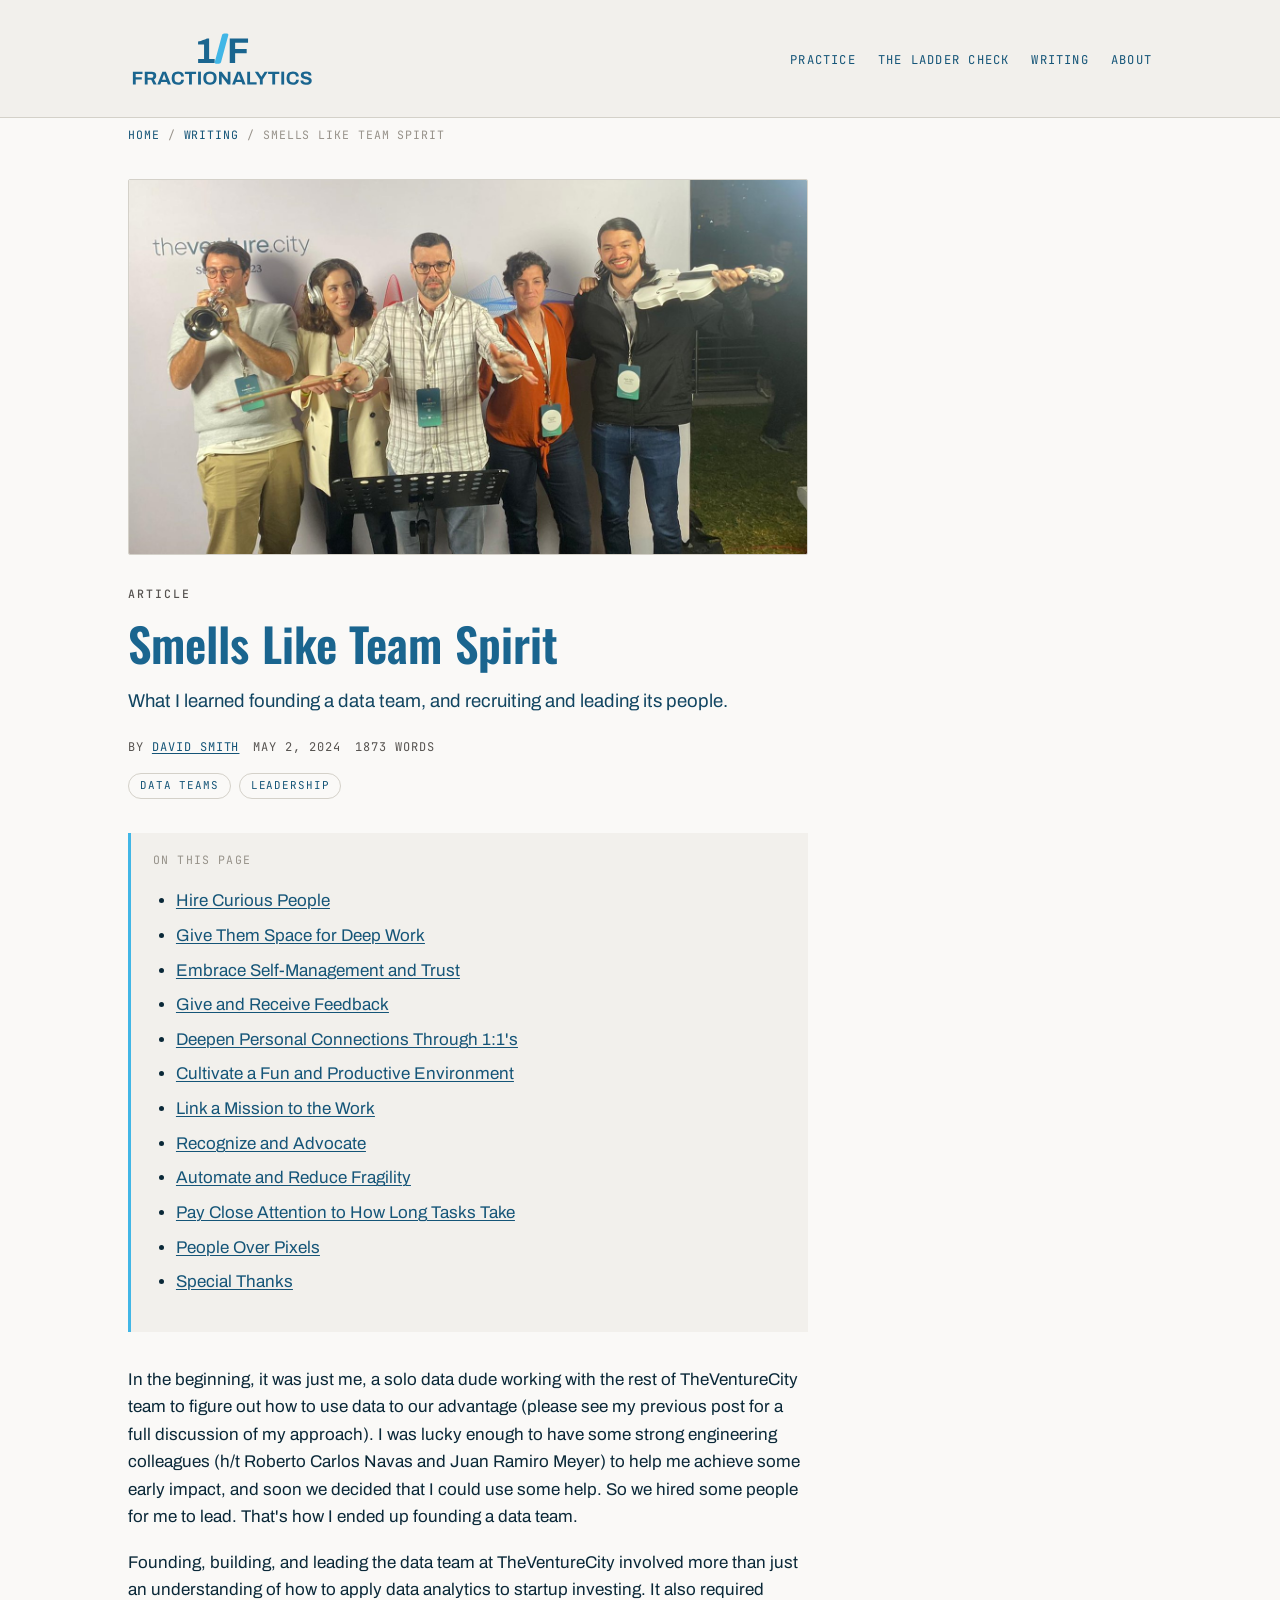
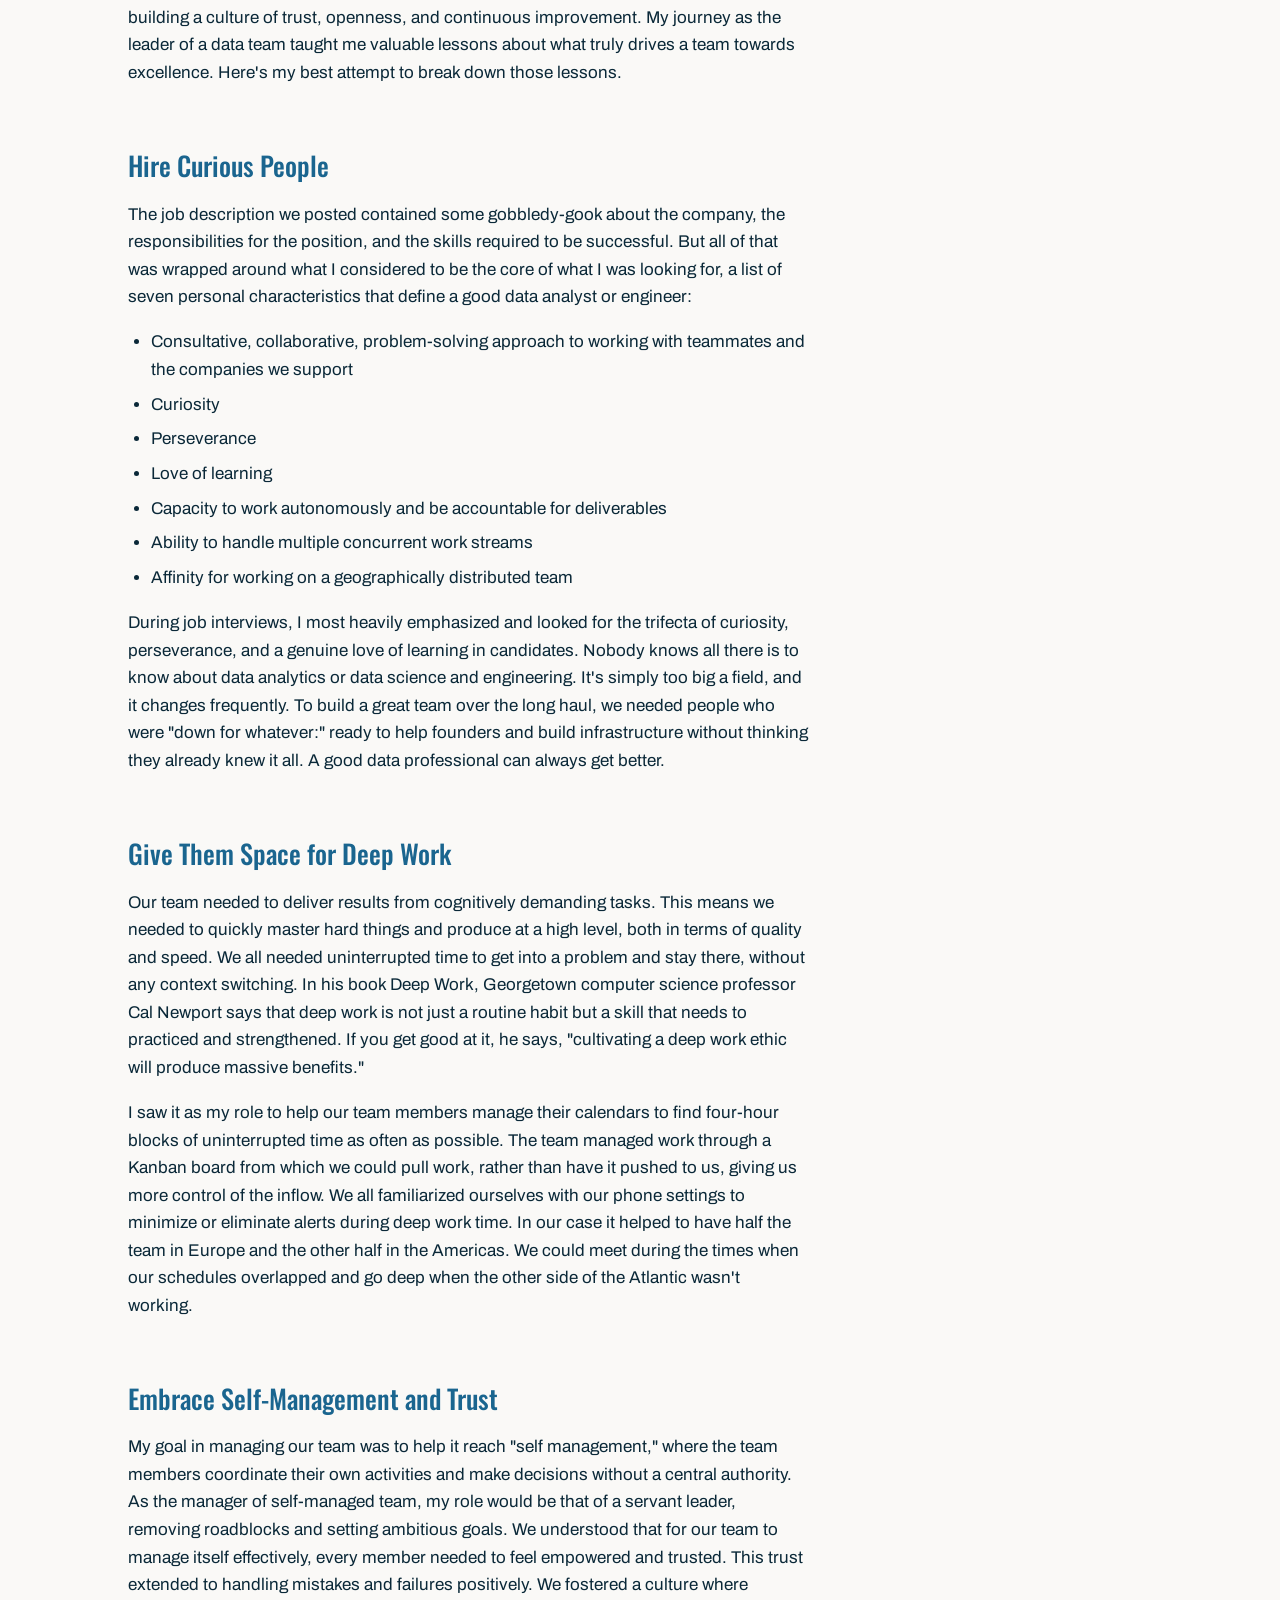
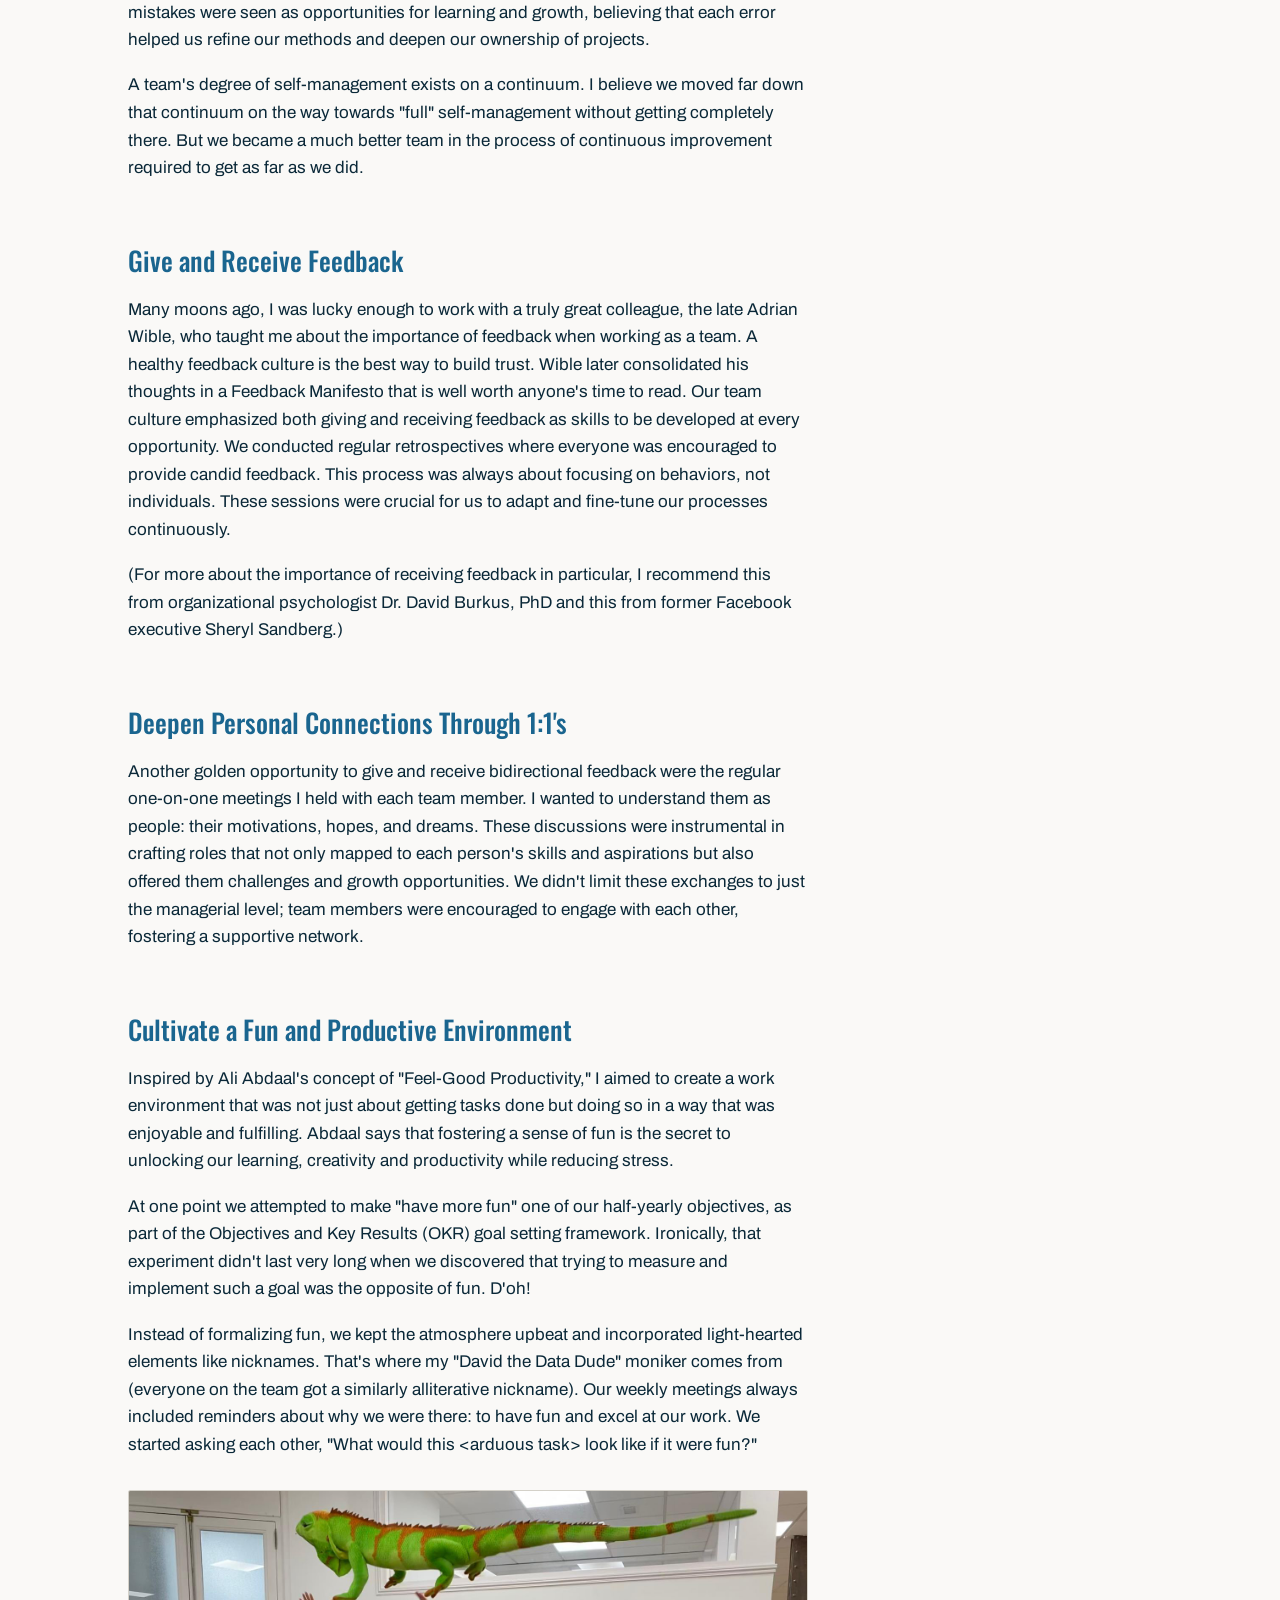
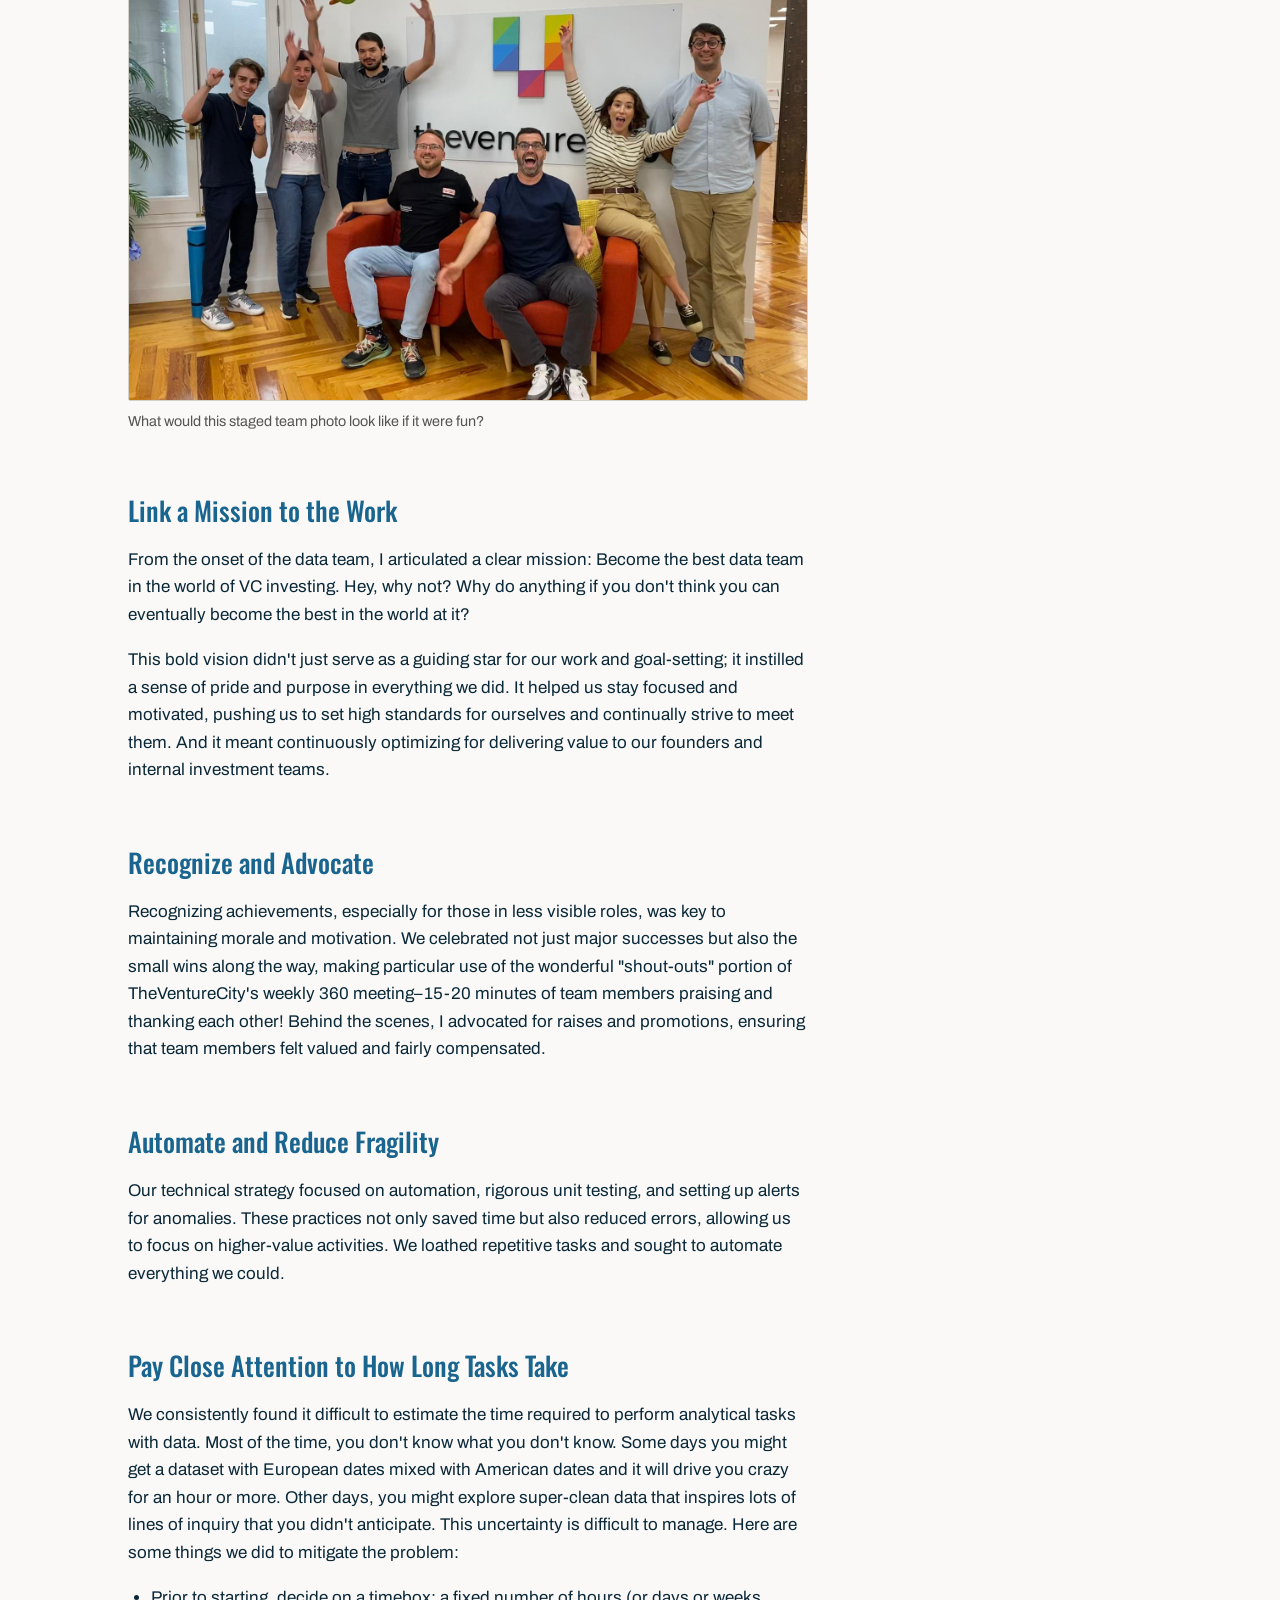
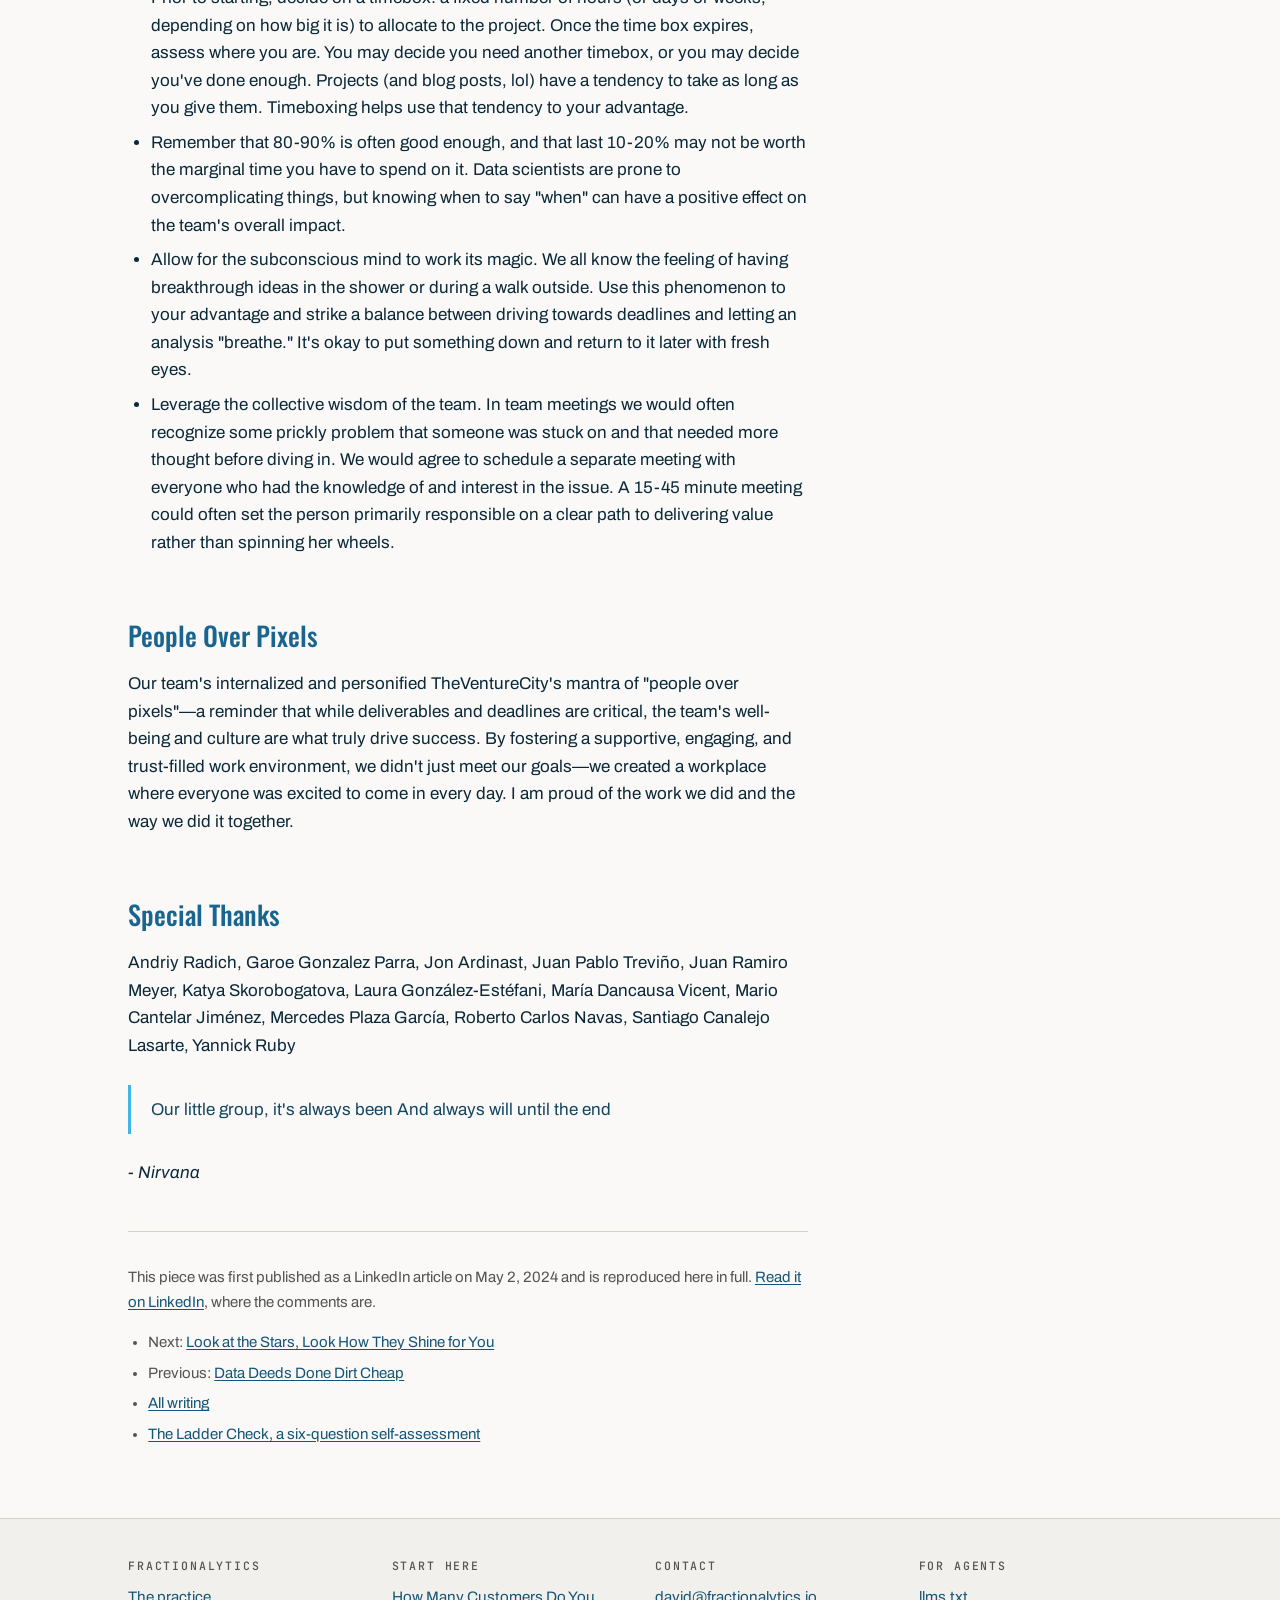
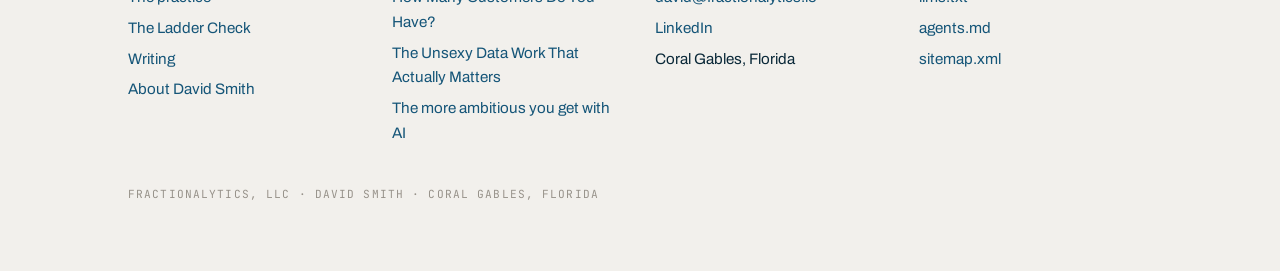
<file: writing/smells-like-team-spirit/index.html>
<!DOCTYPE html>
<html lang="en">
<head>
<meta charset="utf-8">
<meta name="viewport" content="width=device-width, initial-scale=1">
<title>Smells Like Team Spirit | David Smith</title>
<meta name="description" content="What I learned founding a data team, and recruiting and leading its people. By David Smith, fractional CDO, May 2024.">
<meta name="author" content="David Smith">
<meta name="robots" content="index, follow, max-snippet:-1, max-image-preview:large, max-video-preview:-1">
<link rel="canonical" href="https://fractionalytics.io/writing/smells-like-team-spirit/">
<meta property="og:type" content="article">
<meta property="og:site_name" content="Fractionalytics">
<meta property="og:locale" content="en_US">
<meta property="og:url" content="https://fractionalytics.io/writing/smells-like-team-spirit/">
<meta property="og:title" content="Smells Like Team Spirit | David Smith">
<meta property="og:description" content="What I learned founding a data team, and recruiting and leading its people. By David Smith, fractional CDO, May 2024.">
<meta property="og:image" content="https://fractionalytics.io/writing/img/cover-team-spirit.jpg">
<meta property="og:image:width" content="2400">
<meta property="og:image:height" content="1260">
<meta property="og:image:alt" content="Fractionalytics: AI strategy, the data beneath it, and the systems to run it">
<meta property="article:published_time" content="2024-05-02">
<meta property="article:author" content="David Smith">
<meta name="twitter:card" content="summary_large_image">
<meta name="twitter:title" content="Smells Like Team Spirit | David Smith">
<meta name="twitter:description" content="What I learned founding a data team, and recruiting and leading its people. By David Smith, fractional CDO, May 2024.">
<meta name="twitter:image" content="https://fractionalytics.io/writing/img/cover-team-spirit.jpg">
<link rel="icon" href="/favicon.svg" type="image/svg+xml">
<link rel="preconnect" href="https://fonts.googleapis.com">
<link rel="preconnect" href="https://fonts.gstatic.com" crossorigin>
<link rel="stylesheet" href="https://fonts.googleapis.com/css2?family=Oswald:wght@400;500;600&family=Archivo:wght@400;500;600&family=JetBrains+Mono:wght@400;500&display=swap">
<link rel="stylesheet" href="/styles.css?v=1cb3b368">
<link rel="sitemap" type="application/xml" href="/sitemap.xml">
<link rel="alternate" type="text/plain" href="/llms.txt" title="llms.txt">
<script type="application/ld+json">{"@context":"https://schema.org","@graph":[{"@type":"WebSite","@id":"https://fractionalytics.io/#website","url":"https://fractionalytics.io/","name":"Fractionalytics","description":"AI strategy, the data beneath it, and the systems to run it.","inLanguage":"en-US","publisher":{"@id":"https://fractionalytics.io/#organization"},"copyrightHolder":{"@id":"https://fractionalytics.io/#organization"}},{"@type":"ProfessionalService","@id":"https://fractionalytics.io/#organization","name":"Fractionalytics, LLC","alternateName":"Fractionalytics","url":"https://fractionalytics.io/","logo":{"@type":"ImageObject","url":"https://fractionalytics.io/logo-stack.svg","caption":"Fractionalytics"},"image":"https://fractionalytics.io/og-card-2026-07.png","email":"david@fractionalytics.io","slogan":"AI strategy, the data beneath it, and the systems to run it","description":"Fractional Chief Data Officer practice. Data strategy, foundations, remediation and customer analytics for companies moving on AI, whose ambitions have outrun the state of their data.","founder":{"@id":"https://fractionalytics.io/#david-smith"},"employee":{"@id":"https://fractionalytics.io/#david-smith"},"address":{"@type":"PostalAddress","addressLocality":"Coral Gables","addressRegion":"FL","addressCountry":"US"},"areaServed":[{"@type":"Country","name":"United States"},{"@type":"Place","name":"Latin America"},{"@type":"Place","name":"Europe"}],"knowsAbout":["AI readiness","Data strategy","Data foundations","Data remediation","Data quality","Entity resolution","Identity resolution","Fractional Chief Data Officer","Customer analytics","Customer lifetime value","Cohort analysis","Data diligence","Customer data platforms","Modern data stack","dbt","Snowflake","Databricks","BigQuery"],"sameAs":["https://www.linkedin.com/in/dksmith01/"]},{"@type":"Person","@id":"https://fractionalytics.io/#david-smith","name":"David Smith","givenName":"David","familyName":"Smith","jobTitle":"Fractional Chief Data Officer","description":"Fractional Chief Data Officer. Sets AI strategy with leadership teams, builds the data and systems underneath it, and ships the highest-leverage pieces.","url":"https://fractionalytics.io/about/","email":"david@fractionalytics.io","worksFor":{"@id":"https://fractionalytics.io/#organization"},"homeLocation":{"@type":"Place","name":"Coral Gables, Florida"},"alumniOf":[{"@type":"CollegeOrUniversity","name":"The Wharton School, University of Pennsylvania"},{"@type":"CollegeOrUniversity","name":"Rice University"}],"knowsLanguage":["en","es"],"knowsAbout":["AI readiness","Data strategy","Data foundations","Data remediation","Data quality","Entity resolution","Identity resolution","Fractional Chief Data Officer","Customer analytics","Customer lifetime value","Cohort analysis","Data diligence","Customer data platforms","Modern data stack","dbt","Snowflake","Databricks","BigQuery"],"sameAs":["https://www.linkedin.com/in/dksmith01/","https://www.youtube.com/watch?v=DdW_h7ugRhg"]},{"@type":"BlogPosting","@id":"https://fractionalytics.io/writing/smells-like-team-spirit/#article","headline":"Smells Like Team Spirit","alternativeHeadline":"What I learned founding a data team, and recruiting and leading its people.","description":"What I learned founding a data team, and recruiting and leading its people.","wordCount":1873,"datePublished":"2024-05-02","dateModified":"2024-05-02","inLanguage":"en-US","url":"https://fractionalytics.io/writing/smells-like-team-spirit/","mainEntityOfPage":{"@type":"WebPage","@id":"https://fractionalytics.io/writing/smells-like-team-spirit/"},"author":{"@id":"https://fractionalytics.io/#david-smith"},"creator":{"@id":"https://fractionalytics.io/#david-smith"},"publisher":{"@id":"https://fractionalytics.io/#organization"},"isPartOf":{"@id":"https://fractionalytics.io/writing/#blog"},"keywords":"data teams, leadership","image":"https://fractionalytics.io/og-card-2026-07.png","sameAs":["https://www.linkedin.com/pulse/smells-like-team-spirit-david-smith-gvljc/"],"articleSection":"data teams"},{"@type":"BreadcrumbList","@id":"https://fractionalytics.io/writing/smells-like-team-spirit/#breadcrumb","itemListElement":[{"@type":"ListItem","position":1,"name":"Home","item":"https://fractionalytics.io/"},{"@type":"ListItem","position":2,"name":"Writing","item":"https://fractionalytics.io/writing/"},{"@type":"ListItem","position":3,"name":"Smells Like Team Spirit","item":"https://fractionalytics.io/writing/smells-like-team-spirit/"}]}]}</script>
</head>
<body>
<a class="skip-link" href="#main">Skip to content</a>
<header class="masthead">
<div class="masthead-inner">
<a href="/" aria-label="Fractionalytics home"><img class="logo" src="/logo-stack.svg" alt="Fractionalytics" width="327" height="102"></a>
<nav class="sitenav" aria-label="Primary"><ul><li><a href="/">Practice</a></li><li><a href="/diagnostic/">The Ladder Check</a></li><li><a href="/writing/">Writing</a></li><li><a href="/about/">About</a></li></ul></nav>
</div>
</header>
<main id="main" class="wrap">
<nav class="crumbs" aria-label="Breadcrumb"><ol><li><a href="/">Home</a><span aria-hidden="true"> /</span></li><li><a href="/writing/">Writing</a><span aria-hidden="true"> /</span></li><li><span aria-current="page">Smells Like Team Spirit</span></li></ol></nav>
<article class="prose">
<figure class="cover">
<img src="/writing/img/cover-team-spirit.jpg" alt="The TheVentureCity data team miming a rock band: trumpet, violin, conductor and headphones, in front of the company backdrop." width="1439" height="794" fetchpriority="high" decoding="async">
</figure>
<header>
<p class="eyebrow">Article</p>
<h1>Smells Like Team Spirit</h1>
<p class="lede">What I learned founding a data team, and recruiting and leading its people.</p>
<p class="article-meta">
<span>By <a href="/about/" rel="author">David Smith</a></span>
<span><time datetime="2024-05-02">May 2, 2024</time></span>
<span>1873 words</span>
</p>
<ul class="tags"><li>data teams</li><li>leadership</li></ul>
</header>
<nav class="callout" aria-label="On this page"><p class="stamp">On this page</p><ul><li><a href="#hire-curious-people">Hire Curious People</a></li><li><a href="#give-them-space-for-deep-work">Give Them Space for Deep Work</a></li><li><a href="#embrace-self-management-and-trust">Embrace Self-Management and Trust</a></li><li><a href="#give-and-receive-feedback">Give and Receive Feedback</a></li><li><a href="#deepen-personal-connections-through-1-1-s">Deepen Personal Connections Through 1:1's</a></li><li><a href="#cultivate-a-fun-and-productive-environment">Cultivate a Fun and Productive Environment</a></li><li><a href="#link-a-mission-to-the-work">Link a Mission to the Work</a></li><li><a href="#recognize-and-advocate">Recognize and Advocate</a></li><li><a href="#automate-and-reduce-fragility">Automate and Reduce Fragility</a></li><li><a href="#pay-close-attention-to-how-long-tasks-take">Pay Close Attention to How Long Tasks Take</a></li><li><a href="#people-over-pixels">People Over Pixels</a></li><li><a href="#special-thanks">Special Thanks</a></li></ul></nav>
<div class="article-body">
<p>In the beginning, it was just me, a solo data dude working with the rest of TheVentureCity team to figure out how to use data to our advantage (please see my previous post for a full discussion of my approach). I was lucky enough to have some strong engineering colleagues (h/t Roberto Carlos Navas and Juan Ramiro Meyer) to help me achieve some early impact, and soon we decided that I could use some help. So we hired some people for me to lead. That's how I ended up founding a data team.</p>
<p>Founding, building, and leading the data team at TheVentureCity involved more than just an understanding of how to apply data analytics to startup investing. It also required building a culture of trust, openness, and continuous improvement. My journey as the leader of a data team taught me valuable lessons about what truly drives a team towards excellence. Here's my best attempt to break down those lessons.</p>
<h2 id="hire-curious-people">Hire Curious People</h2>
<p>The job description we posted contained some gobbledy-gook about the company, the responsibilities for the position, and the skills required to be successful. But all of that was wrapped around what I considered to be the core of what I was looking for, a list of seven personal characteristics that define a good data analyst or engineer:</p>
<ul>
<li>Consultative, collaborative, problem-solving approach to working with teammates and the companies we support</li>
<li>Curiosity</li>
<li>Perseverance</li>
<li>Love of learning</li>
<li>Capacity to work autonomously and be accountable for deliverables</li>
<li>Ability to handle multiple concurrent work streams</li>
<li>Affinity for working on a geographically distributed team</li>
</ul>
<p>During job interviews, I most heavily emphasized and looked for the trifecta of curiosity, perseverance, and a genuine love of learning in candidates. Nobody knows all there is to know about data analytics or data science and engineering. It's simply too big a field, and it changes frequently. To build a great team over the long haul, we needed people who were "down for whatever:" ready to help founders and build infrastructure without thinking they already knew it all. A good data professional can always get better.</p>
<h2 id="give-them-space-for-deep-work">Give Them Space for Deep Work</h2>
<p>Our team needed to deliver results from cognitively demanding tasks. This means we needed to quickly master hard things and produce at a high level, both in terms of quality and speed. We all needed uninterrupted time to get into a problem and stay there, without any context switching. In his book Deep Work, Georgetown computer science professor Cal Newport says that deep work is not just a routine habit but a skill that needs to practiced and strengthened. If you get good at it, he says, "cultivating a deep work ethic will produce massive benefits."</p>
<p>I saw it as my role to help our team members manage their calendars to find four-hour blocks of uninterrupted time as often as possible. The team managed work through a Kanban board from which we could pull work, rather than have it pushed to us, giving us more control of the inflow. We all familiarized ourselves with our phone settings to minimize or eliminate alerts during deep work time. In our case it helped to have half the team in Europe and the other half in the Americas. We could meet during the times when our schedules overlapped and go deep when the other side of the Atlantic wasn't working.</p>
<h2 id="embrace-self-management-and-trust">Embrace Self-Management and Trust</h2>
<p>My goal in managing our team was to help it reach "self management," where the team members coordinate their own activities and make decisions without a central authority. As the manager of self-managed team, my role would be that of a servant leader, removing roadblocks and setting ambitious goals. We understood that for our team to manage itself effectively, every member needed to feel empowered and trusted. This trust extended to handling mistakes and failures positively. We fostered a culture where mistakes were seen as opportunities for learning and growth, believing that each error helped us refine our methods and deepen our ownership of projects.</p>
<p>A team's degree of self-management exists on a continuum. I believe we moved far down that continuum on the way towards "full" self-management without getting completely there. But we became a much better team in the process of continuous improvement required to get as far as we did.</p>
<h2 id="give-and-receive-feedback">Give and Receive Feedback</h2>
<p>Many moons ago, I was lucky enough to work with a truly great colleague, the late Adrian Wible, who taught me about the importance of feedback when working as a team. A healthy feedback culture is the best way to build trust. Wible later consolidated his thoughts in a Feedback Manifesto that is well worth anyone's time to read. Our team culture emphasized both giving and receiving feedback as skills to be developed at every opportunity. We conducted regular retrospectives where everyone was encouraged to provide candid feedback. This process was always about focusing on behaviors, not individuals. These sessions were crucial for us to adapt and fine-tune our processes continuously.</p>
<p>(For more about the importance of receiving feedback in particular, I recommend this from organizational psychologist Dr. David Burkus, PhD and this from former Facebook executive Sheryl Sandberg.)</p>
<h2 id="deepen-personal-connections-through-1-1-s">Deepen Personal Connections Through 1:1's</h2>
<p>Another golden opportunity to give and receive bidirectional feedback were the regular one-on-one meetings I held with each team member. I wanted to understand them as people: their motivations, hopes, and dreams. These discussions were instrumental in crafting roles that not only mapped to each person's skills and aspirations but also offered them challenges and growth opportunities. We didn't limit these exchanges to just the managerial level; team members were encouraged to engage with each other, fostering a supportive network.</p>
<h2 id="cultivate-a-fun-and-productive-environment">Cultivate a Fun and Productive Environment</h2>
<p>Inspired by Ali Abdaal's concept of "Feel-Good Productivity," I aimed to create a work environment that was not just about getting tasks done but doing so in a way that was enjoyable and fulfilling. Abdaal says that fostering a sense of fun is the secret to unlocking our learning, creativity and productivity while reducing stress.</p>
<p>At one point we attempted to make "have more fun" one of our half-yearly objectives, as part of the Objectives and Key Results (OKR) goal setting framework. Ironically, that experiment didn't last very long when we discovered that trying to measure and implement such a goal was the opposite of fun. D'oh!</p>
<p>Instead of formalizing fun, we kept the atmosphere upbeat and incorporated light-hearted elements like nicknames. That's where my "David the Data Dude" moniker comes from (everyone on the team got a similarly alliterative nickname). Our weekly meetings always included reminders about why we were there: to have fun and excel at our work. We started asking each other, "What would this &lt;arduous task&gt; look like if it were fun?"</p>
<figure class="figure-img">
<img src="/writing/img/team-spirit-iguana.jpg" alt="What would this staged team photo look like if it were fun?" loading="lazy" decoding="async">
<figcaption>What would this staged team photo look like if it were fun?</figcaption>
</figure>
<h2 id="link-a-mission-to-the-work">Link a Mission to the Work</h2>
<p>From the onset of the data team, I articulated a clear mission: Become the best data team in the world of VC investing. Hey, why not? Why do anything if you don't think you can eventually become the best in the world at it?</p>
<p>This bold vision didn't just serve as a guiding star for our work and goal-setting; it instilled a sense of pride and purpose in everything we did. It helped us stay focused and motivated, pushing us to set high standards for ourselves and continually strive to meet them. And it meant continuously optimizing for delivering value to our founders and internal investment teams.</p>
<h2 id="recognize-and-advocate">Recognize and Advocate</h2>
<p>Recognizing achievements, especially for those in less visible roles, was key to maintaining morale and motivation. We celebrated not just major successes but also the small wins along the way, making particular use of the wonderful "shout-outs" portion of TheVentureCity's weekly 360 meeting–15-20 minutes of team members praising and thanking each other! Behind the scenes, I advocated for raises and promotions, ensuring that team members felt valued and fairly compensated.</p>
<h2 id="automate-and-reduce-fragility">Automate and Reduce Fragility</h2>
<p>Our technical strategy focused on automation, rigorous unit testing, and setting up alerts for anomalies. These practices not only saved time but also reduced errors, allowing us to focus on higher-value activities. We loathed repetitive tasks and sought to automate everything we could.</p>
<h2 id="pay-close-attention-to-how-long-tasks-take">Pay Close Attention to How Long Tasks Take</h2>
<p>We consistently found it difficult to estimate the time required to perform analytical tasks with data. Most of the time, you don't know what you don't know. Some days you might get a dataset with European dates mixed with American dates and it will drive you crazy for an hour or more. Other days, you might explore super-clean data that inspires lots of lines of inquiry that you didn't anticipate. This uncertainty is difficult to manage. Here are some things we did to mitigate the problem:</p>
<ul>
<li>Prior to starting, decide on a timebox: a fixed number of hours (or days or weeks, depending on how big it is) to allocate to the project. Once the time box expires, assess where you are. You may decide you need another timebox, or you may decide you've done enough. Projects (and blog posts, lol) have a tendency to take as long as you give them. Timeboxing helps use that tendency to your advantage.</li>
<li>Remember that 80-90% is often good enough, and that last 10-20% may not be worth the marginal time you have to spend on it. Data scientists are prone to overcomplicating things, but knowing when to say "when" can have a positive effect on the team's overall impact.</li>
<li>Allow for the subconscious mind to work its magic. We all know the feeling of having breakthrough ideas in the shower or during a walk outside. Use this phenomenon to your advantage and strike a balance between driving towards deadlines and letting an analysis "breathe." It's okay to put something down and return to it later with fresh eyes.</li>
<li>Leverage the collective wisdom of the team. In team meetings we would often recognize some prickly problem that someone was stuck on and that needed more thought before diving in. We would agree to schedule a separate meeting with everyone who had the knowledge of and interest in the issue. A 15-45 minute meeting could often set the person primarily responsible on a clear path to delivering value rather than spinning her wheels.</li>
</ul>
<h2 id="people-over-pixels">People Over Pixels</h2>
<p>Our team's internalized and personified TheVentureCity's mantra of "people over pixels"—a reminder that while deliverables and deadlines are critical, the team's well-being and culture are what truly drive success. By fostering a supportive, engaging, and trust-filled work environment, we didn't just meet our goals—we created a workplace where everyone was excited to come in every day. I am proud of the work we did and the way we did it together.</p>
<h2 id="special-thanks">Special Thanks</h2>
<p>Andriy Radich, Garoe Gonzalez Parra, Jon Ardinast, Juan Pablo Treviño, Juan Ramiro Meyer, Katya Skorobogatova, Laura González-Estéfani, María Dancausa Vicent, Mario Cantelar Jiménez, Mercedes Plaza García, Roberto Carlos Navas, Santiago Canalejo Lasarte, Yannick Ruby</p>
<blockquote><p>Our little group, it's always been And always will until the end</p></blockquote>
<p><em>- Nirvana</em></p>
</div>
<footer class="origin-note">
<p>This piece was first published as a LinkedIn article on May 2, 2024 and is reproduced here in full. <a href="https://www.linkedin.com/pulse/smells-like-team-spirit-david-smith-gvljc/" rel="noopener">Read it on LinkedIn</a>, where the comments are.</p>
<ul><li>Next: <a href="/writing/look-at-the-stars/">Look at the Stars, Look How They Shine for You</a></li><li>Previous: <a href="/writing/data-deeds-done-dirt-cheap/">Data Deeds Done Dirt Cheap</a></li><li><a href="/writing/">All writing</a></li><li><a href="/diagnostic/">The Ladder Check, a six-question self-assessment</a></li></ul>
</footer>
</article>
</main>
<footer class="sitefooter">
<div class="wrap">
<div class="footer-grid">
<section>
<h2>Fractionalytics</h2>
<ul>
<li><a href="/">The practice</a></li>
<li><a href="/diagnostic/">The Ladder Check</a></li>
<li><a href="/writing/">Writing</a></li>
<li><a href="/about/">About David Smith</a></li>
</ul>
</section>
<section>
<h2>Start here</h2>
<ul>
<li><a href="/writing/how-many-customers-do-you-have/">How Many Customers Do You Have?</a></li>
<li><a href="/writing/the-unsexy-data-work-that-actually-matters/">The Unsexy Data Work That Actually Matters</a></li>
<li><a href="/writing/the-more-ambitious-you-get-with-ai/">The more ambitious you get with AI</a></li>
</ul>
</section>
<section>
<h2>Contact</h2>
<ul>
<li><a href="mailto:david@fractionalytics.io">david@fractionalytics.io</a></li>
<li><a href="https://www.linkedin.com/in/dksmith01/" rel="noopener">LinkedIn</a></li>
<li>Coral Gables, Florida</li>
</ul>
</section>
<section>
<h2>For agents</h2>
<ul>
<li><a href="/llms.txt">llms.txt</a></li>
<li><a href="/agents.md">agents.md</a></li>
<li><a href="/sitemap.xml">sitemap.xml</a></li>
</ul>
</section>
</div>
<p class="colophon">Fractionalytics, LLC &middot; David Smith &middot; Coral Gables, Florida</p>
</div>
</footer>

</body>
</html>
</file>
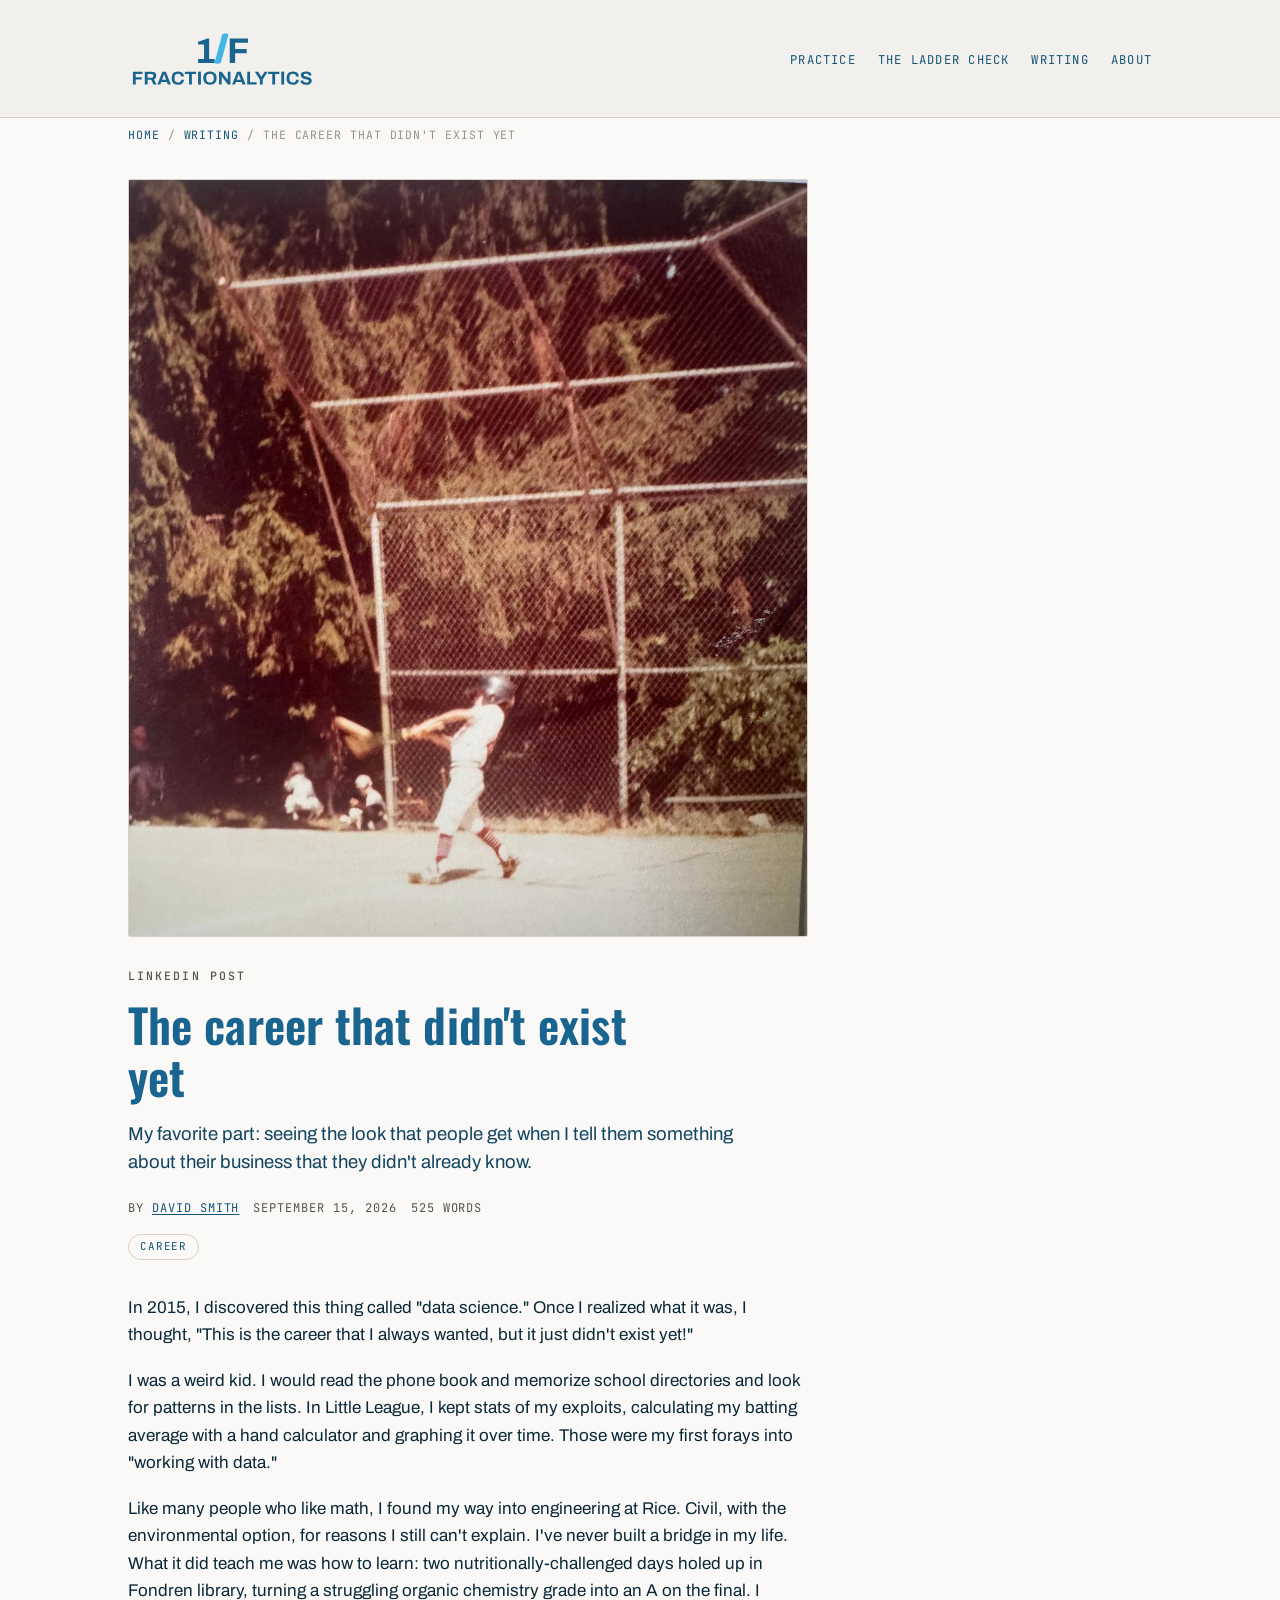
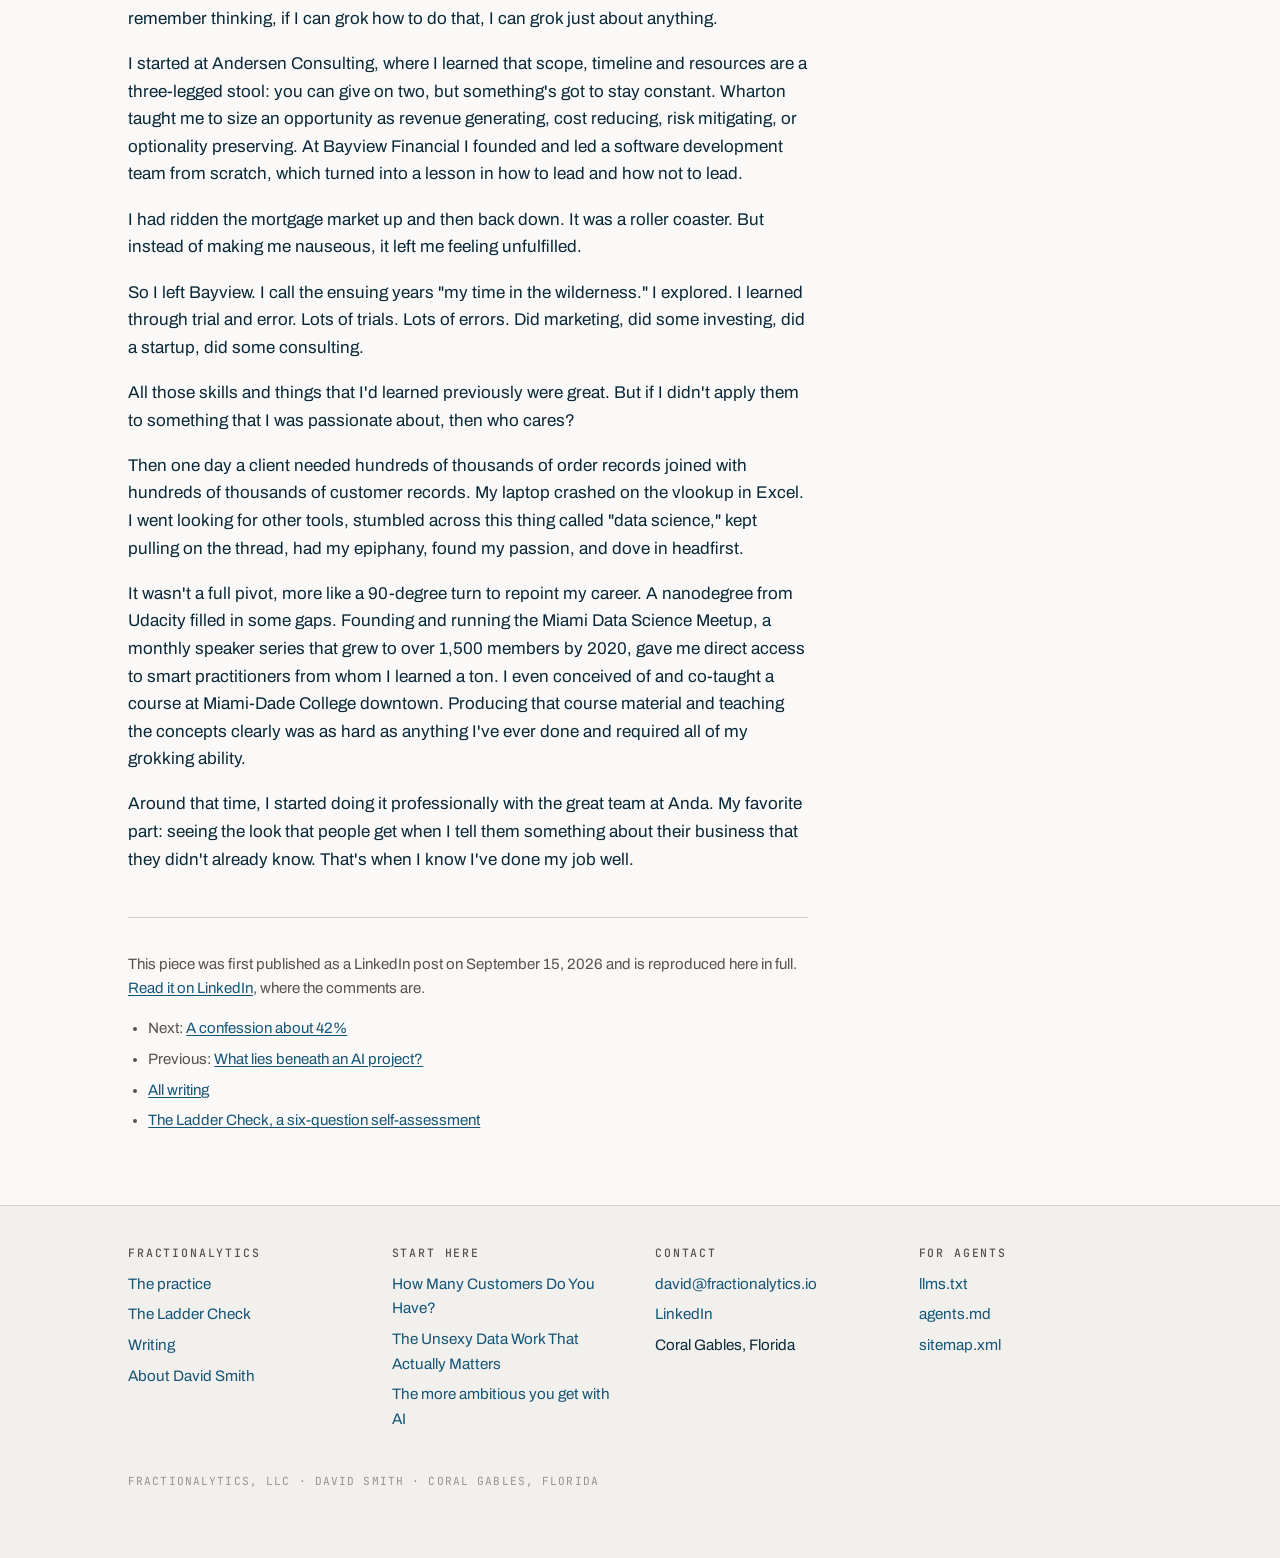
<file: writing/the-career-that-didnt-exist-yet/index.html>
<!DOCTYPE html>
<html lang="en">
<head>
<meta charset="utf-8">
<meta name="viewport" content="width=device-width, initial-scale=1">
<title>The career that didn't exist yet | David Smith</title>
<meta name="description" content="My favorite part: seeing the look that people get when I tell them something about their business that they didn't already know.">
<meta name="author" content="David Smith">
<meta name="robots" content="index, follow, max-snippet:-1, max-image-preview:large, max-video-preview:-1">
<link rel="canonical" href="https://fractionalytics.io/writing/the-career-that-didnt-exist-yet/">
<meta property="og:type" content="article">
<meta property="og:site_name" content="Fractionalytics">
<meta property="og:locale" content="en_US">
<meta property="og:url" content="https://fractionalytics.io/writing/the-career-that-didnt-exist-yet/">
<meta property="og:title" content="The career that didn't exist yet | David Smith">
<meta property="og:description" content="My favorite part: seeing the look that people get when I tell them something about their business that they didn't already know.">
<meta property="og:image" content="https://fractionalytics.io/writing/img/cover-little-league.jpg">
<meta property="og:image:width" content="2400">
<meta property="og:image:height" content="1260">
<meta property="og:image:alt" content="Fractionalytics: AI strategy, the data beneath it, and the systems to run it">
<meta property="article:published_time" content="2026-09-15">
<meta property="article:author" content="David Smith">
<meta name="twitter:card" content="summary_large_image">
<meta name="twitter:title" content="The career that didn't exist yet | David Smith">
<meta name="twitter:description" content="My favorite part: seeing the look that people get when I tell them something about their business that they didn't already know.">
<meta name="twitter:image" content="https://fractionalytics.io/writing/img/cover-little-league.jpg">
<link rel="icon" href="/favicon.svg" type="image/svg+xml">
<link rel="preconnect" href="https://fonts.googleapis.com">
<link rel="preconnect" href="https://fonts.gstatic.com" crossorigin>
<link rel="stylesheet" href="https://fonts.googleapis.com/css2?family=Oswald:wght@400;500;600&family=Archivo:wght@400;500;600&family=JetBrains+Mono:wght@400;500&display=swap">
<link rel="stylesheet" href="/styles.css?v=1cb3b368">
<link rel="sitemap" type="application/xml" href="/sitemap.xml">
<link rel="alternate" type="text/plain" href="/llms.txt" title="llms.txt">
<script type="application/ld+json">{"@context":"https://schema.org","@graph":[{"@type":"WebSite","@id":"https://fractionalytics.io/#website","url":"https://fractionalytics.io/","name":"Fractionalytics","description":"AI strategy, the data beneath it, and the systems to run it.","inLanguage":"en-US","publisher":{"@id":"https://fractionalytics.io/#organization"},"copyrightHolder":{"@id":"https://fractionalytics.io/#organization"}},{"@type":"ProfessionalService","@id":"https://fractionalytics.io/#organization","name":"Fractionalytics, LLC","alternateName":"Fractionalytics","url":"https://fractionalytics.io/","logo":{"@type":"ImageObject","url":"https://fractionalytics.io/logo-stack.svg","caption":"Fractionalytics"},"image":"https://fractionalytics.io/og-card-2026-07.png","email":"david@fractionalytics.io","slogan":"AI strategy, the data beneath it, and the systems to run it","description":"Fractional Chief Data Officer practice. Data strategy, foundations, remediation and customer analytics for companies moving on AI, whose ambitions have outrun the state of their data.","founder":{"@id":"https://fractionalytics.io/#david-smith"},"employee":{"@id":"https://fractionalytics.io/#david-smith"},"address":{"@type":"PostalAddress","addressLocality":"Coral Gables","addressRegion":"FL","addressCountry":"US"},"areaServed":[{"@type":"Country","name":"United States"},{"@type":"Place","name":"Latin America"},{"@type":"Place","name":"Europe"}],"knowsAbout":["AI readiness","Data strategy","Data foundations","Data remediation","Data quality","Entity resolution","Identity resolution","Fractional Chief Data Officer","Customer analytics","Customer lifetime value","Cohort analysis","Data diligence","Customer data platforms","Modern data stack","dbt","Snowflake","Databricks","BigQuery"],"sameAs":["https://www.linkedin.com/in/dksmith01/"]},{"@type":"Person","@id":"https://fractionalytics.io/#david-smith","name":"David Smith","givenName":"David","familyName":"Smith","jobTitle":"Fractional Chief Data Officer","description":"Fractional Chief Data Officer. Sets AI strategy with leadership teams, builds the data and systems underneath it, and ships the highest-leverage pieces.","url":"https://fractionalytics.io/about/","email":"david@fractionalytics.io","worksFor":{"@id":"https://fractionalytics.io/#organization"},"homeLocation":{"@type":"Place","name":"Coral Gables, Florida"},"alumniOf":[{"@type":"CollegeOrUniversity","name":"The Wharton School, University of Pennsylvania"},{"@type":"CollegeOrUniversity","name":"Rice University"}],"knowsLanguage":["en","es"],"knowsAbout":["AI readiness","Data strategy","Data foundations","Data remediation","Data quality","Entity resolution","Identity resolution","Fractional Chief Data Officer","Customer analytics","Customer lifetime value","Cohort analysis","Data diligence","Customer data platforms","Modern data stack","dbt","Snowflake","Databricks","BigQuery"],"sameAs":["https://www.linkedin.com/in/dksmith01/","https://www.youtube.com/watch?v=DdW_h7ugRhg"]},{"@type":"BlogPosting","@id":"https://fractionalytics.io/writing/the-career-that-didnt-exist-yet/#article","headline":"The career that didn't exist yet","alternativeHeadline":"My favorite part: seeing the look that people get when I tell them something about their business that they didn't already know.","description":"My favorite part: seeing the look that people get when I tell them something about their business that they didn't already know.","wordCount":525,"datePublished":"2026-09-15","dateModified":"2026-09-15","inLanguage":"en-US","url":"https://fractionalytics.io/writing/the-career-that-didnt-exist-yet/","mainEntityOfPage":{"@type":"WebPage","@id":"https://fractionalytics.io/writing/the-career-that-didnt-exist-yet/"},"author":{"@id":"https://fractionalytics.io/#david-smith"},"creator":{"@id":"https://fractionalytics.io/#david-smith"},"publisher":{"@id":"https://fractionalytics.io/#organization"},"isPartOf":{"@id":"https://fractionalytics.io/writing/#blog"},"keywords":"career","image":"https://fractionalytics.io/og-card-2026-07.png","sameAs":["https://www.linkedin.com/posts/dksmith01_in-2015-i-discovered-this-thing-called-share-7505681714342445056-zezG/"],"articleSection":"career"},{"@type":"BreadcrumbList","@id":"https://fractionalytics.io/writing/the-career-that-didnt-exist-yet/#breadcrumb","itemListElement":[{"@type":"ListItem","position":1,"name":"Home","item":"https://fractionalytics.io/"},{"@type":"ListItem","position":2,"name":"Writing","item":"https://fractionalytics.io/writing/"},{"@type":"ListItem","position":3,"name":"The career that didn't exist yet","item":"https://fractionalytics.io/writing/the-career-that-didnt-exist-yet/"}]}]}</script>
</head>
<body>
<a class="skip-link" href="#main">Skip to content</a>
<header class="masthead">
<div class="masthead-inner">
<a href="/" aria-label="Fractionalytics home"><img class="logo" src="/logo-stack.svg" alt="Fractionalytics" width="327" height="102"></a>
<nav class="sitenav" aria-label="Primary"><ul><li><a href="/">Practice</a></li><li><a href="/diagnostic/">The Ladder Check</a></li><li><a href="/writing/">Writing</a></li><li><a href="/about/">About</a></li></ul></nav>
</div>
</header>
<main id="main" class="wrap">
<nav class="crumbs" aria-label="Breadcrumb"><ol><li><a href="/">Home</a><span aria-hidden="true"> /</span></li><li><a href="/writing/">Writing</a><span aria-hidden="true"> /</span></li><li><span aria-current="page">The career that didn't exist yet</span></li></ol></nav>
<article class="prose">
<figure class="cover">
<img src="/writing/img/cover-little-league.jpg" alt="A faded childhood snapshot of David Smith in a Little League uniform, mid-swing at the plate, with a chain-link backstop and tall trees behind him." width="1200" height="1337" fetchpriority="high" decoding="async">
</figure>
<header>
<p class="eyebrow">LinkedIn post</p>
<h1>The career that didn't exist yet</h1>
<p class="lede">My favorite part: seeing the look that people get when I tell them something about their business that they didn't already know.</p>
<p class="article-meta">
<span>By <a href="/about/" rel="author">David Smith</a></span>
<span><time datetime="2026-09-15">September 15, 2026</time></span>
<span>525 words</span>
</p>
<ul class="tags"><li>career</li></ul>
</header>

<div class="article-body">
<p>In 2015, I discovered this thing called "data science." Once I realized what it was, I thought, "This is the career that I always wanted, but it just didn't exist yet!"</p>
<p>I was a weird kid. I would read the phone book and memorize school directories and look for patterns in the lists. In Little League, I kept stats of my exploits, calculating my batting average with a hand calculator and graphing it over time. Those were my first forays into "working with data."</p>
<p>Like many people who like math, I found my way into engineering at Rice. Civil, with the environmental option, for reasons I still can't explain. I've never built a bridge in my life. What it did teach me was how to learn: two nutritionally-challenged days holed up in Fondren library, turning a struggling organic chemistry grade into an A on the final. I remember thinking, if I can grok how to do that, I can grok just about anything.</p>
<p>I started at Andersen Consulting, where I learned that scope, timeline and resources are a three-legged stool: you can give on two, but something's got to stay constant. Wharton taught me to size an opportunity as revenue generating, cost reducing, risk mitigating, or optionality preserving. At Bayview Financial I founded and led a software development team from scratch, which turned into a lesson in how to lead and how not to lead.</p>
<p>I had ridden the mortgage market up and then back down. It was a roller coaster. But instead of making me nauseous, it left me feeling unfulfilled.</p>
<p>So I left Bayview. I call the ensuing years "my time in the wilderness." I explored. I learned through trial and error. Lots of trials. Lots of errors. Did marketing, did some investing, did a startup, did some consulting.</p>
<p>All those skills and things that I'd learned previously were great. But if I didn't apply them to something that I was passionate about, then who cares?</p>
<p>Then one day a client needed hundreds of thousands of order records joined with hundreds of thousands of customer records. My laptop crashed on the vlookup in Excel. I went looking for other tools, stumbled across this thing called "data science," kept pulling on the thread, had my epiphany, found my passion, and dove in headfirst.</p>
<p>It wasn't a full pivot, more like a 90-degree turn to repoint my career. A nanodegree from Udacity filled in some gaps. Founding and running the Miami Data Science Meetup, a monthly speaker series that grew to over 1,500 members by 2020, gave me direct access to smart practitioners from whom I learned a ton. I even conceived of and co-taught a course at Miami-Dade College downtown. Producing that course material and teaching the concepts clearly was as hard as anything I've ever done and required all of my grokking ability.</p>
<p>Around that time, I started doing it professionally with the great team at Anda. My favorite part: seeing the look that people get when I tell them something about their business that they didn't already know. That's when I know I've done my job well.</p>
</div>
<footer class="origin-note">
<p>This piece was first published as a LinkedIn post on September 15, 2026 and is reproduced here in full. <a href="https://www.linkedin.com/posts/dksmith01_in-2015-i-discovered-this-thing-called-share-7505681714342445056-zezG/" rel="noopener">Read it on LinkedIn</a>, where the comments are.</p>
<ul><li>Next: <a href="/writing/a-confession-about-42-percent/">A confession about 42%</a></li><li>Previous: <a href="/writing/what-lies-beneath-an-ai-project/">What lies beneath an AI project?</a></li><li><a href="/writing/">All writing</a></li><li><a href="/diagnostic/">The Ladder Check, a six-question self-assessment</a></li></ul>
</footer>
</article>
</main>
<footer class="sitefooter">
<div class="wrap">
<div class="footer-grid">
<section>
<h2>Fractionalytics</h2>
<ul>
<li><a href="/">The practice</a></li>
<li><a href="/diagnostic/">The Ladder Check</a></li>
<li><a href="/writing/">Writing</a></li>
<li><a href="/about/">About David Smith</a></li>
</ul>
</section>
<section>
<h2>Start here</h2>
<ul>
<li><a href="/writing/how-many-customers-do-you-have/">How Many Customers Do You Have?</a></li>
<li><a href="/writing/the-unsexy-data-work-that-actually-matters/">The Unsexy Data Work That Actually Matters</a></li>
<li><a href="/writing/the-more-ambitious-you-get-with-ai/">The more ambitious you get with AI</a></li>
</ul>
</section>
<section>
<h2>Contact</h2>
<ul>
<li><a href="mailto:david@fractionalytics.io">david@fractionalytics.io</a></li>
<li><a href="https://www.linkedin.com/in/dksmith01/" rel="noopener">LinkedIn</a></li>
<li>Coral Gables, Florida</li>
</ul>
</section>
<section>
<h2>For agents</h2>
<ul>
<li><a href="/llms.txt">llms.txt</a></li>
<li><a href="/agents.md">agents.md</a></li>
<li><a href="/sitemap.xml">sitemap.xml</a></li>
</ul>
</section>
</div>
<p class="colophon">Fractionalytics, LLC &middot; David Smith &middot; Coral Gables, Florida</p>
</div>
</footer>

</body>
</html>
</file>
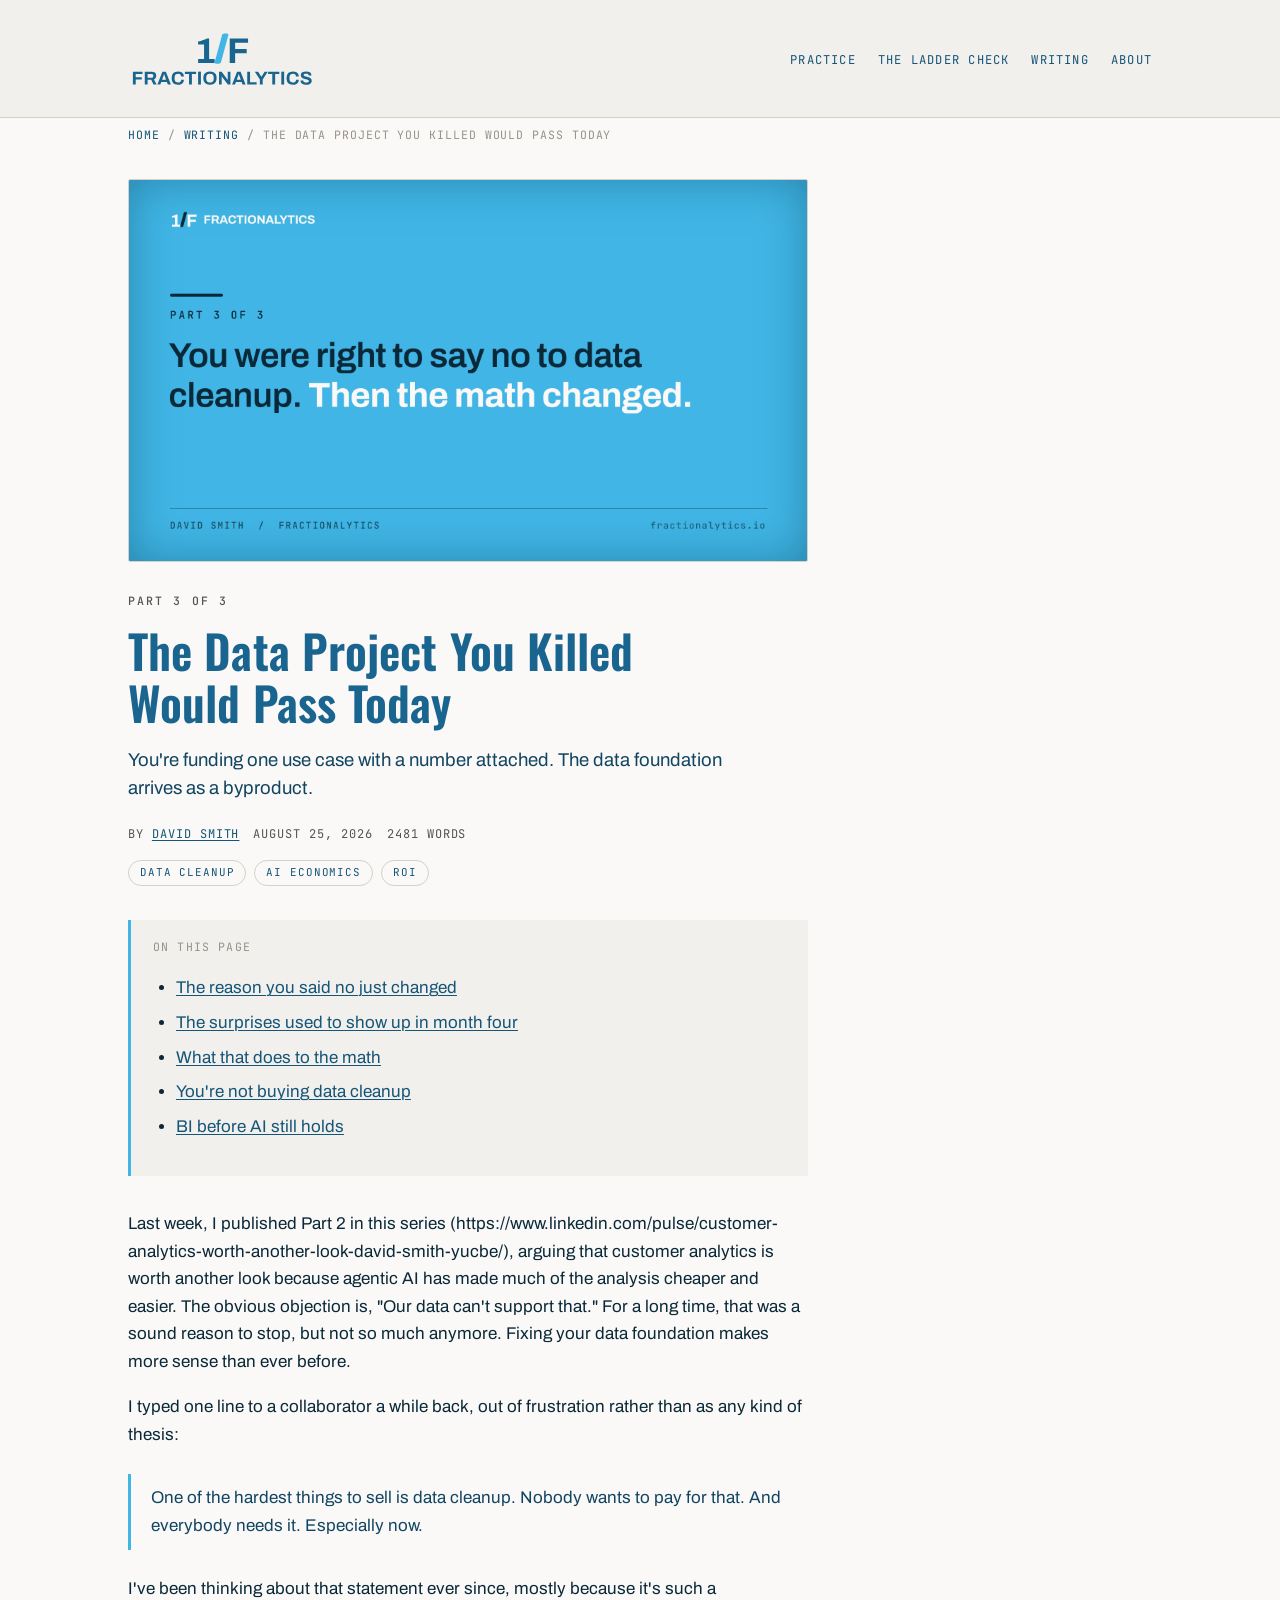
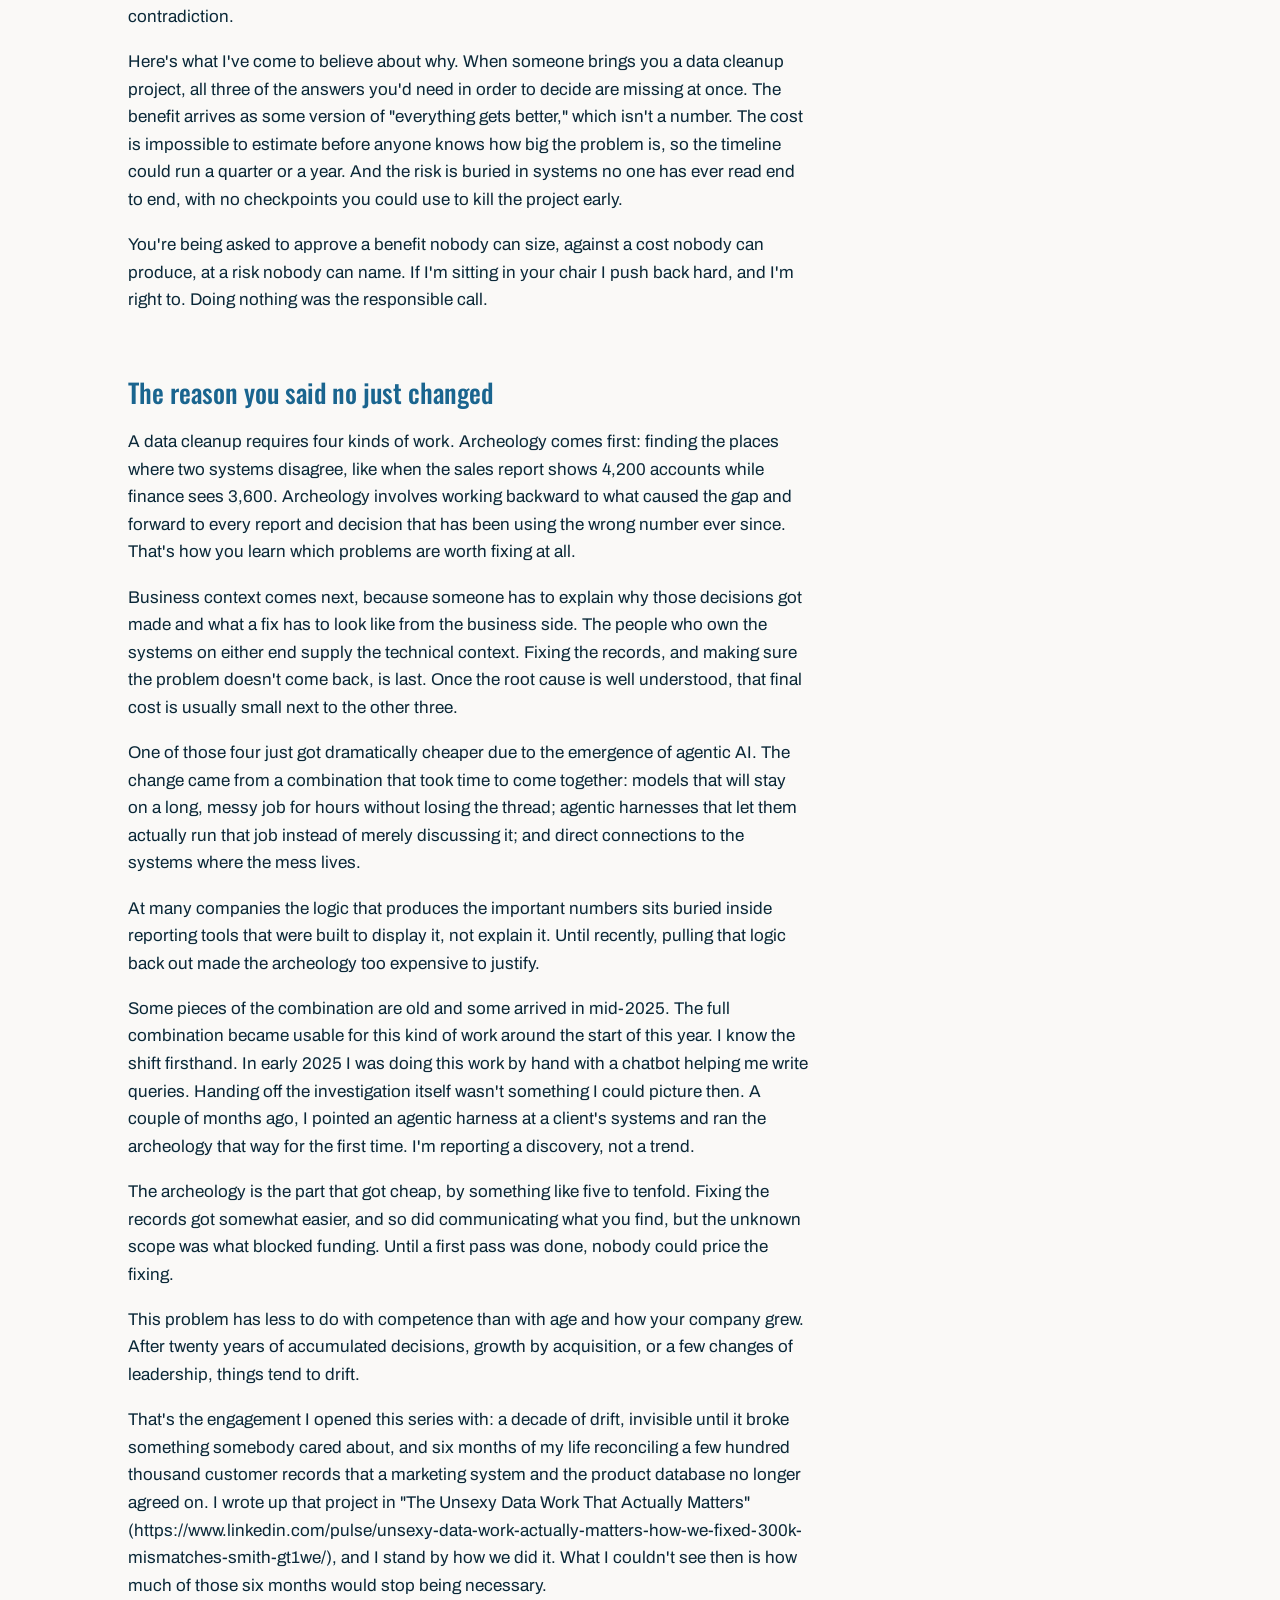
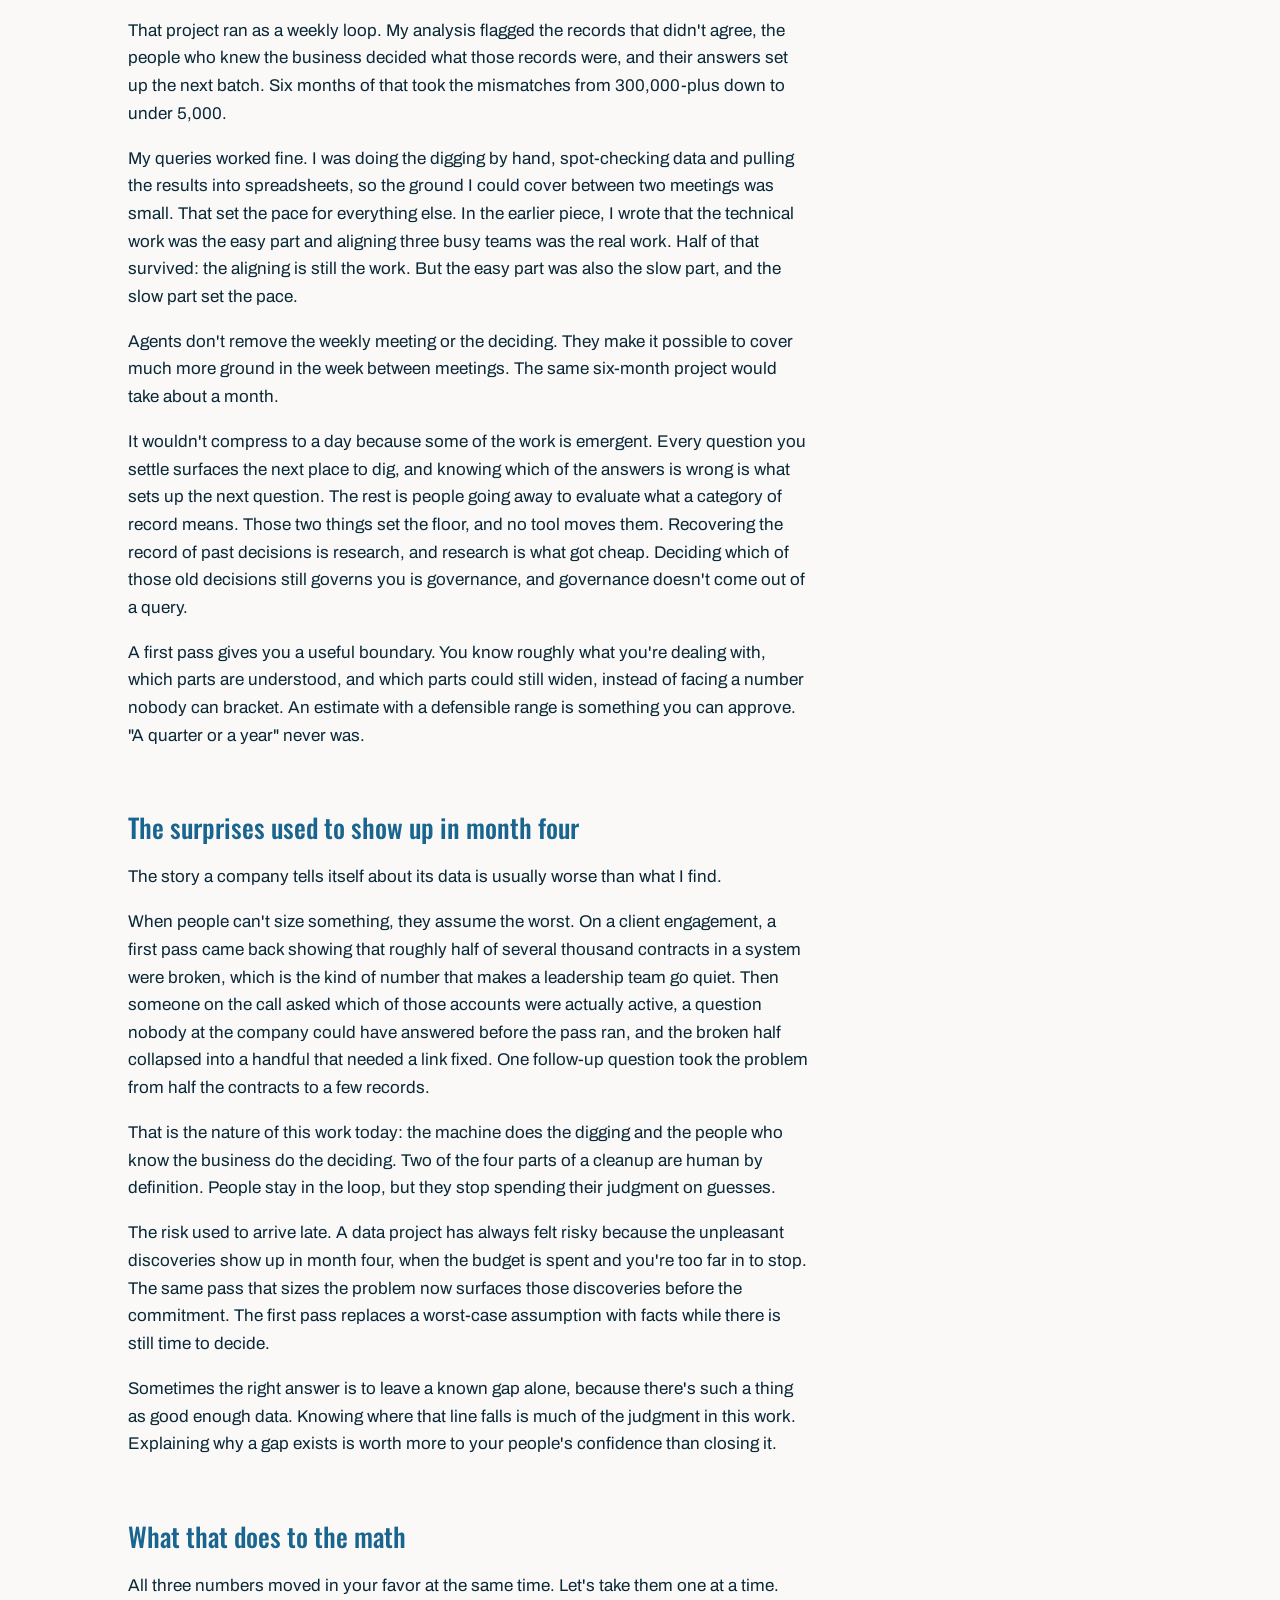
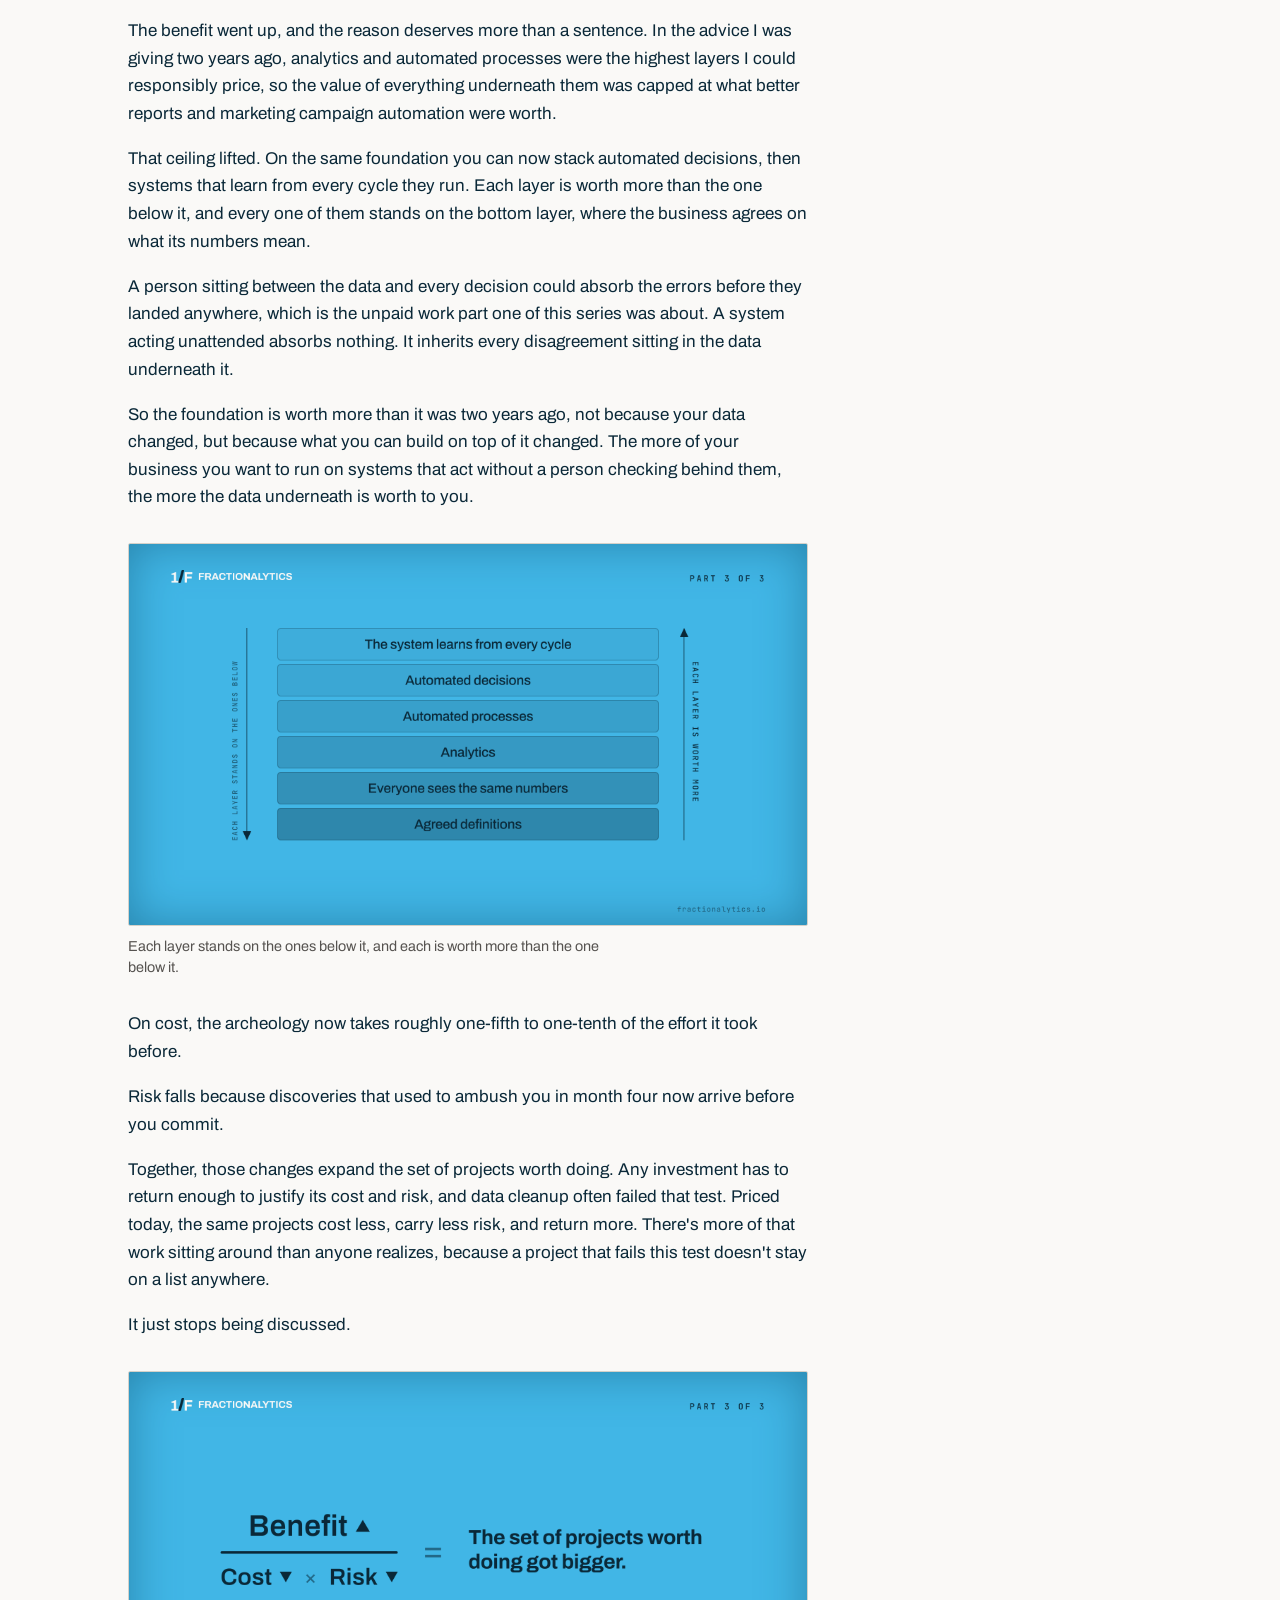
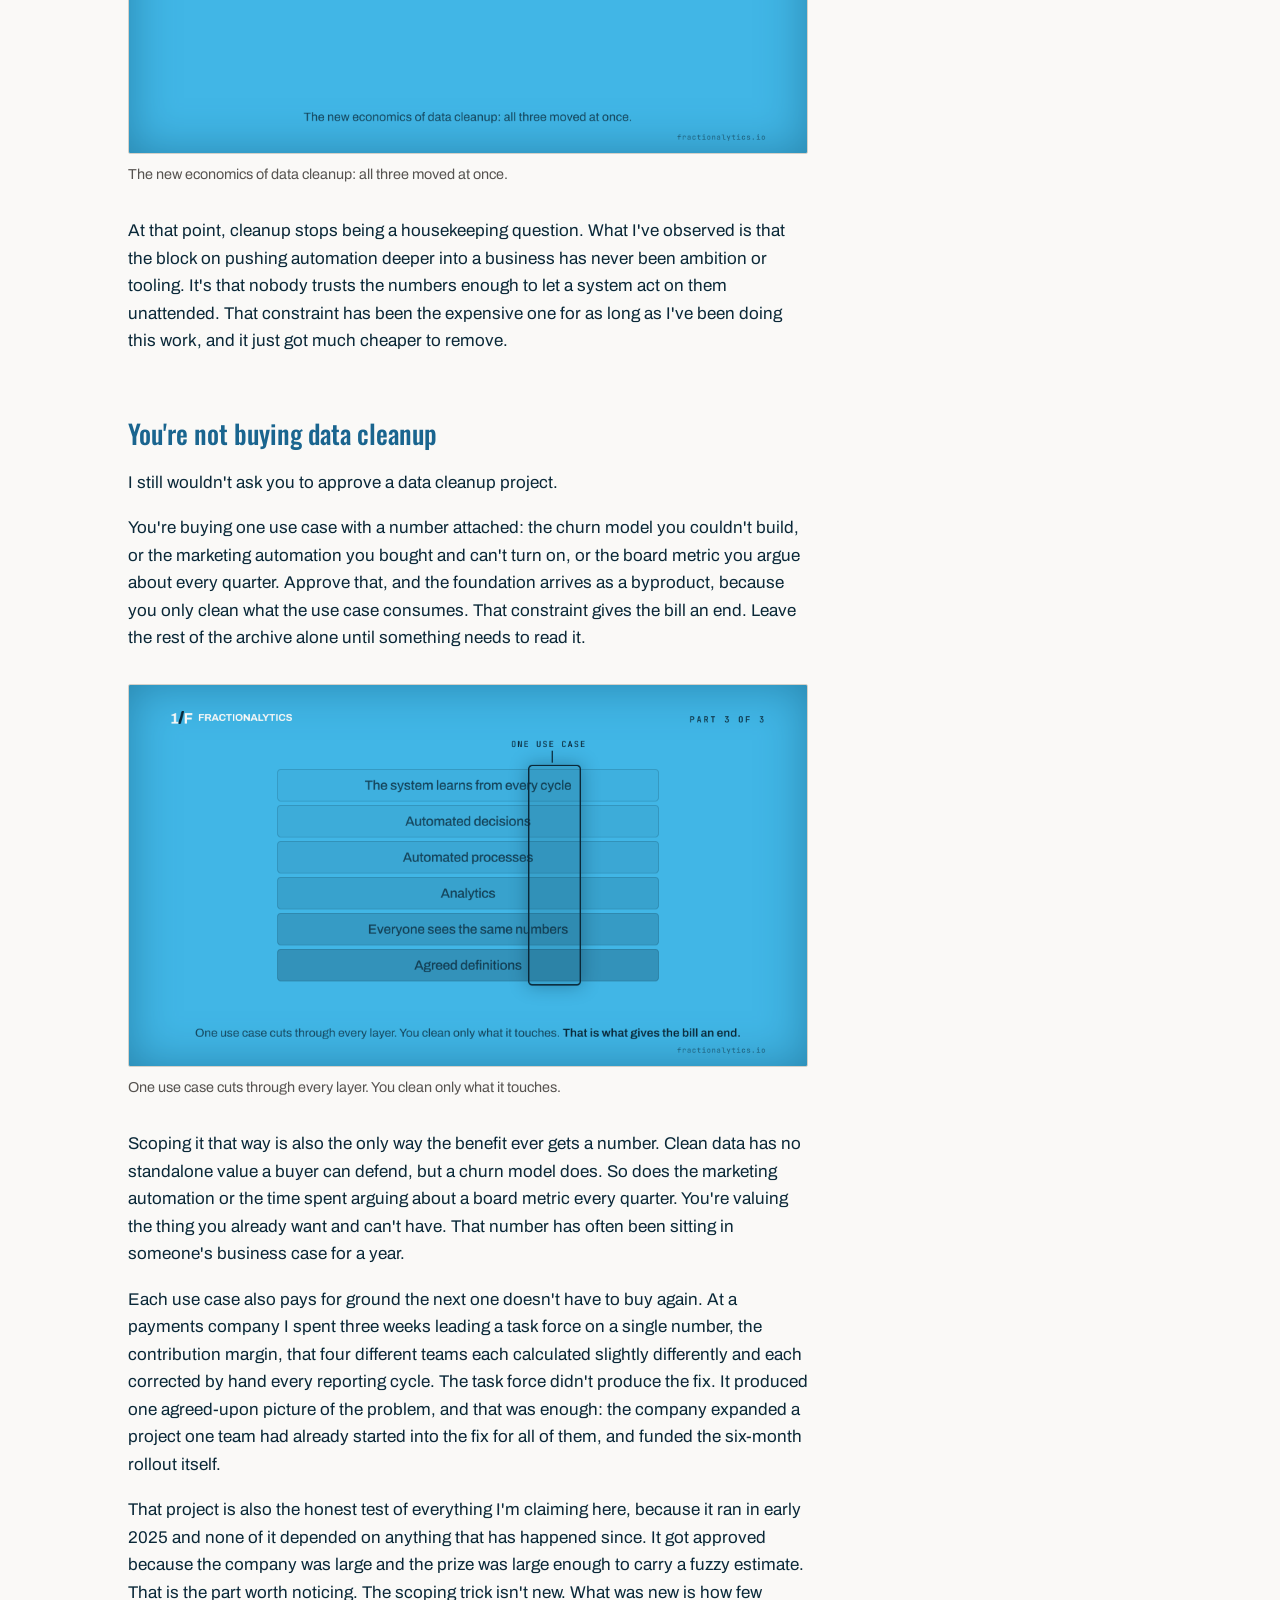
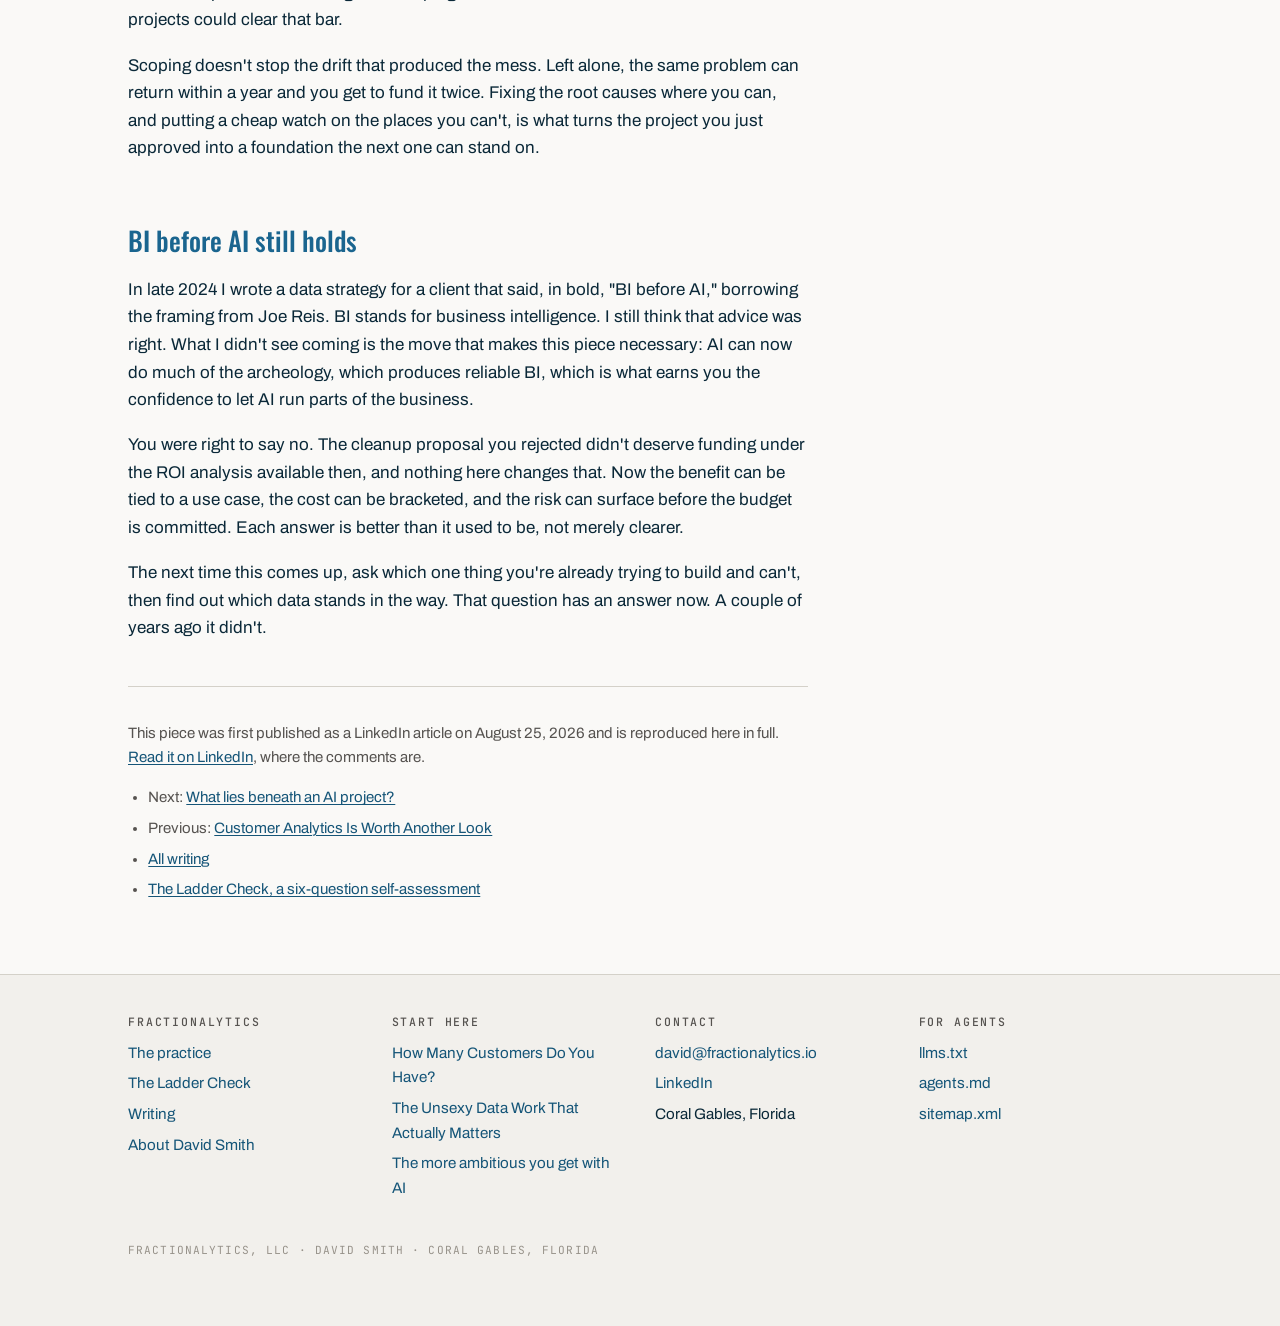
<file: writing/the-data-project-you-killed-would-pass-today/index.html>
<!DOCTYPE html>
<html lang="en">
<head>
<meta charset="utf-8">
<meta name="viewport" content="width=device-width, initial-scale=1">
<title>The Data Project You Killed Would Pass Today | David Smith</title>
<meta name="description" content="You're funding one use case with a number attached. The data foundation arrives as a byproduct. By David Smith, fractional CDO, August 2026.">
<meta name="author" content="David Smith">
<meta name="robots" content="index, follow, max-snippet:-1, max-image-preview:large, max-video-preview:-1">
<link rel="canonical" href="https://fractionalytics.io/writing/the-data-project-you-killed-would-pass-today/">
<meta property="og:type" content="article">
<meta property="og:site_name" content="Fractionalytics">
<meta property="og:locale" content="en_US">
<meta property="og:url" content="https://fractionalytics.io/writing/the-data-project-you-killed-would-pass-today/">
<meta property="og:title" content="The Data Project You Killed Would Pass Today | David Smith">
<meta property="og:description" content="You're funding one use case with a number attached. The data foundation arrives as a byproduct. By David Smith, fractional CDO, August 2026.">
<meta property="og:image" content="https://fractionalytics.io/writing/img/cover-data-project-you-killed.png">
<meta property="og:image:width" content="2400">
<meta property="og:image:height" content="1260">
<meta property="og:image:alt" content="Fractionalytics: AI strategy, the data beneath it, and the systems to run it">
<meta property="article:published_time" content="2026-08-25">
<meta property="article:author" content="David Smith">
<meta name="twitter:card" content="summary_large_image">
<meta name="twitter:title" content="The Data Project You Killed Would Pass Today | David Smith">
<meta name="twitter:description" content="You're funding one use case with a number attached. The data foundation arrives as a byproduct. By David Smith, fractional CDO, August 2026.">
<meta name="twitter:image" content="https://fractionalytics.io/writing/img/cover-data-project-you-killed.png">
<link rel="icon" href="/favicon.svg" type="image/svg+xml">
<link rel="preconnect" href="https://fonts.googleapis.com">
<link rel="preconnect" href="https://fonts.gstatic.com" crossorigin>
<link rel="stylesheet" href="https://fonts.googleapis.com/css2?family=Oswald:wght@400;500;600&family=Archivo:wght@400;500;600&family=JetBrains+Mono:wght@400;500&display=swap">
<link rel="stylesheet" href="/styles.css?v=1cb3b368">
<link rel="sitemap" type="application/xml" href="/sitemap.xml">
<link rel="alternate" type="text/plain" href="/llms.txt" title="llms.txt">
<script type="application/ld+json">{"@context":"https://schema.org","@graph":[{"@type":"WebSite","@id":"https://fractionalytics.io/#website","url":"https://fractionalytics.io/","name":"Fractionalytics","description":"AI strategy, the data beneath it, and the systems to run it.","inLanguage":"en-US","publisher":{"@id":"https://fractionalytics.io/#organization"},"copyrightHolder":{"@id":"https://fractionalytics.io/#organization"}},{"@type":"ProfessionalService","@id":"https://fractionalytics.io/#organization","name":"Fractionalytics, LLC","alternateName":"Fractionalytics","url":"https://fractionalytics.io/","logo":{"@type":"ImageObject","url":"https://fractionalytics.io/logo-stack.svg","caption":"Fractionalytics"},"image":"https://fractionalytics.io/og-card-2026-07.png","email":"david@fractionalytics.io","slogan":"AI strategy, the data beneath it, and the systems to run it","description":"Fractional Chief Data Officer practice. Data strategy, foundations, remediation and customer analytics for companies moving on AI, whose ambitions have outrun the state of their data.","founder":{"@id":"https://fractionalytics.io/#david-smith"},"employee":{"@id":"https://fractionalytics.io/#david-smith"},"address":{"@type":"PostalAddress","addressLocality":"Coral Gables","addressRegion":"FL","addressCountry":"US"},"areaServed":[{"@type":"Country","name":"United States"},{"@type":"Place","name":"Latin America"},{"@type":"Place","name":"Europe"}],"knowsAbout":["AI readiness","Data strategy","Data foundations","Data remediation","Data quality","Entity resolution","Identity resolution","Fractional Chief Data Officer","Customer analytics","Customer lifetime value","Cohort analysis","Data diligence","Customer data platforms","Modern data stack","dbt","Snowflake","Databricks","BigQuery"],"sameAs":["https://www.linkedin.com/in/dksmith01/"]},{"@type":"Person","@id":"https://fractionalytics.io/#david-smith","name":"David Smith","givenName":"David","familyName":"Smith","jobTitle":"Fractional Chief Data Officer","description":"Fractional Chief Data Officer. Sets AI strategy with leadership teams, builds the data and systems underneath it, and ships the highest-leverage pieces.","url":"https://fractionalytics.io/about/","email":"david@fractionalytics.io","worksFor":{"@id":"https://fractionalytics.io/#organization"},"homeLocation":{"@type":"Place","name":"Coral Gables, Florida"},"alumniOf":[{"@type":"CollegeOrUniversity","name":"The Wharton School, University of Pennsylvania"},{"@type":"CollegeOrUniversity","name":"Rice University"}],"knowsLanguage":["en","es"],"knowsAbout":["AI readiness","Data strategy","Data foundations","Data remediation","Data quality","Entity resolution","Identity resolution","Fractional Chief Data Officer","Customer analytics","Customer lifetime value","Cohort analysis","Data diligence","Customer data platforms","Modern data stack","dbt","Snowflake","Databricks","BigQuery"],"sameAs":["https://www.linkedin.com/in/dksmith01/","https://www.youtube.com/watch?v=DdW_h7ugRhg"]},{"@type":"BlogPosting","@id":"https://fractionalytics.io/writing/the-data-project-you-killed-would-pass-today/#article","headline":"The Data Project You Killed Would Pass Today","alternativeHeadline":"You're funding one use case with a number attached. The data foundation arrives as a byproduct.","description":"You're funding one use case with a number attached. The data foundation arrives as a byproduct.","wordCount":2481,"datePublished":"2026-08-25","dateModified":"2026-08-25","inLanguage":"en-US","url":"https://fractionalytics.io/writing/the-data-project-you-killed-would-pass-today/","mainEntityOfPage":{"@type":"WebPage","@id":"https://fractionalytics.io/writing/the-data-project-you-killed-would-pass-today/"},"author":{"@id":"https://fractionalytics.io/#david-smith"},"creator":{"@id":"https://fractionalytics.io/#david-smith"},"publisher":{"@id":"https://fractionalytics.io/#organization"},"isPartOf":{"@id":"https://fractionalytics.io/writing/#blog"},"keywords":"data cleanup, AI economics, ROI","image":"https://fractionalytics.io/og-card-2026-07.png","sameAs":["https://www.linkedin.com/pulse/data-project-you-killed-would-pass-today-david-smith-mvlme/"],"articleSection":"data cleanup"},{"@type":"BreadcrumbList","@id":"https://fractionalytics.io/writing/the-data-project-you-killed-would-pass-today/#breadcrumb","itemListElement":[{"@type":"ListItem","position":1,"name":"Home","item":"https://fractionalytics.io/"},{"@type":"ListItem","position":2,"name":"Writing","item":"https://fractionalytics.io/writing/"},{"@type":"ListItem","position":3,"name":"The Data Project You Killed Would Pass Today","item":"https://fractionalytics.io/writing/the-data-project-you-killed-would-pass-today/"}]}]}</script>
</head>
<body>
<a class="skip-link" href="#main">Skip to content</a>
<header class="masthead">
<div class="masthead-inner">
<a href="/" aria-label="Fractionalytics home"><img class="logo" src="/logo-stack.svg" alt="Fractionalytics" width="327" height="102"></a>
<nav class="sitenav" aria-label="Primary"><ul><li><a href="/">Practice</a></li><li><a href="/diagnostic/">The Ladder Check</a></li><li><a href="/writing/">Writing</a></li><li><a href="/about/">About</a></li></ul></nav>
</div>
</header>
<main id="main" class="wrap">
<nav class="crumbs" aria-label="Breadcrumb"><ol><li><a href="/">Home</a><span aria-hidden="true"> /</span></li><li><a href="/writing/">Writing</a><span aria-hidden="true"> /</span></li><li><span aria-current="page">The Data Project You Killed Would Pass Today</span></li></ol></nav>
<article class="prose">
<figure class="cover">
<img src="/writing/img/cover-data-project-you-killed.png" alt="Title card for the third piece in the series: You were right to say no to data cleanup. Then the math changed." width="3840" height="2160" fetchpriority="high" decoding="async">
</figure>
<header>
<p class="eyebrow">Part 3 of 3</p>
<h1>The Data Project You Killed Would Pass Today</h1>
<p class="lede">You're funding one use case with a number attached. The data foundation arrives as a byproduct.</p>
<p class="article-meta">
<span>By <a href="/about/" rel="author">David Smith</a></span>
<span><time datetime="2026-08-25">August 25, 2026</time></span>
<span>2481 words</span>
</p>
<ul class="tags"><li>data cleanup</li><li>AI economics</li><li>ROI</li></ul>
</header>
<nav class="callout" aria-label="On this page"><p class="stamp">On this page</p><ul><li><a href="#the-reason-you-said-no-just-changed">The reason you said no just changed</a></li><li><a href="#the-surprises-used-to-show-up-in-month-four">The surprises used to show up in month four</a></li><li><a href="#what-that-does-to-the-math">What that does to the math</a></li><li><a href="#you-re-not-buying-data-cleanup">You're not buying data cleanup</a></li><li><a href="#bi-before-ai-still-holds">BI before AI still holds</a></li></ul></nav>
<div class="article-body">
<p>Last week, I published Part 2 in this series (https://www.linkedin.com/pulse/customer-analytics-worth-another-look-david-smith-yucbe/), arguing that customer analytics is worth another look because agentic AI has made much of the analysis cheaper and easier. The obvious objection is, "Our data can't support that." For a long time, that was a sound reason to stop, but not so much anymore. Fixing your data foundation makes more sense than ever before.</p>
<p>I typed one line to a collaborator a while back, out of frustration rather than as any kind of thesis:</p>
<blockquote><p>One of the hardest things to sell is data cleanup. Nobody wants to pay for that. And everybody needs it. Especially now.</p></blockquote>
<p>I've been thinking about that statement ever since, mostly because it's such a contradiction.</p>
<p>Here's what I've come to believe about why. When someone brings you a data cleanup project, all three of the answers you'd need in order to decide are missing at once. The benefit arrives as some version of "everything gets better," which isn't a number. The cost is impossible to estimate before anyone knows how big the problem is, so the timeline could run a quarter or a year. And the risk is buried in systems no one has ever read end to end, with no checkpoints you could use to kill the project early.</p>
<p>You're being asked to approve a benefit nobody can size, against a cost nobody can produce, at a risk nobody can name. If I'm sitting in your chair I push back hard, and I'm right to. Doing nothing was the responsible call.</p>
<h2 id="the-reason-you-said-no-just-changed">The reason you said no just changed</h2>
<p>A data cleanup requires four kinds of work. Archeology comes first: finding the places where two systems disagree, like when the sales report shows 4,200 accounts while finance sees 3,600. Archeology involves working backward to what caused the gap and forward to every report and decision that has been using the wrong number ever since. That's how you learn which problems are worth fixing at all.</p>
<p>Business context comes next, because someone has to explain why those decisions got made and what a fix has to look like from the business side. The people who own the systems on either end supply the technical context. Fixing the records, and making sure the problem doesn't come back, is last. Once the root cause is well understood, that final cost is usually small next to the other three.</p>
<p>One of those four just got dramatically cheaper due to the emergence of agentic AI. The change came from a combination that took time to come together: models that will stay on a long, messy job for hours without losing the thread; agentic harnesses that let them actually run that job instead of merely discussing it; and direct connections to the systems where the mess lives.</p>
<p>At many companies the logic that produces the important numbers sits buried inside reporting tools that were built to display it, not explain it. Until recently, pulling that logic back out made the archeology too expensive to justify.</p>
<p>Some pieces of the combination are old and some arrived in mid-2025. The full combination became usable for this kind of work around the start of this year. I know the shift firsthand. In early 2025 I was doing this work by hand with a chatbot helping me write queries. Handing off the investigation itself wasn't something I could picture then. A couple of months ago, I pointed an agentic harness at a client's systems and ran the archeology that way for the first time. I'm reporting a discovery, not a trend.</p>
<p>The archeology is the part that got cheap, by something like five to tenfold. Fixing the records got somewhat easier, and so did communicating what you find, but the unknown scope was what blocked funding. Until a first pass was done, nobody could price the fixing.</p>
<p>This problem has less to do with competence than with age and how your company grew. After twenty years of accumulated decisions, growth by acquisition, or a few changes of leadership, things tend to drift.</p>
<p>That's the engagement I opened this series with: a decade of drift, invisible until it broke something somebody cared about, and six months of my life reconciling a few hundred thousand customer records that a marketing system and the product database no longer agreed on. I wrote up that project in "The Unsexy Data Work That Actually Matters" (https://www.linkedin.com/pulse/unsexy-data-work-actually-matters-how-we-fixed-300k-mismatches-smith-gt1we/), and I stand by how we did it. What I couldn't see then is how much of those six months would stop being necessary.</p>
<p>That project ran as a weekly loop. My analysis flagged the records that didn't agree, the people who knew the business decided what those records were, and their answers set up the next batch. Six months of that took the mismatches from 300,000-plus down to under 5,000.</p>
<p>My queries worked fine. I was doing the digging by hand, spot-checking data and pulling the results into spreadsheets, so the ground I could cover between two meetings was small. That set the pace for everything else. In the earlier piece, I wrote that the technical work was the easy part and aligning three busy teams was the real work. Half of that survived: the aligning is still the work. But the easy part was also the slow part, and the slow part set the pace.</p>
<p>Agents don't remove the weekly meeting or the deciding. They make it possible to cover much more ground in the week between meetings. The same six-month project would take about a month.</p>
<p>It wouldn't compress to a day because some of the work is emergent. Every question you settle surfaces the next place to dig, and knowing which of the answers is wrong is what sets up the next question. The rest is people going away to evaluate what a category of record means. Those two things set the floor, and no tool moves them. Recovering the record of past decisions is research, and research is what got cheap. Deciding which of those old decisions still governs you is governance, and governance doesn't come out of a query.</p>
<p>A first pass gives you a useful boundary. You know roughly what you're dealing with, which parts are understood, and which parts could still widen, instead of facing a number nobody can bracket. An estimate with a defensible range is something you can approve. "A quarter or a year" never was.</p>
<h2 id="the-surprises-used-to-show-up-in-month-four">The surprises used to show up in month four</h2>
<p>The story a company tells itself about its data is usually worse than what I find.</p>
<p>When people can't size something, they assume the worst. On a client engagement, a first pass came back showing that roughly half of several thousand contracts in a system were broken, which is the kind of number that makes a leadership team go quiet. Then someone on the call asked which of those accounts were actually active, a question nobody at the company could have answered before the pass ran, and the broken half collapsed into a handful that needed a link fixed. One follow-up question took the problem from half the contracts to a few records.</p>
<p>That is the nature of this work today: the machine does the digging and the people who know the business do the deciding. Two of the four parts of a cleanup are human by definition. People stay in the loop, but they stop spending their judgment on guesses.</p>
<p>The risk used to arrive late. A data project has always felt risky because the unpleasant discoveries show up in month four, when the budget is spent and you're too far in to stop. The same pass that sizes the problem now surfaces those discoveries before the commitment. The first pass replaces a worst-case assumption with facts while there is still time to decide.</p>
<p>Sometimes the right answer is to leave a known gap alone, because there's such a thing as good enough data. Knowing where that line falls is much of the judgment in this work. Explaining why a gap exists is worth more to your people's confidence than closing it.</p>
<h2 id="what-that-does-to-the-math">What that does to the math</h2>
<p>All three numbers moved in your favor at the same time. Let's take them one at a time.</p>
<p>The benefit went up, and the reason deserves more than a sentence. In the advice I was giving two years ago, analytics and automated processes were the highest layers I could responsibly price, so the value of everything underneath them was capped at what better reports and marketing campaign automation were worth.</p>
<p>That ceiling lifted. On the same foundation you can now stack automated decisions, then systems that learn from every cycle they run. Each layer is worth more than the one below it, and every one of them stands on the bottom layer, where the business agrees on what its numbers mean.</p>
<p>A person sitting between the data and every decision could absorb the errors before they landed anywhere, which is the unpaid work part one of this series was about. A system acting unattended absorbs nothing. It inherits every disagreement sitting in the data underneath it.</p>
<p>So the foundation is worth more than it was two years ago, not because your data changed, but because what you can build on top of it changed. The more of your business you want to run on systems that act without a person checking behind them, the more the data underneath is worth to you.</p>
<figure class="figure-img">
<img src="/writing/img/killed-layer-cake.png" alt="A stack of layers. From the bottom: agreed definitions, everyone sees the same numbers, analytics, automated processes, automated decisions, and at the top a system that learns from every cycle." loading="lazy" decoding="async">
<figcaption>Each layer stands on the ones below it, and each is worth more than the one below it.</figcaption>
</figure>
<p>On cost, the archeology now takes roughly one-fifth to one-tenth of the effort it took before.</p>
<p>Risk falls because discoveries that used to ambush you in month four now arrive before you commit.</p>
<p>Together, those changes expand the set of projects worth doing. Any investment has to return enough to justify its cost and risk, and data cleanup often failed that test. Priced today, the same projects cost less, carry less risk, and return more. There's more of that work sitting around than anyone realizes, because a project that fails this test doesn't stay on a list anywhere.</p>
<p>It just stops being discussed.</p>
<figure class="figure-img">
<img src="/writing/img/killed-roi-equation.png" alt="Benefit divided by cost times risk, with the benefit rising and the cost and risk both falling." loading="lazy" decoding="async">
<figcaption>The new economics of data cleanup: all three moved at once.</figcaption>
</figure>
<p>At that point, cleanup stops being a housekeeping question. What I've observed is that the block on pushing automation deeper into a business has never been ambition or tooling. It's that nobody trusts the numbers enough to let a system act on them unattended. That constraint has been the expensive one for as long as I've been doing this work, and it just got much cheaper to remove.</p>
<h2 id="you-re-not-buying-data-cleanup">You're not buying data cleanup</h2>
<p>I still wouldn't ask you to approve a data cleanup project.</p>
<p>You're buying one use case with a number attached: the churn model you couldn't build, or the marketing automation you bought and can't turn on, or the board metric you argue about every quarter. Approve that, and the foundation arrives as a byproduct, because you only clean what the use case consumes. That constraint gives the bill an end. Leave the rest of the archive alone until something needs to read it.</p>
<figure class="figure-img">
<img src="/writing/img/killed-vertical-slice.png" alt="The same stack of layers with a narrow vertical slice cut through all of them, from the definitions at the bottom to the learning system at the top." loading="lazy" decoding="async">
<figcaption>One use case cuts through every layer. You clean only what it touches.</figcaption>
</figure>
<p>Scoping it that way is also the only way the benefit ever gets a number. Clean data has no standalone value a buyer can defend, but a churn model does. So does the marketing automation or the time spent arguing about a board metric every quarter. You're valuing the thing you already want and can't have. That number has often been sitting in someone's business case for a year.</p>
<p>Each use case also pays for ground the next one doesn't have to buy again. At a payments company I spent three weeks leading a task force on a single number, the contribution margin, that four different teams each calculated slightly differently and each corrected by hand every reporting cycle. The task force didn't produce the fix. It produced one agreed-upon picture of the problem, and that was enough: the company expanded a project one team had already started into the fix for all of them, and funded the six-month rollout itself.</p>
<p>That project is also the honest test of everything I'm claiming here, because it ran in early 2025 and none of it depended on anything that has happened since. It got approved because the company was large and the prize was large enough to carry a fuzzy estimate. That is the part worth noticing. The scoping trick isn't new. What was new is how few projects could clear that bar.</p>
<p>Scoping doesn't stop the drift that produced the mess. Left alone, the same problem can return within a year and you get to fund it twice. Fixing the root causes where you can, and putting a cheap watch on the places you can't, is what turns the project you just approved into a foundation the next one can stand on.</p>
<h2 id="bi-before-ai-still-holds">BI before AI still holds</h2>
<p>In late 2024 I wrote a data strategy for a client that said, in bold, "BI before AI," borrowing the framing from Joe Reis. BI stands for business intelligence. I still think that advice was right. What I didn't see coming is the move that makes this piece necessary: AI can now do much of the archeology, which produces reliable BI, which is what earns you the confidence to let AI run parts of the business.</p>
<p>You were right to say no. The cleanup proposal you rejected didn't deserve funding under the ROI analysis available then, and nothing here changes that. Now the benefit can be tied to a use case, the cost can be bracketed, and the risk can surface before the budget is committed. Each answer is better than it used to be, not merely clearer.</p>
<p>The next time this comes up, ask which one thing you're already trying to build and can't, then find out which data stands in the way. That question has an answer now. A couple of years ago it didn't.</p>
</div>
<footer class="origin-note">
<p>This piece was first published as a LinkedIn article on August 25, 2026 and is reproduced here in full. <a href="https://www.linkedin.com/pulse/data-project-you-killed-would-pass-today-david-smith-mvlme/" rel="noopener">Read it on LinkedIn</a>, where the comments are.</p>
<ul><li>Next: <a href="/writing/what-lies-beneath-an-ai-project/">What lies beneath an AI project?</a></li><li>Previous: <a href="/writing/customer-analytics-is-worth-another-look/">Customer Analytics Is Worth Another Look</a></li><li><a href="/writing/">All writing</a></li><li><a href="/diagnostic/">The Ladder Check, a six-question self-assessment</a></li></ul>
</footer>
</article>
</main>
<footer class="sitefooter">
<div class="wrap">
<div class="footer-grid">
<section>
<h2>Fractionalytics</h2>
<ul>
<li><a href="/">The practice</a></li>
<li><a href="/diagnostic/">The Ladder Check</a></li>
<li><a href="/writing/">Writing</a></li>
<li><a href="/about/">About David Smith</a></li>
</ul>
</section>
<section>
<h2>Start here</h2>
<ul>
<li><a href="/writing/how-many-customers-do-you-have/">How Many Customers Do You Have?</a></li>
<li><a href="/writing/the-unsexy-data-work-that-actually-matters/">The Unsexy Data Work That Actually Matters</a></li>
<li><a href="/writing/the-more-ambitious-you-get-with-ai/">The more ambitious you get with AI</a></li>
</ul>
</section>
<section>
<h2>Contact</h2>
<ul>
<li><a href="mailto:david@fractionalytics.io">david@fractionalytics.io</a></li>
<li><a href="https://www.linkedin.com/in/dksmith01/" rel="noopener">LinkedIn</a></li>
<li>Coral Gables, Florida</li>
</ul>
</section>
<section>
<h2>For agents</h2>
<ul>
<li><a href="/llms.txt">llms.txt</a></li>
<li><a href="/agents.md">agents.md</a></li>
<li><a href="/sitemap.xml">sitemap.xml</a></li>
</ul>
</section>
</div>
<p class="colophon">Fractionalytics, LLC &middot; David Smith &middot; Coral Gables, Florida</p>
</div>
</footer>

</body>
</html>
</file>
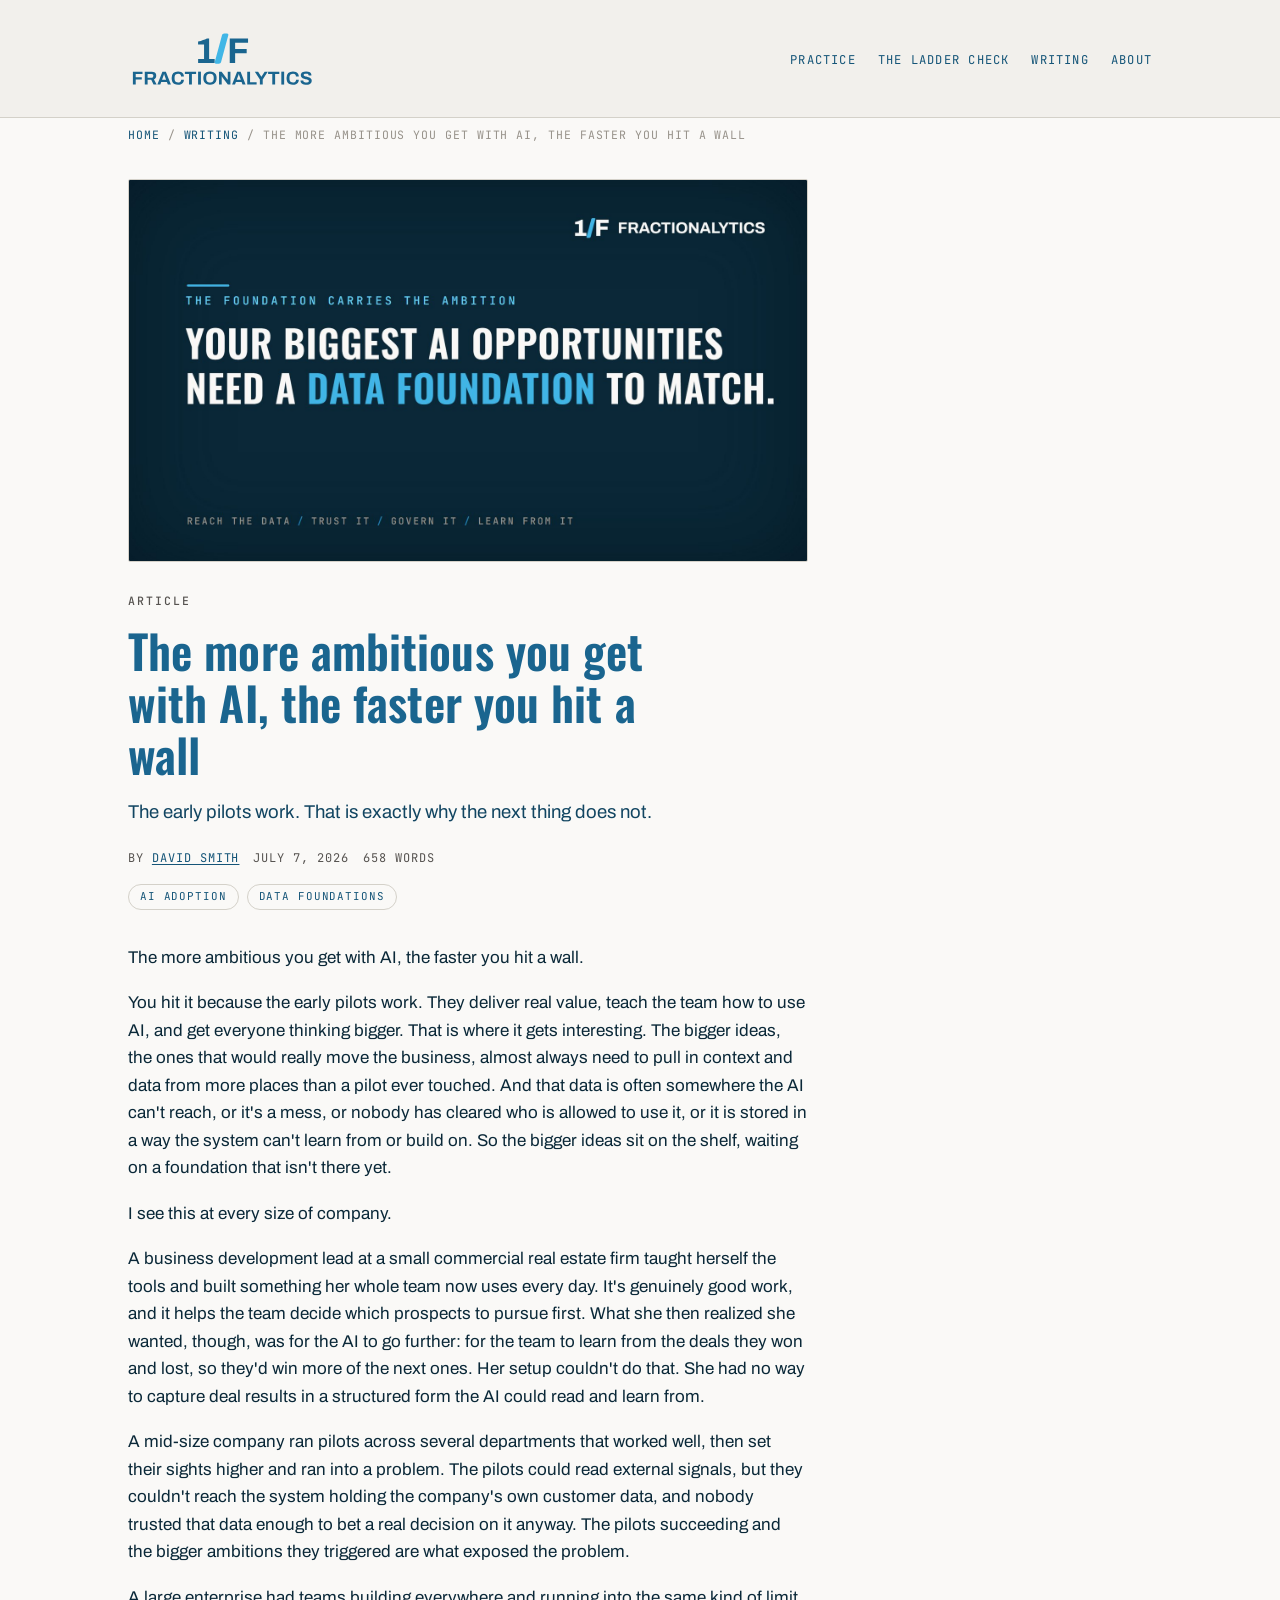
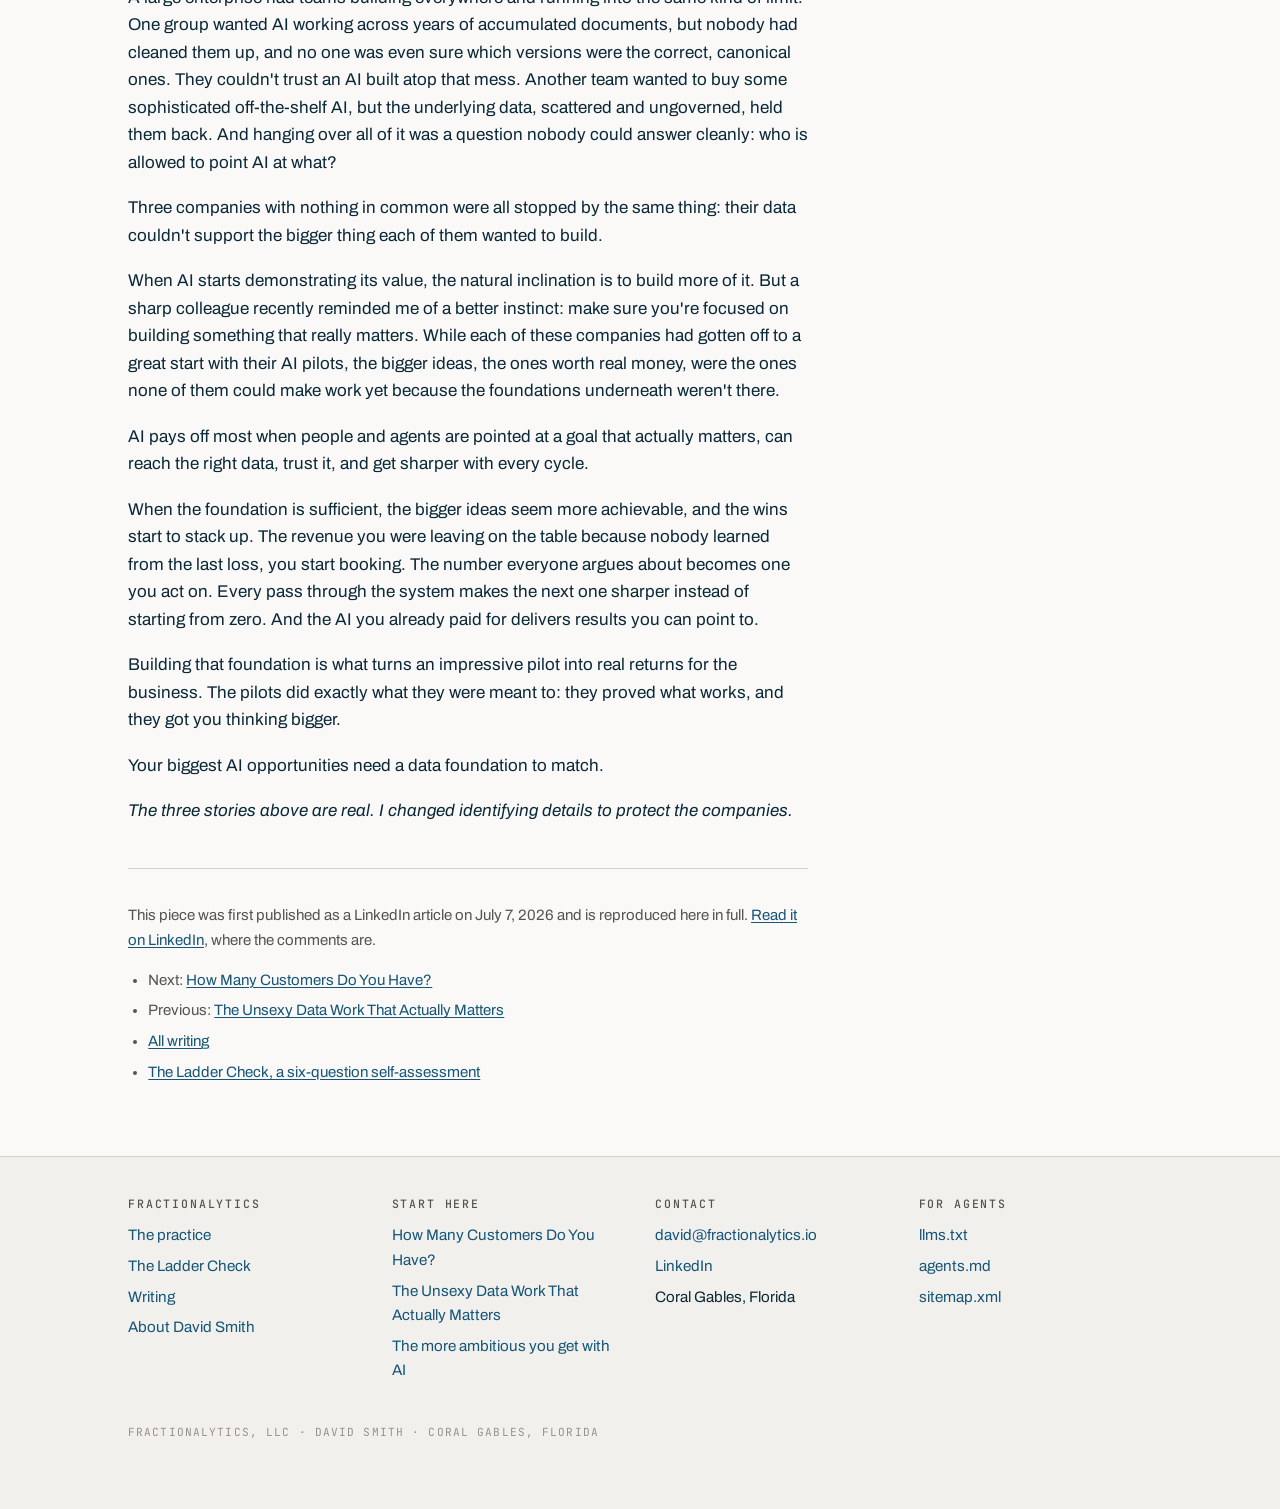
<file: writing/the-more-ambitious-you-get-with-ai/index.html>
<!DOCTYPE html>
<html lang="en">
<head>
<meta charset="utf-8">
<meta name="viewport" content="width=device-width, initial-scale=1">
<title>The more ambitious you get with AI, the faster you hit a wall | David Smith</title>
<meta name="description" content="The early pilots work. That is exactly why the next thing does not. By David Smith, fractional CDO, July 2026.">
<meta name="author" content="David Smith">
<meta name="robots" content="index, follow, max-snippet:-1, max-image-preview:large, max-video-preview:-1">
<link rel="canonical" href="https://fractionalytics.io/writing/the-more-ambitious-you-get-with-ai/">
<meta property="og:type" content="article">
<meta property="og:site_name" content="Fractionalytics">
<meta property="og:locale" content="en_US">
<meta property="og:url" content="https://fractionalytics.io/writing/the-more-ambitious-you-get-with-ai/">
<meta property="og:title" content="The more ambitious you get with AI, the faster you hit a wall | David Smith">
<meta property="og:description" content="The early pilots work. That is exactly why the next thing does not. By David Smith, fractional CDO, July 2026.">
<meta property="og:image" content="https://fractionalytics.io/writing/img/cover-more-ambitious.jpg">
<meta property="og:image:width" content="2400">
<meta property="og:image:height" content="1260">
<meta property="og:image:alt" content="Fractionalytics: AI strategy, the data beneath it, and the systems to run it">
<meta property="article:published_time" content="2026-07-07">
<meta property="article:author" content="David Smith">
<meta name="twitter:card" content="summary_large_image">
<meta name="twitter:title" content="The more ambitious you get with AI, the faster you hit a wall | David Smith">
<meta name="twitter:description" content="The early pilots work. That is exactly why the next thing does not. By David Smith, fractional CDO, July 2026.">
<meta name="twitter:image" content="https://fractionalytics.io/writing/img/cover-more-ambitious.jpg">
<link rel="icon" href="/favicon.svg" type="image/svg+xml">
<link rel="preconnect" href="https://fonts.googleapis.com">
<link rel="preconnect" href="https://fonts.gstatic.com" crossorigin>
<link rel="stylesheet" href="https://fonts.googleapis.com/css2?family=Oswald:wght@400;500;600&family=Archivo:wght@400;500;600&family=JetBrains+Mono:wght@400;500&display=swap">
<link rel="stylesheet" href="/styles.css?v=1cb3b368">
<link rel="sitemap" type="application/xml" href="/sitemap.xml">
<link rel="alternate" type="text/plain" href="/llms.txt" title="llms.txt">
<script type="application/ld+json">{"@context":"https://schema.org","@graph":[{"@type":"WebSite","@id":"https://fractionalytics.io/#website","url":"https://fractionalytics.io/","name":"Fractionalytics","description":"AI strategy, the data beneath it, and the systems to run it.","inLanguage":"en-US","publisher":{"@id":"https://fractionalytics.io/#organization"},"copyrightHolder":{"@id":"https://fractionalytics.io/#organization"}},{"@type":"ProfessionalService","@id":"https://fractionalytics.io/#organization","name":"Fractionalytics, LLC","alternateName":"Fractionalytics","url":"https://fractionalytics.io/","logo":{"@type":"ImageObject","url":"https://fractionalytics.io/logo-stack.svg","caption":"Fractionalytics"},"image":"https://fractionalytics.io/og-card-2026-07.png","email":"david@fractionalytics.io","slogan":"AI strategy, the data beneath it, and the systems to run it","description":"Fractional Chief Data Officer practice. Data strategy, foundations, remediation and customer analytics for companies moving on AI, whose ambitions have outrun the state of their data.","founder":{"@id":"https://fractionalytics.io/#david-smith"},"employee":{"@id":"https://fractionalytics.io/#david-smith"},"address":{"@type":"PostalAddress","addressLocality":"Coral Gables","addressRegion":"FL","addressCountry":"US"},"areaServed":[{"@type":"Country","name":"United States"},{"@type":"Place","name":"Latin America"},{"@type":"Place","name":"Europe"}],"knowsAbout":["AI readiness","Data strategy","Data foundations","Data remediation","Data quality","Entity resolution","Identity resolution","Fractional Chief Data Officer","Customer analytics","Customer lifetime value","Cohort analysis","Data diligence","Customer data platforms","Modern data stack","dbt","Snowflake","Databricks","BigQuery"],"sameAs":["https://www.linkedin.com/in/dksmith01/"]},{"@type":"Person","@id":"https://fractionalytics.io/#david-smith","name":"David Smith","givenName":"David","familyName":"Smith","jobTitle":"Fractional Chief Data Officer","description":"Fractional Chief Data Officer. Sets AI strategy with leadership teams, builds the data and systems underneath it, and ships the highest-leverage pieces.","url":"https://fractionalytics.io/about/","email":"david@fractionalytics.io","worksFor":{"@id":"https://fractionalytics.io/#organization"},"homeLocation":{"@type":"Place","name":"Coral Gables, Florida"},"alumniOf":[{"@type":"CollegeOrUniversity","name":"The Wharton School, University of Pennsylvania"},{"@type":"CollegeOrUniversity","name":"Rice University"}],"knowsLanguage":["en","es"],"knowsAbout":["AI readiness","Data strategy","Data foundations","Data remediation","Data quality","Entity resolution","Identity resolution","Fractional Chief Data Officer","Customer analytics","Customer lifetime value","Cohort analysis","Data diligence","Customer data platforms","Modern data stack","dbt","Snowflake","Databricks","BigQuery"],"sameAs":["https://www.linkedin.com/in/dksmith01/","https://www.youtube.com/watch?v=DdW_h7ugRhg"]},{"@type":"BlogPosting","@id":"https://fractionalytics.io/writing/the-more-ambitious-you-get-with-ai/#article","headline":"The more ambitious you get with AI, the faster you hit a wall","alternativeHeadline":"The early pilots work. That is exactly why the next thing does not.","description":"The early pilots work. That is exactly why the next thing does not.","wordCount":658,"datePublished":"2026-07-07","dateModified":"2026-07-07","inLanguage":"en-US","url":"https://fractionalytics.io/writing/the-more-ambitious-you-get-with-ai/","mainEntityOfPage":{"@type":"WebPage","@id":"https://fractionalytics.io/writing/the-more-ambitious-you-get-with-ai/"},"author":{"@id":"https://fractionalytics.io/#david-smith"},"creator":{"@id":"https://fractionalytics.io/#david-smith"},"publisher":{"@id":"https://fractionalytics.io/#organization"},"isPartOf":{"@id":"https://fractionalytics.io/writing/#blog"},"keywords":"AI adoption, data foundations","image":"https://fractionalytics.io/og-card-2026-07.png","sameAs":["https://www.linkedin.com/pulse/more-ambitious-you-get-ai-faster-hit-wall-david-smith-thh7e/"],"articleSection":"AI adoption"},{"@type":"BreadcrumbList","@id":"https://fractionalytics.io/writing/the-more-ambitious-you-get-with-ai/#breadcrumb","itemListElement":[{"@type":"ListItem","position":1,"name":"Home","item":"https://fractionalytics.io/"},{"@type":"ListItem","position":2,"name":"Writing","item":"https://fractionalytics.io/writing/"},{"@type":"ListItem","position":3,"name":"The more ambitious you get with AI, the faster you hit a wall","item":"https://fractionalytics.io/writing/the-more-ambitious-you-get-with-ai/"}]}]}</script>
</head>
<body>
<a class="skip-link" href="#main">Skip to content</a>
<header class="masthead">
<div class="masthead-inner">
<a href="/" aria-label="Fractionalytics home"><img class="logo" src="/logo-stack.svg" alt="Fractionalytics" width="327" height="102"></a>
<nav class="sitenav" aria-label="Primary"><ul><li><a href="/">Practice</a></li><li><a href="/diagnostic/">The Ladder Check</a></li><li><a href="/writing/">Writing</a></li><li><a href="/about/">About</a></li></ul></nav>
</div>
</header>
<main id="main" class="wrap">
<nav class="crumbs" aria-label="Breadcrumb"><ol><li><a href="/">Home</a><span aria-hidden="true"> /</span></li><li><a href="/writing/">Writing</a><span aria-hidden="true"> /</span></li><li><span aria-current="page">The more ambitious you get with AI, the faster you hit a wall</span></li></ol></nav>
<article class="prose">
<figure class="cover">
<img src="/writing/img/cover-more-ambitious.jpg" alt="&quot;Title card: &quot;Your biggest AI opportunities need a data foundation to match.&quot;&quot;" width="1600" height="900" fetchpriority="high" decoding="async">
</figure>
<header>
<p class="eyebrow">Article</p>
<h1>The more ambitious you get with AI, the faster you hit a wall</h1>
<p class="lede">The early pilots work. That is exactly why the next thing does not.</p>
<p class="article-meta">
<span>By <a href="/about/" rel="author">David Smith</a></span>
<span><time datetime="2026-07-07">July 7, 2026</time></span>
<span>658 words</span>
</p>
<ul class="tags"><li>AI adoption</li><li>data foundations</li></ul>
</header>

<div class="article-body">
<p>The more ambitious you get with AI, the faster you hit a wall.</p>
<p>You hit it because the early pilots work. They deliver real value, teach the team how to use AI, and get everyone thinking bigger. That is where it gets interesting. The bigger ideas, the ones that would really move the business, almost always need to pull in context and data from more places than a pilot ever touched. And that data is often somewhere the AI can't reach, or it's a mess, or nobody has cleared who is allowed to use it, or it is stored in a way the system can't learn from or build on. So the bigger ideas sit on the shelf, waiting on a foundation that isn't there yet.</p>
<p>I see this at every size of company.</p>
<p>A business development lead at a small commercial real estate firm taught herself the tools and built something her whole team now uses every day. It's genuinely good work, and it helps the team decide which prospects to pursue first. What she then realized she wanted, though, was for the AI to go further: for the team to learn from the deals they won and lost, so they'd win more of the next ones. Her setup couldn't do that. She had no way to capture deal results in a structured form the AI could read and learn from.</p>
<p>A mid-size company ran pilots across several departments that worked well, then set their sights higher and ran into a problem. The pilots could read external signals, but they couldn't reach the system holding the company's own customer data, and nobody trusted that data enough to bet a real decision on it anyway. The pilots succeeding and the bigger ambitions they triggered are what exposed the problem.</p>
<p>A large enterprise had teams building everywhere and running into the same kind of limit. One group wanted AI working across years of accumulated documents, but nobody had cleaned them up, and no one was even sure which versions were the correct, canonical ones. They couldn't trust an AI built atop that mess. Another team wanted to buy some sophisticated off-the-shelf AI, but the underlying data, scattered and ungoverned, held them back. And hanging over all of it was a question nobody could answer cleanly: who is allowed to point AI at what?</p>
<p>Three companies with nothing in common were all stopped by the same thing: their data couldn't support the bigger thing each of them wanted to build.</p>
<p>When AI starts demonstrating its value, the natural inclination is to build more of it. But a sharp colleague recently reminded me of a better instinct: make sure you're focused on building something that really matters. While each of these companies had gotten off to a great start with their AI pilots, the bigger ideas, the ones worth real money, were the ones none of them could make work yet because the foundations underneath weren't there.</p>
<p>AI pays off most when people and agents are pointed at a goal that actually matters, can reach the right data, trust it, and get sharper with every cycle.</p>
<p>When the foundation is sufficient, the bigger ideas seem more achievable, and the wins start to stack up. The revenue you were leaving on the table because nobody learned from the last loss, you start booking. The number everyone argues about becomes one you act on. Every pass through the system makes the next one sharper instead of starting from zero. And the AI you already paid for delivers results you can point to.</p>
<p>Building that foundation is what turns an impressive pilot into real returns for the business. The pilots did exactly what they were meant to: they proved what works, and they got you thinking bigger.</p>
<p>Your biggest AI opportunities need a data foundation to match.</p>
<p><em>The three stories above are real. I changed identifying details to protect the companies.</em></p>
</div>
<footer class="origin-note">
<p>This piece was first published as a LinkedIn article on July 7, 2026 and is reproduced here in full. <a href="https://www.linkedin.com/pulse/more-ambitious-you-get-ai-faster-hit-wall-david-smith-thh7e/" rel="noopener">Read it on LinkedIn</a>, where the comments are.</p>
<ul><li>Next: <a href="/writing/how-many-customers-do-you-have/">How Many Customers Do You Have?</a></li><li>Previous: <a href="/writing/the-unsexy-data-work-that-actually-matters/">The Unsexy Data Work That Actually Matters</a></li><li><a href="/writing/">All writing</a></li><li><a href="/diagnostic/">The Ladder Check, a six-question self-assessment</a></li></ul>
</footer>
</article>
</main>
<footer class="sitefooter">
<div class="wrap">
<div class="footer-grid">
<section>
<h2>Fractionalytics</h2>
<ul>
<li><a href="/">The practice</a></li>
<li><a href="/diagnostic/">The Ladder Check</a></li>
<li><a href="/writing/">Writing</a></li>
<li><a href="/about/">About David Smith</a></li>
</ul>
</section>
<section>
<h2>Start here</h2>
<ul>
<li><a href="/writing/how-many-customers-do-you-have/">How Many Customers Do You Have?</a></li>
<li><a href="/writing/the-unsexy-data-work-that-actually-matters/">The Unsexy Data Work That Actually Matters</a></li>
<li><a href="/writing/the-more-ambitious-you-get-with-ai/">The more ambitious you get with AI</a></li>
</ul>
</section>
<section>
<h2>Contact</h2>
<ul>
<li><a href="mailto:david@fractionalytics.io">david@fractionalytics.io</a></li>
<li><a href="https://www.linkedin.com/in/dksmith01/" rel="noopener">LinkedIn</a></li>
<li>Coral Gables, Florida</li>
</ul>
</section>
<section>
<h2>For agents</h2>
<ul>
<li><a href="/llms.txt">llms.txt</a></li>
<li><a href="/agents.md">agents.md</a></li>
<li><a href="/sitemap.xml">sitemap.xml</a></li>
</ul>
</section>
</div>
<p class="colophon">Fractionalytics, LLC &middot; David Smith &middot; Coral Gables, Florida</p>
</div>
</footer>

</body>
</html>
</file>
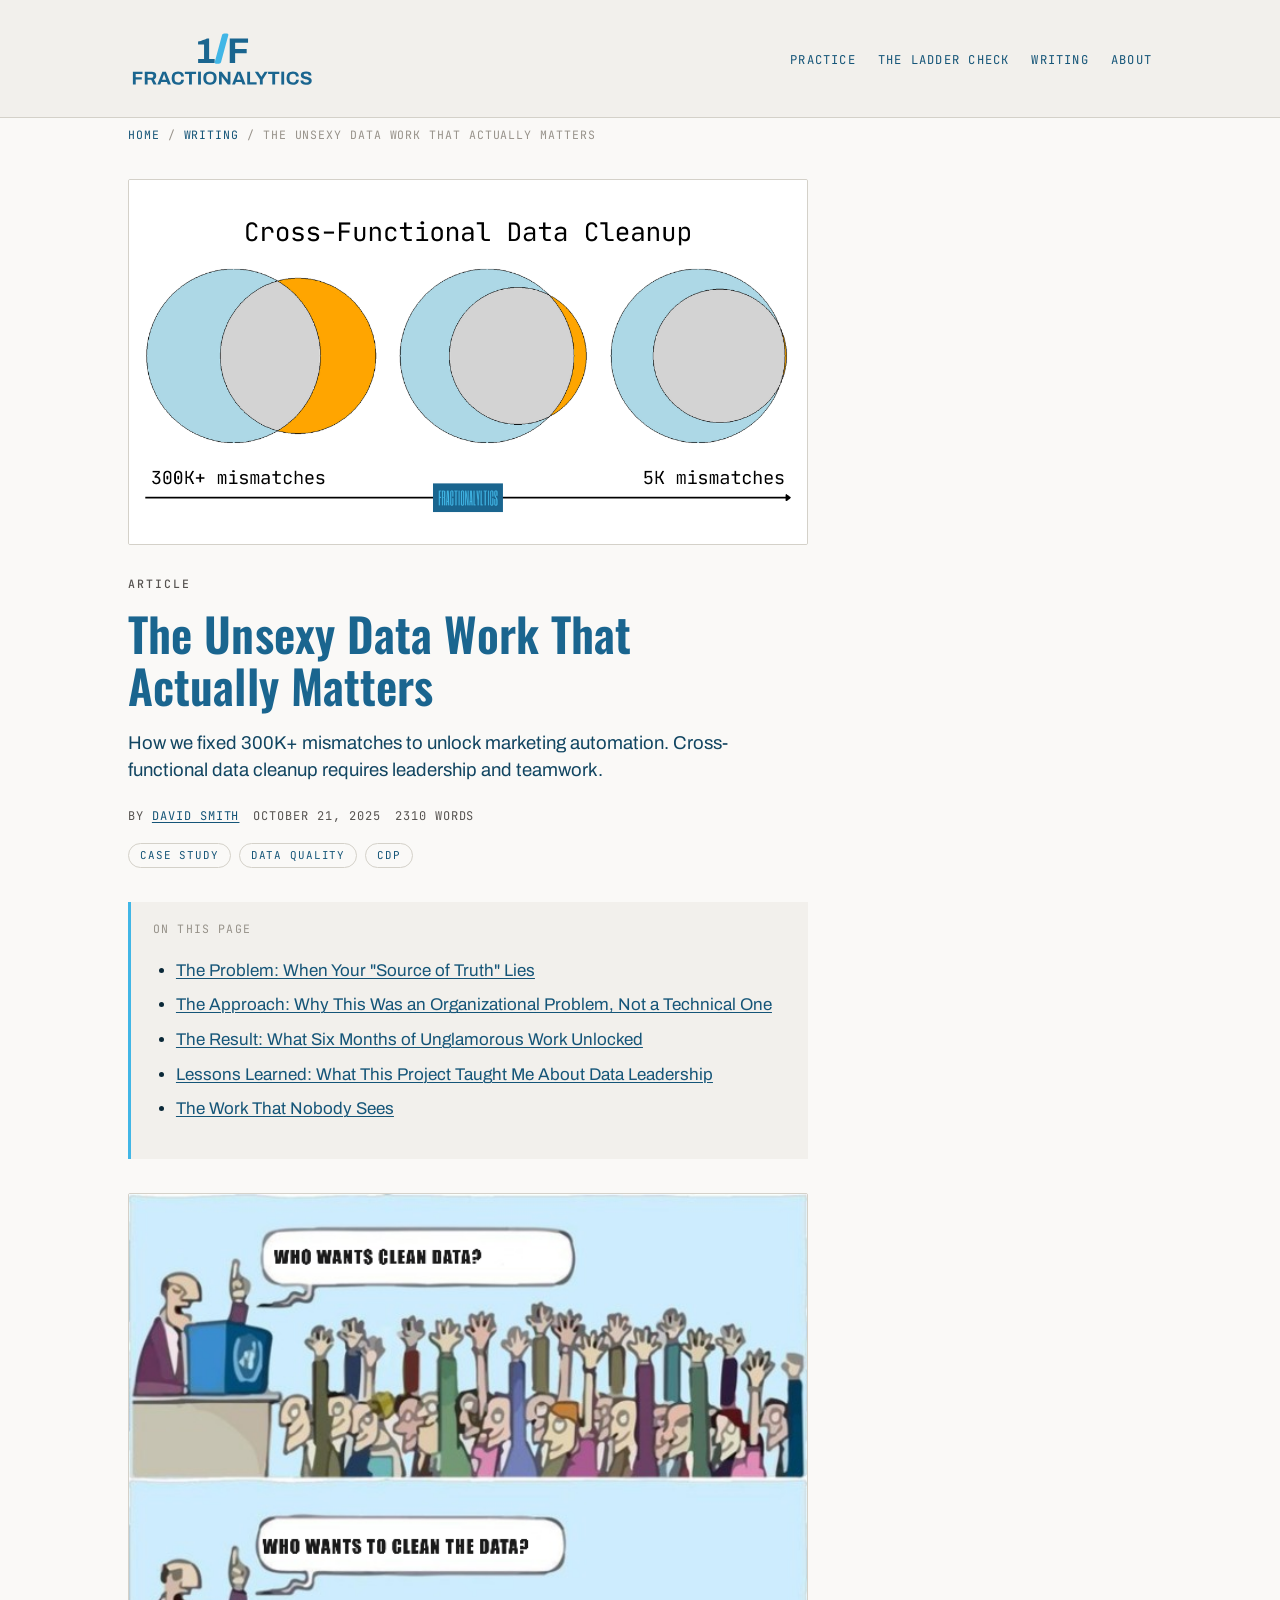
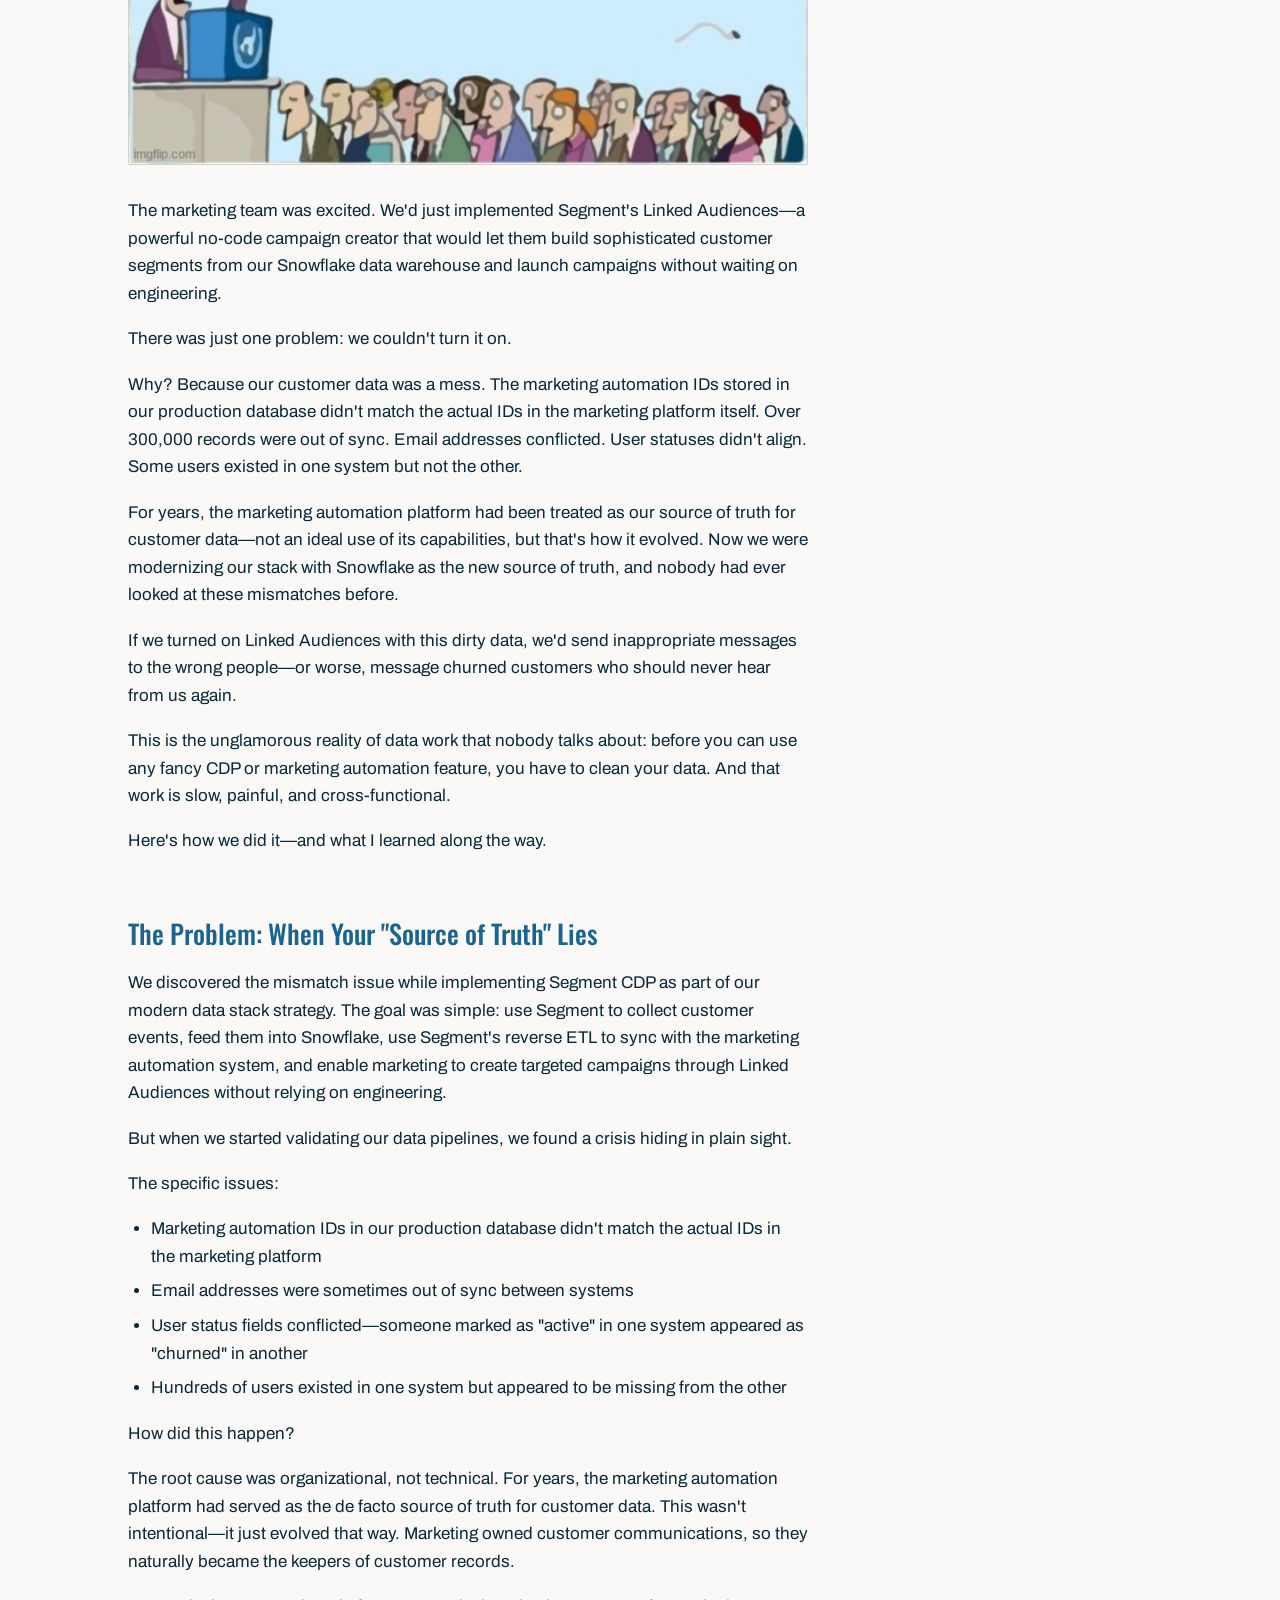
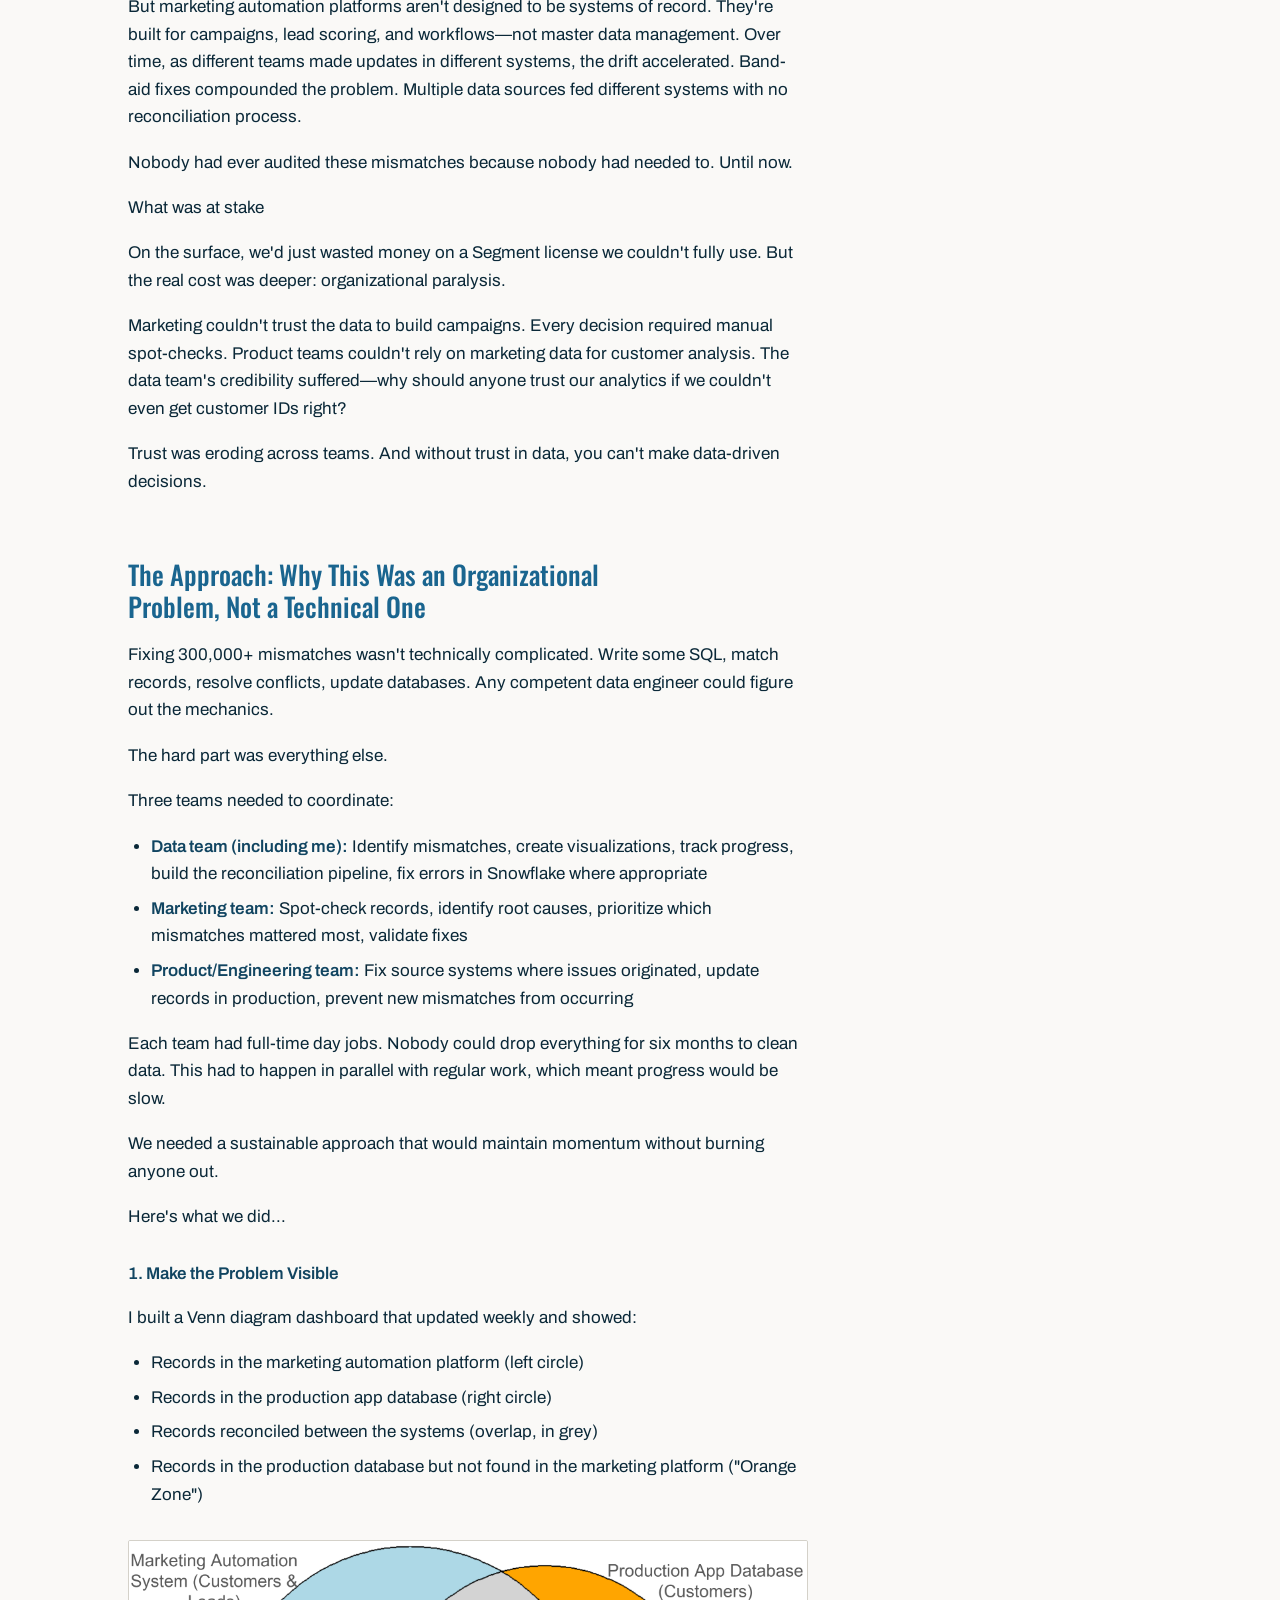
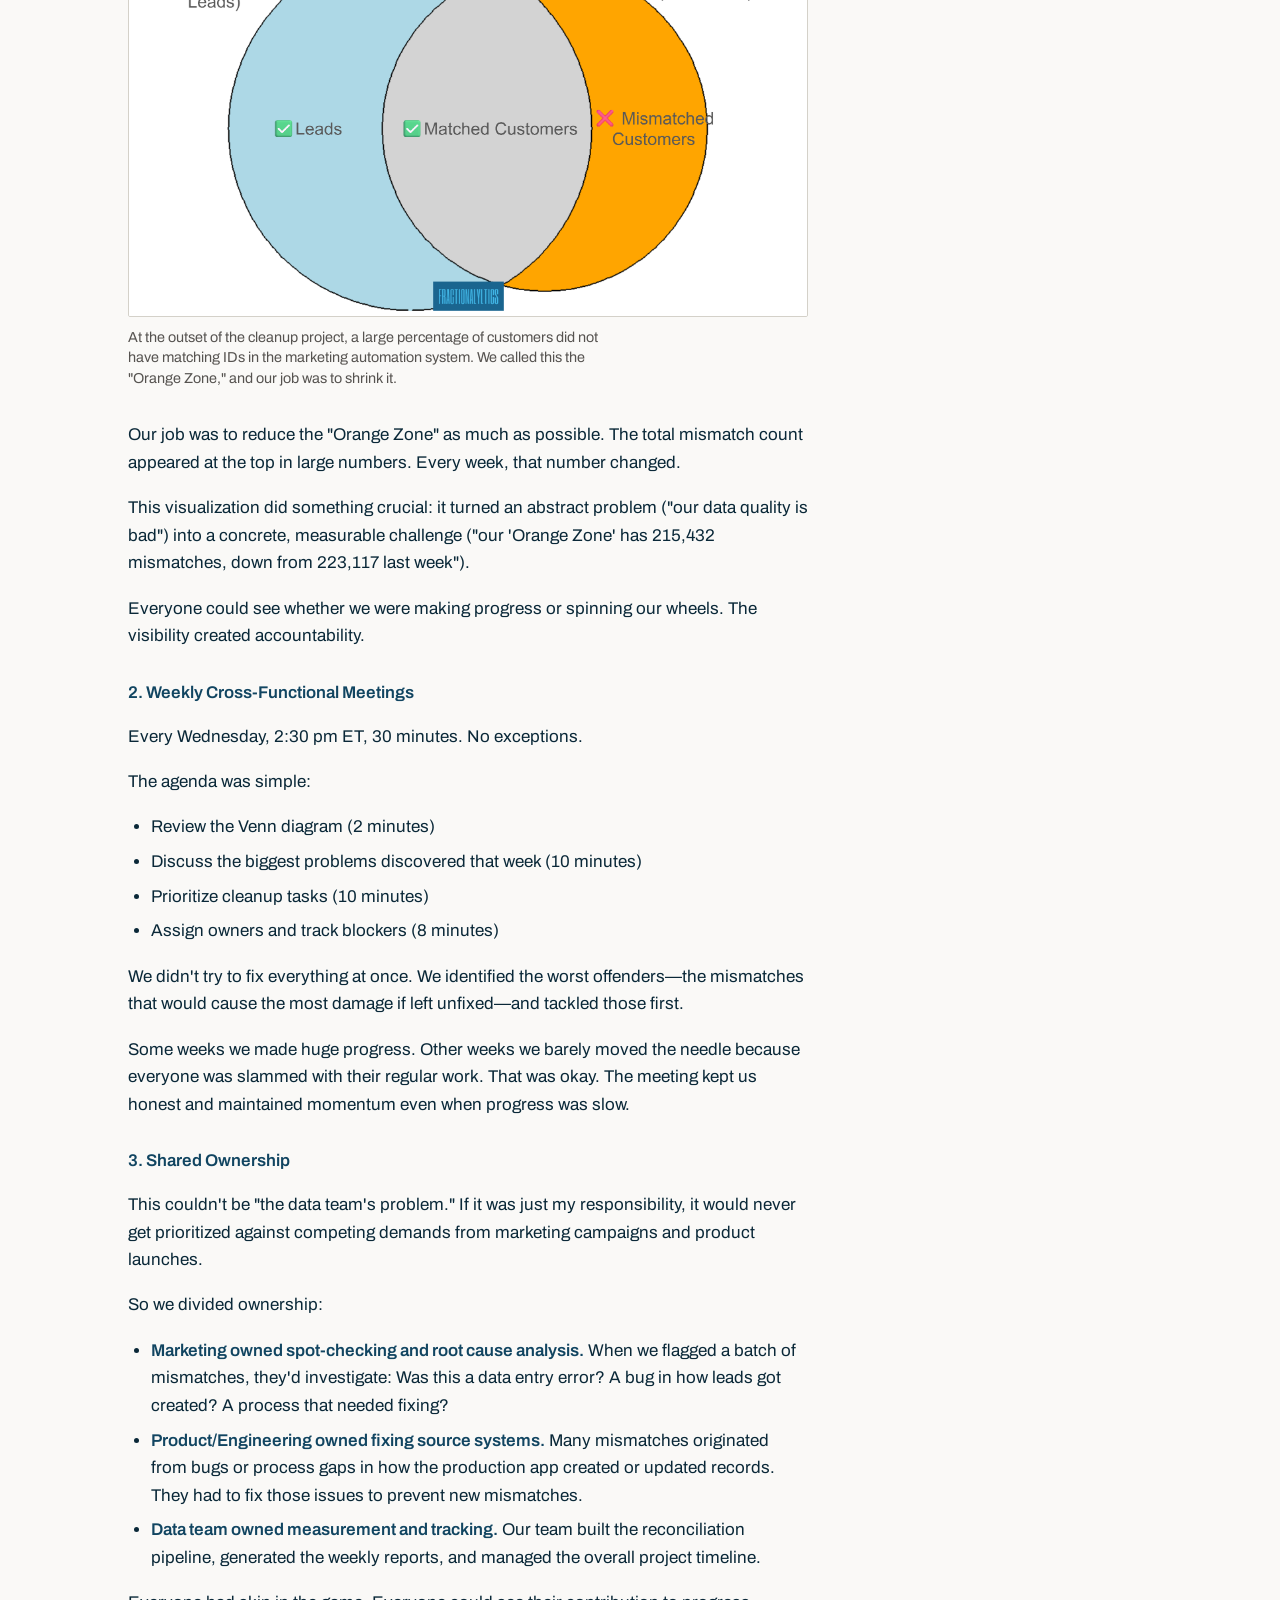
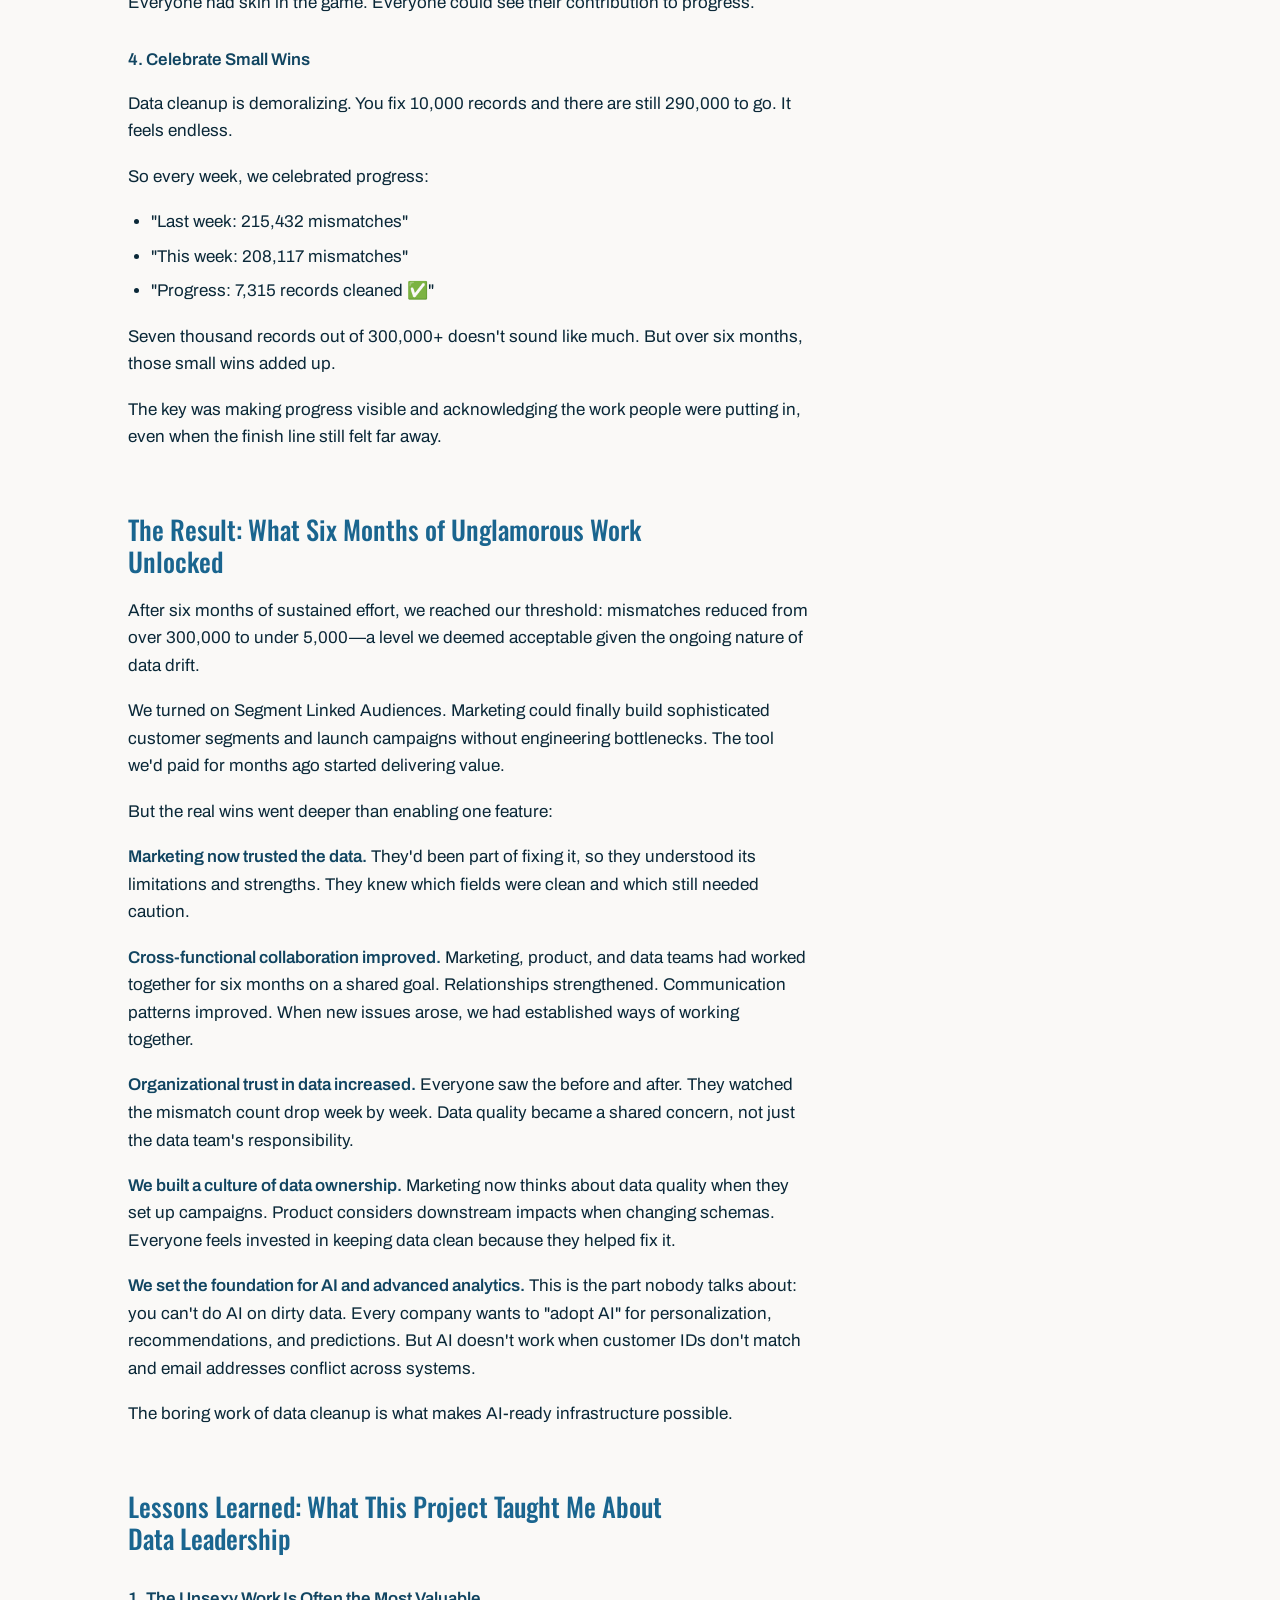
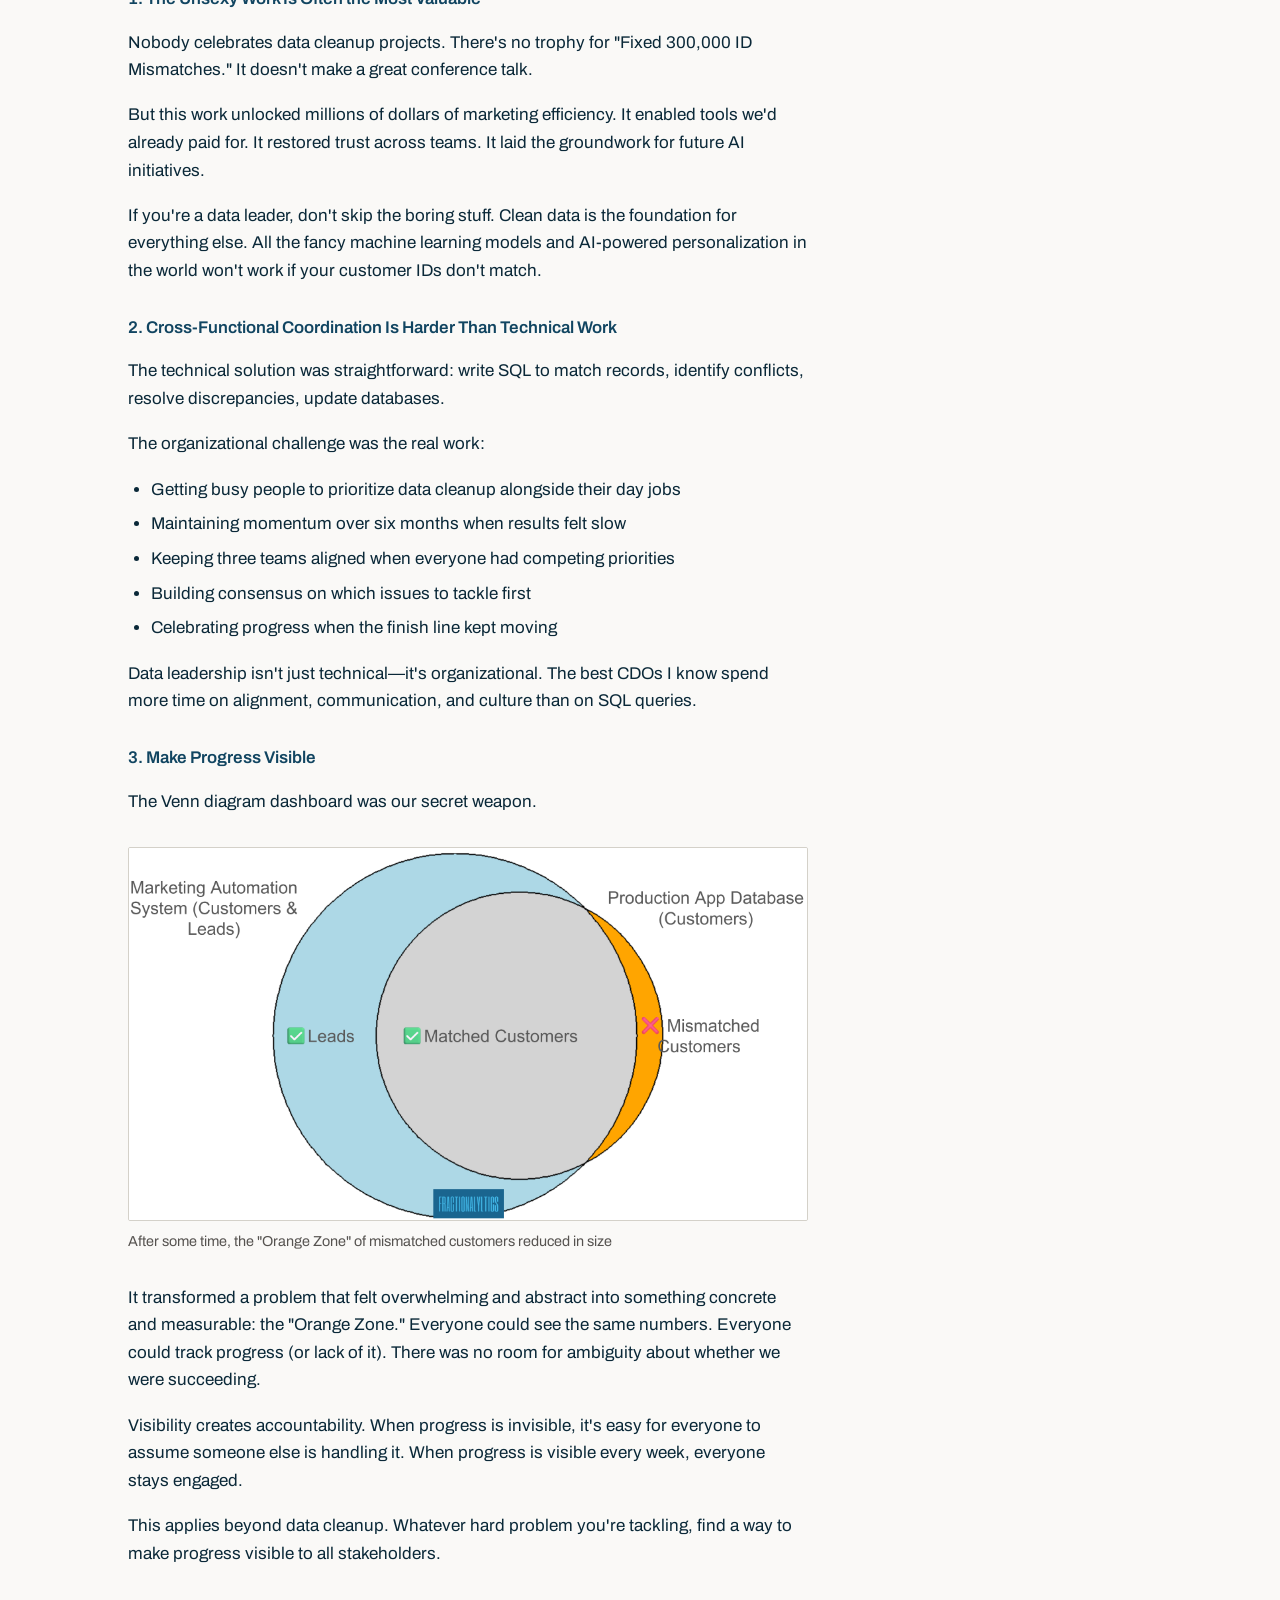
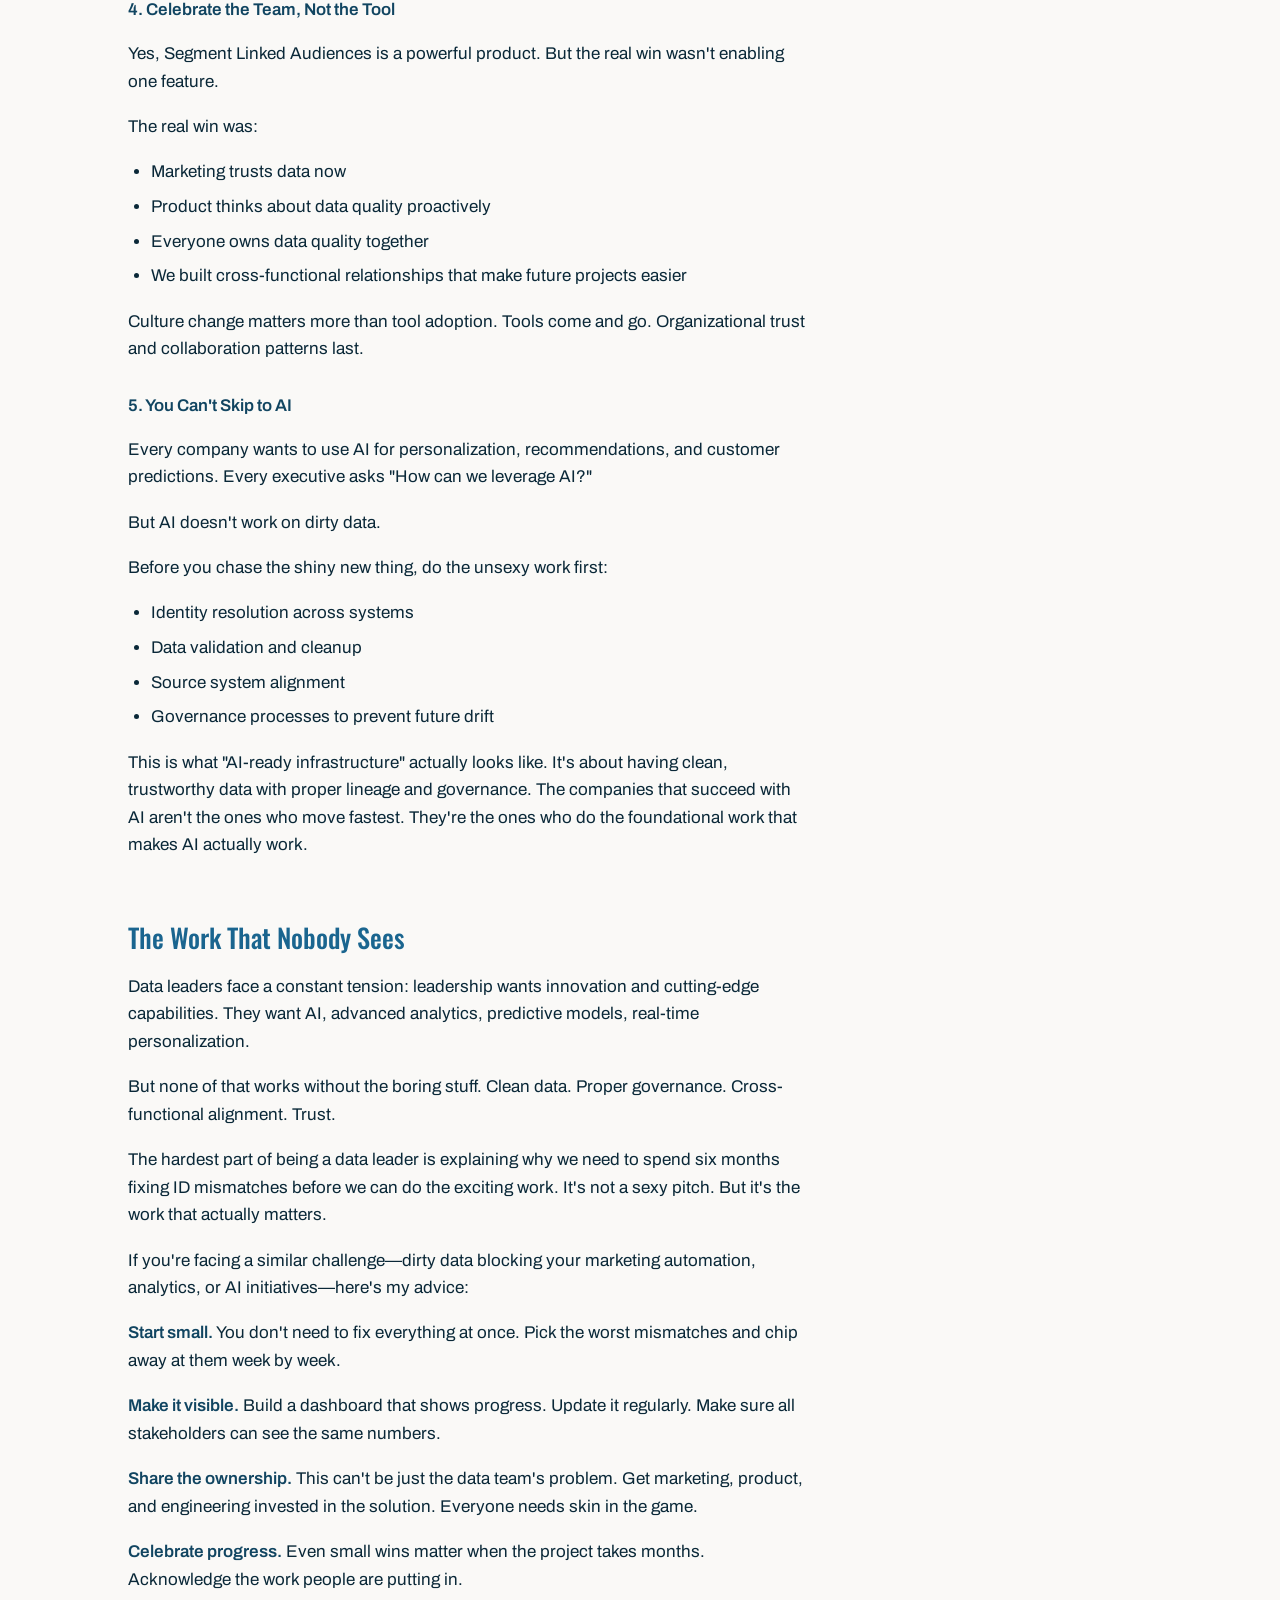
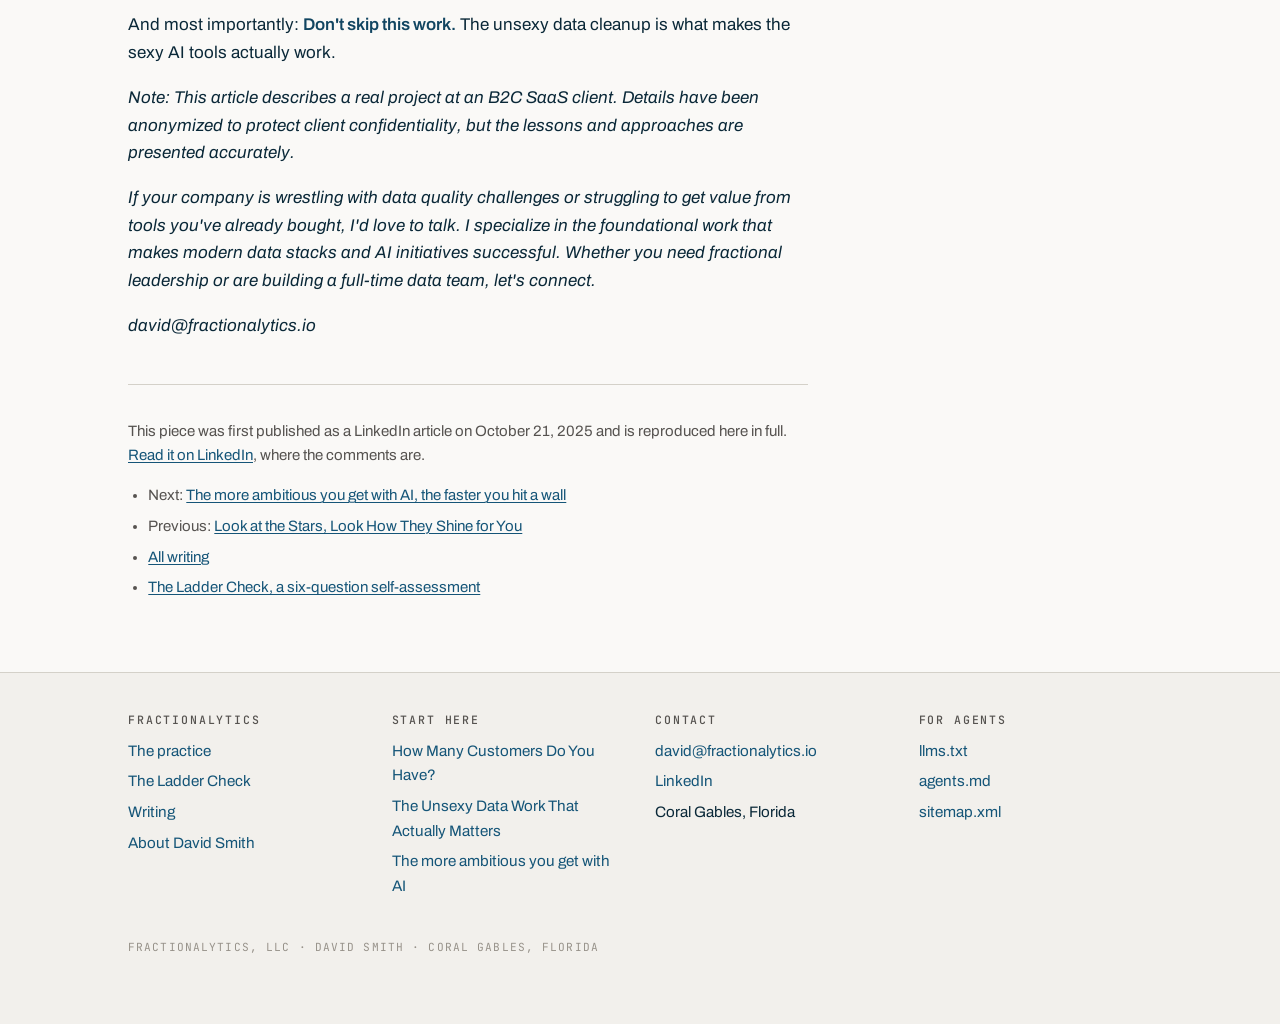
<file: writing/the-unsexy-data-work-that-actually-matters/index.html>
<!DOCTYPE html>
<html lang="en">
<head>
<meta charset="utf-8">
<meta name="viewport" content="width=device-width, initial-scale=1">
<title>The Unsexy Data Work That Actually Matters | David Smith</title>
<meta name="description" content="How we fixed 300K+ mismatches to unlock marketing automation. Cross-functional data cleanup requires leadership and teamwork.">
<meta name="author" content="David Smith">
<meta name="robots" content="index, follow, max-snippet:-1, max-image-preview:large, max-video-preview:-1">
<link rel="canonical" href="https://fractionalytics.io/writing/the-unsexy-data-work-that-actually-matters/">
<meta property="og:type" content="article">
<meta property="og:site_name" content="Fractionalytics">
<meta property="og:locale" content="en_US">
<meta property="og:url" content="https://fractionalytics.io/writing/the-unsexy-data-work-that-actually-matters/">
<meta property="og:title" content="The Unsexy Data Work That Actually Matters | David Smith">
<meta property="og:description" content="How we fixed 300K+ mismatches to unlock marketing automation. Cross-functional data cleanup requires leadership and teamwork.">
<meta property="og:image" content="https://fractionalytics.io/writing/img/cover-unsexy.png">
<meta property="og:image:width" content="2400">
<meta property="og:image:height" content="1260">
<meta property="og:image:alt" content="Fractionalytics: AI strategy, the data beneath it, and the systems to run it">
<meta property="article:published_time" content="2025-10-21">
<meta property="article:author" content="David Smith">
<meta name="twitter:card" content="summary_large_image">
<meta name="twitter:title" content="The Unsexy Data Work That Actually Matters | David Smith">
<meta name="twitter:description" content="How we fixed 300K+ mismatches to unlock marketing automation. Cross-functional data cleanup requires leadership and teamwork.">
<meta name="twitter:image" content="https://fractionalytics.io/writing/img/cover-unsexy.png">
<link rel="icon" href="/favicon.svg" type="image/svg+xml">
<link rel="preconnect" href="https://fonts.googleapis.com">
<link rel="preconnect" href="https://fonts.gstatic.com" crossorigin>
<link rel="stylesheet" href="https://fonts.googleapis.com/css2?family=Oswald:wght@400;500;600&family=Archivo:wght@400;500;600&family=JetBrains+Mono:wght@400;500&display=swap">
<link rel="stylesheet" href="/styles.css?v=1cb3b368">
<link rel="sitemap" type="application/xml" href="/sitemap.xml">
<link rel="alternate" type="text/plain" href="/llms.txt" title="llms.txt">
<script type="application/ld+json">{"@context":"https://schema.org","@graph":[{"@type":"WebSite","@id":"https://fractionalytics.io/#website","url":"https://fractionalytics.io/","name":"Fractionalytics","description":"AI strategy, the data beneath it, and the systems to run it.","inLanguage":"en-US","publisher":{"@id":"https://fractionalytics.io/#organization"},"copyrightHolder":{"@id":"https://fractionalytics.io/#organization"}},{"@type":"ProfessionalService","@id":"https://fractionalytics.io/#organization","name":"Fractionalytics, LLC","alternateName":"Fractionalytics","url":"https://fractionalytics.io/","logo":{"@type":"ImageObject","url":"https://fractionalytics.io/logo-stack.svg","caption":"Fractionalytics"},"image":"https://fractionalytics.io/og-card-2026-07.png","email":"david@fractionalytics.io","slogan":"AI strategy, the data beneath it, and the systems to run it","description":"Fractional Chief Data Officer practice. Data strategy, foundations, remediation and customer analytics for companies moving on AI, whose ambitions have outrun the state of their data.","founder":{"@id":"https://fractionalytics.io/#david-smith"},"employee":{"@id":"https://fractionalytics.io/#david-smith"},"address":{"@type":"PostalAddress","addressLocality":"Coral Gables","addressRegion":"FL","addressCountry":"US"},"areaServed":[{"@type":"Country","name":"United States"},{"@type":"Place","name":"Latin America"},{"@type":"Place","name":"Europe"}],"knowsAbout":["AI readiness","Data strategy","Data foundations","Data remediation","Data quality","Entity resolution","Identity resolution","Fractional Chief Data Officer","Customer analytics","Customer lifetime value","Cohort analysis","Data diligence","Customer data platforms","Modern data stack","dbt","Snowflake","Databricks","BigQuery"],"sameAs":["https://www.linkedin.com/in/dksmith01/"]},{"@type":"Person","@id":"https://fractionalytics.io/#david-smith","name":"David Smith","givenName":"David","familyName":"Smith","jobTitle":"Fractional Chief Data Officer","description":"Fractional Chief Data Officer. Sets AI strategy with leadership teams, builds the data and systems underneath it, and ships the highest-leverage pieces.","url":"https://fractionalytics.io/about/","email":"david@fractionalytics.io","worksFor":{"@id":"https://fractionalytics.io/#organization"},"homeLocation":{"@type":"Place","name":"Coral Gables, Florida"},"alumniOf":[{"@type":"CollegeOrUniversity","name":"The Wharton School, University of Pennsylvania"},{"@type":"CollegeOrUniversity","name":"Rice University"}],"knowsLanguage":["en","es"],"knowsAbout":["AI readiness","Data strategy","Data foundations","Data remediation","Data quality","Entity resolution","Identity resolution","Fractional Chief Data Officer","Customer analytics","Customer lifetime value","Cohort analysis","Data diligence","Customer data platforms","Modern data stack","dbt","Snowflake","Databricks","BigQuery"],"sameAs":["https://www.linkedin.com/in/dksmith01/","https://www.youtube.com/watch?v=DdW_h7ugRhg"]},{"@type":"BlogPosting","@id":"https://fractionalytics.io/writing/the-unsexy-data-work-that-actually-matters/#article","headline":"The Unsexy Data Work That Actually Matters","alternativeHeadline":"How we fixed 300K+ mismatches to unlock marketing automation. Cross-functional data cleanup requires leadership and teamwork.","description":"How we fixed 300K+ mismatches to unlock marketing automation. Cross-functional data cleanup requires leadership and teamwork.","wordCount":2310,"datePublished":"2025-10-21","dateModified":"2025-10-21","inLanguage":"en-US","url":"https://fractionalytics.io/writing/the-unsexy-data-work-that-actually-matters/","mainEntityOfPage":{"@type":"WebPage","@id":"https://fractionalytics.io/writing/the-unsexy-data-work-that-actually-matters/"},"author":{"@id":"https://fractionalytics.io/#david-smith"},"creator":{"@id":"https://fractionalytics.io/#david-smith"},"publisher":{"@id":"https://fractionalytics.io/#organization"},"isPartOf":{"@id":"https://fractionalytics.io/writing/#blog"},"keywords":"case study, data quality, CDP","image":"https://fractionalytics.io/og-card-2026-07.png","sameAs":["https://www.linkedin.com/pulse/unsexy-data-work-actually-matters-how-we-fixed-300k-mismatches-smith-gt1we/"],"articleSection":"case study"},{"@type":"BreadcrumbList","@id":"https://fractionalytics.io/writing/the-unsexy-data-work-that-actually-matters/#breadcrumb","itemListElement":[{"@type":"ListItem","position":1,"name":"Home","item":"https://fractionalytics.io/"},{"@type":"ListItem","position":2,"name":"Writing","item":"https://fractionalytics.io/writing/"},{"@type":"ListItem","position":3,"name":"The Unsexy Data Work That Actually Matters","item":"https://fractionalytics.io/writing/the-unsexy-data-work-that-actually-matters/"}]}]}</script>
</head>
<body>
<a class="skip-link" href="#main">Skip to content</a>
<header class="masthead">
<div class="masthead-inner">
<a href="/" aria-label="Fractionalytics home"><img class="logo" src="/logo-stack.svg" alt="Fractionalytics" width="327" height="102"></a>
<nav class="sitenav" aria-label="Primary"><ul><li><a href="/">Practice</a></li><li><a href="/diagnostic/">The Ladder Check</a></li><li><a href="/writing/">Writing</a></li><li><a href="/about/">About</a></li></ul></nav>
</div>
</header>
<main id="main" class="wrap">
<nav class="crumbs" aria-label="Breadcrumb"><ol><li><a href="/">Home</a><span aria-hidden="true"> /</span></li><li><a href="/writing/">Writing</a><span aria-hidden="true"> /</span></li><li><span aria-current="page">The Unsexy Data Work That Actually Matters</span></li></ol></nav>
<article class="prose">
<figure class="cover">
<img src="/writing/img/cover-unsexy.png" alt="&quot;Three Venn diagrams in a row, the orange mismatch area shrinking from left to right, under the heading &quot;Cross-Functional Data Cleanup&quot;. Beneath, an arrow running from &quot;300K+ mismatches&quot; to &quot;5K mismatches&quot;.&quot;" width="1200" height="644" fetchpriority="high" decoding="async">
</figure>
<header>
<p class="eyebrow">Article</p>
<h1>The Unsexy Data Work That Actually Matters</h1>
<p class="lede">How we fixed 300K+ mismatches to unlock marketing automation. Cross-functional data cleanup requires leadership and teamwork.</p>
<p class="article-meta">
<span>By <a href="/about/" rel="author">David Smith</a></span>
<span><time datetime="2025-10-21">October 21, 2025</time></span>
<span>2310 words</span>
</p>
<ul class="tags"><li>case study</li><li>data quality</li><li>CDP</li></ul>
</header>
<nav class="callout" aria-label="On this page"><p class="stamp">On this page</p><ul><li><a href="#the-problem-when-your-source-of-truth-lies">The Problem: When Your "Source of Truth" Lies</a></li><li><a href="#the-approach-why-this-was-an-organizational-problem-not-a-technical-one">The Approach: Why This Was an Organizational Problem, Not a Technical One</a></li><li><a href="#the-result-what-six-months-of-unglamorous-work-unlocked">The Result: What Six Months of Unglamorous Work Unlocked</a></li><li><a href="#lessons-learned-what-this-project-taught-me-about-data-leadership">Lessons Learned: What This Project Taught Me About Data Leadership</a></li><li><a href="#the-work-that-nobody-sees">The Work That Nobody Sees</a></li></ul></nav>
<div class="article-body">
<figure class="figure-img">
<img src="/writing/img/unsexy-meme-clean-the-data.png" alt="Cartoon meme. A speaker asks a crowd &quot;Who wants clean data?&quot; and every hand goes up. He then asks &quot;Who wants to CLEAN the data?&quot; and every hand goes down." loading="lazy" decoding="async">

</figure>
<p>The marketing team was excited. We'd just implemented Segment's Linked Audiences—a powerful no-code campaign creator that would let them build sophisticated customer segments from our Snowflake data warehouse and launch campaigns without waiting on engineering.</p>
<p>There was just one problem: we couldn't turn it on.</p>
<p>Why? Because our customer data was a mess. The marketing automation IDs stored in our production database didn't match the actual IDs in the marketing platform itself. Over 300,000 records were out of sync. Email addresses conflicted. User statuses didn't align. Some users existed in one system but not the other.</p>
<p>For years, the marketing automation platform had been treated as our source of truth for customer data—not an ideal use of its capabilities, but that's how it evolved. Now we were modernizing our stack with Snowflake as the new source of truth, and nobody had ever looked at these mismatches before.</p>
<p>If we turned on Linked Audiences with this dirty data, we'd send inappropriate messages to the wrong people—or worse, message churned customers who should never hear from us again.</p>
<p>This is the unglamorous reality of data work that nobody talks about: before you can use any fancy CDP or marketing automation feature, you have to clean your data. And that work is slow, painful, and cross-functional.</p>
<p>Here's how we did it—and what I learned along the way.</p>
<h2 id="the-problem-when-your-source-of-truth-lies">The Problem: When Your "Source of Truth" Lies</h2>
<p>We discovered the mismatch issue while implementing Segment CDP as part of our modern data stack strategy. The goal was simple: use Segment to collect customer events, feed them into Snowflake, use Segment's reverse ETL to sync with the marketing automation system, and enable marketing to create targeted campaigns through Linked Audiences without relying on engineering.</p>
<p>But when we started validating our data pipelines, we found a crisis hiding in plain sight.</p>
<p>The specific issues:</p>
<ul>
<li>Marketing automation IDs in our production database didn't match the actual IDs in the marketing platform</li>
<li>Email addresses were sometimes out of sync between systems</li>
<li>User status fields conflicted—someone marked as "active" in one system appeared as "churned" in another</li>
<li>Hundreds of users existed in one system but appeared to be missing from the other</li>
</ul>
<p>How did this happen?</p>
<p>The root cause was organizational, not technical. For years, the marketing automation platform had served as the de facto source of truth for customer data. This wasn't intentional—it just evolved that way. Marketing owned customer communications, so they naturally became the keepers of customer records.</p>
<p>But marketing automation platforms aren't designed to be systems of record. They're built for campaigns, lead scoring, and workflows—not master data management. Over time, as different teams made updates in different systems, the drift accelerated. Band-aid fixes compounded the problem. Multiple data sources fed different systems with no reconciliation process.</p>
<p>Nobody had ever audited these mismatches because nobody had needed to. Until now.</p>
<p>What was at stake</p>
<p>On the surface, we'd just wasted money on a Segment license we couldn't fully use. But the real cost was deeper: organizational paralysis.</p>
<p>Marketing couldn't trust the data to build campaigns. Every decision required manual spot-checks. Product teams couldn't rely on marketing data for customer analysis. The data team's credibility suffered—why should anyone trust our analytics if we couldn't even get customer IDs right?</p>
<p>Trust was eroding across teams. And without trust in data, you can't make data-driven decisions.</p>
<h2 id="the-approach-why-this-was-an-organizational-problem-not-a-technical-one">The Approach: Why This Was an Organizational Problem, Not a Technical One</h2>
<p>Fixing 300,000+ mismatches wasn't technically complicated. Write some SQL, match records, resolve conflicts, update databases. Any competent data engineer could figure out the mechanics.</p>
<p>The hard part was everything else.</p>
<p>Three teams needed to coordinate:</p>
<ul>
<li><strong>Data team (including me):</strong> Identify mismatches, create visualizations, track progress, build the reconciliation pipeline, fix errors in Snowflake where appropriate</li>
<li><strong>Marketing team:</strong> Spot-check records, identify root causes, prioritize which mismatches mattered most, validate fixes</li>
<li><strong>Product/Engineering team:</strong> Fix source systems where issues originated, update records in production, prevent new mismatches from occurring</li>
</ul>
<p>Each team had full-time day jobs. Nobody could drop everything for six months to clean data. This had to happen in parallel with regular work, which meant progress would be slow.</p>
<p>We needed a sustainable approach that would maintain momentum without burning anyone out.</p>
<p>Here's what we did...</p>
<h3 id="1-make-the-problem-visible">1. Make the Problem Visible</h3>
<p>I built a Venn diagram dashboard that updated weekly and showed:</p>
<ul>
<li>Records in the marketing automation platform (left circle)</li>
<li>Records in the production app database (right circle)</li>
<li>Records reconciled between the systems (overlap, in grey)</li>
<li>Records in the production database but not found in the marketing platform ("Orange Zone")</li>
</ul>
<figure class="figure-img">
<img src="/writing/img/unsexy-venn-start.png" alt="At the outset of the cleanup project, a large percentage of customers did not have matching IDs in the marketing automation system. We called this the &quot;Orange Zone,&quot; and our job was to shrink it." loading="lazy" decoding="async">
<figcaption>At the outset of the cleanup project, a large percentage of customers did not have matching IDs in the marketing automation system. We called this the "Orange Zone," and our job was to shrink it.</figcaption>
</figure>
<p>Our job was to reduce the "Orange Zone" as much as possible. The total mismatch count appeared at the top in large numbers. Every week, that number changed.</p>
<p>This visualization did something crucial: it turned an abstract problem ("our data quality is bad") into a concrete, measurable challenge ("our 'Orange Zone' has 215,432 mismatches, down from 223,117 last week").</p>
<p>Everyone could see whether we were making progress or spinning our wheels. The visibility created accountability.</p>
<h3 id="2-weekly-cross-functional-meetings">2. Weekly Cross-Functional Meetings</h3>
<p>Every Wednesday, 2:30 pm ET, 30 minutes. No exceptions.</p>
<p>The agenda was simple:</p>
<ul>
<li>Review the Venn diagram (2 minutes)</li>
<li>Discuss the biggest problems discovered that week (10 minutes)</li>
<li>Prioritize cleanup tasks (10 minutes)</li>
<li>Assign owners and track blockers (8 minutes)</li>
</ul>
<p>We didn't try to fix everything at once. We identified the worst offenders—the mismatches that would cause the most damage if left unfixed—and tackled those first.</p>
<p>Some weeks we made huge progress. Other weeks we barely moved the needle because everyone was slammed with their regular work. That was okay. The meeting kept us honest and maintained momentum even when progress was slow.</p>
<h3 id="3-shared-ownership">3. Shared Ownership</h3>
<p>This couldn't be "the data team's problem." If it was just my responsibility, it would never get prioritized against competing demands from marketing campaigns and product launches.</p>
<p>So we divided ownership:</p>
<ul>
<li><strong>Marketing owned spot-checking and root cause analysis.</strong> When we flagged a batch of mismatches, they'd investigate: Was this a data entry error? A bug in how leads got created? A process that needed fixing?</li>
<li><strong>Product/Engineering owned fixing source systems.</strong> Many mismatches originated from bugs or process gaps in how the production app created or updated records. They had to fix those issues to prevent new mismatches.</li>
<li><strong>Data team owned measurement and tracking.</strong> Our team built the reconciliation pipeline, generated the weekly reports, and managed the overall project timeline.</li>
</ul>
<p>Everyone had skin in the game. Everyone could see their contribution to progress.</p>
<h3 id="4-celebrate-small-wins">4. Celebrate Small Wins</h3>
<p>Data cleanup is demoralizing. You fix 10,000 records and there are still 290,000 to go. It feels endless.</p>
<p>So every week, we celebrated progress:</p>
<ul>
<li>"Last week: 215,432 mismatches"</li>
<li>"This week: 208,117 mismatches"</li>
<li>"Progress: 7,315 records cleaned ✅"</li>
</ul>
<p>Seven thousand records out of 300,000+ doesn't sound like much. But over six months, those small wins added up.</p>
<p>The key was making progress visible and acknowledging the work people were putting in, even when the finish line still felt far away.</p>
<h2 id="the-result-what-six-months-of-unglamorous-work-unlocked">The Result: What Six Months of Unglamorous Work Unlocked</h2>
<p>After six months of sustained effort, we reached our threshold: mismatches reduced from over 300,000 to under 5,000—a level we deemed acceptable given the ongoing nature of data drift.</p>
<p>We turned on Segment Linked Audiences. Marketing could finally build sophisticated customer segments and launch campaigns without engineering bottlenecks. The tool we'd paid for months ago started delivering value.</p>
<p>But the real wins went deeper than enabling one feature:</p>
<p><strong>Marketing now trusted the data.</strong> They'd been part of fixing it, so they understood its limitations and strengths. They knew which fields were clean and which still needed caution.</p>
<p><strong>Cross-functional collaboration improved.</strong> Marketing, product, and data teams had worked together for six months on a shared goal. Relationships strengthened. Communication patterns improved. When new issues arose, we had established ways of working together.</p>
<p><strong>Organizational trust in data increased.</strong> Everyone saw the before and after. They watched the mismatch count drop week by week. Data quality became a shared concern, not just the data team's responsibility.</p>
<p><strong>We built a culture of data ownership.</strong> Marketing now thinks about data quality when they set up campaigns. Product considers downstream impacts when changing schemas. Everyone feels invested in keeping data clean because they helped fix it.</p>
<p><strong>We set the foundation for AI and advanced analytics.</strong> This is the part nobody talks about: you can't do AI on dirty data. Every company wants to "adopt AI" for personalization, recommendations, and predictions. But AI doesn't work when customer IDs don't match and email addresses conflict across systems.</p>
<p>The boring work of data cleanup is what makes AI-ready infrastructure possible.</p>
<h2 id="lessons-learned-what-this-project-taught-me-about-data-leadership">Lessons Learned: What This Project Taught Me About Data Leadership</h2>
<h3 id="1-the-unsexy-work-is-often-the-most-valuable">1. The Unsexy Work Is Often the Most Valuable</h3>
<p>Nobody celebrates data cleanup projects. There's no trophy for "Fixed 300,000 ID Mismatches." It doesn't make a great conference talk.</p>
<p>But this work unlocked millions of dollars of marketing efficiency. It enabled tools we'd already paid for. It restored trust across teams. It laid the groundwork for future AI initiatives.</p>
<p>If you're a data leader, don't skip the boring stuff. Clean data is the foundation for everything else. All the fancy machine learning models and AI-powered personalization in the world won't work if your customer IDs don't match.</p>
<h3 id="2-cross-functional-coordination-is-harder-than-technical-work">2. Cross-Functional Coordination Is Harder Than Technical Work</h3>
<p>The technical solution was straightforward: write SQL to match records, identify conflicts, resolve discrepancies, update databases.</p>
<p>The organizational challenge was the real work:</p>
<ul>
<li>Getting busy people to prioritize data cleanup alongside their day jobs</li>
<li>Maintaining momentum over six months when results felt slow</li>
<li>Keeping three teams aligned when everyone had competing priorities</li>
<li>Building consensus on which issues to tackle first</li>
<li>Celebrating progress when the finish line kept moving</li>
</ul>
<p>Data leadership isn't just technical—it's organizational. The best CDOs I know spend more time on alignment, communication, and culture than on SQL queries.</p>
<h3 id="3-make-progress-visible">3. Make Progress Visible</h3>
<p>The Venn diagram dashboard was our secret weapon.</p>
<figure class="figure-img">
<img src="/writing/img/unsexy-venn-later.png" alt="After some time, the &quot;Orange Zone&quot; of mismatched customers reduced in size" loading="lazy" decoding="async">
<figcaption>After some time, the "Orange Zone" of mismatched customers reduced in size</figcaption>
</figure>
<p>It transformed a problem that felt overwhelming and abstract into something concrete and measurable: the "Orange Zone." Everyone could see the same numbers. Everyone could track progress (or lack of it). There was no room for ambiguity about whether we were succeeding.</p>
<p>Visibility creates accountability. When progress is invisible, it's easy for everyone to assume someone else is handling it. When progress is visible every week, everyone stays engaged.</p>
<p>This applies beyond data cleanup. Whatever hard problem you're tackling, find a way to make progress visible to all stakeholders.</p>
<h3 id="4-celebrate-the-team-not-the-tool">4. Celebrate the Team, Not the Tool</h3>
<p>Yes, Segment Linked Audiences is a powerful product. But the real win wasn't enabling one feature.</p>
<p>The real win was:</p>
<ul>
<li>Marketing trusts data now</li>
<li>Product thinks about data quality proactively</li>
<li>Everyone owns data quality together</li>
<li>We built cross-functional relationships that make future projects easier</li>
</ul>
<p>Culture change matters more than tool adoption. Tools come and go. Organizational trust and collaboration patterns last.</p>
<h3 id="5-you-can-t-skip-to-ai">5. You Can't Skip to AI</h3>
<p>Every company wants to use AI for personalization, recommendations, and customer predictions. Every executive asks "How can we leverage AI?"</p>
<p>But AI doesn't work on dirty data.</p>
<p>Before you chase the shiny new thing, do the unsexy work first:</p>
<ul>
<li>Identity resolution across systems</li>
<li>Data validation and cleanup</li>
<li>Source system alignment</li>
<li>Governance processes to prevent future drift</li>
</ul>
<p>This is what "AI-ready infrastructure" actually looks like. It's about having clean, trustworthy data with proper lineage and governance. The companies that succeed with AI aren't the ones who move fastest. They're the ones who do the foundational work that makes AI actually work.</p>
<h2 id="the-work-that-nobody-sees">The Work That Nobody Sees</h2>
<p>Data leaders face a constant tension: leadership wants innovation and cutting-edge capabilities. They want AI, advanced analytics, predictive models, real-time personalization.</p>
<p>But none of that works without the boring stuff. Clean data. Proper governance. Cross-functional alignment. Trust.</p>
<p>The hardest part of being a data leader is explaining why we need to spend six months fixing ID mismatches before we can do the exciting work. It's not a sexy pitch. But it's the work that actually matters.</p>
<p>If you're facing a similar challenge—dirty data blocking your marketing automation, analytics, or AI initiatives—here's my advice:</p>
<p><strong>Start small.</strong> You don't need to fix everything at once. Pick the worst mismatches and chip away at them week by week.</p>
<p><strong>Make it visible.</strong> Build a dashboard that shows progress. Update it regularly. Make sure all stakeholders can see the same numbers.</p>
<p><strong>Share the ownership.</strong> This can't be just the data team's problem. Get marketing, product, and engineering invested in the solution. Everyone needs skin in the game.</p>
<p><strong>Celebrate progress.</strong> Even small wins matter when the project takes months. Acknowledge the work people are putting in.</p>
<p>And most importantly: <strong>Don't skip this work.</strong> The unsexy data cleanup is what makes the sexy AI tools actually work.</p>
<p><em>Note: This article describes a real project at an B2C SaaS client. Details have been anonymized to protect client confidentiality, but the lessons and approaches are presented accurately.</em></p>
<p><em>If your company is wrestling with data quality challenges or struggling to get value from tools you've already bought, I'd love to talk. I specialize in the foundational work that makes modern data stacks and AI initiatives successful. Whether you need fractional leadership or are building a full-time data team, let's connect.</em></p>
<p><em>david@fractionalytics.io</em></p>
</div>
<footer class="origin-note">
<p>This piece was first published as a LinkedIn article on October 21, 2025 and is reproduced here in full. <a href="https://www.linkedin.com/pulse/unsexy-data-work-actually-matters-how-we-fixed-300k-mismatches-smith-gt1we/" rel="noopener">Read it on LinkedIn</a>, where the comments are.</p>
<ul><li>Next: <a href="/writing/the-more-ambitious-you-get-with-ai/">The more ambitious you get with AI, the faster you hit a wall</a></li><li>Previous: <a href="/writing/look-at-the-stars/">Look at the Stars, Look How They Shine for You</a></li><li><a href="/writing/">All writing</a></li><li><a href="/diagnostic/">The Ladder Check, a six-question self-assessment</a></li></ul>
</footer>
</article>
</main>
<footer class="sitefooter">
<div class="wrap">
<div class="footer-grid">
<section>
<h2>Fractionalytics</h2>
<ul>
<li><a href="/">The practice</a></li>
<li><a href="/diagnostic/">The Ladder Check</a></li>
<li><a href="/writing/">Writing</a></li>
<li><a href="/about/">About David Smith</a></li>
</ul>
</section>
<section>
<h2>Start here</h2>
<ul>
<li><a href="/writing/how-many-customers-do-you-have/">How Many Customers Do You Have?</a></li>
<li><a href="/writing/the-unsexy-data-work-that-actually-matters/">The Unsexy Data Work That Actually Matters</a></li>
<li><a href="/writing/the-more-ambitious-you-get-with-ai/">The more ambitious you get with AI</a></li>
</ul>
</section>
<section>
<h2>Contact</h2>
<ul>
<li><a href="mailto:david@fractionalytics.io">david@fractionalytics.io</a></li>
<li><a href="https://www.linkedin.com/in/dksmith01/" rel="noopener">LinkedIn</a></li>
<li>Coral Gables, Florida</li>
</ul>
</section>
<section>
<h2>For agents</h2>
<ul>
<li><a href="/llms.txt">llms.txt</a></li>
<li><a href="/agents.md">agents.md</a></li>
<li><a href="/sitemap.xml">sitemap.xml</a></li>
</ul>
</section>
</div>
<p class="colophon">Fractionalytics, LLC &middot; David Smith &middot; Coral Gables, Florida</p>
</div>
</footer>

</body>
</html>
</file>
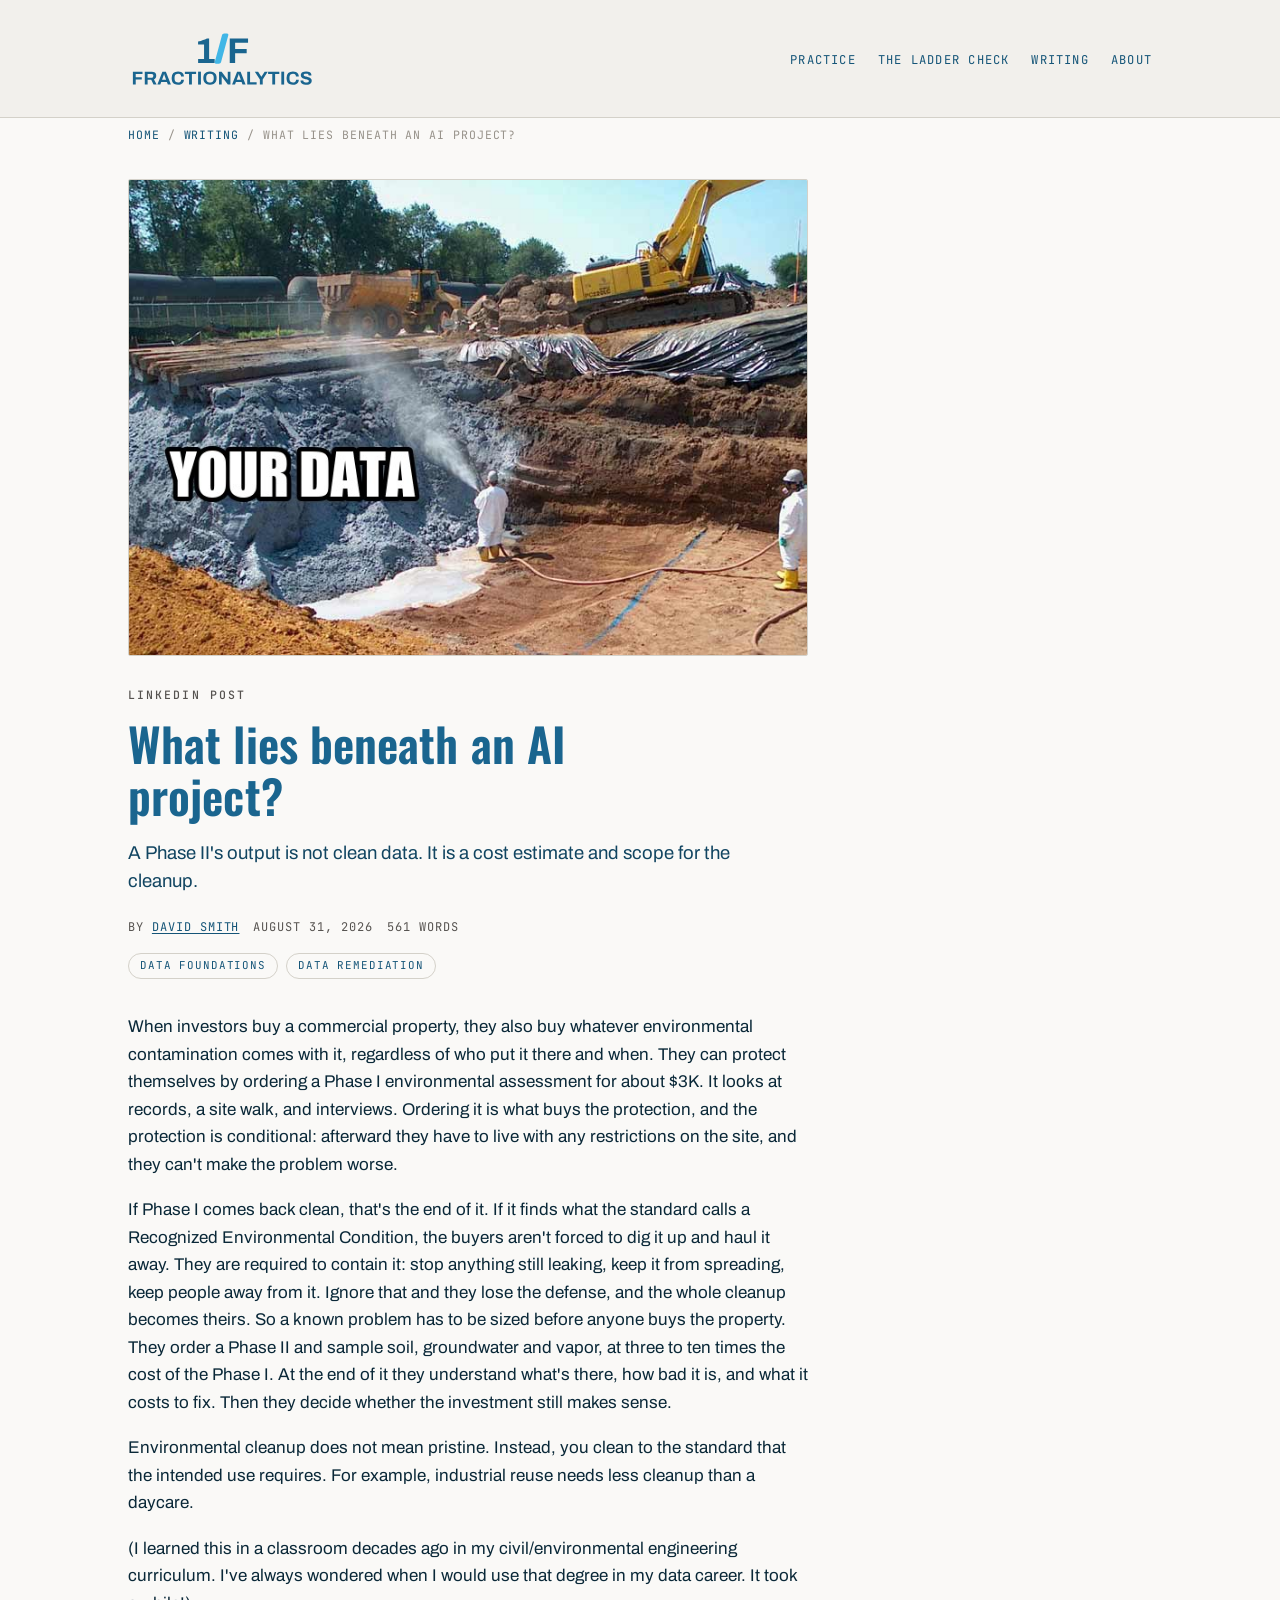
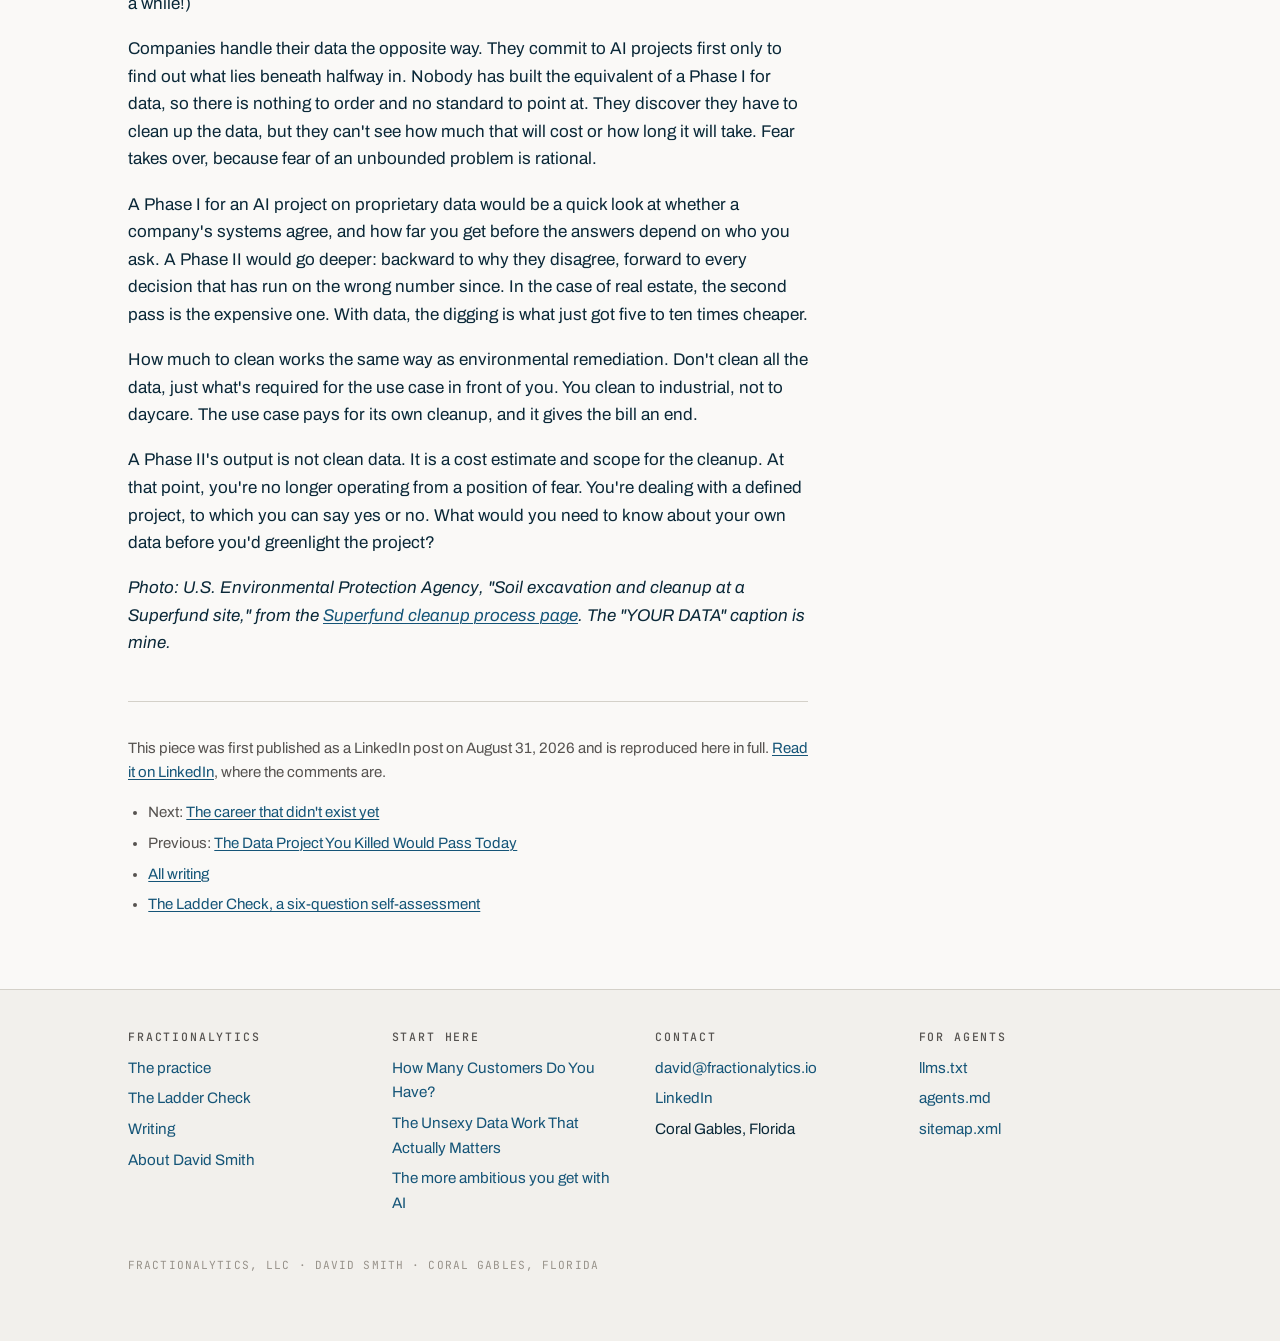
<file: writing/what-lies-beneath-an-ai-project/index.html>
<!DOCTYPE html>
<html lang="en">
<head>
<meta charset="utf-8">
<meta name="viewport" content="width=device-width, initial-scale=1">
<title>What lies beneath an AI project? | David Smith</title>
<meta name="description" content="A Phase II's output is not clean data. It is a cost estimate and scope for the cleanup. By David Smith, fractional CDO, August 2026.">
<meta name="author" content="David Smith">
<meta name="robots" content="index, follow, max-snippet:-1, max-image-preview:large, max-video-preview:-1">
<link rel="canonical" href="https://fractionalytics.io/writing/what-lies-beneath-an-ai-project/">
<meta property="og:type" content="article">
<meta property="og:site_name" content="Fractionalytics">
<meta property="og:locale" content="en_US">
<meta property="og:url" content="https://fractionalytics.io/writing/what-lies-beneath-an-ai-project/">
<meta property="og:title" content="What lies beneath an AI project? | David Smith">
<meta property="og:description" content="A Phase II's output is not clean data. It is a cost estimate and scope for the cleanup. By David Smith, fractional CDO, August 2026.">
<meta property="og:image" content="https://fractionalytics.io/writing/img/cover-superfund-your-data.jpg">
<meta property="og:image:width" content="2400">
<meta property="og:image:height" content="1260">
<meta property="og:image:alt" content="Fractionalytics: AI strategy, the data beneath it, and the systems to run it">
<meta property="article:published_time" content="2026-08-31">
<meta property="article:author" content="David Smith">
<meta name="twitter:card" content="summary_large_image">
<meta name="twitter:title" content="What lies beneath an AI project? | David Smith">
<meta name="twitter:description" content="A Phase II's output is not clean data. It is a cost estimate and scope for the cleanup. By David Smith, fractional CDO, August 2026.">
<meta name="twitter:image" content="https://fractionalytics.io/writing/img/cover-superfund-your-data.jpg">
<link rel="icon" href="/favicon.svg" type="image/svg+xml">
<link rel="preconnect" href="https://fonts.googleapis.com">
<link rel="preconnect" href="https://fonts.gstatic.com" crossorigin>
<link rel="stylesheet" href="https://fonts.googleapis.com/css2?family=Oswald:wght@400;500;600&family=Archivo:wght@400;500;600&family=JetBrains+Mono:wght@400;500&display=swap">
<link rel="stylesheet" href="/styles.css?v=1cb3b368">
<link rel="sitemap" type="application/xml" href="/sitemap.xml">
<link rel="alternate" type="text/plain" href="/llms.txt" title="llms.txt">
<script type="application/ld+json">{"@context":"https://schema.org","@graph":[{"@type":"WebSite","@id":"https://fractionalytics.io/#website","url":"https://fractionalytics.io/","name":"Fractionalytics","description":"AI strategy, the data beneath it, and the systems to run it.","inLanguage":"en-US","publisher":{"@id":"https://fractionalytics.io/#organization"},"copyrightHolder":{"@id":"https://fractionalytics.io/#organization"}},{"@type":"ProfessionalService","@id":"https://fractionalytics.io/#organization","name":"Fractionalytics, LLC","alternateName":"Fractionalytics","url":"https://fractionalytics.io/","logo":{"@type":"ImageObject","url":"https://fractionalytics.io/logo-stack.svg","caption":"Fractionalytics"},"image":"https://fractionalytics.io/og-card-2026-07.png","email":"david@fractionalytics.io","slogan":"AI strategy, the data beneath it, and the systems to run it","description":"Fractional Chief Data Officer practice. Data strategy, foundations, remediation and customer analytics for companies moving on AI, whose ambitions have outrun the state of their data.","founder":{"@id":"https://fractionalytics.io/#david-smith"},"employee":{"@id":"https://fractionalytics.io/#david-smith"},"address":{"@type":"PostalAddress","addressLocality":"Coral Gables","addressRegion":"FL","addressCountry":"US"},"areaServed":[{"@type":"Country","name":"United States"},{"@type":"Place","name":"Latin America"},{"@type":"Place","name":"Europe"}],"knowsAbout":["AI readiness","Data strategy","Data foundations","Data remediation","Data quality","Entity resolution","Identity resolution","Fractional Chief Data Officer","Customer analytics","Customer lifetime value","Cohort analysis","Data diligence","Customer data platforms","Modern data stack","dbt","Snowflake","Databricks","BigQuery"],"sameAs":["https://www.linkedin.com/in/dksmith01/"]},{"@type":"Person","@id":"https://fractionalytics.io/#david-smith","name":"David Smith","givenName":"David","familyName":"Smith","jobTitle":"Fractional Chief Data Officer","description":"Fractional Chief Data Officer. Sets AI strategy with leadership teams, builds the data and systems underneath it, and ships the highest-leverage pieces.","url":"https://fractionalytics.io/about/","email":"david@fractionalytics.io","worksFor":{"@id":"https://fractionalytics.io/#organization"},"homeLocation":{"@type":"Place","name":"Coral Gables, Florida"},"alumniOf":[{"@type":"CollegeOrUniversity","name":"The Wharton School, University of Pennsylvania"},{"@type":"CollegeOrUniversity","name":"Rice University"}],"knowsLanguage":["en","es"],"knowsAbout":["AI readiness","Data strategy","Data foundations","Data remediation","Data quality","Entity resolution","Identity resolution","Fractional Chief Data Officer","Customer analytics","Customer lifetime value","Cohort analysis","Data diligence","Customer data platforms","Modern data stack","dbt","Snowflake","Databricks","BigQuery"],"sameAs":["https://www.linkedin.com/in/dksmith01/","https://www.youtube.com/watch?v=DdW_h7ugRhg"]},{"@type":"BlogPosting","@id":"https://fractionalytics.io/writing/what-lies-beneath-an-ai-project/#article","headline":"What lies beneath an AI project?","alternativeHeadline":"A Phase II's output is not clean data. It is a cost estimate and scope for the cleanup.","description":"A Phase II's output is not clean data. It is a cost estimate and scope for the cleanup.","wordCount":561,"datePublished":"2026-08-31","dateModified":"2026-08-31","inLanguage":"en-US","url":"https://fractionalytics.io/writing/what-lies-beneath-an-ai-project/","mainEntityOfPage":{"@type":"WebPage","@id":"https://fractionalytics.io/writing/what-lies-beneath-an-ai-project/"},"author":{"@id":"https://fractionalytics.io/#david-smith"},"creator":{"@id":"https://fractionalytics.io/#david-smith"},"publisher":{"@id":"https://fractionalytics.io/#organization"},"isPartOf":{"@id":"https://fractionalytics.io/writing/#blog"},"keywords":"data foundations, data remediation","image":"https://fractionalytics.io/og-card-2026-07.png","sameAs":["https://www.linkedin.com/feed/update/urn:li:activity:7500156701317439488/"],"articleSection":"data foundations"},{"@type":"BreadcrumbList","@id":"https://fractionalytics.io/writing/what-lies-beneath-an-ai-project/#breadcrumb","itemListElement":[{"@type":"ListItem","position":1,"name":"Home","item":"https://fractionalytics.io/"},{"@type":"ListItem","position":2,"name":"Writing","item":"https://fractionalytics.io/writing/"},{"@type":"ListItem","position":3,"name":"What lies beneath an AI project?","item":"https://fractionalytics.io/writing/what-lies-beneath-an-ai-project/"}]}]}</script>
</head>
<body>
<a class="skip-link" href="#main">Skip to content</a>
<header class="masthead">
<div class="masthead-inner">
<a href="/" aria-label="Fractionalytics home"><img class="logo" src="/logo-stack.svg" alt="Fractionalytics" width="327" height="102"></a>
<nav class="sitenav" aria-label="Primary"><ul><li><a href="/">Practice</a></li><li><a href="/diagnostic/">The Ladder Check</a></li><li><a href="/writing/">Writing</a></li><li><a href="/about/">About</a></li></ul></nav>
</div>
</header>
<main id="main" class="wrap">
<nav class="crumbs" aria-label="Breadcrumb"><ol><li><a href="/">Home</a><span aria-hidden="true"> /</span></li><li><a href="/writing/">Writing</a><span aria-hidden="true"> /</span></li><li><span aria-current="page">What lies beneath an AI project?</span></li></ol></nav>
<article class="prose">
<figure class="cover">
<img src="/writing/img/cover-superfund-your-data.jpg" alt="A Superfund cleanup site: excavators, a dump truck and workers in white protective suits spraying down a pit of grey contaminated soil, with the words YOUR DATA added over the pit." width="750" height="525" fetchpriority="high" decoding="async">
</figure>
<header>
<p class="eyebrow">LinkedIn post</p>
<h1>What lies beneath an AI project?</h1>
<p class="lede">A Phase II's output is not clean data. It is a cost estimate and scope for the cleanup.</p>
<p class="article-meta">
<span>By <a href="/about/" rel="author">David Smith</a></span>
<span><time datetime="2026-08-31">August 31, 2026</time></span>
<span>561 words</span>
</p>
<ul class="tags"><li>data foundations</li><li>data remediation</li></ul>
</header>

<div class="article-body">
<p>When investors buy a commercial property, they also buy whatever environmental contamination comes with it, regardless of who put it there and when. They can protect themselves by ordering a Phase I environmental assessment for about $3K. It looks at records, a site walk, and interviews. Ordering it is what buys the protection, and the protection is conditional: afterward they have to live with any restrictions on the site, and they can't make the problem worse.</p>
<p>If Phase I comes back clean, that's the end of it. If it finds what the standard calls a Recognized Environmental Condition, the buyers aren't forced to dig it up and haul it away. They are required to contain it: stop anything still leaking, keep it from spreading, keep people away from it. Ignore that and they lose the defense, and the whole cleanup becomes theirs. So a known problem has to be sized before anyone buys the property. They order a Phase II and sample soil, groundwater and vapor, at three to ten times the cost of the Phase I. At the end of it they understand what's there, how bad it is, and what it costs to fix. Then they decide whether the investment still makes sense.</p>
<p>Environmental cleanup does not mean pristine. Instead, you clean to the standard that the intended use requires. For example, industrial reuse needs less cleanup than a daycare.</p>
<p>(I learned this in a classroom decades ago in my civil/environmental engineering curriculum. I've always wondered when I would use that degree in my data career. It took a while!)</p>
<p>Companies handle their data the opposite way. They commit to AI projects first only to find out what lies beneath halfway in. Nobody has built the equivalent of a Phase I for data, so there is nothing to order and no standard to point at. They discover they have to clean up the data, but they can't see how much that will cost or how long it will take. Fear takes over, because fear of an unbounded problem is rational.</p>
<p>A Phase I for an AI project on proprietary data would be a quick look at whether a company's systems agree, and how far you get before the answers depend on who you ask. A Phase II would go deeper: backward to why they disagree, forward to every decision that has run on the wrong number since. In the case of real estate, the second pass is the expensive one. With data, the digging is what just got five to ten times cheaper.</p>
<p>How much to clean works the same way as environmental remediation. Don't clean all the data, just what's required for the use case in front of you. You clean to industrial, not to daycare. The use case pays for its own cleanup, and it gives the bill an end.</p>
<p>A Phase II's output is not clean data. It is a cost estimate and scope for the cleanup. At that point, you're no longer operating from a position of fear. You're dealing with a defined project, to which you can say yes or no. What would you need to know about your own data before you'd greenlight the project?</p>
<p><em>Photo: U.S. Environmental Protection Agency, "Soil excavation and cleanup at a Superfund site," from the <a href="https://19january2017snapshot.epa.gov/superfund/superfund-cleanup-process_.html" rel="noopener">Superfund cleanup process page</a>. The "YOUR DATA" caption is mine.</em></p>
</div>
<footer class="origin-note">
<p>This piece was first published as a LinkedIn post on August 31, 2026 and is reproduced here in full. <a href="https://www.linkedin.com/feed/update/urn:li:activity:7500156701317439488/" rel="noopener">Read it on LinkedIn</a>, where the comments are.</p>
<ul><li>Next: <a href="/writing/the-career-that-didnt-exist-yet/">The career that didn't exist yet</a></li><li>Previous: <a href="/writing/the-data-project-you-killed-would-pass-today/">The Data Project You Killed Would Pass Today</a></li><li><a href="/writing/">All writing</a></li><li><a href="/diagnostic/">The Ladder Check, a six-question self-assessment</a></li></ul>
</footer>
</article>
</main>
<footer class="sitefooter">
<div class="wrap">
<div class="footer-grid">
<section>
<h2>Fractionalytics</h2>
<ul>
<li><a href="/">The practice</a></li>
<li><a href="/diagnostic/">The Ladder Check</a></li>
<li><a href="/writing/">Writing</a></li>
<li><a href="/about/">About David Smith</a></li>
</ul>
</section>
<section>
<h2>Start here</h2>
<ul>
<li><a href="/writing/how-many-customers-do-you-have/">How Many Customers Do You Have?</a></li>
<li><a href="/writing/the-unsexy-data-work-that-actually-matters/">The Unsexy Data Work That Actually Matters</a></li>
<li><a href="/writing/the-more-ambitious-you-get-with-ai/">The more ambitious you get with AI</a></li>
</ul>
</section>
<section>
<h2>Contact</h2>
<ul>
<li><a href="mailto:david@fractionalytics.io">david@fractionalytics.io</a></li>
<li><a href="https://www.linkedin.com/in/dksmith01/" rel="noopener">LinkedIn</a></li>
<li>Coral Gables, Florida</li>
</ul>
</section>
<section>
<h2>For agents</h2>
<ul>
<li><a href="/llms.txt">llms.txt</a></li>
<li><a href="/agents.md">agents.md</a></li>
<li><a href="/sitemap.xml">sitemap.xml</a></li>
</ul>
</section>
</div>
<p class="colophon">Fractionalytics, LLC &middot; David Smith &middot; Coral Gables, Florida</p>
</div>
</footer>

</body>
</html>
</file>
<file: styles.css>
/* fractionalytics.io
   The 2026 Fractionalytics brand: steel blue #1A658F, sky cyan #41B6E6, warm paper.
   Kept in an external file on purpose. Inlining it would bloat every page's markup
   and push the text-to-markup ratio down, which is the thing agents actually measure. */

:root {
  --brand-blue: #1A658F;
  --brand-cyan: #41B6E6;
  --blue-600:   #155578;
  --blue-700:   #114561;
  --blue-900:   #0A2838;
  --paper-0:    #FAF9F7;
  --paper-50:   #F2F0EC;
  --paper-100:  #E4E2DD;
  --paper-400:  #97928A;
  --paper-600:  #565350;
  --border:     #D4D1C9;

  --font-display: 'Oswald', 'Arial Narrow', sans-serif;
  --font-body:    'Archivo', system-ui, -apple-system, sans-serif;
  --font-mono:    'JetBrains Mono', ui-monospace, monospace;

  --ring: color-mix(in srgb, var(--brand-cyan) 55%, transparent);
  --measure: 68ch;
}

* { margin: 0; padding: 0; box-sizing: border-box; }

html { scroll-behavior: smooth; }

body {
  background: var(--paper-0);
  color: var(--blue-900);
  font-family: var(--font-body);
  font-size: 1.0625rem;
  line-height: 1.62;
  -webkit-font-smoothing: antialiased;
}

/* ---------- masthead + nav ---------- */

.masthead {
  border-bottom: 1px solid var(--border);
  background: var(--paper-50);
}

.masthead-inner {
  max-width: 1080px;
  margin: 0 auto;
  padding: 20px 28px;
  display: flex;
  align-items: center;
  justify-content: space-between;
  gap: 24px;
  flex-wrap: wrap;
}

.masthead .logo { width: 188px; height: auto; display: block; }

.sitenav ul { list-style: none; display: flex; gap: 22px; flex-wrap: wrap; }

.sitenav a {
  font-family: var(--font-mono);
  font-size: 0.76rem;
  letter-spacing: 0.1em;
  text-transform: uppercase;
  color: var(--blue-600);
  text-decoration: none;
  border-bottom: 1px solid transparent;
  padding-bottom: 2px;
}

.sitenav a:hover,
.sitenav a[aria-current="page"] { color: var(--brand-blue); border-color: var(--brand-cyan); }

.skip-link {
  position: absolute;
  left: -9999px;
  background: var(--brand-blue);
  color: #fff;
  padding: 10px 16px;
  z-index: 10;
}
.skip-link:focus { left: 12px; top: 12px; }

/* ---------- layout ---------- */

.wrap { max-width: 1080px; margin: 0 auto; padding: 0 28px; }

main { padding: 56px 0 24px; }

.prose { max-width: var(--measure); }

/* ---------- headings ---------- */

h1 {
  font-family: var(--font-display);
  font-weight: 600;
  font-size: clamp(1.85rem, 4.2vw, 2.9rem);
  line-height: 1.12;
  letter-spacing: 0.002em;
  color: var(--brand-blue);
  max-width: 22ch;
}

h2 {
  font-family: var(--font-display);
  font-weight: 500;
  font-size: clamp(1.3rem, 2.6vw, 1.65rem);
  line-height: 1.22;
  color: var(--brand-blue);
  margin: 2.4em 0 0.7em;
  /* Headings are held narrower than the 68ch prose measure so display type does not run
     loose at wide viewports.

     40ch DELIBERATELY BINDS, and the earlier comment here claimed otherwise. It said "40ch
     clears every current heading by ~60px", which was true of the practice page and false of
     the site: three h2s in the Unsexy article want 49.1ch, 56.6ch and 62.6ch, all of which fit
     inside the 68ch measure and wrap only because of this cap. Those are David's published
     article titles, long and sentence-shaped, and two lines is right for them. Short editorial
     headings on the other pages stay on one line.

     So this cap is BINDING BY INTENT, not derived from the longest content, and `node build.mjs`
     knows the difference: see HEADING_CAPS there, which warns on derived caps and stays quiet on
     binding ones. Change the intent flag there if you change the number here. */
  max-width: 40ch;
}

h3 {
  font-family: var(--font-body);
  font-weight: 600;
  font-size: 1.06rem;
  line-height: 1.35;
  color: var(--blue-700);
  margin: 1.9em 0 0.5em;
}

.eyebrow {
  font-family: var(--font-mono);
  font-weight: 500;
  font-size: 0.72rem;
  letter-spacing: 0.18em;
  text-transform: uppercase;
  color: var(--paper-600);
  margin-bottom: 14px;
}

.lede {
  font-size: 1.16rem;
  line-height: 1.5;
  color: var(--blue-700);
  margin-top: 18px;
  max-width: 56ch;
}

/* The identity line: what this company is, stated plainly. Home page only.
   MOVED BELOW THE THREE OFFERINGS 2026-09-14 (David). It used to sit above the lede, and
   the reason recorded here was that the first thing after the headline should answer "what
   is this?" rather than start an argument. The three cards now answer that question far
   more concretely than this sentence does, so the sentence lost its seat to them and the
   wall argument takes the fold. It opens the body column instead. */
/* RESTYLED 2026-09-22 (David): larger, in the brand blue, with a rule underneath, so it reads
   as the statement of what the company is rather than as the first paragraph of the prose.
   Its right edge matches the prose column below. `ch` is relative to the element's OWN font
   size, so 68ch at this size would run wider than 68ch of body text; the calc converts the
   body measure (68ch at 1.0625rem) into this font size. Change one number, change both. */
.identity {
  font-size: 1.5rem;
  line-height: 1.4;
  font-weight: 500;
  color: var(--brand-blue);
  max-width: calc(var(--measure) * 1.0625 / 1.5);
  padding-bottom: 22px;
  border-bottom: 1px solid var(--border);
}
.homebody > .identity { margin: 0 0 30px; }

/* ---------- page head with a portrait ---------- */

/* The portrait goes at the TOP of the About page, beside the name. On print collateral the
   hedcut sits in a signature footer because a one-pager has nowhere else to put it; on the web
   a footer is navigation, and a face down there reads as a stray asset. */
.page-head {
  display: flex;
  align-items: center;
  justify-content: space-between;
  gap: 30px;
  max-width: var(--measure);
}
.page-head-text { min-width: 0; }
.page-head h1 { margin: 0; }

.headshot {
  width: 160px;
  height: 160px;
  flex: none;
  display: block;
}

@media (max-width: 640px) {
  .page-head { flex-direction: column-reverse; align-items: flex-start; gap: 18px; }
  .headshot { width: 128px; height: 128px; }
}

/* ---------- text ---------- */

p { margin: 1.05em 0; }

a { color: var(--blue-600); text-decoration: underline; text-underline-offset: 2px; text-decoration-thickness: 1px; }
a:hover { color: var(--brand-cyan); }
a:focus-visible { outline: 3px solid var(--ring); outline-offset: 3px; border-radius: 2px; }

strong { font-weight: 600; color: var(--blue-700); }

ul, ol { margin: 1.05em 0; padding-left: 1.35em; }
li { margin: 0.42em 0; }

blockquote {
  margin: 1.5em 0;
  padding: 2px 0 2px 20px;
  border-left: 3px solid var(--brand-cyan);
  color: var(--blue-700);
}
blockquote p { margin: 0.5em 0; }

hr { border: 0; border-top: 1px solid var(--border); margin: 2.6em 0; }

code {
  font-family: var(--font-mono);
  font-size: 0.9em;
  background: var(--paper-100);
  padding: 1px 5px;
  border-radius: 3px;
}

/* ---------- tables ---------- */

.table-scroll { overflow-x: auto; margin: 1.6em 0; }

table { border-collapse: collapse; width: 100%; font-size: 0.97rem; }
caption {
  text-align: left;
  font-family: var(--font-mono);
  font-size: 0.72rem;
  letter-spacing: 0.12em;
  text-transform: uppercase;
  color: var(--paper-600);
  padding-bottom: 10px;
}
th, td { text-align: left; padding: 9px 14px 9px 0; border-bottom: 1px solid var(--border); vertical-align: top; }
thead th { font-family: var(--font-mono); font-size: 0.72rem; letter-spacing: 0.1em; text-transform: uppercase; color: var(--paper-600); }

/* ---------- article ---------- */

.article-meta {
  font-family: var(--font-mono);
  font-size: 0.75rem;
  letter-spacing: 0.08em;
  text-transform: uppercase;
  color: var(--paper-600);
  margin-top: 22px;
  display: flex;
  gap: 14px;
  flex-wrap: wrap;
}

.tags { list-style: none; display: flex; gap: 8px; flex-wrap: wrap; padding: 0; margin: 16px 0 0; }
.tags li {
  font-family: var(--font-mono);
  font-size: 0.68rem;
  letter-spacing: 0.08em;
  text-transform: uppercase;
  color: var(--blue-600);
  border: 1px solid var(--border);
  border-radius: 999px;
  padding: 3px 11px;
  margin: 0;
}

.article-body { margin-top: 34px; }
.article-body > h2:first-child { margin-top: 0; }

.origin-note {
  margin-top: 44px;
  padding-top: 18px;
  border-top: 1px solid var(--border);
  font-size: 0.94rem;
  color: var(--paper-600);
}

.figure-note {
  margin: 1.8em 0;
  padding: 16px 20px;
  border: 1px dashed var(--border);
  border-radius: 4px;
  background: var(--paper-50);
}
.figure-note figcaption { font-size: 0.95rem; color: var(--paper-600); }
.figure-note .stamp { display: block; margin-bottom: 5px; }

/* ---------- breadcrumbs ---------- */

.crumbs { font-family: var(--font-mono); font-size: 0.72rem; letter-spacing: 0.08em; text-transform: uppercase; margin: 8px 0 34px; }
.crumbs ol { list-style: none; display: flex; gap: 8px; flex-wrap: wrap; padding: 0; margin: 0; }
.crumbs li { margin: 0; color: var(--paper-400); }
.crumbs a { color: var(--blue-600); text-decoration: none; }
.crumbs a:hover { color: var(--brand-cyan); }

/* ---------- writing index ---------- */

.post-list { list-style: none; padding: 0; margin: 34px 0 0; }

.post-list > li {
  margin: 0;
  padding: 26px 0;
  border-top: 1px solid var(--border);
  max-width: var(--measure);
}
.post-list > li:last-child { border-bottom: 1px solid var(--border); }

.post-list h2 { margin: 0 0 6px; font-size: 1.28rem; max-width: none; }
.post-list h2 a { text-decoration: none; color: var(--brand-blue); }
.post-list h2 a:hover { color: var(--brand-cyan); }
.post-list p { margin: 0.4em 0 0; color: var(--paper-600); }

.stamp {
  font-family: var(--font-mono);
  font-size: 0.72rem;
  letter-spacing: 0.1em;
  text-transform: uppercase;
  color: var(--paper-400);
}

/* ---------- cards / callouts ---------- */

.cards { list-style: none; display: grid; gap: 20px; grid-template-columns: repeat(auto-fit, minmax(248px, 1fr)); padding: 0; margin: 30px 0; }
.cards li { margin: 0; border: 1px solid var(--border); border-radius: 4px; padding: 20px 22px; background: var(--paper-50); }
.cards h3 { margin-top: 0; }
.cards p { font-size: 0.97rem; }

/* ---------- the three offerings, directly under the hero ----------
   Reuses .cards geometry so the fold and the body share one grid. The cyan top rule is
   the same accent .callout already uses; the palette is unchanged. Two outside readers
   disagreed about the colour scheme on 2026-09-14 and the one who called it boring
   conditioned it on the wall of text ("with that many words, it is pretty boring"), so
   the fix here is the fold, not the palette. */
.cards.offerings { margin: 0; gap: 1px; background: var(--border); border-bottom: 1px solid var(--border); }
.cards.offerings > li {
  border: 0;
  border-radius: 0;
  border-top: 3px solid var(--brand-cyan);
  background: var(--paper-0);
  padding: 26px 26px 30px;
  display: flex;
  flex-direction: column;
  gap: 12px;
}
.cards.offerings h2 {
  margin: 0;
  max-width: none;
  font-size: 1.12rem;
  letter-spacing: 0.04em;
  text-transform: uppercase;
  color: var(--paper-600);
}
.cards.offerings h2 a { color: inherit; text-decoration: none; background: none; }
.cards.offerings h2 a:hover { color: var(--brand-blue); }
.cards.offerings .offering-hook {
  font-size: 1.16rem;
  line-height: 1.38;
  color: var(--blue-900);
  font-weight: 500;
}
.cards.offerings .offering-shape {
  font-size: 0.94rem;
  line-height: 1.5;
  color: var(--paper-600);
  margin-top: auto;
}
/* The whole card is the target, so the heading link does not become a small tap area on a
   phone. Needs the li to establish a containing block for the stretched pseudo-element. */
.cards.offerings > li { position: relative; }
.cards.offerings h2 a::after { content: ""; position: absolute; inset: 0; }

.callout {
  border-left: 3px solid var(--brand-cyan);
  background: var(--paper-50);
  padding: 18px 22px;
  margin: 2em 0;
  max-width: var(--measure);
}
.callout p:first-child { margin-top: 0; }
.callout p:last-child { margin-bottom: 0; }

/* ---------- diagnostic ---------- */

.q { border-top: 1px solid var(--border); padding: 26px 0; max-width: var(--measure); }
.q:first-of-type { border-top: 0; }
.q h3 { margin-top: 0; font-size: 1.12rem; color: var(--brand-blue); }
.q .good { border-left: 3px solid var(--brand-cyan); padding-left: 18px; margin-top: 14px; color: var(--paper-600); font-size: 0.98rem; }
.q .good strong { color: var(--blue-700); }

.answers { list-style: none; display: flex; gap: 10px; flex-wrap: wrap; padding: 0; margin: 16px 0 0; }
.answers li { margin: 0; }
.answers label {
  display: inline-block;
  font-family: var(--font-mono);
  font-size: 0.74rem;
  letter-spacing: 0.06em;
  text-transform: uppercase;
  border: 1px solid var(--border);
  border-radius: 999px;
  padding: 7px 16px;
  cursor: pointer;
  background: #fff;
  color: var(--blue-600);
}
.answers input { position: absolute; opacity: 0; width: 0; height: 0; }
.answers input:checked + label { background: var(--brand-blue); border-color: var(--brand-blue); color: #fff; }
.answers input:focus-visible + label { outline: 3px solid var(--ring); outline-offset: 2px; }

.verdict-panel { border: 1px solid var(--border); border-radius: 4px; background: var(--paper-50); padding: 24px 26px; margin: 30px 0; max-width: var(--measure); }
.verdict-panel h2 { margin-top: 0; }

.verdict { border-top: 1px solid var(--border); padding: 22px 0; max-width: var(--measure); }
.verdict:first-of-type { border-top: 0; }
.verdict h3 { margin-top: 0; font-family: var(--font-display); font-weight: 500; font-size: 1.15rem; color: var(--brand-blue); letter-spacing: 0.01em; }

/* JS turns this on; without JS the whole page is still readable prose. */
.js-only { display: none; }

/* ---------- footer ---------- */

.sitefooter {
  border-top: 1px solid var(--border);
  background: var(--paper-50);
  margin-top: 72px;
  padding: 40px 0 56px;
}

.footer-grid { display: grid; gap: 30px; grid-template-columns: repeat(auto-fit, minmax(210px, 1fr)); }

.sitefooter h2 {
  font-family: var(--font-mono);
  font-size: 0.72rem;
  font-weight: 500;
  letter-spacing: 0.16em;
  text-transform: uppercase;
  color: var(--paper-600);
  margin: 0 0 12px;
}

.sitefooter ul { list-style: none; padding: 0; margin: 0; }
.sitefooter li { margin: 6px 0; font-size: 0.95rem; }
.sitefooter a { color: var(--blue-600); text-decoration: none; }
.sitefooter a:hover { color: var(--brand-cyan); text-decoration: underline; }

.colophon { margin-top: 34px; font-family: var(--font-mono); font-size: 0.7rem; letter-spacing: 0.1em; text-transform: uppercase; color: var(--paper-400); }

@media (max-width: 620px) {
  main { padding-top: 38px; }
  .masthead-inner { padding: 16px 20px; }
  .wrap { padding: 0 20px; }
  .masthead .logo { width: 156px; }
}

/* ---------- recommended reading ---------- */
/* Reuses .post-list geometry so the two halves of /writing sit on one grid.
   The outlet is the publication, set apart from the person's name. */
.reading-list h3 {
  font-family: var(--font-display, inherit);
  font-size: 1.14rem;
  margin: 0 0 8px;
}
.reading-list .outlet {
  font-family: var(--font-mono);
  font-size: 0.78rem;
  letter-spacing: 0.04em;
  color: var(--paper-600);
  text-transform: none;
}
.reading-list blockquote {
  margin-top: 12px;
}

/* ---------- home page: its own template ---------- */
/* The home page used the article template and read as one more blog post
   (David, 2026-08-21, twice). It now gets a full-bleed hero band and its own
   rhythm below it, so the front door does not look like a post. */
.homemain { padding: 0 0 24px; }

/* NOT --paper-50: that is the masthead's colour, and the two bands blended into
   one shape (David, 2026-08-21). The hero is a step darker than the header above
   it and two steps darker than the body below. */
.hero {
  background: var(--paper-100);
  border-bottom: 1px solid var(--paper-400);
}
/* Tightened 2026-09-14. At 92/76 the hero filled a laptop screen on its own and the three
   offerings below it never appeared without a scroll, which is the exact complaint Darin
   Phillips made ("I really struggled to understand what your real business proposition was
   by looking at what is on your front page"). The prose is untouched; only the air around
   it moved. */
.hero-inner {
  padding-top: 58px;
  padding-bottom: 46px;
}
/* The stacked headline breaks where David chose rather than where the measure happens to
   fall, so the 18ch cap that used to force the wrap is gone: the lines set their own width
   now and capping it would only re-wrap them. */
.hero h1.stacked {
  max-width: none;
  font-size: clamp(1.95rem, 5.4vw, 3.6rem);
  line-height: 1.04;
}
.hero h1.stacked .tline { display: block; }

/* The LinkedIn banner sets this same sentence as three lines and picks the MIDDLE one out
   in a different colour, which is the effect David wanted here. On the banner that accent
   is --brand-cyan and it works because the ground there is near-black.

   It does not survive the move to the paper band: --brand-cyan on --paper-100 measures
   1.79:1, under the 3:1 floor that large display type still has to clear, and rendered
   side by side it reads milky rather than bright. --brand-blue keeps the banner's
   structure (base, accent, base) at 4.91:1. The outer two lines take --blue-900, so the
   accent is the lighter line exactly as it is on the banner. */
.hero h1.stacked .tline-1,
.hero h1.stacked .tline-3 { color: var(--blue-900); }
.hero h1.stacked .tline-2 { color: var(--brand-blue); }
.hero .identity {
  margin-top: 20px;
  max-width: 50ch;
}
/* The lede carries the fold with the headline (David, 2026-09-14), and the identity line
   it used to follow now sits below the cards. Two readers on the same day both stalled on
   the front page; the wall sentence is the most provocative thing on it, so it goes where
   a reader who is not going to scroll will still meet it. */
/* The SLOT keeps its treatment and the content in it changed, which is what swapping the
   two paragraphs actually means. The second thing under the H1 has always been set at
   1.28rem in blue-700; that is now the wall argument rather than the identity line, and
   the identity line takes the muted body treatment the lede used to have. */
/* Width matched to the prose column 2026-09-22: see the note on .identity for why the
   measure has to be converted rather than reused. */
.hero .lede {
  margin-top: 20px;
  font-size: 1.28rem;
  line-height: 1.45;
  font-weight: 500;
  color: var(--ink, var(--blue-700));
  max-width: calc(var(--measure) * 1.0625 / 1.28);
}

.homebody { padding-top: 56px; }

/* On a phone the display size costs more than it buys: at 1.28rem the wall paragraph runs
   seven lines and pushes the first offering's hook 45px under the fold, which is the one
   thing this layout exists to prevent. Back to body size, where it wraps shorter and the
   first card is reachable without a scroll. The masthead's wrapped nav already spends
   247px of an 812px screen, so there is no slack to give away here.

   THIS BLOCK MUST STAY BELOW `.hero .lede`. It was first written into the 620px media
   query further up the file, which has the same specificity and loses on source order, so
   it silently did nothing and the measured card position did not move at all. */
@media (max-width: 620px) {
  .hero .lede { font-size: 1.0625rem; font-weight: 400; line-height: 1.55; }
}

/* Section rules give the front page a structure a single prose column does not.
   Suppressed on the first heading so it does not double the hero's border. */
.homebody .prose > h2 {
  margin-top: 58px;
  padding-top: 26px;
  border-top: 1px solid var(--border);
}
.homebody .prose > h2:first-child {
  margin-top: 0;
  padding-top: 0;
  border-top: 0;
}

@media (max-width: 600px) {
  .hero-inner { padding-top: 54px; padding-bottom: 46px; }
  .homebody { padding-top: 38px; }
  .homebody .prose > h2 { margin-top: 42px; }
}

/* ---------- recovered article figures ---------- */
/* The images from the LinkedIn originals, restored 2026-08-21 from David's own PDF exports.
   Full content width rather than the prose measure, because the Venns carry small labels. */
.figure-img {
  margin: 32px 0;
  max-width: 100%;
}
.figure-img img {
  display: block;
  width: 100%;
  height: auto;
  border: 1px solid var(--border);
  border-radius: 2px;
  background: #fff;
}
.figure-img figcaption {
  font-size: 0.9rem;
  line-height: 1.45;
  color: var(--paper-600);
  margin-top: 10px;
  max-width: 62ch;
}

/* ---------- article cover ---------- */
/* Every piece was published on LinkedIn with a cover image and the site showed none of them
   until 2026-08-21. Full content width, above the table of contents, below the title block. */
.cover {
  margin: 0 0 30px;   /* sits ABOVE the title block now, below the breadcrumbs */
}
.cover img {
  display: block;
  width: 100%;
  height: auto;
  border: 1px solid var(--border);
  border-radius: 2px;
  background: var(--paper-50);
}

/* ---------- writing list, with thumbnails ---------- */
/* The list was seven blocks of grey text. Thumbnails give it a shape you can scan.
   The image is aria-hidden with an empty alt and tabindex -1 on purpose: it is decorative
   and duplicates the title link right beside it, so a screen reader would otherwise hear
   every entry twice and a keyboard user would tab through fourteen links to reach seven. */
/* max-width: none was WRONG and David caught it: the row then filled the 1080px wrap while
   every other block on the page stops at --measure, so the right edge of /writing sat further
   right than the rest of the site. The row is capped at --measure like its neighbours, and the
   thumbnail column comes OUT of that width rather than being added to it. */
.post-list > li.has-thumb {
  display: grid;
  grid-template-columns: 190px 1fr;
  gap: 22px;
  align-items: start;
  max-width: var(--measure);
}
.post-list .thumb { display: block; }
.post-list .thumb img {
  display: block;
  width: 100%;
  height: auto;
  aspect-ratio: 3 / 2;
  object-fit: cover;
  border: 1px solid var(--border);
  border-radius: 3px;
  background: var(--paper-50);
}
.post-list .post-item-text { min-width: 0; }  /* the row is already capped; a second cap here does nothing but confuse */

@media (max-width: 640px) {
  .post-list > li.has-thumb { grid-template-columns: 1fr; gap: 14px; }
  .post-list .thumb img { max-height: 190px; }
}
</file>
